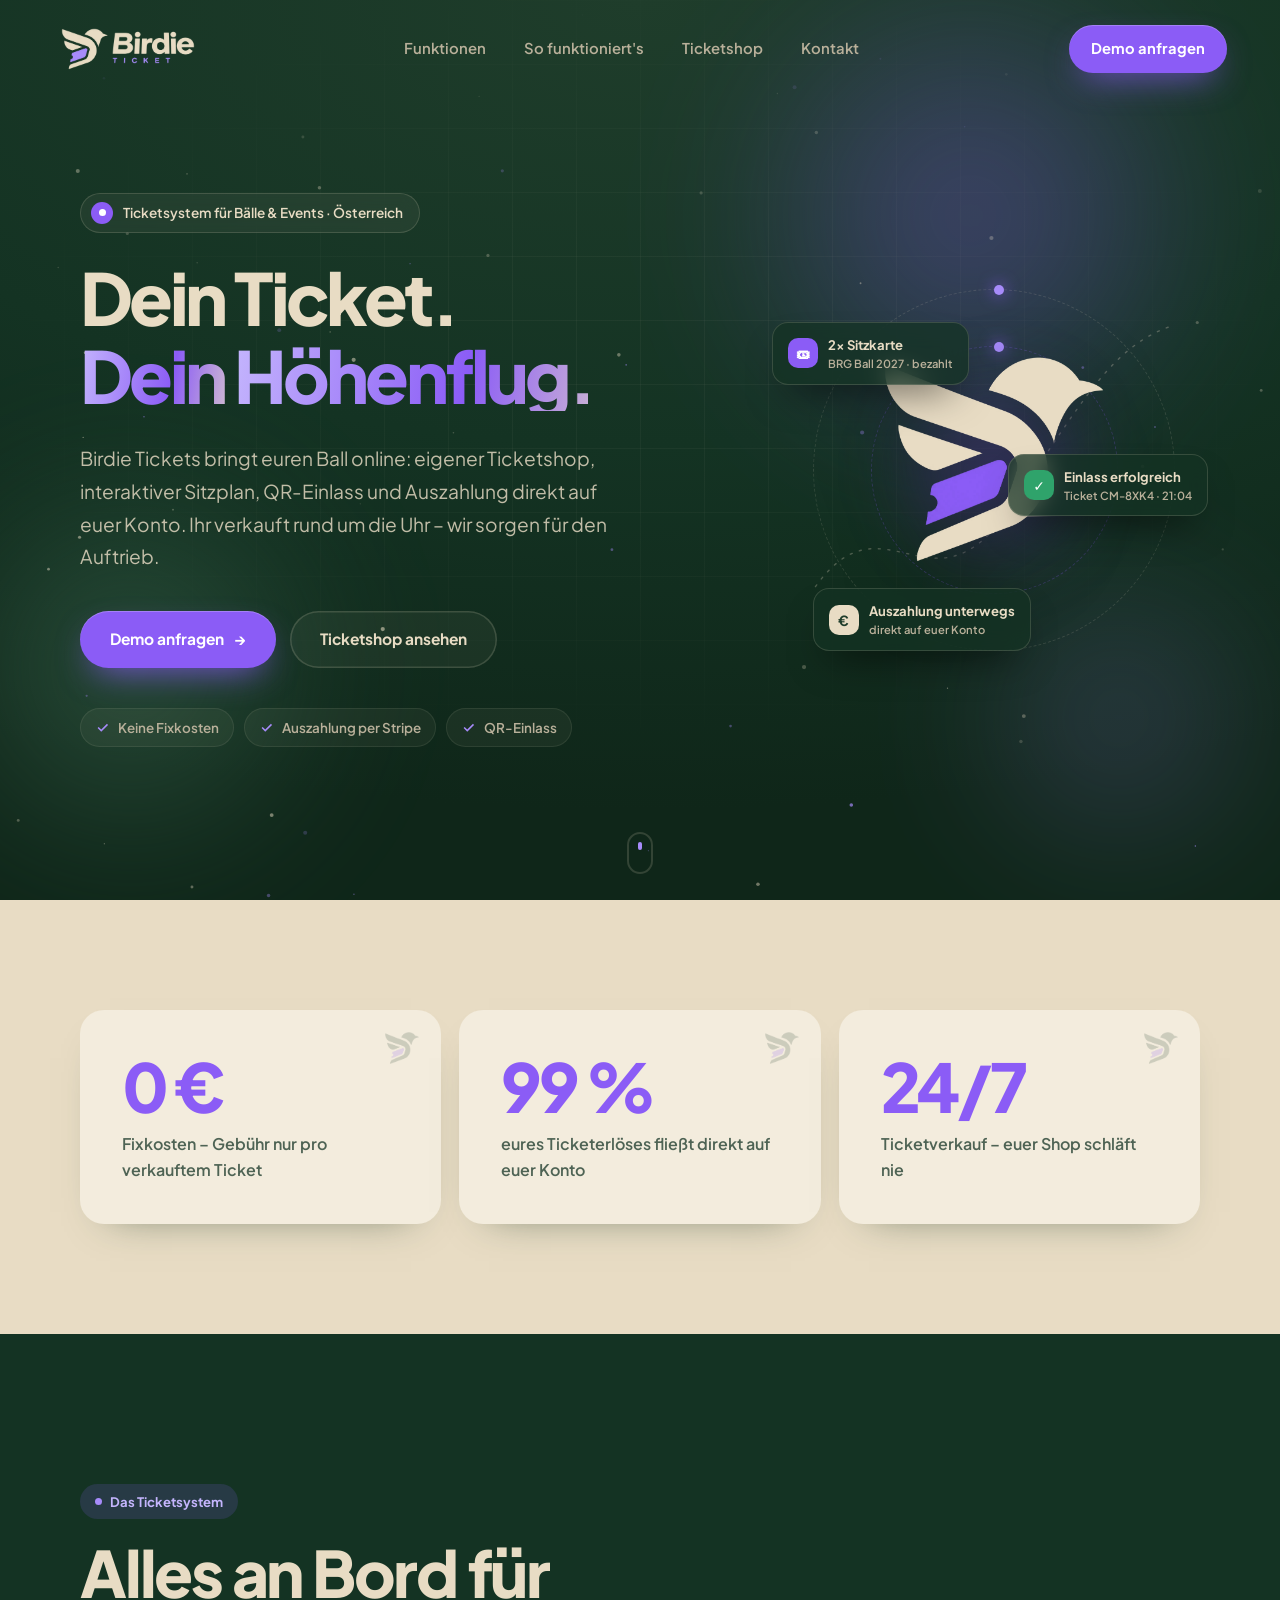
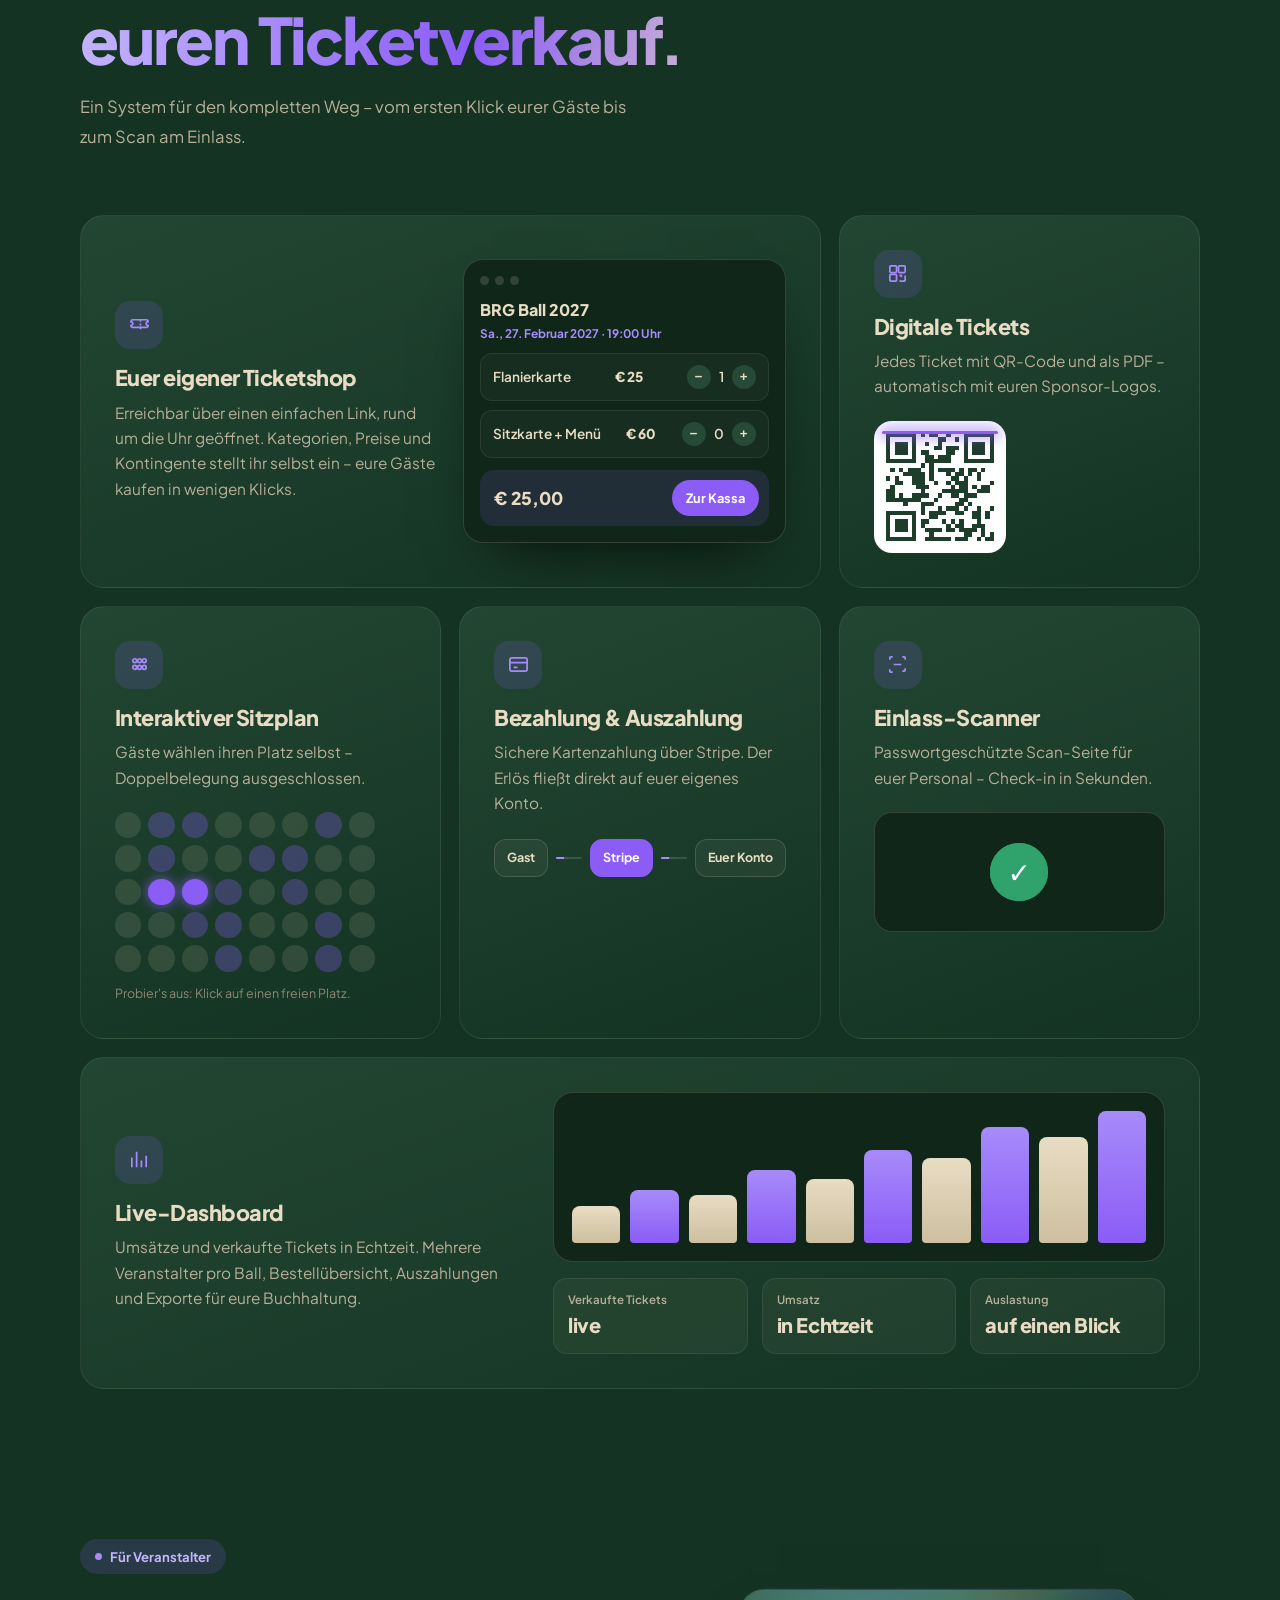
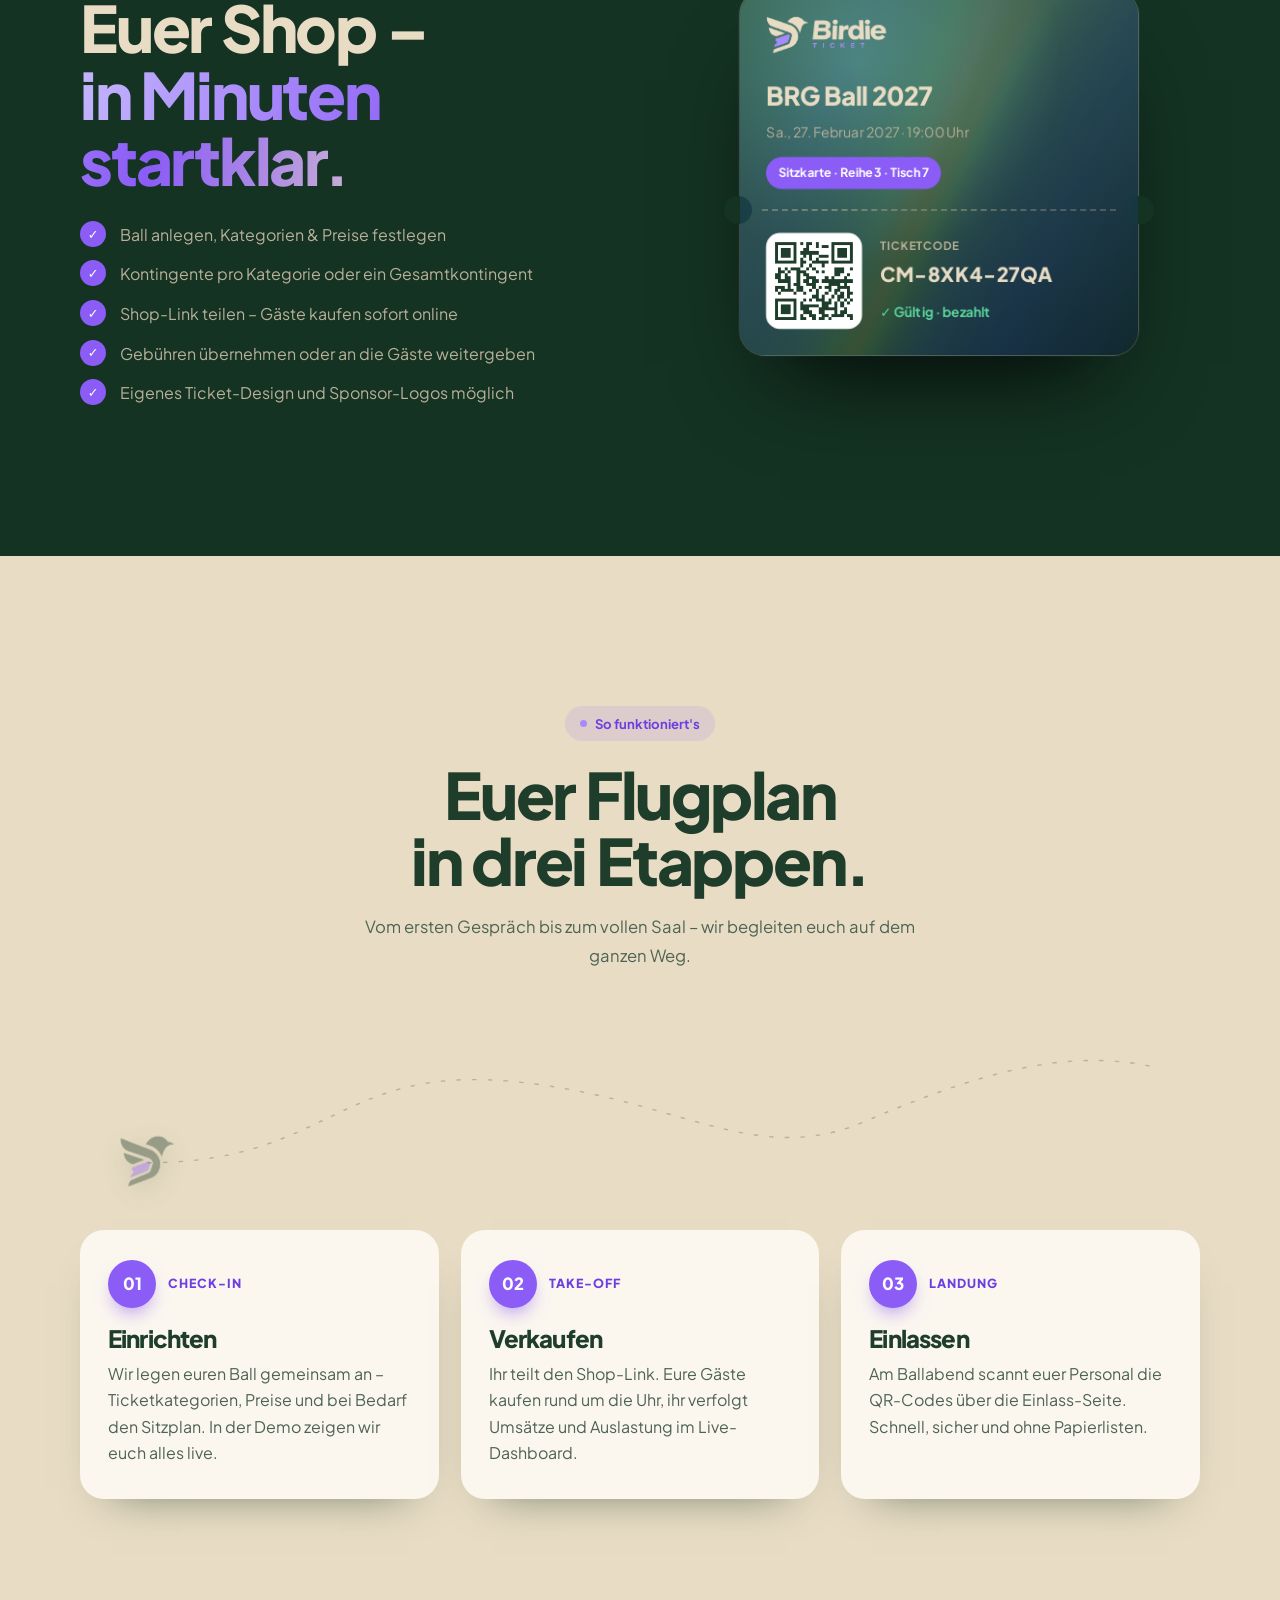
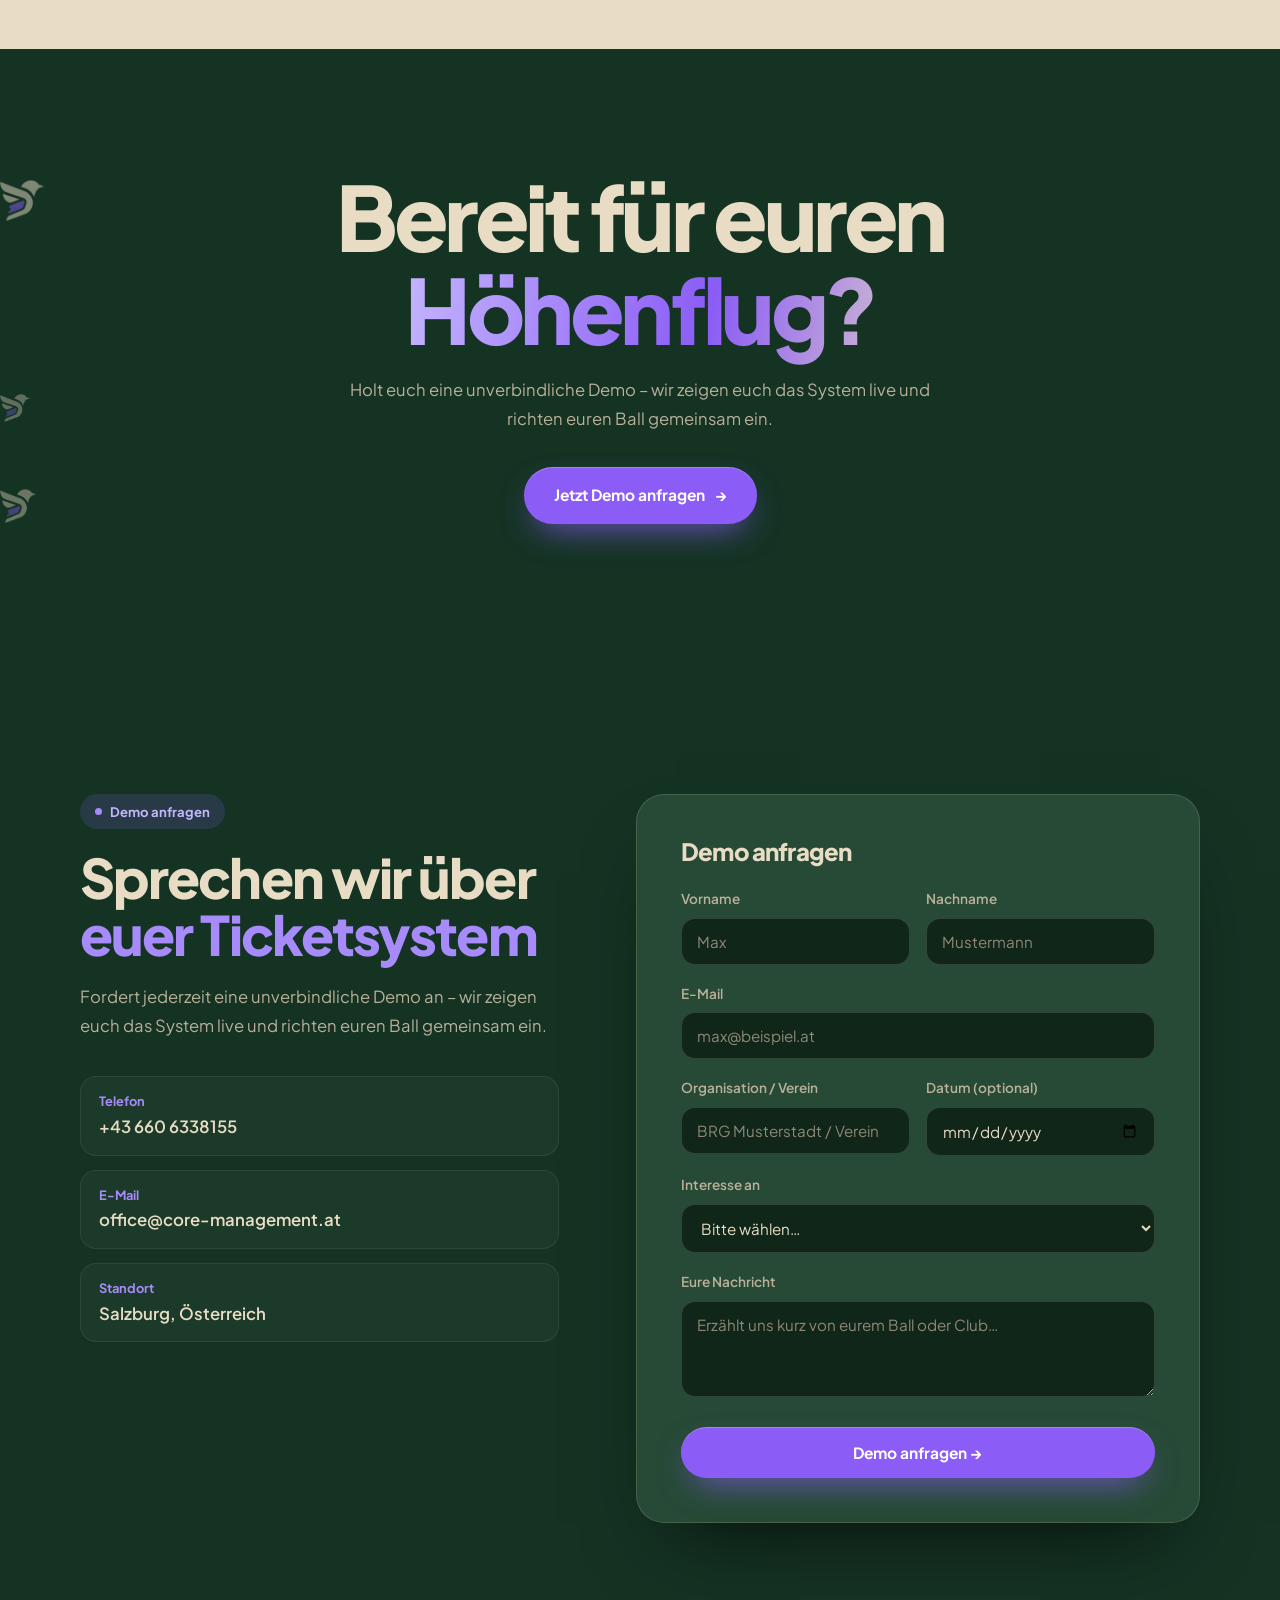
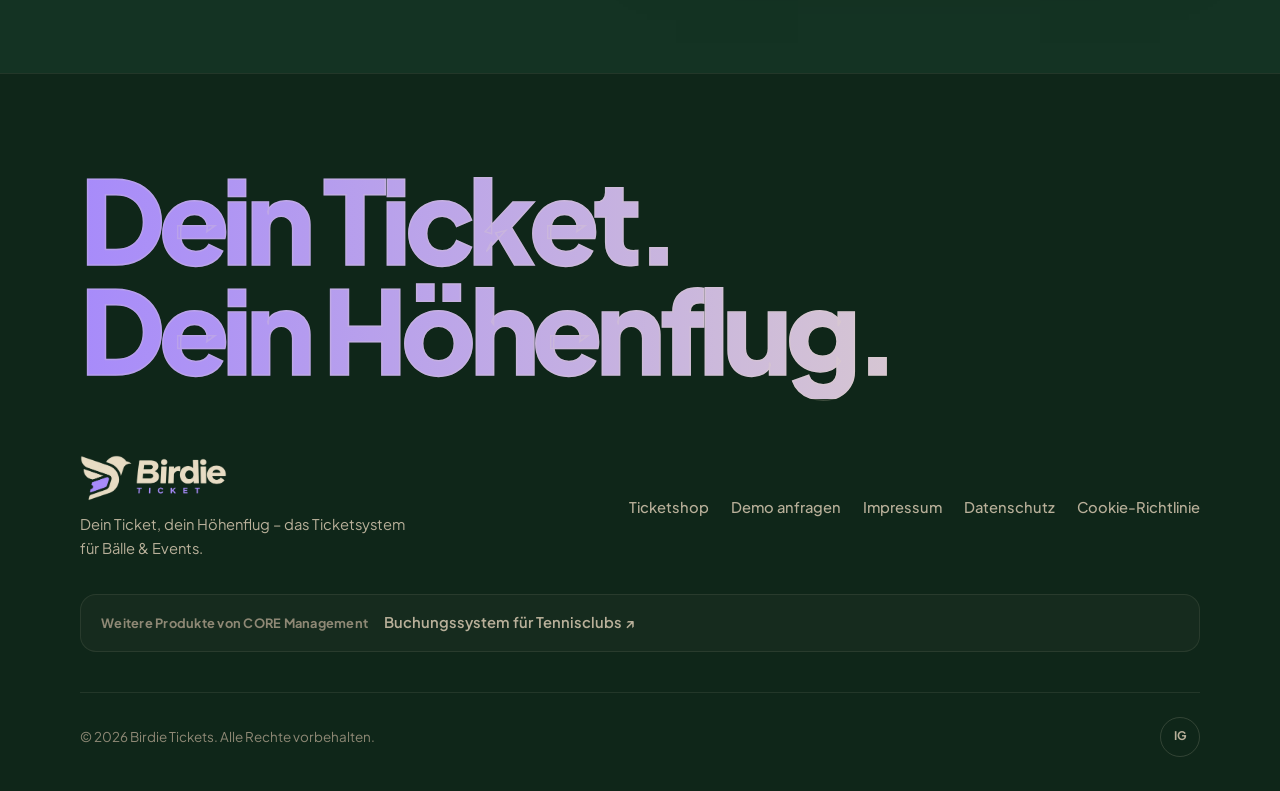
<file: index.html>
<!DOCTYPE html>
<html lang="de">
<head>
<meta charset="UTF-8">
<meta name="viewport" content="width=device-width, initial-scale=1.0">
<title>Birdie Tickets – Dein Ticket, dein Höhenflug</title>
<meta name="description" content="Birdie Tickets – dein Ticket, dein Höhenflug. Das Ticketsystem für Bälle und Events: eigener Online-Ticketshop, interaktiver Sitzplan, QR-Einlass und Auszahlung direkt per Stripe.">
<meta property="og:title" content="Birdie Tickets – Dein Ticket, dein Höhenflug">
<meta property="og:description" content="Verkauft eure Balltickets komplett online: Shop, Sitzplan, QR-Einlass, Auszahlung per Stripe.">
<meta property="og:type" content="website">
<meta name="theme-color" content="#143323">
<link rel="preconnect" href="https://fonts.googleapis.com">
<link rel="preconnect" href="https://fonts.gstatic.com" crossorigin>
<link href="https://fonts.googleapis.com/css2?family=Plus+Jakarta+Sans:ital,wght@0,400;0,500;0,600;0,700;0,800;1,700&display=swap" rel="stylesheet">
<link rel="icon" type="image/png" href="favicon.png?v=2">
<link rel="stylesheet" href="assets/home.css?v=20261116a">
</head>
<body>

<div class="progress" id="progress"></div>
<div class="altimeter" id="altimeter" aria-hidden="true">
  <div class="alt-txt">Flughöhe <b id="altVal">0 m</b></div>
  <div class="alt-track"><div class="alt-fill" id="altFill"></div><img class="alt-bird" id="altBird" src="assets/birdie-bird.png?v=1" alt=""></div>
</div>

<nav id="nav">
  <a href="#top" class="logo"><img src="assets/birdie-logo-light.png?v=1" alt="Birdie Tickets"></a>
  <ul>
    <li><a href="#funktionen">Funktionen</a></li>
    <li><a href="#ablauf">So funktioniert's</a></li>
    <li><a href="tickets.html">Ticketshop</a></li>
    <li><a href="#demo">Kontakt</a></li>
  </ul>
  <a href="#demo" class="btn btn-gold nav-cta magnetic">Demo anfragen</a>
  <button class="nav-toggle" id="navToggle" aria-label="Menü"><span></span><span></span><span></span></button>
</nav>

<!-- HERO -->
<section class="hero" id="top">
  <div class="aurora"><i></i><i></i><i></i></div>
  <div class="hero-grid"></div>
  <canvas id="sky"></canvas>
  <div class="wrap">
    <div class="hero-text">
      <span class="pill reveal"><span class="dot"></span>Ticketsystem für Bälle &amp; Events · Österreich</span>
      <h1 aria-label="Dein Ticket. Dein Höhenflug.">
        <span class="line"><span class="w">Dein</span> <span class="w">Ticket.</span></span>
        <span class="line"><span class="w grad">Dein</span> <span class="w grad">Höhenflug.</span></span>
      </h1>
      <p class="hero-desc reveal d2">Birdie Tickets bringt euren Ball online: eigener Ticketshop, interaktiver Sitzplan, QR-Einlass und Auszahlung direkt auf euer Konto. Ihr verkauft rund um die Uhr – wir sorgen für den Auftrieb.</p>
      <div class="hero-actions reveal d3">
        <a href="#demo" class="btn btn-gold magnetic">Demo anfragen <span class="arr">→</span></a>
        <a href="tickets.html" class="btn btn-ghost magnetic">Ticketshop ansehen</a>
      </div>
      <div class="hero-trust reveal d4">
        <span><svg viewBox="0 0 24 24" fill="none" stroke="currentColor" stroke-width="2.4"><path d="m5 12 5 5L20 7"/></svg>Keine Fixkosten</span>
        <span><svg viewBox="0 0 24 24" fill="none" stroke="currentColor" stroke-width="2.4"><path d="m5 12 5 5L20 7"/></svg>Auszahlung per Stripe</span>
        <span><svg viewBox="0 0 24 24" fill="none" stroke="currentColor" stroke-width="2.4"><path d="m5 12 5 5L20 7"/></svg>QR-Einlass</span>
      </div>
    </div>

    <div class="flight reveal d2" id="flight">
      <div class="orbit"></div><div class="orbit o2"></div>
      <svg class="path" viewBox="0 0 600 600" aria-hidden="true">
        <path class="route" d="M40,470 C140,330 210,520 320,360 S470,120 560,90"/>
      </svg>
      <div class="bird-glow"></div>
      <div class="bird" data-depth="18"><img src="assets/birdie-bird.png?v=1" alt="Birdie Vogel"></div>
      <span class="fly-tkt"></span><span class="fly-tkt f2"></span><span class="fly-tkt f3"></span>
      <div class="card-f c1" data-depth="-26"><span class="ic">🎟</span><div>2× Sitzkarte<small>BRG Ball 2027 · bezahlt</small></div></div>
      <div class="card-f c2" data-depth="30"><span class="ic ok">✓</span><div>Einlass erfolgreich<small>Ticket CM-8XK4 · 21:04</small></div></div>
      <div class="card-f c3" data-depth="-14"><span class="ic b">€</span><div>Auszahlung unterwegs<small>direkt auf euer Konto</small></div></div>
    </div>
  </div>
  <div class="scroll-cue" aria-hidden="true"></div>
</section>

<!-- ZAHLEN -->
<section class="stats on-beige">
  <div class="wrap">
    <div class="stats-grid">
      <div class="stat reveal"><div class="stat-num"><span data-count="0">0</span> €</div><div class="stat-label">Fixkosten – Gebühr nur pro verkauftem Ticket</div></div>
      <div class="stat reveal d1"><div class="stat-num"><span data-count="100">0</span> %</div><div class="stat-label">eures Ticketerlöses fließt direkt auf euer Konto</div></div>
      <div class="stat reveal d2"><div class="stat-num">24/7</div><div class="stat-label">Ticketverkauf – euer Shop schläft nie</div></div>
    </div>
  </div>
</section>

<!-- FUNKTIONEN -->
<section id="funktionen">
  <div class="wrap">
    <div class="sec-head">
      <span class="label reveal">Das Ticketsystem</span>
      <h2 class="head reveal d1">Alles an Bord für<br><span class="grad">euren Ticketverkauf.</span></h2>
      <p class="sub reveal d2" style="margin-top:20px">Ein System für den kompletten Weg – vom ersten Klick eurer Gäste bis zum Scan am Einlass.</p>
    </div>

    <div class="bento">
      <div class="tile t-shop reveal">
        <div>
          <div class="ico"><svg viewBox="0 0 24 24" fill="none" stroke="currentColor" stroke-width="1.8"><path d="M3 8a2 2 0 0 1 2-2h14a2 2 0 0 1 2 2 2 2 0 0 0 0 4 2 2 0 0 1-2 2H5a2 2 0 0 1-2-2 2 2 0 0 0 0-4Z"/><path d="M13 6v12" stroke-dasharray="2 2"/></svg></div>
          <h3>Euer eigener Ticketshop</h3>
          <p>Erreichbar über einen einfachen Link, rund um die Uhr geöffnet. Kategorien, Preise und Kontingente stellt ihr selbst ein – eure Gäste kaufen in wenigen Klicks.</p>
        </div>
        <div class="mini-shop" id="miniShop">
          <div class="bar"><i></i><i></i><i></i></div>
          <div class="ev">BRG Ball 2027<small>Sa., 27. Februar 2027 · 19:00 Uhr</small></div>
          <div class="mrow" data-price="25"><span>Flanierkarte</span><b>€ 25</b><span class="q"><button type="button" data-d="-1" aria-label="weniger">−</button><span class="n">1</span><button type="button" data-d="1" aria-label="mehr">+</button></span></div>
          <div class="mrow" data-price="60"><span>Sitzkarte + Menü</span><b>€ 60</b><span class="q"><button type="button" data-d="-1" aria-label="weniger">−</button><span class="n">0</span><button type="button" data-d="1" aria-label="mehr">+</button></span></div>
          <div class="mini-buy"><b id="miniSum">€ 25,00</b><span>Zur Kassa</span></div>
        </div>
      </div>

      <div class="tile t-qr reveal d1">
        <div class="ico"><svg viewBox="0 0 24 24" fill="none" stroke="currentColor" stroke-width="1.8"><rect x="4" y="4" width="7" height="7" rx="1"/><rect x="13" y="4" width="7" height="7" rx="1"/><rect x="4" y="13" width="7" height="7" rx="1"/><path d="M14 14h2v2m4-2v6m-6 0h6"/></svg></div>
        <h3>Digitale Tickets</h3>
        <p>Jedes Ticket mit QR-Code und als PDF – automatisch mit euren Sponsor-Logos.</p>
        <div class="qr-box"><i></i></div>
      </div>

      <div class="tile t-seat reveal">
        <div class="ico"><svg viewBox="0 0 24 24" fill="none" stroke="currentColor" stroke-width="1.8"><circle cx="7" cy="8" r="2"/><circle cx="12" cy="8" r="2"/><circle cx="17" cy="8" r="2"/><circle cx="7" cy="15" r="2"/><circle cx="12" cy="15" r="2"/><circle cx="17" cy="15" r="2"/></svg></div>
        <h3>Interaktiver Sitzplan</h3>
        <p>Gäste wählen ihren Platz selbst – Doppelbelegung ausgeschlossen.</p>
        <div class="seats" id="seatDemo"></div>
        <div class="seat-hint">Probier's aus: Klick auf einen freien Platz.</div>
      </div>

      <div class="tile t-pay reveal d1">
        <div class="ico"><svg viewBox="0 0 24 24" fill="none" stroke="currentColor" stroke-width="1.8"><rect x="3" y="5" width="18" height="14" rx="2"/><path d="M3 10h18M7 15h4"/></svg></div>
        <h3>Bezahlung &amp; Auszahlung</h3>
        <p>Sichere Kartenzahlung über Stripe. Der Erlös fließt direkt auf euer eigenes Konto.</p>
        <div class="payflow"><span class="n">Gast</span><span class="wire"></span><span class="n v">Stripe</span><span class="wire w2"></span><span class="n">Euer Konto</span></div>
      </div>

      <div class="tile t-scan reveal d2">
        <div class="ico"><svg viewBox="0 0 24 24" fill="none" stroke="currentColor" stroke-width="1.8"><path d="M4 7V5a1 1 0 0 1 1-1h2M4 17v2a1 1 0 0 0 1 1h2m10-16h2a1 1 0 0 1 1 1v2m-3 12h2a1 1 0 0 0 1-1v-2M8 12h8"/></svg></div>
        <h3>Einlass-Scanner</h3>
        <p>Passwortgeschützte Scan-Seite für euer Personal – Check-in in Sekunden.</p>
        <div class="scanner"><span class="ring"></span><span class="ok">✓</span></div>
      </div>

      <div class="tile t-dash reveal">
        <div>
          <div class="ico"><svg viewBox="0 0 24 24" fill="none" stroke="currentColor" stroke-width="1.8"><path d="M4 20V10m5 10V4m5 16v-7m5 7V8"/></svg></div>
          <h3>Live-Dashboard</h3>
          <p>Umsätze und verkaufte Tickets in Echtzeit. Mehrere Veranstalter pro Ball, Bestellübersicht, Auszahlungen und Exporte für eure Buchhaltung.</p>
        </div>
        <div>
          <div class="chart" id="chart">
            <i style="--h:28%"></i><i style="--h:40%"></i><i style="--h:36%"></i><i style="--h:55%"></i><i style="--h:48%"></i><i style="--h:70%"></i><i style="--h:64%"></i><i style="--h:88%"></i><i style="--h:80%"></i><i style="--h:100%"></i>
          </div>
          <div class="kpis"><div><small>Verkaufte Tickets</small><b>live</b></div><div><small>Umsatz</small><b>in Echtzeit</b></div><div><small>Auslastung</small><b>auf einen Blick</b></div></div>
        </div>
      </div>
    </div>
  </div>
</section>

<!-- SHOWCASE -->
<section style="padding-top:0">
  <div class="wrap show">
    <div>
      <span class="label reveal">Für Veranstalter</span>
      <h2 class="head reveal d1">Euer Shop –<br><span class="grad">in Minuten startklar.</span></h2>
      <ul class="checks reveal d2">
        <li>Ball anlegen, Kategorien &amp; Preise festlegen</li>
        <li>Kontingente pro Kategorie oder ein Gesamtkontingent</li>
        <li>Shop-Link teilen – Gäste kaufen sofort online</li>
        <li>Gebühren übernehmen oder an die Gäste weitergeben</li>
        <li>Eigenes Ticket-Design und Sponsor-Logos möglich</li>
      </ul>
    </div>
    <div class="stage3d reveal d2">
      <div class="tk3d" id="tk3d">
        <div class="tk-top">
          <img src="assets/birdie-logo-light.png?v=1" alt="Birdie Tickets">
          <div class="tk-ev">BRG Ball 2027</div>
          <div class="tk-meta">Sa., 27. Februar 2027 · 19:00 Uhr</div>
          <span class="tk-cat">Sitzkarte · Reihe 3 · Tisch 7</span>
        </div>
        <div class="tk-cut"></div>
        <div class="tk-bot">
          <div class="qr-box"><i></i></div>
          <div class="tk-code"><small>Ticketcode</small><b>CM-8XK4-27QA</b><span>✓ Gültig · bezahlt</span></div>
        </div>
        <div class="holo"></div><div class="glare"></div>
      </div>
    </div>
  </div>
</section>

<!-- FLUGPLAN / ABLAUF -->
<section class="on-beige" id="ablauf">
  <div class="wrap">
    <div class="sec-head center">
      <span class="label reveal">So funktioniert's</span>
      <h2 class="head reveal d1" style="color:var(--ink)">Euer Flugplan<br>in drei Etappen.</h2>
      <p class="sub reveal d2" style="margin-top:18px">Vom ersten Gespräch bis zum vollen Saal – wir begleiten euch auf dem ganzen Weg.</p>
    </div>
    <div class="plan" id="plan">
      <svg viewBox="0 0 1000 220" preserveAspectRatio="none" aria-hidden="true">
        <path class="base" d="M60,180 C220,180 230,40 380,60 S600,190 700,120 S880,10 960,40"/>
        <path class="drawn" id="planPath" d="M60,180 C220,180 230,40 380,60 S600,190 700,120 S880,10 960,40"/>
      </svg>
      <img class="plan-bird" id="planBird" src="assets/birdie-bird-dark.png?v=1" alt="">
      <div class="steps">
        <div class="step reveal">
          <div class="step-top"><span class="step-num">01</span><span class="step-tag">Check-in</span></div>
          <h3>Einrichten</h3>
          <p>Wir legen euren Ball gemeinsam an – Ticketkategorien, Preise und bei Bedarf den Sitzplan. In der Demo zeigen wir euch alles live.</p>
        </div>
        <div class="step reveal d1">
          <div class="step-top"><span class="step-num">02</span><span class="step-tag">Take-off</span></div>
          <h3>Verkaufen</h3>
          <p>Ihr teilt den Shop-Link. Eure Gäste kaufen rund um die Uhr, ihr verfolgt Umsätze und Auslastung im Live-Dashboard.</p>
        </div>
        <div class="step reveal d2">
          <div class="step-top"><span class="step-num">03</span><span class="step-tag">Landung</span></div>
          <h3>Einlassen</h3>
          <p>Am Ballabend scannt euer Personal die QR-Codes über die Einlass-Seite. Schnell, sicher und ohne Papierlisten.</p>
        </div>
      </div>
    </div>
  </div>
</section>

<!-- CTA -->
<section class="cta-band">
  <div class="birds" aria-hidden="true">
    <img src="assets/birdie-bird.png?v=1" alt="" style="top:22%;animation-duration:19s;animation-delay:-3s">
    <img src="assets/birdie-bird.png?v=1" alt="" style="top:58%;width:30px;animation-duration:26s;animation-delay:-14s;opacity:.35">
    <img src="assets/birdie-bird.png?v=1" alt="" style="top:74%;width:36px;animation-duration:22s;animation-delay:-8s;opacity:.4">
  </div>
  <div class="wrap">
    <h2 class="reveal">Bereit für euren<br><span class="grad">Höhenflug?</span></h2>
    <p class="sub reveal d1">Holt euch eine unverbindliche Demo – wir zeigen euch das System live und richten euren Ball gemeinsam ein.</p>
    <a href="#demo" class="btn btn-gold magnetic reveal d2">Jetzt Demo anfragen <span class="arr">→</span></a>
  </div>
</section>

<!-- DEMO / CONTACT -->
<section class="demo" id="demo">
  <div class="wrap">
    <div class="demo-grid">
      <div class="demo-info">
        <span class="label">Demo anfragen</span>
        <h2>Sprechen wir über<br><em>euer Ticketsystem</em></h2>
        <p class="sub">Fordert jederzeit eine unverbindliche Demo an – wir zeigen euch das System live und richten euren Ball gemeinsam ein.</p>
        <div class="demo-details">
          <div><div class="lbl">Telefon</div><div class="val">+43 660 6338155</div></div>
          <div><div class="lbl">E-Mail</div><div class="val">office@core-management.at</div></div>
          <div><div class="lbl">Standort</div><div class="val">Salzburg, Österreich</div></div>
        </div>
      </div>
      <div class="demo-form">
        <h3>Demo anfragen</h3>
        <form id="contactForm" action="https://formspree.io/f/xkoqeydl" method="POST">
          <input type="hidden" name="_subject" value="Neue Demo-Anfrage von der Website">
          <div class="fg-row">
            <div class="fg"><label>Vorname</label><input type="text" name="vorname" placeholder="Max" required></div>
            <div class="fg"><label>Nachname</label><input type="text" name="nachname" placeholder="Mustermann" required></div>
          </div>
          <div class="fg"><label>E-Mail</label><input type="email" name="email" placeholder="max@beispiel.at" required></div>
          <div class="fg-row">
            <div class="fg"><label>Organisation / Verein</label><input type="text" name="organisation" placeholder="BRG Musterstadt / Verein"></div>
            <div class="fg"><label>Datum (optional)</label><input type="date" name="datum"></div>
          </div>
          <div class="fg"><label>Interesse an</label><select name="interesse"><option value="">Bitte wählen…</option><option>Ticketsystem für Bälle</option><option>Noch unsicher</option></select></div>
          <div class="fg"><label>Eure Nachricht</label><textarea name="nachricht" placeholder="Erzählt uns kurz von eurem Ball oder Club…"></textarea></div>
          <div id="formMsg" style="display:none;padding:10px 0;font-size:0.86rem;color:var(--gold)"></div>
          <button type="submit" class="btn btn-gold submit-btn" id="submitBtn">Demo anfragen →</button>
        </form>
      </div>
    </div>
  </div>
</section>


<!-- FOOTER -->
<footer>
  <div class="wrap">
    <div class="f-slogan" id="fSlogan">Dein Ticket.<br>Dein Höhenflug.</div>
    <div class="footer-top">
      <div>
        <a href="#top" class="footer-logo"><img src="assets/birdie-logo-light.png?v=1" alt="Birdie Tickets"></a>
        <div class="footer-tagline">Dein Ticket, dein Höhenflug – das Ticketsystem für Bälle &amp; Events.</div>
      </div>
      <div class="footer-links">
        <a href="tickets.html">Ticketshop</a>
        <a href="#demo">Demo anfragen</a>
        <a href="impressum.html">Impressum</a>
        <a href="datenschutz.html">Datenschutz</a>
        <a href="cookie-policy.html">Cookie-Richtlinie</a>
      </div>
    </div>
    <div class="footer-more">
      <span>Weitere Produkte von CORE Management</span>
      <a href="https://tennis.core-management.at/home.html" target="_blank" rel="noopener">Buchungssystem für Tennisclubs ↗</a>
    </div>
    <div class="footer-bottom">
      <p>© 2026 Birdie Tickets. Alle Rechte vorbehalten.</p>
      <div class="socials"><a href="https://www.instagram.com/core_mgt/" target="_blank" rel="noopener" aria-label="Instagram">IG</a></div>
    </div>
  </div>
</footer>

<script src="assets/home.js?v=20261107c"></script>
<script>
  // Demo-Formular (Formspree)
  const form = document.getElementById('contactForm');
  if (form) {
    form.addEventListener('submit', async (e) => {
      e.preventDefault();
      const btn = document.getElementById('submitBtn');
      const msg = document.getElementById('formMsg');
      btn.textContent = 'Wird gesendet…'; btn.disabled = true;
      try {
        const res = await fetch(form.action, { method: 'POST', body: new FormData(form), headers: { 'Accept': 'application/json' } });
        if (!res.ok) throw new Error();
        msg.style.display = 'block'; msg.style.color = 'var(--gold)';
        msg.textContent = '✓ Danke! Eure Demo-Anfrage wurde gesendet. Wir melden uns bald bei euch.';
        form.reset(); btn.textContent = 'Gesendet ✓';
      } catch {
        msg.style.display = 'block'; msg.style.color = '#e07070';
        msg.textContent = '✗ Fehler beim Senden. Bitte schreibt uns direkt an office@core-management.at';
        btn.textContent = 'Demo anfragen →'; btn.disabled = false;
      }
    });
  }
</script>
</body>
</html>
</file>
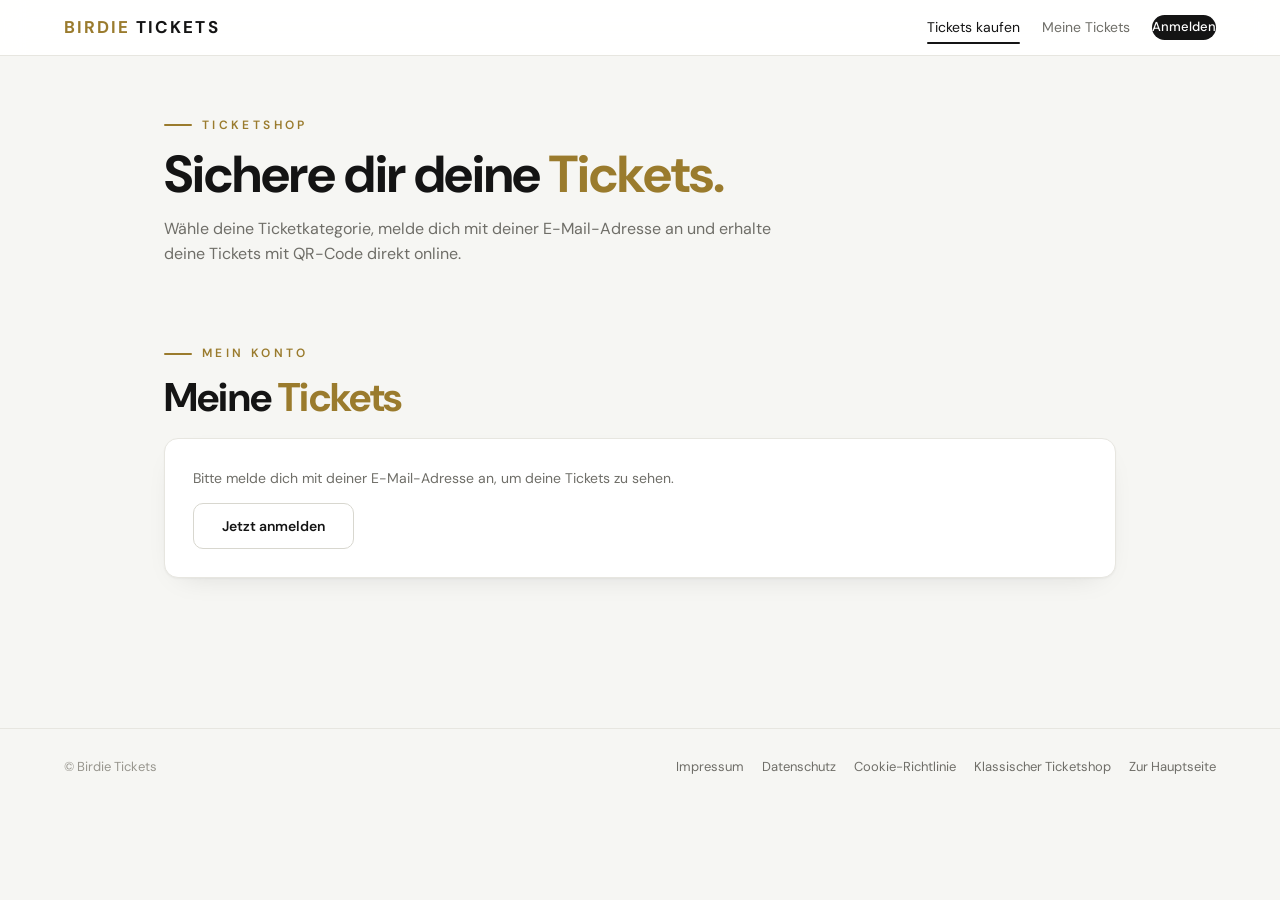
<file: shop/index.html>
<!DOCTYPE html>
<html lang="de">
<head>
<meta charset="UTF-8">
<meta name="viewport" content="width=device-width, initial-scale=1.0">
<title>Ticketshop – Birdie Tickets</title>
<link rel="preconnect" href="https://fonts.googleapis.com">
<link href="https://fonts.googleapis.com/css2?family=DM+Sans:ital,opsz,wght@0,9..40,400;0,9..40,500;0,9..40,600;0,9..40,700;1,9..40,400&display=swap" rel="stylesheet">
<link rel="icon" type="image/png" href="../favicon.png">
<link rel="stylesheet" href="shop.css?v=20261107a">
<script src="../assets/supabase.js?v=20261107a"></script>
<script src="../assets/qrcode.js?v=20261107a"></script>
<script src="../assets/ticket-pdf.js?v=20261107a"></script>
</head>
<body>

<nav class="shop-nav">
  <a href="../index.html" class="logo"><span>BIRDIE</span> TICKETS</a>
  <div class="links">
    <a href="./" class="active">Tickets kaufen</a>
    <a href="#meine-tickets" id="navMyTickets">Meine Tickets</a>
    <a href="../dashboard.html" id="navDash" style="display:none">Dashboard</a>
    <a href="#" id="navAuth" class="nav-user">Anmelden</a>
  </div>
</nav>

<div class="wrap">
  <div class="page-head">
    <div class="eyebrow">Ticketshop</div>
    <h1>Sichere dir deine <em>Tickets.</em></h1>
    <p>Wähle deine Ticketkategorie, melde dich mit deiner E-Mail-Adresse an und erhalte deine Tickets mit QR-Code direkt online.</p>
  </div>

  <div id="shopMsg" class="msg"></div>
  <div id="eventList"></div>

  <!-- Meine Tickets -->
  <section id="meine-tickets" style="margin-top:70px">
    <div class="page-head" style="margin-bottom:20px">
      <div class="eyebrow">Mein Konto</div>
      <h1 style="font-size:clamp(28px,4vw,40px)">Meine <em>Tickets</em></h1>
    </div>
    <div id="myTicketsArea" class="card">
      <p class="sub">Bitte melde dich mit deiner E-Mail-Adresse an, um deine Tickets zu sehen.</p>
      <p style="margin-top:14px"><button class="btn btn-ghost" onclick="openLogin()">Jetzt anmelden</button></p>
    </div>
  </section>
</div>

<!-- Warenkorb-Leiste -->
<div class="cart-bar" id="cartBar">
  <div class="desc" id="cartDesc"></div>
  <div class="sum" id="cartSum"></div>
  <button class="btn btn-gold" id="btnCheckout">Zur Kassa</button>
</div>

<!-- Login / Verifizierung -->
<div class="modal-backdrop" id="loginModal">
  <div class="modal">
    <h2>Anmelden</h2>
    <p class="sub">Gib deine E-Mail-Adresse ein – wir senden dir einen 6-stelligen Verifizierungscode.</p>
    <div id="loginStep1">
      <label for="loginEmail">E-Mail-Adresse</label>
      <input type="email" id="loginEmail" placeholder="deine@email.at" autocomplete="email">
      <div class="msg" id="loginMsg1"></div>
      <div style="display:flex;gap:10px;margin-top:20px">
        <button class="btn btn-gold" id="btnSendCode">Code senden</button>
        <button class="btn btn-ghost" onclick="closeModal('loginModal')">Abbrechen</button>
      </div>
    </div>
    <div id="loginStep2" style="display:none">
      <div class="msg info show" id="sentInfo"></div>
      <label for="loginCode">Verifizierungscode (aus der E-Mail)</label>
      <input type="text" id="loginCode" class="code-input" maxlength="8" inputmode="numeric" autocomplete="one-time-code" placeholder="••••••">
      <div class="msg" id="loginMsg2"></div>
      <div style="display:flex;gap:10px;margin-top:20px;flex-wrap:wrap">
        <button class="btn btn-gold" id="btnVerify">Bestätigen</button>
        <button class="btn btn-ghost btn-sm" id="btnResend">E-Mail erneut senden</button>
        <button class="btn btn-ghost btn-sm" onclick="backToStep1()">E-Mail ändern</button>
      </div>
      <p class="hint" style="margin-top:10px">Tipp: Du kannst auch einfach den Anmelde-Link in der E-Mail anklicken – dann bist du automatisch angemeldet.</p>
    </div>
  </div>
</div>

<!-- Sitzplatz-Auswahl -->
<div class="modal-backdrop" id="seatModal">
  <div class="modal modal-wide">
    <h2 id="seatTitle">Sitzplätze wählen</h2>
    <p class="sub" id="seatSub"></p>
    <div class="seat-howto">So wählst du: Tippe unten im Saalplan direkt auf die <b>goldenen freien Plätze</b> ✦. Deine Auswahl leuchtet auf. Wenn genug Plätze gewählt sind, wird „Weiter" aktiv.</div>
    <div class="seat-legend">
      <span><i class="seat free"></i> frei</span>
      <span><i class="seat sel"></i> gewählt</span>
      <span><i class="seat taken"></i> belegt</span>
    </div>
    <div id="seatMapArea" class="seat-map"></div>
    <div style="display:flex;gap:10px;margin-top:18px;align-items:center;flex-wrap:wrap">
      <span id="seatCount" class="seat-count"></span>
      <span style="flex:1"></span>
      <button class="btn btn-gold" id="btnSeatConfirm" disabled>Weiter</button>
      <button class="btn btn-ghost" onclick="closeModal('seatModal')">Abbrechen</button>
    </div>
  </div>
</div>

<!-- Checkout -->
<div class="modal-backdrop" id="checkoutModal">
  <div class="modal modal-wide">
    <h2>Bestellung abschließen</h2>
    <p class="sub" id="checkoutEmail"></p>
    <div id="checkoutItems"></div>
    <p class="checkout-total" id="checkoutTotal"></p>
    <p class="hint" id="checkoutNote"></p>
    <div class="msg" id="checkoutMsg"></div>
    <div style="display:flex;gap:10px;margin-top:20px">
      <button class="btn btn-gold" id="btnPlaceOrder">Verbindlich bestellen</button>
      <button class="btn btn-ghost" onclick="closeModal('checkoutModal')">Zurück</button>
    </div>
  </div>
</div>

<!-- Bestell-Erfolg -->
<div class="modal-backdrop" id="successModal">
  <div class="modal modal-wide">
    <h2>Danke für deine Bestellung! 🎉</h2>
    <p class="sub" id="successSub"></p>
    <div id="successTickets"></div>
    <div style="display:flex;gap:10px;margin-top:22px">
      <button class="btn btn-gold" onclick="closeModal('successModal');location.hash='#meine-tickets';renderMyTickets()">Zu meinen Tickets</button>
    </div>
  </div>
</div>

<footer class="shop-footer">
  <div>© Birdie Tickets</div>
  <div style="display:flex;gap:18px;flex-wrap:wrap">
    <a href="../impressum.html">Impressum</a>
    <a href="../datenschutz.html">Datenschutz</a>
    <a href="../cookie-policy.html">Cookie-Richtlinie</a>
    <a href="../tickets.html">Klassischer Ticketshop</a>
    <a href="../index.html">Zur Hauptseite</a>
  </div>
</footer>

<script src="../assets/store.js?v=20261107a"></script>
<script src="shop.js?v=20261107a"></script>
</body>
</html>
</file>
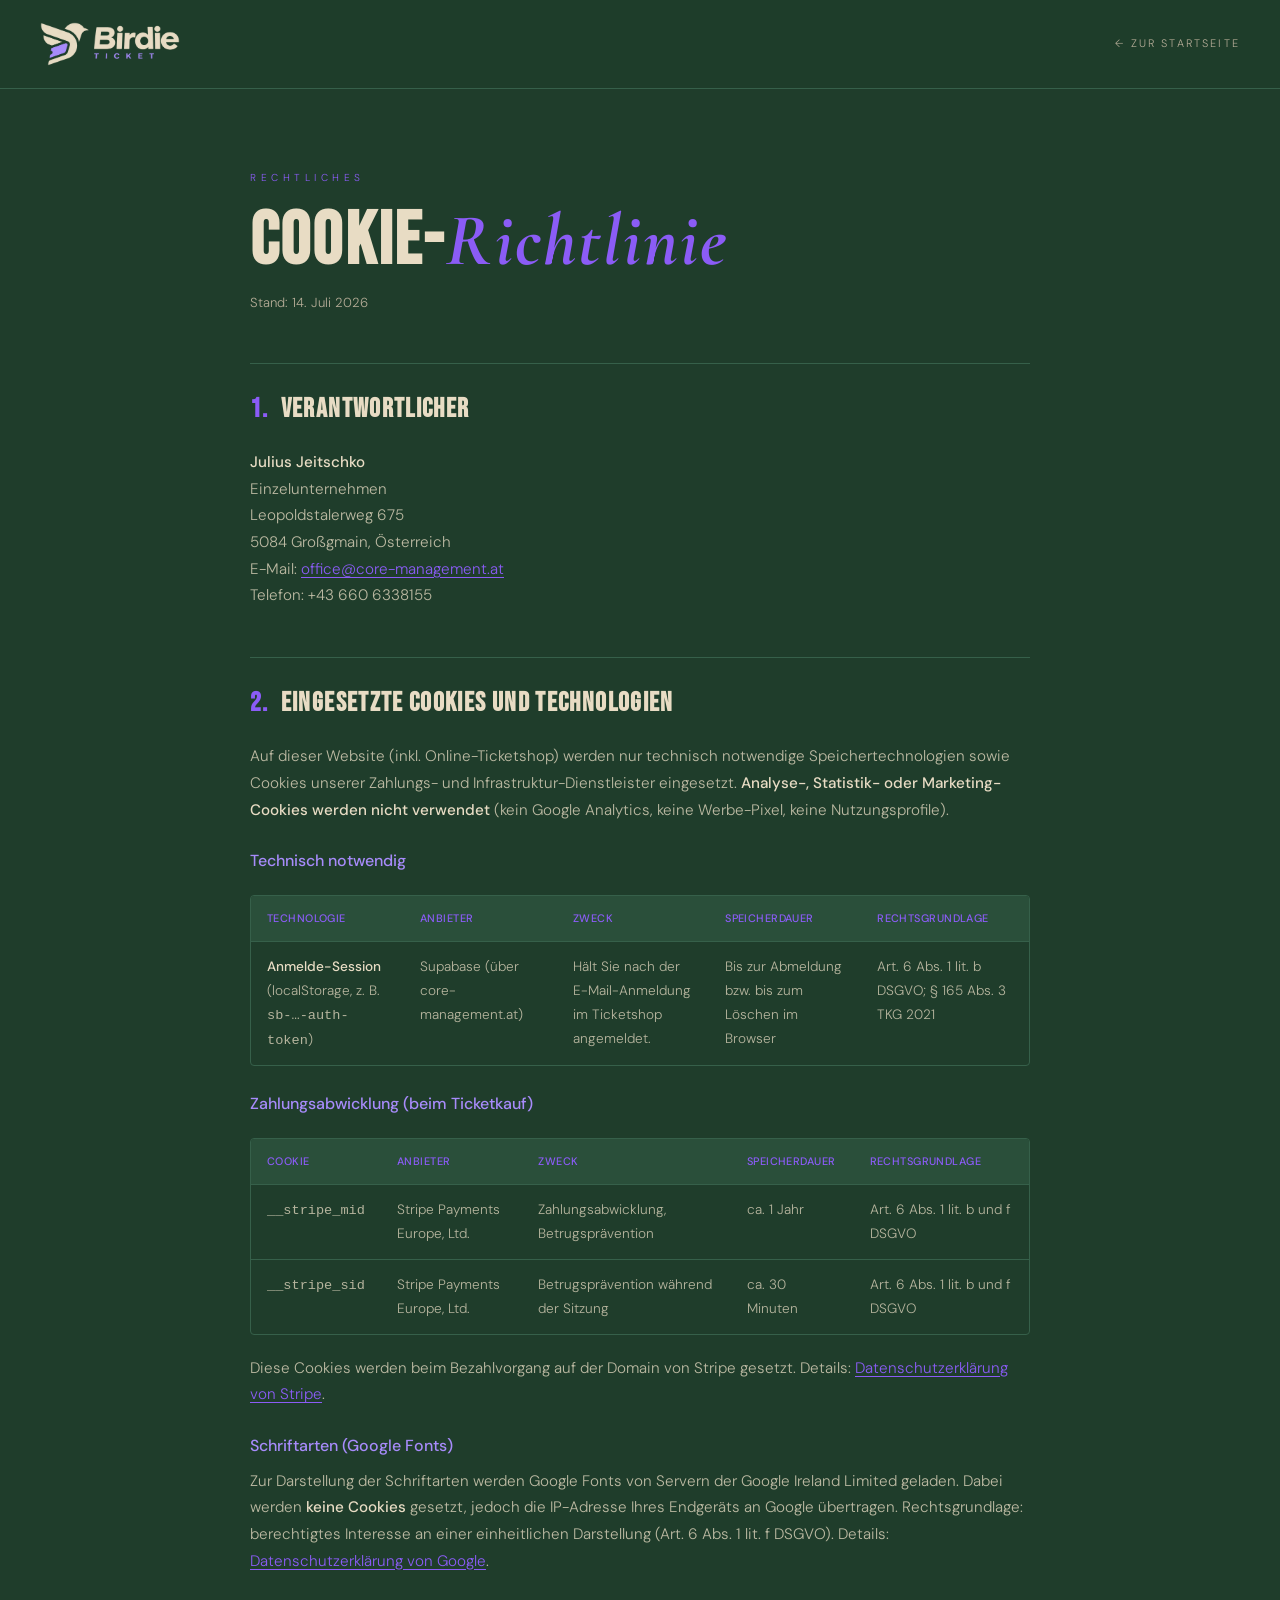
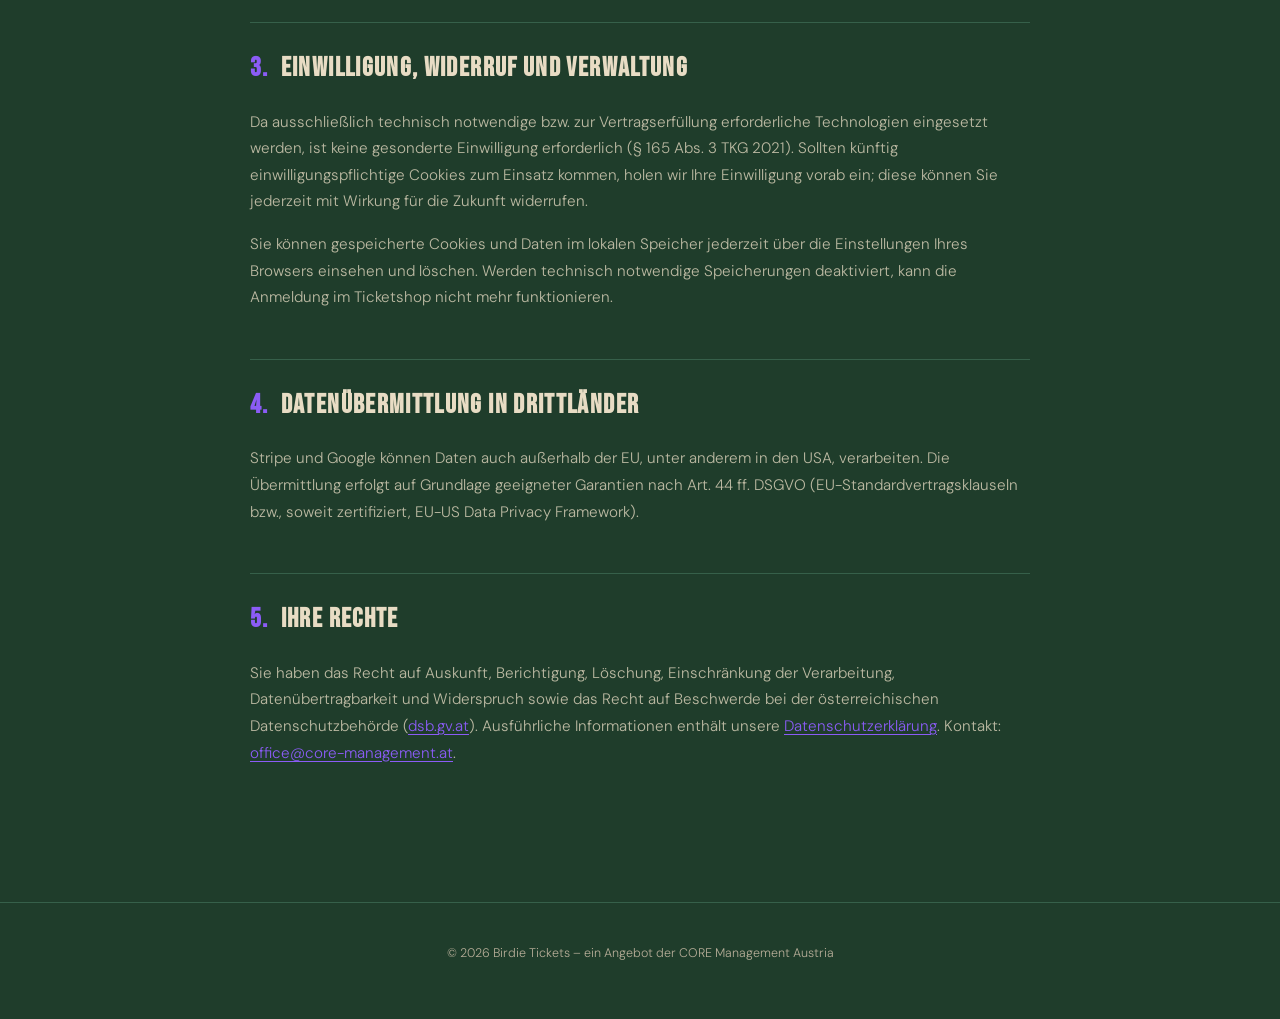
<file: cookie-policy.html>
<!DOCTYPE html>
<html lang="de">
<head>
<meta charset="UTF-8">
<meta name="viewport" content="width=device-width, initial-scale=1.0">
<title>Cookie-Richtlinie – Birdie Tickets</title>
<meta name="robots" content="index, follow">
<link rel="preconnect" href="https://fonts.googleapis.com">
<link href="https://fonts.googleapis.com/css2?family=Cormorant+Garamond:ital,wght@0,300;0,400;0,600;1,300;1,400&family=Bebas+Neue&family=DM+Sans:ital,wght@0,300;0,400;0,500;1,300&display=swap" rel="stylesheet">
<link rel="icon" type="image/png" href="favicon.png?v=2">
<style>
  :root {
    --gold: #8B5CF6;
    --gold-light: #A78BFA;
    --gold-dim: rgba(139,92,246,0.15);
    --black: #1F3D2B;
    --dark: #21422F;
    --dark2: #2A4F3A;
    --white: #E8DCC4;
    --gray: #B5AC97;
    --gray2: #36604A;
  }
  * { margin: 0; padding: 0; box-sizing: border-box; }
  body { background: var(--black); color: var(--white); font-family: 'DM Sans', sans-serif; font-weight: 300; line-height: 1.75; -webkit-font-smoothing: antialiased; }

  .doc-nav { position: sticky; top: 0; z-index: 10; display: flex; justify-content: space-between; align-items: center; padding: 22px 40px; background: rgba(31,61,43,0.9); backdrop-filter: blur(10px); border-bottom: 1px solid var(--gray2); }
  .logo { font-family: 'Bebas Neue', sans-serif; font-size: 1.5rem; letter-spacing: 0.12em; color: var(--white); text-decoration: none; }
  .logo span { color: var(--gold); }
  .back-link { font-size: 0.68rem; letter-spacing: 0.2em; text-transform: uppercase; color: var(--gray); text-decoration: none; transition: color 0.3s; }
  .back-link:hover { color: var(--gold); }

  .doc { max-width: 860px; margin: 0 auto; padding: 80px 40px 120px; }
  .doc-label { font-size: 0.63rem; letter-spacing: 0.45em; text-transform: uppercase; color: var(--gold); margin-bottom: 18px; }
  h1 { font-family: 'Bebas Neue', sans-serif; font-size: clamp(2.8rem, 7vw, 4.6rem); line-height: 0.98; letter-spacing: 0.03em; margin-bottom: 14px; }
  h1 em { font-style: italic; font-family: 'Cormorant Garamond', serif; color: var(--gold); }
  .updated { font-size: 0.82rem; color: var(--gray); margin-bottom: 40px; }

  h2 { font-family: 'Bebas Neue', sans-serif; font-size: 1.7rem; letter-spacing: 0.05em; color: var(--white); margin: 48px 0 16px; padding-top: 22px; border-top: 1px solid var(--gray2); }
  h2 .n { color: var(--gold); margin-right: 12px; }
  h3 { font-size: 1rem; font-weight: 500; color: var(--gold-light); margin: 24px 0 8px; }
  p { font-size: 0.95rem; color: rgba(232,220,196,0.78); margin-bottom: 16px; }
  a { color: var(--gold); text-decoration: underline; text-underline-offset: 3px; }
  a:hover { color: var(--gold-light); }
  ul { margin: 0 0 18px 22px; }
  li { font-size: 0.95rem; color: rgba(232,220,196,0.78); margin-bottom: 8px; }
  strong { color: var(--white); font-weight: 500; }

  .ph { display: inline-block; background: var(--gold-dim); color: var(--gold-light); border: 1px dashed var(--gold); border-radius: 3px; padding: 1px 8px; font-weight: 500; font-size: 0.9em; }

  .table-wrap { overflow-x: auto; margin: 20px 0; border: 1px solid var(--gray2); border-radius: 4px; }
  table { width: 100%; border-collapse: collapse; min-width: 640px; }
  th, td { text-align: left; padding: 13px 16px; font-size: 0.85rem; border-bottom: 1px solid var(--gray2); vertical-align: top; }
  th { background: var(--dark2); color: var(--gold); font-weight: 500; letter-spacing: 0.04em; text-transform: uppercase; font-size: 0.68rem; }
  td { color: rgba(232,220,196,0.75); }
  tr:last-child td { border-bottom: none; }
  td strong { color: var(--white); }

  footer { border-top: 1px solid var(--gray2); padding: 40px; text-align: center; }
  footer p { font-size: 0.78rem; color: var(--gray); }

  @media (max-width: 640px) {
    .doc-nav { padding: 18px 22px; }
    .doc { padding: 56px 22px 90px; }
  }
</style>
</head>
<body>

<nav class="doc-nav">
  <a href="/" class="logo"><img src="assets/birdie-logo-light.png?v=1" alt="Birdie Tickets" style="height:44px;width:auto;display:block"></a>
  <a href="/" class="back-link">← Zur Startseite</a>
</nav>

<main class="doc">
  <div class="doc-label">Rechtliches</div>
  <h1>Cookie-<em>Richtlinie</em></h1>
  <p class="updated">Stand: 14. Juli 2026</p>

  <h2><span class="n">1.</span>Verantwortlicher</h2>
  <p>
    <strong>Julius Jeitschko</strong><br>
    Einzelunternehmen<br>
    Leopoldstalerweg 675<br>
    5084 Großgmain, Österreich<br>
    E-Mail: <a href="mailto:office@core-management.at">office@core-management.at</a><br>
    Telefon: +43 660 6338155
  </p>

  <h2><span class="n">2.</span>Eingesetzte Cookies und Technologien</h2>
  <p>Auf dieser Website (inkl. Online-Ticketshop) werden nur technisch notwendige Speichertechnologien sowie Cookies unserer Zahlungs- und Infrastruktur-Dienstleister eingesetzt. <strong>Analyse-, Statistik- oder Marketing-Cookies werden nicht verwendet</strong> (kein Google Analytics, keine Werbe-Pixel, keine Nutzungsprofile).</p>

  <h3>Technisch notwendig</h3>
  <div class="table-wrap">
    <table>
      <thead><tr><th>Technologie</th><th>Anbieter</th><th>Zweck</th><th>Speicherdauer</th><th>Rechtsgrundlage</th></tr></thead>
      <tbody>
        <tr>
          <td><strong>Anmelde-Session</strong> (localStorage, z. B. <code>sb-…-auth-token</code>)</td>
          <td>Supabase (über core-management.at)</td>
          <td>Hält Sie nach der E-Mail-Anmeldung im Ticketshop angemeldet.</td>
          <td>Bis zur Abmeldung bzw. bis zum Löschen im Browser</td>
          <td>Art. 6 Abs. 1 lit. b DSGVO; § 165 Abs. 3 TKG 2021</td>
        </tr>
      </tbody>
    </table>
  </div>

  <h3>Zahlungsabwicklung (beim Ticketkauf)</h3>
  <div class="table-wrap">
    <table>
      <thead><tr><th>Cookie</th><th>Anbieter</th><th>Zweck</th><th>Speicherdauer</th><th>Rechtsgrundlage</th></tr></thead>
      <tbody>
        <tr><td><code>__stripe_mid</code></td><td>Stripe Payments Europe, Ltd.</td><td>Zahlungsabwicklung, Betrugsprävention</td><td>ca. 1 Jahr</td><td>Art. 6 Abs. 1 lit. b und f DSGVO</td></tr>
        <tr><td><code>__stripe_sid</code></td><td>Stripe Payments Europe, Ltd.</td><td>Betrugsprävention während der Sitzung</td><td>ca. 30 Minuten</td><td>Art. 6 Abs. 1 lit. b und f DSGVO</td></tr>
      </tbody>
    </table>
  </div>
  <p>Diese Cookies werden beim Bezahlvorgang auf der Domain von Stripe gesetzt. Details: <a href="https://stripe.com/at/privacy" target="_blank" rel="noopener">Datenschutzerklärung von Stripe</a>.</p>

  <h3>Schriftarten (Google Fonts)</h3>
  <p>Zur Darstellung der Schriftarten werden Google Fonts von Servern der Google Ireland Limited geladen. Dabei werden <strong>keine Cookies</strong> gesetzt, jedoch die IP-Adresse Ihres Endgeräts an Google übertragen. Rechtsgrundlage: berechtigtes Interesse an einer einheitlichen Darstellung (Art. 6 Abs. 1 lit. f DSGVO). Details: <a href="https://policies.google.com/privacy" target="_blank" rel="noopener">Datenschutzerklärung von Google</a>.</p>

  <h2><span class="n">3.</span>Einwilligung, Widerruf und Verwaltung</h2>
  <p>Da ausschließlich technisch notwendige bzw. zur Vertragserfüllung erforderliche Technologien eingesetzt werden, ist keine gesonderte Einwilligung erforderlich (§ 165 Abs. 3 TKG 2021). Sollten künftig einwilligungspflichtige Cookies zum Einsatz kommen, holen wir Ihre Einwilligung vorab ein; diese können Sie jederzeit mit Wirkung für die Zukunft widerrufen.</p>
  <p>Sie können gespeicherte Cookies und Daten im lokalen Speicher jederzeit über die Einstellungen Ihres Browsers einsehen und löschen. Werden technisch notwendige Speicherungen deaktiviert, kann die Anmeldung im Ticketshop nicht mehr funktionieren.</p>

  <h2><span class="n">4.</span>Datenübermittlung in Drittländer</h2>
  <p>Stripe und Google können Daten auch außerhalb der EU, unter anderem in den USA, verarbeiten. Die Übermittlung erfolgt auf Grundlage geeigneter Garantien nach Art. 44 ff. DSGVO (EU-Standardvertragsklauseln bzw., soweit zertifiziert, EU-US Data Privacy Framework).</p>

  <h2><span class="n">5.</span>Ihre Rechte</h2>
  <p>Sie haben das Recht auf Auskunft, Berichtigung, Löschung, Einschränkung der Verarbeitung, Datenübertragbarkeit und Widerspruch sowie das Recht auf Beschwerde bei der österreichischen Datenschutzbehörde (<a href="https://www.dsb.gv.at" target="_blank" rel="noopener">dsb.gv.at</a>). Ausführliche Informationen enthält unsere <a href="datenschutz.html">Datenschutzerklärung</a>. Kontakt: <a href="mailto:office@core-management.at">office@core-management.at</a>.</p>
</main>

<footer>
  <p>© 2026 Birdie Tickets – ein Angebot der CORE Management Austria</p>
</footer>

</body>
</html>
</file>
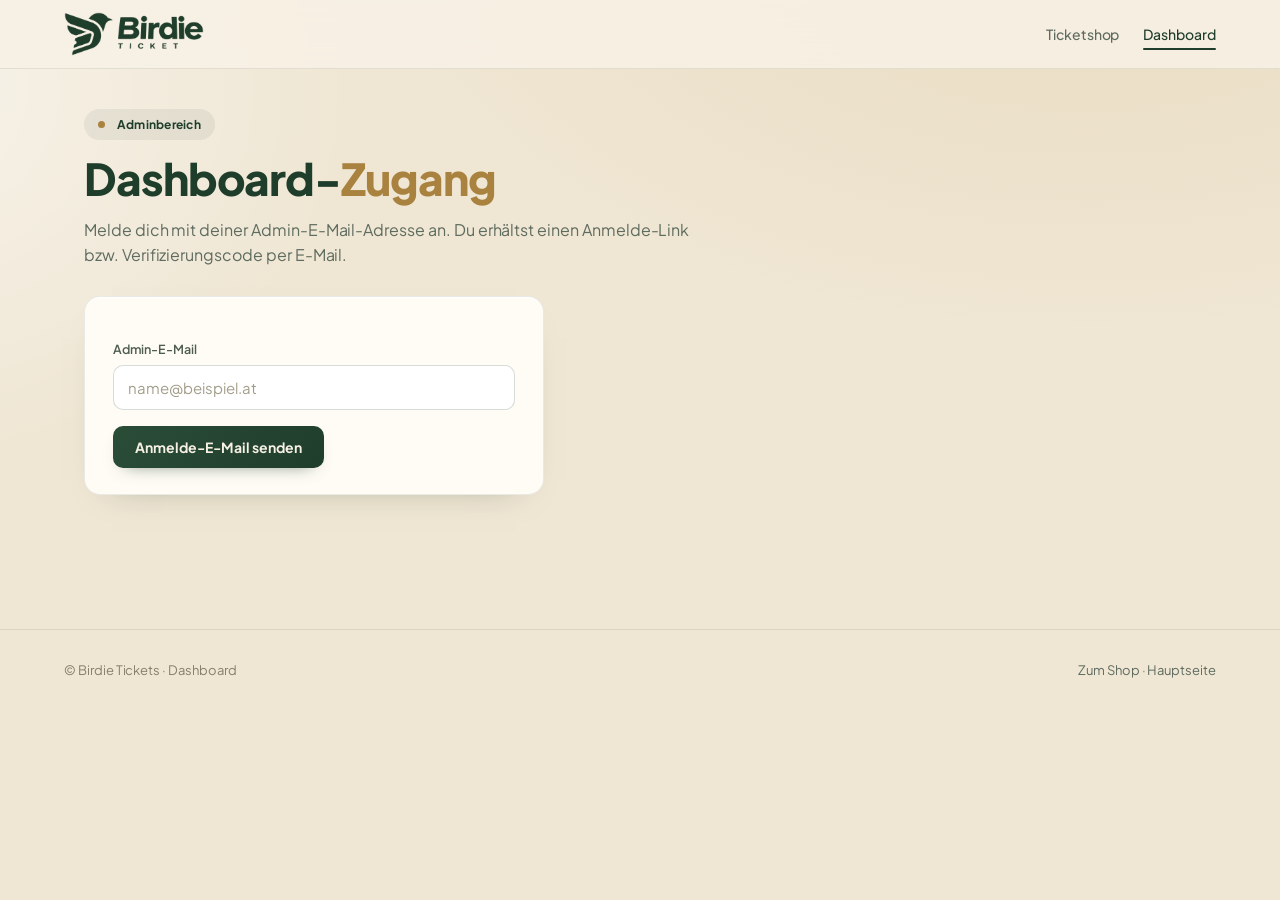
<file: dashboard.html>
<!DOCTYPE html>
<html lang="de">
<head>
<meta charset="UTF-8">
<meta name="viewport" content="width=device-width, initial-scale=1.0">
<title>Dashboard – Birdie Tickets</title>
<link rel="preconnect" href="https://fonts.googleapis.com">
<link href="https://fonts.googleapis.com/css2?family=Plus+Jakarta+Sans:wght@400;500;600;700;800&display=swap" rel="stylesheet">
<link rel="icon" type="image/png" href="favicon.png?v=2">
<link rel="stylesheet" href="assets/dash.css?v=20261117a">
</head>
<body>

<nav class="shop-nav">
  <a href="index.html" class="logo"><img src="assets/birdie-logo-green.png?v=1" alt="Birdie Tickets" style="height:44px;width:auto;display:block"></a>
  <div class="links">
    <a href="tickets.html">Ticketshop</a>
    <a href="dashboard.html" class="active">Dashboard</a>
    <a href="#" id="adminLogout" class="nav-user" style="display:none">Abmelden</a>
  </div>
</nav>

<!-- Admin-Login -->
<div class="wrap" id="loginGate">
  <div class="page-head">
    <div class="eyebrow">Adminbereich</div>
    <h1>Dashboard-<em>Zugang</em></h1>
    <p>Melde dich mit deiner Admin-E-Mail-Adresse an. Du erhältst einen Anmelde-Link bzw. Verifizierungscode per E-Mail.</p>
  </div>
  <div class="card" style="max-width:460px">
    <div id="gateStep1">
      <label for="adminEmail">Admin-E-Mail</label>
      <input type="email" id="adminEmail" placeholder="name@beispiel.at" autocomplete="email">
      <div class="msg" id="gateMsg1"></div>
      <button class="btn btn-gold" id="btnGateSend" style="margin-top:16px">Anmelde-E-Mail senden</button>
    </div>
    <div id="gateStep2" style="display:none">
      <div class="msg info show" id="gateSentInfo"></div>
      <label for="adminCode">Verifizierungscode (aus der E-Mail)</label>
      <input type="text" id="adminCode" class="code-input" maxlength="8" inputmode="numeric" autocomplete="one-time-code" placeholder="••••••">
      <div class="msg" id="gateMsg2"></div>
      <div style="display:flex;gap:10px;margin-top:16px;flex-wrap:wrap">
        <button class="btn btn-gold" id="btnGateVerify">Bestätigen</button>
        <button class="btn btn-ghost btn-sm" id="btnGateBack">E-Mail ändern</button>
      </div>
      <p class="hint" style="margin-top:10px">Alternativ: einfach den Anmelde-Link in der E-Mail anklicken – du landest dann automatisch angemeldet hier im Dashboard.</p>
    </div>
    <div class="msg" id="gateDenied"></div>
  </div>
</div>

<!-- Dashboard -->
<div class="wrap" id="dash" style="display:none">
  <div class="page-head" style="margin-bottom:24px">
    <div class="eyebrow">Adminbereich</div>
    <h1>Ticketshop-<em>Dashboard</em></h1>
  </div>

  <div class="dash-tabs" id="tabs">
    <button data-tab="tabOverview" class="active">Übersicht</button>
    <button data-tab="tabEvents">Events &amp; Tickets</button>
    <button data-tab="tabSeats">Sitzplan</button>
    <button data-tab="tabIssue">Tickets ausstellen</button>
    <button data-tab="tabOrders">Bestellungen</button>
    <button data-tab="tabCheckin">Check-in</button>
    <button data-tab="tabSettings">Einstellungen</button>
  </div>

  <!-- Übersicht -->
  <div class="tabpane active" id="tabOverview">
    <div class="super-only" style="display:flex;align-items:center;gap:12px;flex-wrap:wrap;margin-bottom:18px">
      <label for="statEvent" style="margin:0;font-size:.66rem;letter-spacing:.14em;text-transform:uppercase;color:var(--gray)">Umsätze anzeigen für</label>
      <select id="statEvent" style="min-width:240px"><option value="">Alle Bälle (gesamt)</option></select>
    </div>
    <div class="dash-grid" id="statTiles"></div>
    <div class="charts-row">
      <div class="chart-card">
        <h3>Verkaufte Tickets – letzte 14 Tage</h3>
        <div class="chart-svg-wrap" id="chartSales"></div>
      </div>
      <div class="chart-card">
        <h3>Umsatz nach Ticketkategorie</h3>
        <div class="chart-svg-wrap" id="chartRevenue"></div>
      </div>
    </div>
    <div class="chart-card" style="margin-top:22px">
      <h3>Auslastung je Kategorie</h3>
      <div class="table-scroll">
        <table class="data" id="quotaTable"></table>
      </div>
    </div>
  </div>

  <!-- Events & Tickets -->
  <div class="tabpane" id="tabEvents">
    <div class="toolbar">
      <p class="sub">Events und Ticketkategorien sind vollständig modular: anlegen, umbenennen, Preise &amp; Kontingente ändern, aktivieren/deaktivieren.</p>
      <span class="spacer"></span>
      <button class="btn btn-gold btn-sm" id="btnNewEvent">+ Neues Event</button>
    </div>
    <div id="adminEvents"></div>
  </div>

  <!-- Sitzplan (Gäste umsetzen) -->
  <div class="tabpane" id="tabSeats">
    <div class="card">
      <h2>Sitzplan &amp; Gäste umsetzen</h2>
      <p class="sub">Belegten Platz anklicken (Gast auswählen), dann Zielplatz anklicken: <b>freier Platz</b> = Gast wird umgesetzt, <b>belegter Platz</b> = die beiden Gäste tauschen. So schließt du Lücken und setzt Familien zusammen.</p>
      <div class="field-row" style="align-items:flex-end;margin-top:8px">
        <div style="flex:2 1 260px">
          <label for="smEvent">Event</label>
          <select id="smEvent"></select>
        </div>
        <div style="flex:0 0 auto">
          <button class="btn btn-ghost btn-sm" id="btnSmReload">Aktualisieren</button>
        </div>
      </div>
      <div class="seat-legend" style="margin-top:14px">
        <span><i class="seat free"></i> frei</span>
        <span><i class="seat occupied"></i> belegt</span>
        <span><i class="seat occupied in"></i> eingecheckt</span>
        <span><i class="seat hold"></i> im Kauf reserviert</span>
        <span><i class="seat src"></i> ausgewählt</span>
      </div>
      <div class="msg" id="smMsg"></div>
      <div id="smInfo" class="hint" style="min-height:18px;margin:6px 0 10px"></div>
      <div id="smMap" class="seat-map" style="max-height:60vh"></div>
    </div>
  </div>

  <!-- Tickets ausstellen -->
  <div class="tabpane" id="tabIssue">
    <div class="card" style="max-width:640px">
      <h2>Tickets ausstellen &amp; versenden</h2>
      <p class="sub">Erzeuge Tickets ohne Online-Zahlung und schicke sie direkt per E-Mail – z.&nbsp;B. Gast-/Freikarten oder eine an der Kassa bar bezahlte Bestellung.</p>
      <div class="field-row">
        <div style="flex:2 1 240px">
          <label for="issueCat">Event &amp; Ticketkategorie</label>
          <select id="issueCat"></select>
        </div>
        <div>
          <label for="issueQty">Anzahl</label>
          <input type="number" id="issueQty" min="1" max="50" value="1">
        </div>
      </div>
      <div class="field-row">
        <div style="flex:2 1 240px">
          <label for="issueEmail">Empfänger-E-Mail</label>
          <input type="email" id="issueEmail" placeholder="gast@example.at" autocomplete="off">
        </div>
        <div>
          <label for="issueMode">Art</label>
          <select id="issueMode">
            <option value="gast">Gastticket (gratis, kein Umsatz)</option>
            <option value="bar">Barzahlung (zählt als Umsatz)</option>
          </select>
        </div>
      </div>
      <label for="issueNote">Nachricht an Empfänger:in (optional)</label>
      <textarea id="issueNote" rows="2" placeholder="z. B. Viel Spaß beim Ball! – dein Birdie-Tickets-Team"></textarea>
      <div class="msg" id="issueMsg"></div>
      <button class="btn btn-gold" id="btnIssue" style="margin-top:16px">Tickets erstellen &amp; senden</button>
      <p class="hint" style="margin-top:12px">Die Empfänger:innen erhalten eine E-Mail mit Ticketcode und QR-Link. Sie können sich unter <b>tickets.html</b> mit ihrer E-Mail anmelden und die Tickets als PDF laden. Ausgestellte Tickets erscheinen unter „Bestellungen“ (Zahlart <i>gast</i> bzw. <i>bar</i>) und sind sofort einlassfähig.</p>
    </div>
    <div class="card" id="issueResult" style="display:none;max-width:640px">
      <h2>Ausgestellte Tickets</h2>
      <div id="issueCodes"></div>
    </div>
  </div>

  <!-- Bestellungen -->
  <div class="tabpane" id="tabOrders">
    <div class="toolbar">
      <input type="text" id="orderSearch" placeholder="Suche: Bestellnr., E-Mail oder Ticketcode …" style="max-width:340px">
      <select id="orderFilter" style="max-width:180px">
        <option value="">Alle Status</option>
        <option value="offen">offen</option>
        <option value="bezahlt">bezahlt</option>
        <option value="storniert">storniert</option>
      </select>
      <span class="spacer"></span>
      <button class="btn btn-ghost btn-sm" id="btnCSV">CSV exportieren</button>
    </div>
    <div class="table-scroll card" style="padding:10px">
      <table class="data" id="orderTable"></table>
    </div>
    <p class="hint" style="margin-top:10px">Bezahlt-Status wird automatisch von Stripe gesetzt (Webhook). Rückerstattungen bitte direkt im Stripe-Dashboard durchführen und die Bestellung hier stornieren.</p>
  </div>

  <!-- Check-in -->
  <div class="tabpane" id="tabCheckin">
    <div class="charts-row">
      <div class="card" style="margin:0">
        <h2>QR-Scanner</h2>
        <p class="sub">Kamera starten und den QR-Code des Tickets vor die Linse halten – der Check-in passiert automatisch.</p>
        <div id="scannerBox" style="position:relative;margin-top:14px;display:none">
          <video id="scanVideo" playsinline muted autoplay style="width:100%;border-radius:4px;border:1px solid var(--line);background:#000;display:block"></video>
          <div id="scanFrame" style="position:absolute;inset:12%;border:2px solid var(--gold);border-radius:8px;pointer-events:none;opacity:.7;transition:border-color .15s"></div>
        </div>
        <div class="msg" id="scanMsg"></div>
        <div style="display:flex;gap:10px;margin-top:14px;flex-wrap:wrap">
          <button class="btn btn-gold" id="btnScanStart">Kamera-Scan starten</button>
          <button class="btn btn-ghost" id="btnScanStop" style="display:none">Scanner stoppen</button>
          <button class="btn btn-ghost" id="btnScanPhoto">Foto scannen</button>
          <input type="file" id="scanPhoto" accept="image/*" capture="environment" style="display:none">
        </div>
        <p class="hint" style="margin-top:10px">Erkennt der Live-Scanner nichts (z.&nbsp;B. unscharfe Laptop-Webcam), nutze <b>„Foto scannen“</b> – ein aufgenommenes/gewähltes Foto wird zuverlässig ausgewertet. Am Handy funktioniert auch die normale Kamera: Der QR-Code öffnet die Ticketprüfung mit „Jetzt einchecken“, solange du hier angemeldet bist.</p>
      </div>
      <div class="card" style="margin:0">
        <h2>Manuelle Eingabe</h2>
        <p class="sub">Ticketcode eintippen (z.&nbsp;B. CM-XXXX-XXXX) und bestätigen.</p>
        <label for="checkinCode">Ticketcode</label>
        <input type="text" id="checkinCode" placeholder="CM-XXXX-XXXX" autocomplete="off" style="text-transform:uppercase">
        <div class="msg" id="checkinMsg"></div>
        <button class="btn btn-gold" id="btnCheckin" style="margin-top:14px">Einchecken</button>
      </div>
    </div>
    <div class="card" style="margin-top:22px">
      <h2>Letzte Check-ins</h2>
      <div class="table-scroll"><table class="data" id="checkinTable"></table></div>
    </div>
  </div>

  <!-- Einstellungen -->
  <div class="tabpane" id="tabSettings">
    <div class="card" id="connectCard">
      <h2>Zahlungsabwicklung (Stripe)</h2>
      <div id="connectBody"><p class="sub">Wird geladen …</p></div>
    </div>

    <div class="card super-only">
      <h2>Veranstalter &amp; Zugänge</h2>
      <p class="sub">Lege Veranstalter an (per E-Mail). Ein Veranstalter sieht nach dem Login nur die ihm zugewiesenen Bälle. Die Zuweisung erfolgt beim Event unter „Bearbeiten → Veranstalter". Anmeldung per E-Mail-Verifizierung.</p>
      <div id="adminList" style="margin:12px 0"></div>
      <div class="field-row" style="align-items:flex-end">
        <div><label>Neue Veranstalter-E-Mail</label><input type="email" id="newAdminEmail" placeholder="veranstalter@example.at"></div>
        <div style="flex:0 0 auto"><button class="btn btn-gold btn-sm" id="btnAddAdmin">Veranstalter hinzufügen</button></div>
      </div>
      <div class="msg" id="adminMsg"></div>
    </div>

    <div class="card">
      <h2>System</h2>
      <p class="sub">
        <b>Zahlungen:</b> Stripe Checkout – Bestellungen werden erst nach serverseitig bestätigter Zahlung (Webhook) freigeschaltet.
        Verwaltung, Auszahlungen und Rückerstattungen im <b>Stripe-Dashboard</b> (dashboard.stripe.com).<br><br>
        <b>Daten &amp; Login:</b> Supabase (Projekt „Ticketsystem“) – zentrale Datenbank für Events, Bestellungen und Tickets.
        Anmelde-E-Mails werden von Supabase versendet.<br><br>
        <b>Wichtig – E-Mail-Limit:</b> Ohne eigenen SMTP-Server versendet Supabase nur wenige Anmelde-E-Mails pro Stunde.
        Für den echten Verkaufsstart im Supabase-Dashboard unter <i>Authentication → Emails → SMTP Settings</i> einen eigenen
        Absender hinterlegen (z. B. Resend oder Brevo, kostenlos) – dann entfällt das Limit und die E-Mail kann einen
        6-stelligen Code enthalten (Vorlage mit <code>{{ .Token }}</code>).
      </p>
    </div>
  </div>
</div>

<!-- Event-Editor -->
<div class="modal-backdrop" id="eventModal">
  <div class="modal modal-wide">
    <h2 id="evModalTitle">Event bearbeiten</h2>
    <input type="hidden" id="evId">
    <div class="field-row">
      <div style="flex:2 1 260px"><label>Eventname</label><input type="text" id="evName" placeholder="Schulball 2026"></div>
      <div><label>Datum &amp; Uhrzeit</label><input type="datetime-local" id="evDate"></div>
    </div>
    <div class="field-row">
      <div><label>Ort</label><input type="text" id="evLocation" placeholder="Eventsaal, Wien"></div>
      <div style="flex:0 0 auto;display:flex;align-items:flex-end;padding-bottom:2px">
        <label class="switch" style="margin:0"><input type="checkbox" id="evActive"> Event aktiv (im Shop sichtbar)</label>
      </div>
    </div>
    <label>Beschreibung</label>
    <textarea id="evDesc" rows="2"></textarea>

    <div style="margin-top:14px;border:1px solid var(--line);border-radius:10px;padding:12px 14px">
      <label class="switch" style="margin:0"><input type="checkbox" id="evSharedOn"> Gesamtkontingent verwenden</label>
      <p class="hint" style="margin:6px 0 0">Ein gemeinsamer Ticket-Topf für alle Kategorien: egal welche Kategorie gekauft wird, es zählt gegen dieselbe Gesamtzahl. Die einzelnen Kategorie-Kontingente werden dann ignoriert.</p>
      <div id="evSharedBox" style="display:none;margin-top:10px">
        <label>Gesamt-Ticketanzahl</label>
        <input type="number" id="evSharedQuota" min="0" step="1" style="max-width:200px" placeholder="z. B. 500">
      </div>
    </div>

    <div style="margin-top:14px;border:1px solid var(--line);border-radius:10px;padding:12px 14px">
      <label class="switch" style="margin:0"><input type="checkbox" id="evFeesOnOrganizer"> Veranstalter übernimmt die Gebühren</label>
      <p class="hint" style="margin:6px 0 0">Standard (aus): Der Kunde zahlt Ticketpreis + Service- &amp; Zahlungsgebühr. Ein Ticket für 28&nbsp;€ kostet ihn ca. 29,90&nbsp;€.<br>An: Der Kunde zahlt exakt den Ticketpreis (28&nbsp;€ bleiben 28&nbsp;€). Die Gebühren werden vom Auszahlungsbetrag des Veranstalters abgezogen.</p>
    </div>

    <div class="super-only" style="margin-top:14px">
      <label>Haupt-Veranstalter (Besitzer &amp; Auszahlung)</label>
      <select id="evOwner"><option value="">— Head-Admin (Birdie Tickets) —</option></select>
      <p class="hint" style="margin-top:6px">Der Haupt-Veranstalter sieht und verwaltet diesen Ball – und nur auf sein Stripe-Konto läuft die Auszahlung.</p>
    </div>

    <!-- Weitere Veranstalter (Mit-Verwalter, keine Auszahlung) – nur bestehende Events -->
    <div id="evCoOwnersBox" style="margin-top:14px;border:1px solid var(--line);border-radius:10px;padding:12px 14px;display:none">
      <label style="margin:0">Weitere Veranstalter (Zugriff auf diesen Ball)</label>
      <p class="hint" style="margin:6px 0 10px">Diese E-Mails erhalten <strong>vollen Zugriff</strong> auf diesen Ball (Umsatz, Bestellungen, Einlass, Einstellungen) – aber <strong>keine Auszahlung</strong>. Das Geld läuft weiterhin nur auf das Konto des Haupt-Veranstalters. Jede E-Mail muss zuvor unter „Veranstalter &amp; Zugänge" als Veranstalter angelegt sein, damit sich die Person einloggen kann.</p>
      <div id="evCoOwnerList" style="display:flex;flex-direction:column;gap:6px;margin-bottom:10px"></div>
      <div class="row" style="gap:8px">
        <div style="flex:1 1 220px"><input type="email" id="evCoOwnerEmail" placeholder="mit-veranstalter@example.at"></div>
        <div style="flex:0 0 auto"><button type="button" class="btn btn-ghost btn-sm" id="btnAddCoOwner">Hinzufügen</button></div>
      </div>
      <p class="hint" id="evCoOwnerMsg" style="margin:8px 0 0"></p>
    </div>

    <div id="evShopLink" style="margin-top:14px;display:none">
      <label>Shop-Link für diesen Ball</label>
      <div style="display:flex;gap:8px;flex-wrap:wrap;align-items:center">
        <input type="text" id="evShopUrl" readonly style="flex:1 1 260px">
        <button type="button" class="btn btn-ghost btn-sm" id="btnCopyShop">Kopieren</button>
        <a class="btn btn-ghost btn-sm" id="evShopOpen" target="_blank" rel="noopener">Öffnen</a>
      </div>
    </div>

    <!-- Sponsoren-Logos (modular pro Ball) -->
    <div style="margin-top:14px;border:1px solid var(--line);border-radius:10px;padding:12px 14px">
      <label style="margin:0">Sponsoren-Logos auf dem Ticket</label>
      <p class="hint" style="margin:6px 0 10px">Lade bis zu 25 Sponsor-Logos hoch – sie erscheinen automatisch unten auf jeder Ticket-PDF, bei vielen Logos in mehreren Reihen, überlappungsfrei und passend skaliert. PNG (auch transparent) oder JPG. Leer lassen = keine Sponsoren.</p>
      <div id="evSponsorList" style="display:flex;flex-wrap:wrap;gap:10px;margin-bottom:10px"></div>
      <input type="file" id="evSponsorFile" accept="image/png,image/jpeg,image/webp" multiple style="display:none">
      <button type="button" class="btn btn-ghost btn-sm" id="btnAddSponsor">+ Logo hinzufügen</button>
    </div>

    <!-- Einlass-Scanner: Passwort + Link (nur bestehende Events) -->
    <div id="evCheckinBox" style="margin-top:14px;border:1px solid var(--line);border-radius:10px;padding:12px 14px;display:none">
      <label style="margin:0">Einlass-Scanner (Passwort für dein Personal)</label>
      <p class="hint" style="margin:6px 0 10px">Vergib ein Einlass-Passwort und gib es an dein Einlasspersonal weiter. Sie öffnen den Einlass-Link, geben nur dieses Passwort ein und können ausschließlich diesen Ball einchecken – kein Zugriff auf Umsätze, Bestellungen oder Einstellungen.</p>
      <div id="evCheckinStatus" class="hint" style="margin-bottom:8px"></div>
      <div style="display:flex;gap:8px;flex-wrap:wrap;align-items:center">
        <input type="text" id="evCheckinPw" placeholder="Einlass-Passwort (mind. 4 Zeichen)" autocomplete="off" style="flex:1 1 220px">
        <button type="button" class="btn btn-gold btn-sm" id="btnSaveCheckinPw">Passwort speichern</button>
        <button type="button" class="btn btn-ghost btn-sm" id="btnClearCheckinPw">Deaktivieren</button>
      </div>
      <div id="evCheckinMsg" class="msg" style="margin-top:8px"></div>
      <div id="evCheckinLinkBox" style="margin-top:10px;display:none">
        <label style="margin:0">Einlass-Link für dein Personal</label>
        <div style="display:flex;gap:8px;flex-wrap:wrap;align-items:center;margin-top:4px">
          <input type="text" id="evCheckinUrl" readonly style="flex:1 1 260px">
          <button type="button" class="btn btn-ghost btn-sm" id="btnCopyCheckin">Kopieren</button>
          <a class="btn btn-ghost btn-sm" id="btnOpenCheckin" target="_blank" rel="noopener">Öffnen</a>
        </div>
      </div>
    </div>

    <label style="margin-top:22px">Ticketkategorien</label>
    <div id="catEditor"></div>
    <button class="btn btn-ghost btn-sm" id="btnAddCat" style="margin-top:10px">+ Kategorie hinzufügen</button>

    <div id="seatPlanBox" style="margin-top:26px;border-top:1px solid var(--line);padding-top:18px;display:none">
      <label style="margin-top:0">Sitzplan (nur nötig, wenn es eine Sitzkarte gibt)</label>
      <p class="hint" id="seatPlanInfo" style="margin-bottom:10px"></p>

      <div style="background:var(--dark);border:1px solid var(--line);border-radius:8px;padding:14px 16px;margin-bottom:16px">
        <div style="font-weight:600;color:var(--gold-light);margin-bottom:4px">🎨 Grafischer Saalplan-Editor</div>
        <p class="hint" style="margin:0 0 10px">Tische frei platzieren &amp; verschieben, Form (rund/eckig) wählen, Bühne, Tanzfläche, Bar und Eingang setzen. Erzeugt die buchbaren Sitzplätze automatisch.</p>
        <a href="saalplan-editor.html" target="_blank" rel="noopener" class="btn btn-gold btn-sm" style="text-decoration:none;display:inline-block">Saalplan-Editor öffnen →</a>
      </div>

      <p class="hint" style="margin-bottom:8px">Oder einfacher Raster-Plan (Reihen × Tische):</p>
      <div class="field-row">
        <div><label>Reihen</label><input type="number" id="spRows" min="1" max="50" value="5"></div>
        <div><label>Tische pro Reihe</label><input type="number" id="spTables" min="1" max="50" value="10"></div>
        <div><label>Sitze pro Tisch</label><input type="number" id="spSeats" min="1" max="30" value="6"></div>
      </div>
      <div class="msg" id="seatPlanMsg"></div>
      <div style="display:flex;gap:10px;margin-top:12px;flex-wrap:wrap">
        <button type="button" class="btn btn-gold btn-sm" id="btnGenSeats">Sitzplan erstellen</button>
        <button type="button" class="btn btn-danger btn-sm" id="btnClearSeats">Sitzplan leeren</button>
      </div>
      <p class="hint" style="margin-top:8px">Erstellen ersetzt einen bestehenden Plan nur, wenn noch keine Sitzplätze verkauft wurden. Event zuerst speichern, dann Sitzplan anlegen.</p>
    </div>

    <div class="msg" id="evMsg"></div>
    <div style="display:flex;gap:10px;margin-top:22px">
      <button class="btn btn-gold" id="btnSaveEvent">Speichern</button>
      <button class="btn btn-ghost" onclick="document.getElementById('eventModal').classList.remove('open')">Abbrechen</button>
    </div>
  </div>
</div>

<footer class="shop-footer">
  <div>© Birdie Tickets · Dashboard</div>
  <div><a href="tickets.html">Zum Shop</a> · <a href="index.html">Hauptseite</a></div>
</footer>

<script src="assets/supabase.js?v=20261107a"></script>
<script src="assets/jsqr.js?v=20261107a"></script>
<script src="assets/qrcode.js?v=20261107a"></script>
<script src="assets/ticket-pdf.js?v=20261115a"></script>
<script src="assets/store.js?v=20261111a"></script>
<script src="assets/dashboard.js?v=20261117a"></script>
</body>
</html>
</file>
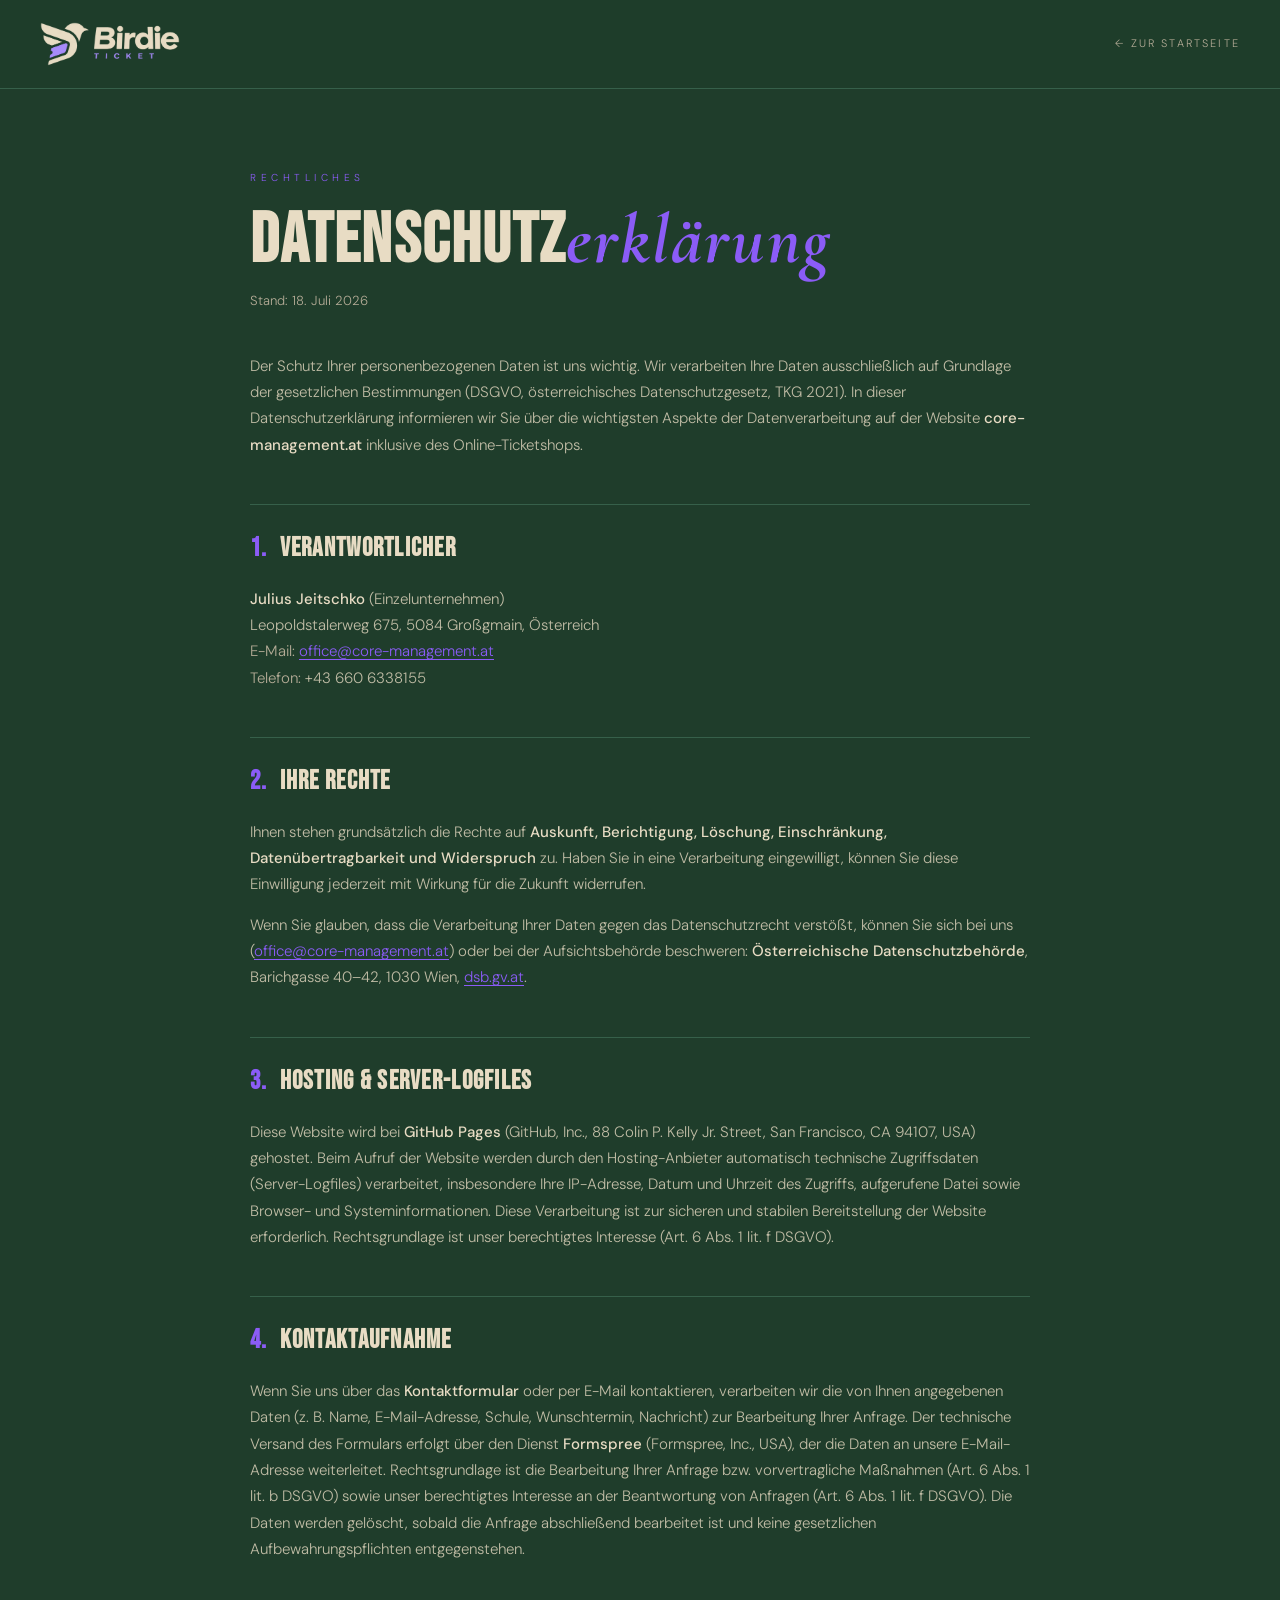
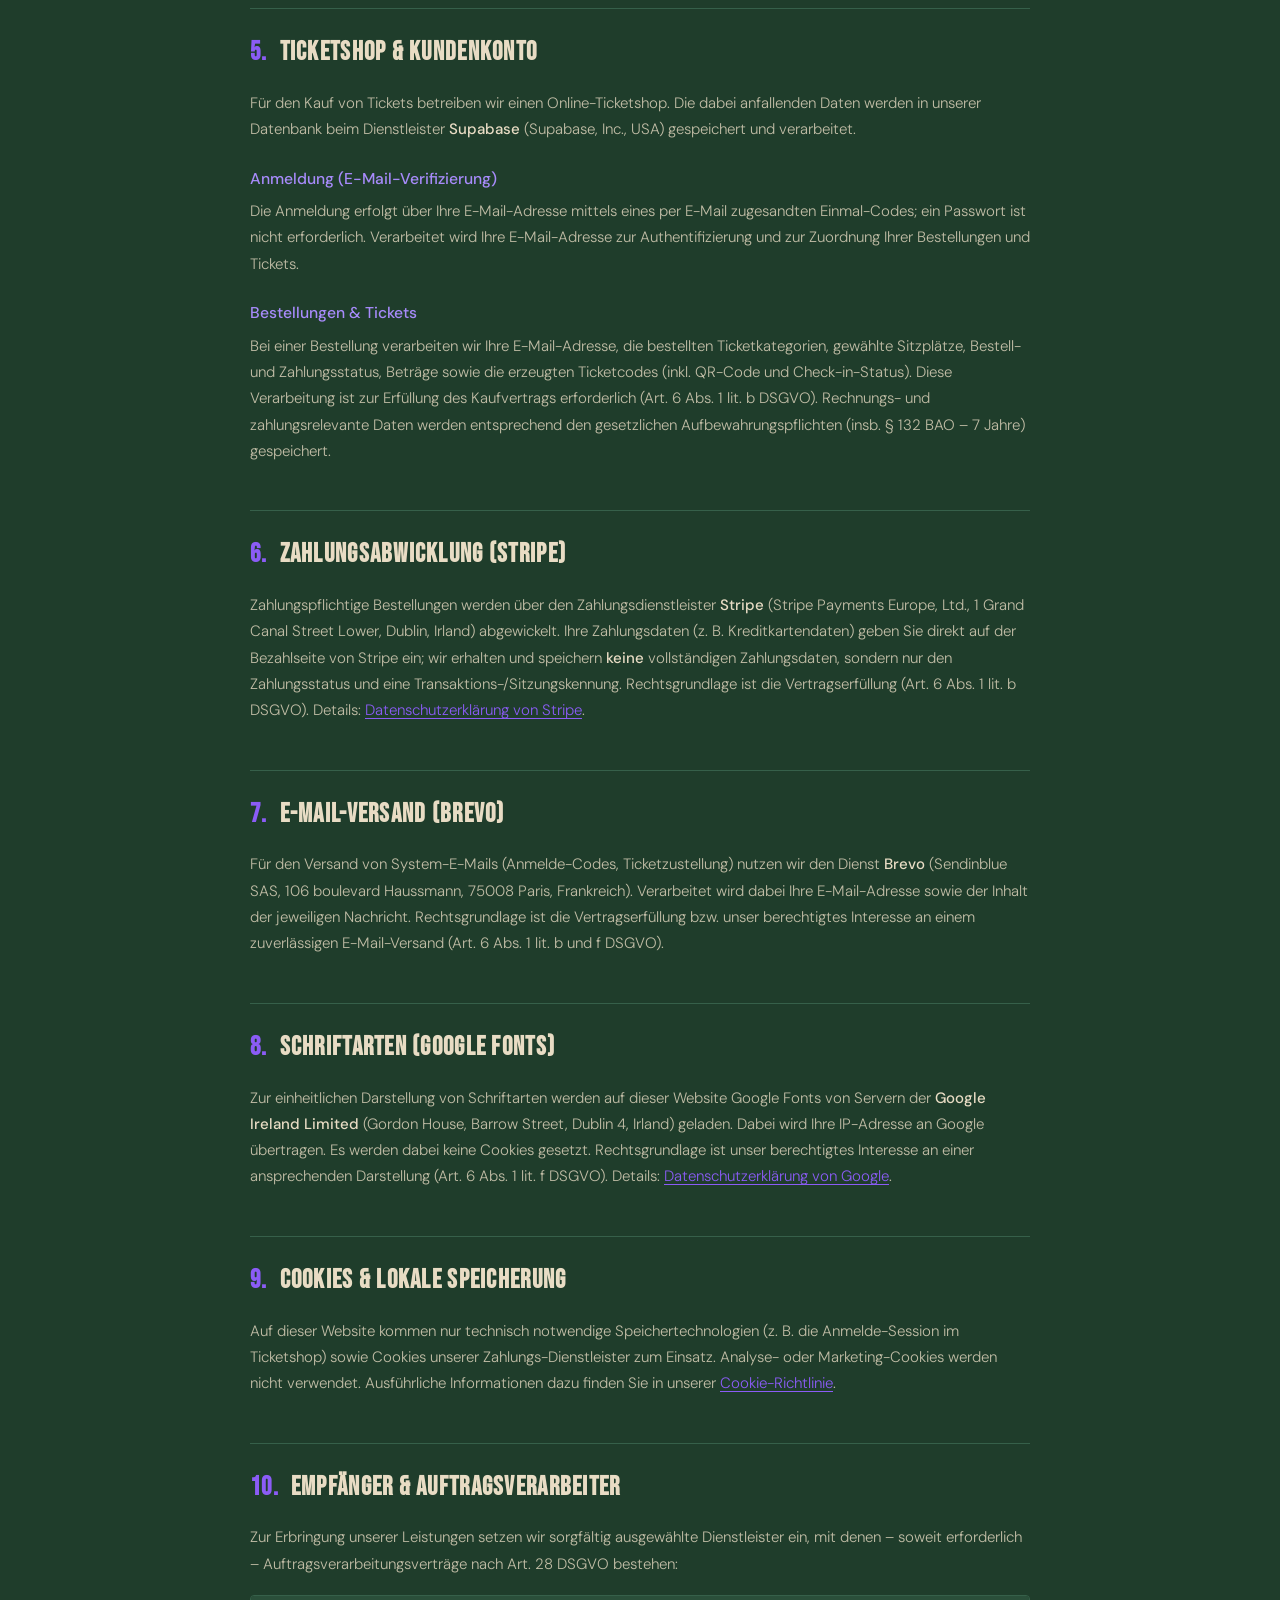
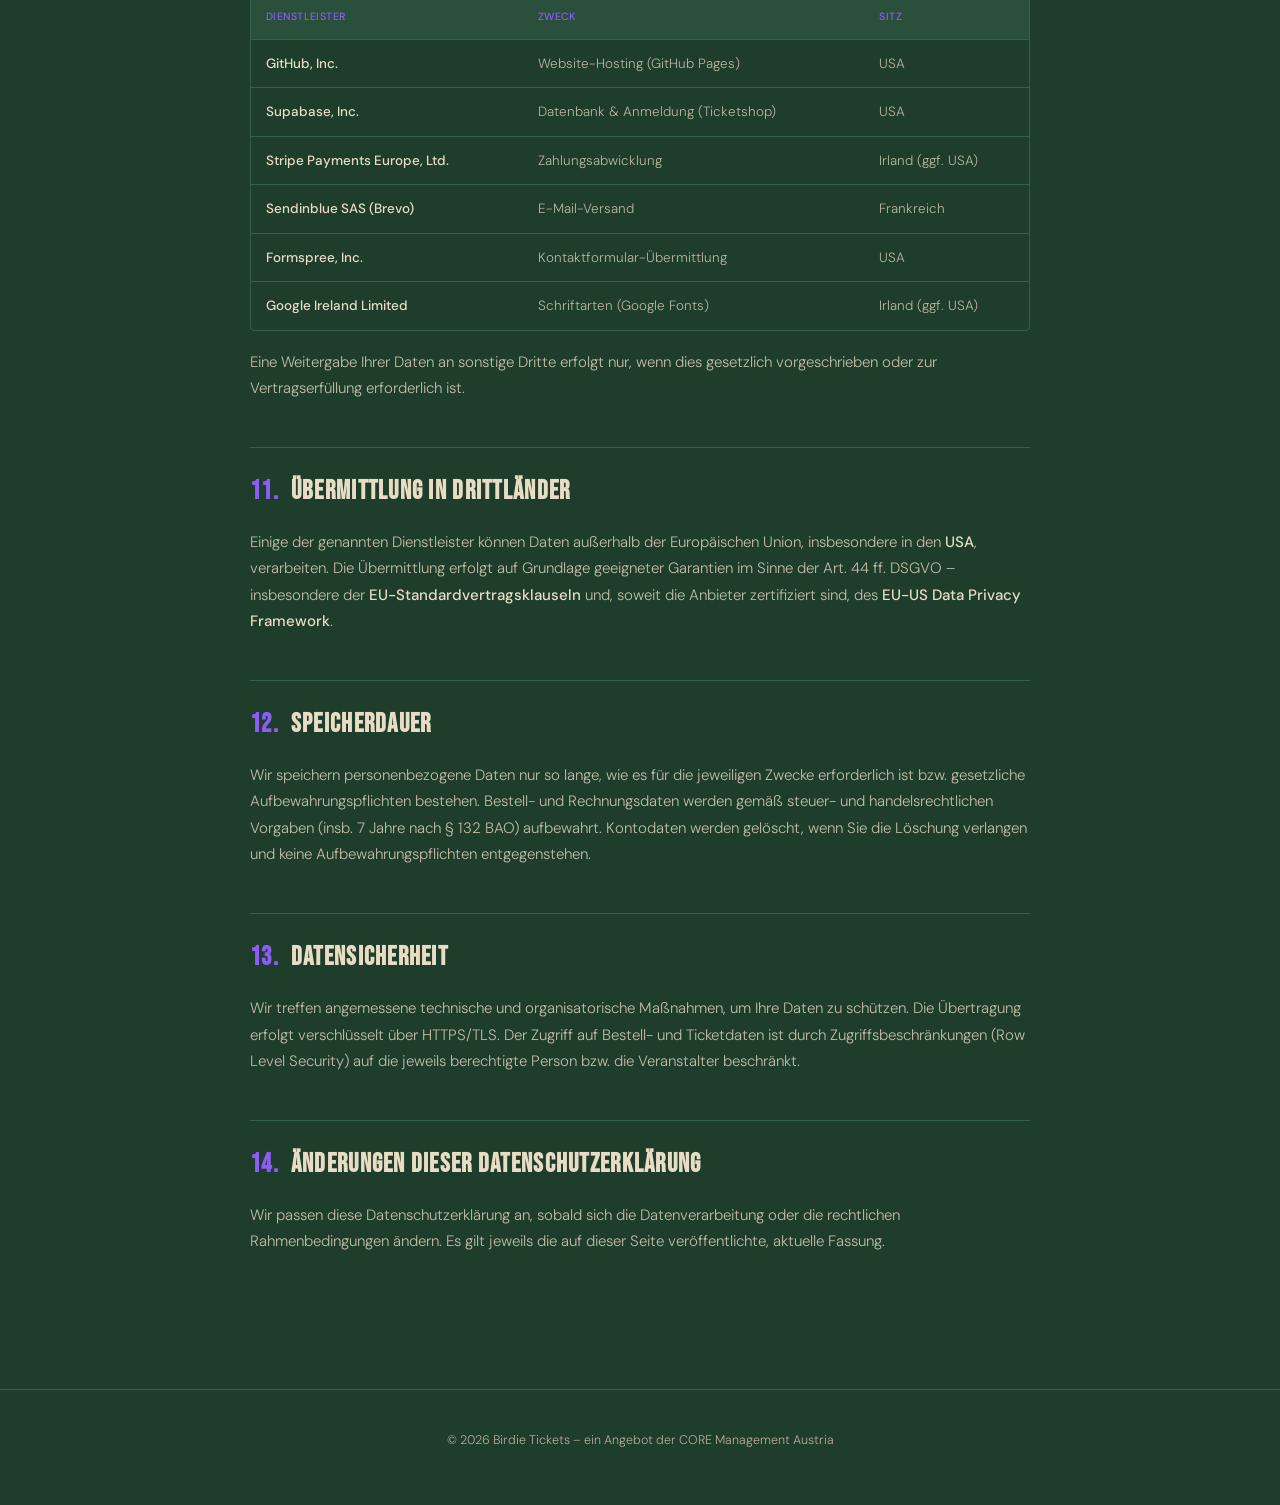
<file: datenschutz.html>
<!DOCTYPE html>
<html lang="de">
<head>
<meta charset="UTF-8">
<meta name="viewport" content="width=device-width, initial-scale=1.0">
<title>Datenschutzerklärung – Birdie Tickets</title>
<meta name="robots" content="index, follow">
<link rel="preconnect" href="https://fonts.googleapis.com">
<link href="https://fonts.googleapis.com/css2?family=Cormorant+Garamond:ital,wght@0,300;0,400;0,600;1,300;1,400&family=Bebas+Neue&family=DM+Sans:ital,wght@0,300;0,400;0,500;1,300&display=swap" rel="stylesheet">
<link rel="icon" type="image/png" href="favicon.png?v=2">
<style>
  :root {
    --gold: #8B5CF6;
    --gold-light: #A78BFA;
    --gold-dim: rgba(139,92,246,0.15);
    --black: #1F3D2B;
    --dark: #21422F;
    --dark2: #2A4F3A;
    --white: #E8DCC4;
    --gray: #B5AC97;
    --gray2: #36604A;
  }
  * { margin: 0; padding: 0; box-sizing: border-box; }
  body { background: var(--black); color: var(--white); font-family: 'DM Sans', sans-serif; font-weight: 300; line-height: 1.75; -webkit-font-smoothing: antialiased; }

  .doc-nav { position: sticky; top: 0; z-index: 10; display: flex; justify-content: space-between; align-items: center; padding: 22px 40px; background: rgba(31,61,43,0.9); backdrop-filter: blur(10px); border-bottom: 1px solid var(--gray2); }
  .logo { font-family: 'Bebas Neue', sans-serif; font-size: 1.5rem; letter-spacing: 0.12em; color: var(--white); text-decoration: none; }
  .logo span { color: var(--gold); }
  .back-link { font-size: 0.68rem; letter-spacing: 0.2em; text-transform: uppercase; color: var(--gray); text-decoration: none; transition: color 0.3s; }
  .back-link:hover { color: var(--gold); }

  .doc { max-width: 860px; margin: 0 auto; padding: 80px 40px 120px; }
  .doc-label { font-size: 0.63rem; letter-spacing: 0.45em; text-transform: uppercase; color: var(--gold); margin-bottom: 18px; }
  h1 { font-family: 'Bebas Neue', sans-serif; font-size: clamp(2.6rem, 6.4vw, 4.4rem); line-height: 0.98; letter-spacing: 0.03em; margin-bottom: 14px; }
  h1 em { font-style: italic; font-family: 'Cormorant Garamond', serif; color: var(--gold); }
  .updated { font-size: 0.82rem; color: var(--gray); margin-bottom: 40px; }

  h2 { font-family: 'Bebas Neue', sans-serif; font-size: 1.6rem; letter-spacing: 0.05em; color: var(--white); margin: 46px 0 14px; padding-top: 22px; border-top: 1px solid var(--gray2); }
  h2 .n { color: var(--gold); margin-right: 12px; }
  h3 { font-size: 0.98rem; font-weight: 500; color: var(--gold-light); margin: 22px 0 6px; }
  p { font-size: 0.94rem; color: rgba(232,220,196,0.8); margin-bottom: 14px; }
  a { color: var(--gold); text-decoration: underline; text-underline-offset: 3px; }
  a:hover { color: var(--gold-light); }
  ul { margin: 0 0 16px 22px; }
  li { font-size: 0.94rem; color: rgba(232,220,196,0.8); margin-bottom: 7px; }
  strong { color: var(--white); font-weight: 500; }
  .lbl { color: var(--gray); }

  .table-wrap { overflow-x: auto; margin: 18px 0; border: 1px solid var(--gray2); border-radius: 4px; }
  table { width: 100%; border-collapse: collapse; min-width: 640px; }
  th, td { text-align: left; padding: 12px 15px; font-size: 0.84rem; border-bottom: 1px solid var(--gray2); vertical-align: top; }
  th { background: var(--dark2); color: var(--gold); font-weight: 500; letter-spacing: 0.04em; text-transform: uppercase; font-size: 0.66rem; }
  td { color: rgba(232,220,196,0.75); }
  tr:last-child td { border-bottom: none; }
  td strong { color: var(--white); }

  footer { border-top: 1px solid var(--gray2); padding: 40px; text-align: center; }
  footer p { font-size: 0.78rem; color: var(--gray); }

  @media (max-width: 640px) {
    .doc-nav { padding: 18px 22px; }
    .doc { padding: 56px 22px 90px; }
  }
</style>
</head>
<body>

<nav class="doc-nav">
  <a href="/" class="logo"><img src="assets/birdie-logo-light.png?v=1" alt="Birdie Tickets" style="height:44px;width:auto;display:block"></a>
  <a href="/" class="back-link">← Zur Startseite</a>
</nav>

<main class="doc">
  <div class="doc-label">Rechtliches</div>
  <h1>Datenschutz<em>erklärung</em></h1>
  <p class="updated">Stand: 18. Juli 2026</p>

  <p>Der Schutz Ihrer personenbezogenen Daten ist uns wichtig. Wir verarbeiten Ihre Daten ausschließlich auf Grundlage der gesetzlichen Bestimmungen (DSGVO, österreichisches Datenschutzgesetz, TKG 2021). In dieser Datenschutzerklärung informieren wir Sie über die wichtigsten Aspekte der Datenverarbeitung auf der Website <strong>core-management.at</strong> inklusive des Online-Ticketshops.</p>

  <h2><span class="n">1.</span>Verantwortlicher</h2>
  <p>
    <strong>Julius Jeitschko</strong> (Einzelunternehmen)<br>
    Leopoldstalerweg 675, 5084 Großgmain, Österreich<br>
    <span class="lbl">E-Mail:</span> <a href="mailto:office@core-management.at">office@core-management.at</a><br>
    <span class="lbl">Telefon:</span> +43 660 6338155
  </p>

  <h2><span class="n">2.</span>Ihre Rechte</h2>
  <p>Ihnen stehen grundsätzlich die Rechte auf <strong>Auskunft, Berichtigung, Löschung, Einschränkung, Datenübertragbarkeit und Widerspruch</strong> zu. Haben Sie in eine Verarbeitung eingewilligt, können Sie diese Einwilligung jederzeit mit Wirkung für die Zukunft widerrufen.</p>
  <p>Wenn Sie glauben, dass die Verarbeitung Ihrer Daten gegen das Datenschutzrecht verstößt, können Sie sich bei uns (<a href="mailto:office@core-management.at">office@core-management.at</a>) oder bei der Aufsichtsbehörde beschweren: <strong>Österreichische Datenschutzbehörde</strong>, Barichgasse 40–42, 1030 Wien, <a href="https://www.dsb.gv.at" target="_blank" rel="noopener">dsb.gv.at</a>.</p>

  <h2><span class="n">3.</span>Hosting &amp; Server-Logfiles</h2>
  <p>Diese Website wird bei <strong>GitHub Pages</strong> (GitHub, Inc., 88 Colin P. Kelly Jr. Street, San Francisco, CA 94107, USA) gehostet. Beim Aufruf der Website werden durch den Hosting-Anbieter automatisch technische Zugriffsdaten (Server-Logfiles) verarbeitet, insbesondere Ihre IP-Adresse, Datum und Uhrzeit des Zugriffs, aufgerufene Datei sowie Browser- und Systeminformationen. Diese Verarbeitung ist zur sicheren und stabilen Bereitstellung der Website erforderlich. Rechtsgrundlage ist unser berechtigtes Interesse (Art. 6 Abs. 1 lit. f DSGVO).</p>

  <h2><span class="n">4.</span>Kontaktaufnahme</h2>
  <p>Wenn Sie uns über das <strong>Kontaktformular</strong> oder per E-Mail kontaktieren, verarbeiten wir die von Ihnen angegebenen Daten (z. B. Name, E-Mail-Adresse, Schule, Wunschtermin, Nachricht) zur Bearbeitung Ihrer Anfrage. Der technische Versand des Formulars erfolgt über den Dienst <strong>Formspree</strong> (Formspree, Inc., USA), der die Daten an unsere E-Mail-Adresse weiterleitet. Rechtsgrundlage ist die Bearbeitung Ihrer Anfrage bzw. vorvertragliche Maßnahmen (Art. 6 Abs. 1 lit. b DSGVO) sowie unser berechtigtes Interesse an der Beantwortung von Anfragen (Art. 6 Abs. 1 lit. f DSGVO). Die Daten werden gelöscht, sobald die Anfrage abschließend bearbeitet ist und keine gesetzlichen Aufbewahrungspflichten entgegenstehen.</p>

  <h2><span class="n">5.</span>Ticketshop &amp; Kundenkonto</h2>
  <p>Für den Kauf von Tickets betreiben wir einen Online-Ticketshop. Die dabei anfallenden Daten werden in unserer Datenbank beim Dienstleister <strong>Supabase</strong> (Supabase, Inc., USA) gespeichert und verarbeitet.</p>
  <h3>Anmeldung (E-Mail-Verifizierung)</h3>
  <p>Die Anmeldung erfolgt über Ihre E-Mail-Adresse mittels eines per E-Mail zugesandten Einmal-Codes; ein Passwort ist nicht erforderlich. Verarbeitet wird Ihre E-Mail-Adresse zur Authentifizierung und zur Zuordnung Ihrer Bestellungen und Tickets.</p>
  <h3>Bestellungen &amp; Tickets</h3>
  <p>Bei einer Bestellung verarbeiten wir Ihre E-Mail-Adresse, die bestellten Ticketkategorien, gewählte Sitzplätze, Bestell- und Zahlungsstatus, Beträge sowie die erzeugten Ticketcodes (inkl. QR-Code und Check-in-Status). Diese Verarbeitung ist zur Erfüllung des Kaufvertrags erforderlich (Art. 6 Abs. 1 lit. b DSGVO). Rechnungs- und zahlungsrelevante Daten werden entsprechend den gesetzlichen Aufbewahrungspflichten (insb. § 132 BAO – 7 Jahre) gespeichert.</p>

  <h2><span class="n">6.</span>Zahlungsabwicklung (Stripe)</h2>
  <p>Zahlungspflichtige Bestellungen werden über den Zahlungsdienstleister <strong>Stripe</strong> (Stripe Payments Europe, Ltd., 1 Grand Canal Street Lower, Dublin, Irland) abgewickelt. Ihre Zahlungsdaten (z. B. Kreditkartendaten) geben Sie direkt auf der Bezahlseite von Stripe ein; wir erhalten und speichern <strong>keine</strong> vollständigen Zahlungsdaten, sondern nur den Zahlungsstatus und eine Transaktions-/Sitzungskennung. Rechtsgrundlage ist die Vertragserfüllung (Art. 6 Abs. 1 lit. b DSGVO). Details: <a href="https://stripe.com/at/privacy" target="_blank" rel="noopener">Datenschutzerklärung von Stripe</a>.</p>

  <h2><span class="n">7.</span>E-Mail-Versand (Brevo)</h2>
  <p>Für den Versand von System-E-Mails (Anmelde-Codes, Ticketzustellung) nutzen wir den Dienst <strong>Brevo</strong> (Sendinblue SAS, 106 boulevard Haussmann, 75008 Paris, Frankreich). Verarbeitet wird dabei Ihre E-Mail-Adresse sowie der Inhalt der jeweiligen Nachricht. Rechtsgrundlage ist die Vertragserfüllung bzw. unser berechtigtes Interesse an einem zuverlässigen E-Mail-Versand (Art. 6 Abs. 1 lit. b und f DSGVO).</p>

  <h2><span class="n">8.</span>Schriftarten (Google Fonts)</h2>
  <p>Zur einheitlichen Darstellung von Schriftarten werden auf dieser Website Google Fonts von Servern der <strong>Google Ireland Limited</strong> (Gordon House, Barrow Street, Dublin 4, Irland) geladen. Dabei wird Ihre IP-Adresse an Google übertragen. Es werden dabei keine Cookies gesetzt. Rechtsgrundlage ist unser berechtigtes Interesse an einer ansprechenden Darstellung (Art. 6 Abs. 1 lit. f DSGVO). Details: <a href="https://policies.google.com/privacy" target="_blank" rel="noopener">Datenschutzerklärung von Google</a>.</p>

  <h2><span class="n">9.</span>Cookies &amp; lokale Speicherung</h2>
  <p>Auf dieser Website kommen nur technisch notwendige Speichertechnologien (z. B. die Anmelde-Session im Ticketshop) sowie Cookies unserer Zahlungs-Dienstleister zum Einsatz. Analyse- oder Marketing-Cookies werden nicht verwendet. Ausführliche Informationen dazu finden Sie in unserer <a href="cookie-policy.html">Cookie-Richtlinie</a>.</p>

  <h2><span class="n">10.</span>Empfänger &amp; Auftragsverarbeiter</h2>
  <p>Zur Erbringung unserer Leistungen setzen wir sorgfältig ausgewählte Dienstleister ein, mit denen – soweit erforderlich – Auftragsverarbeitungsverträge nach Art. 28 DSGVO bestehen:</p>
  <div class="table-wrap">
    <table>
      <thead><tr><th>Dienstleister</th><th>Zweck</th><th>Sitz</th></tr></thead>
      <tbody>
        <tr><td><strong>GitHub, Inc.</strong></td><td>Website-Hosting (GitHub Pages)</td><td>USA</td></tr>
        <tr><td><strong>Supabase, Inc.</strong></td><td>Datenbank &amp; Anmeldung (Ticketshop)</td><td>USA</td></tr>
        <tr><td><strong>Stripe Payments Europe, Ltd.</strong></td><td>Zahlungsabwicklung</td><td>Irland (ggf. USA)</td></tr>
        <tr><td><strong>Sendinblue SAS (Brevo)</strong></td><td>E-Mail-Versand</td><td>Frankreich</td></tr>
        <tr><td><strong>Formspree, Inc.</strong></td><td>Kontaktformular-Übermittlung</td><td>USA</td></tr>
        <tr><td><strong>Google Ireland Limited</strong></td><td>Schriftarten (Google Fonts)</td><td>Irland (ggf. USA)</td></tr>
      </tbody>
    </table>
  </div>
  <p>Eine Weitergabe Ihrer Daten an sonstige Dritte erfolgt nur, wenn dies gesetzlich vorgeschrieben oder zur Vertragserfüllung erforderlich ist.</p>

  <h2><span class="n">11.</span>Übermittlung in Drittländer</h2>
  <p>Einige der genannten Dienstleister können Daten außerhalb der Europäischen Union, insbesondere in den <strong>USA</strong>, verarbeiten. Die Übermittlung erfolgt auf Grundlage geeigneter Garantien im Sinne der Art. 44 ff. DSGVO – insbesondere der <strong>EU-Standardvertragsklauseln</strong> und, soweit die Anbieter zertifiziert sind, des <strong>EU-US Data Privacy Framework</strong>.</p>

  <h2><span class="n">12.</span>Speicherdauer</h2>
  <p>Wir speichern personenbezogene Daten nur so lange, wie es für die jeweiligen Zwecke erforderlich ist bzw. gesetzliche Aufbewahrungspflichten bestehen. Bestell- und Rechnungsdaten werden gemäß steuer- und handelsrechtlichen Vorgaben (insb. 7 Jahre nach § 132 BAO) aufbewahrt. Kontodaten werden gelöscht, wenn Sie die Löschung verlangen und keine Aufbewahrungspflichten entgegenstehen.</p>

  <h2><span class="n">13.</span>Datensicherheit</h2>
  <p>Wir treffen angemessene technische und organisatorische Maßnahmen, um Ihre Daten zu schützen. Die Übertragung erfolgt verschlüsselt über HTTPS/TLS. Der Zugriff auf Bestell- und Ticketdaten ist durch Zugriffsbeschränkungen (Row Level Security) auf die jeweils berechtigte Person bzw. die Veranstalter beschränkt.</p>

  <h2><span class="n">14.</span>Änderungen dieser Datenschutzerklärung</h2>
  <p>Wir passen diese Datenschutzerklärung an, sobald sich die Datenverarbeitung oder die rechtlichen Rahmenbedingungen ändern. Es gilt jeweils die auf dieser Seite veröffentlichte, aktuelle Fassung.</p>
</main>

<footer>
  <p>© 2026 Birdie Tickets – ein Angebot der CORE Management Austria</p>
</footer>

</body>
</html>
</file>
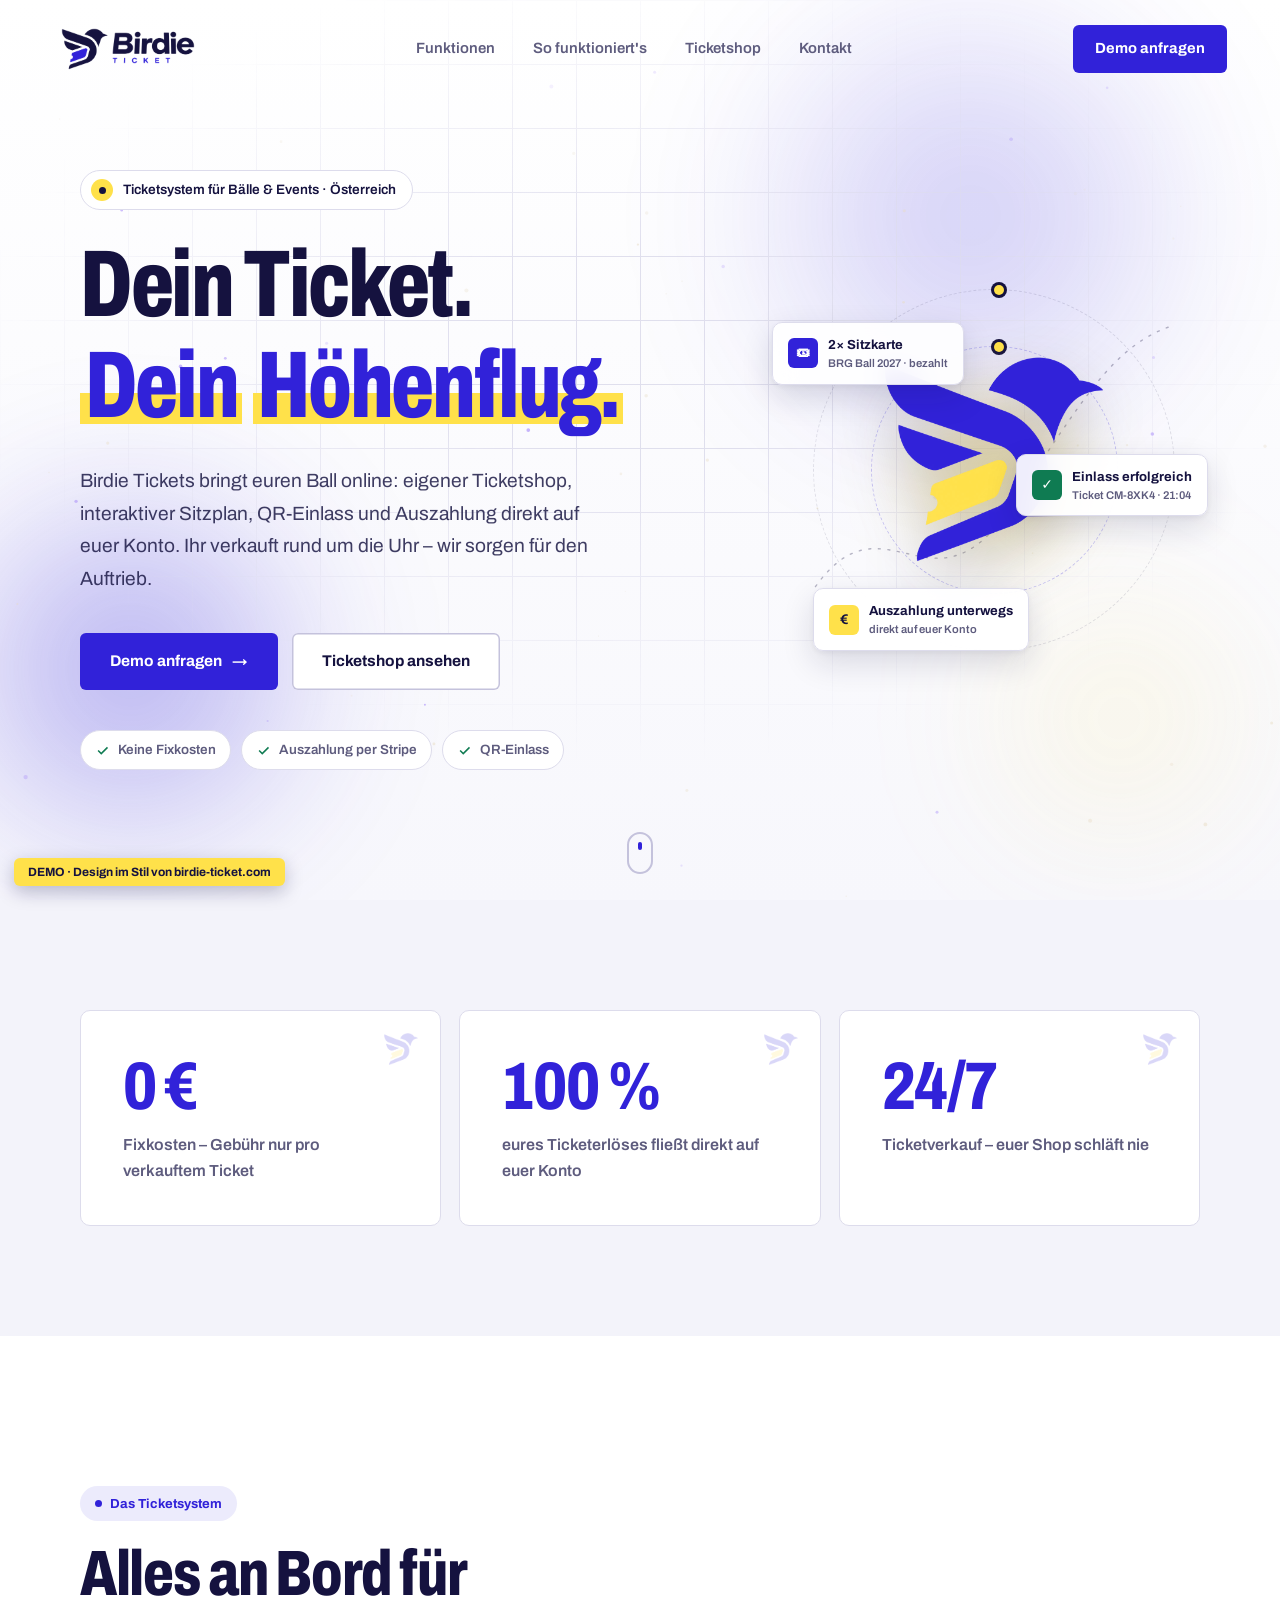
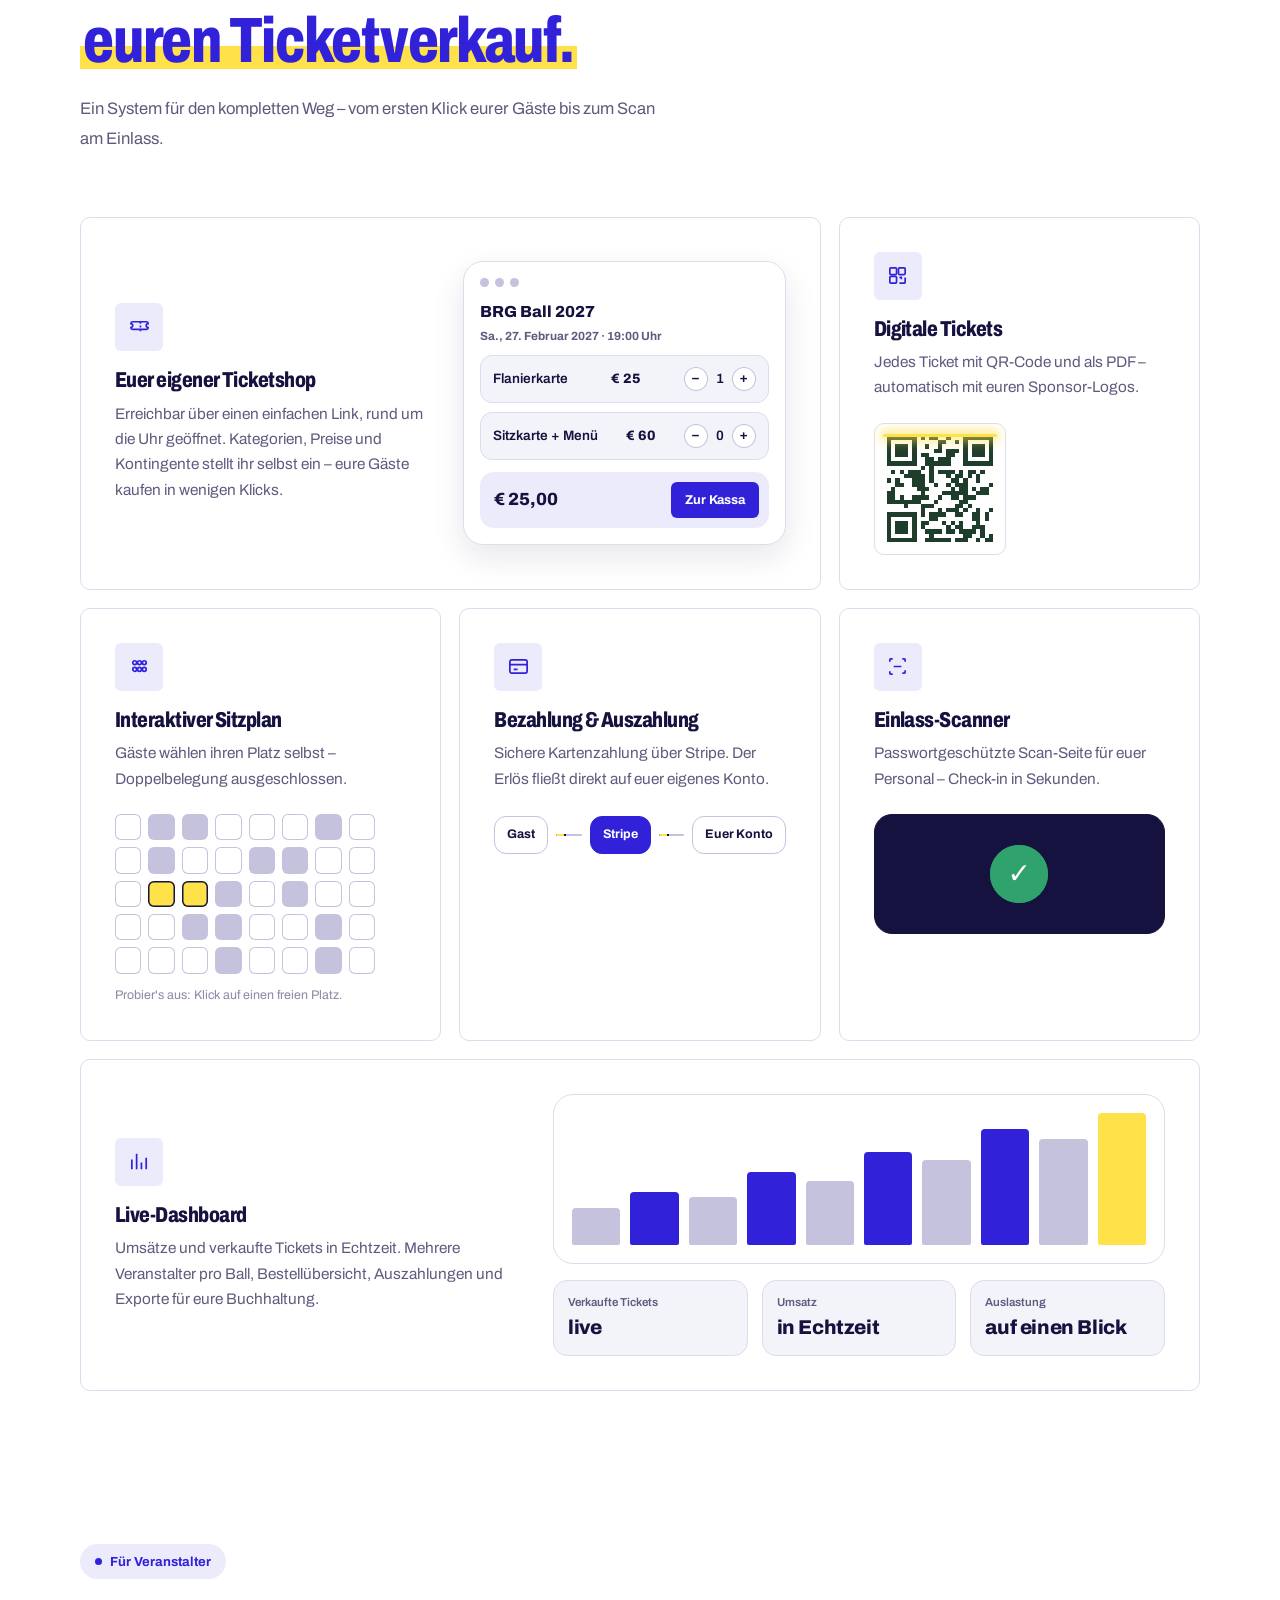
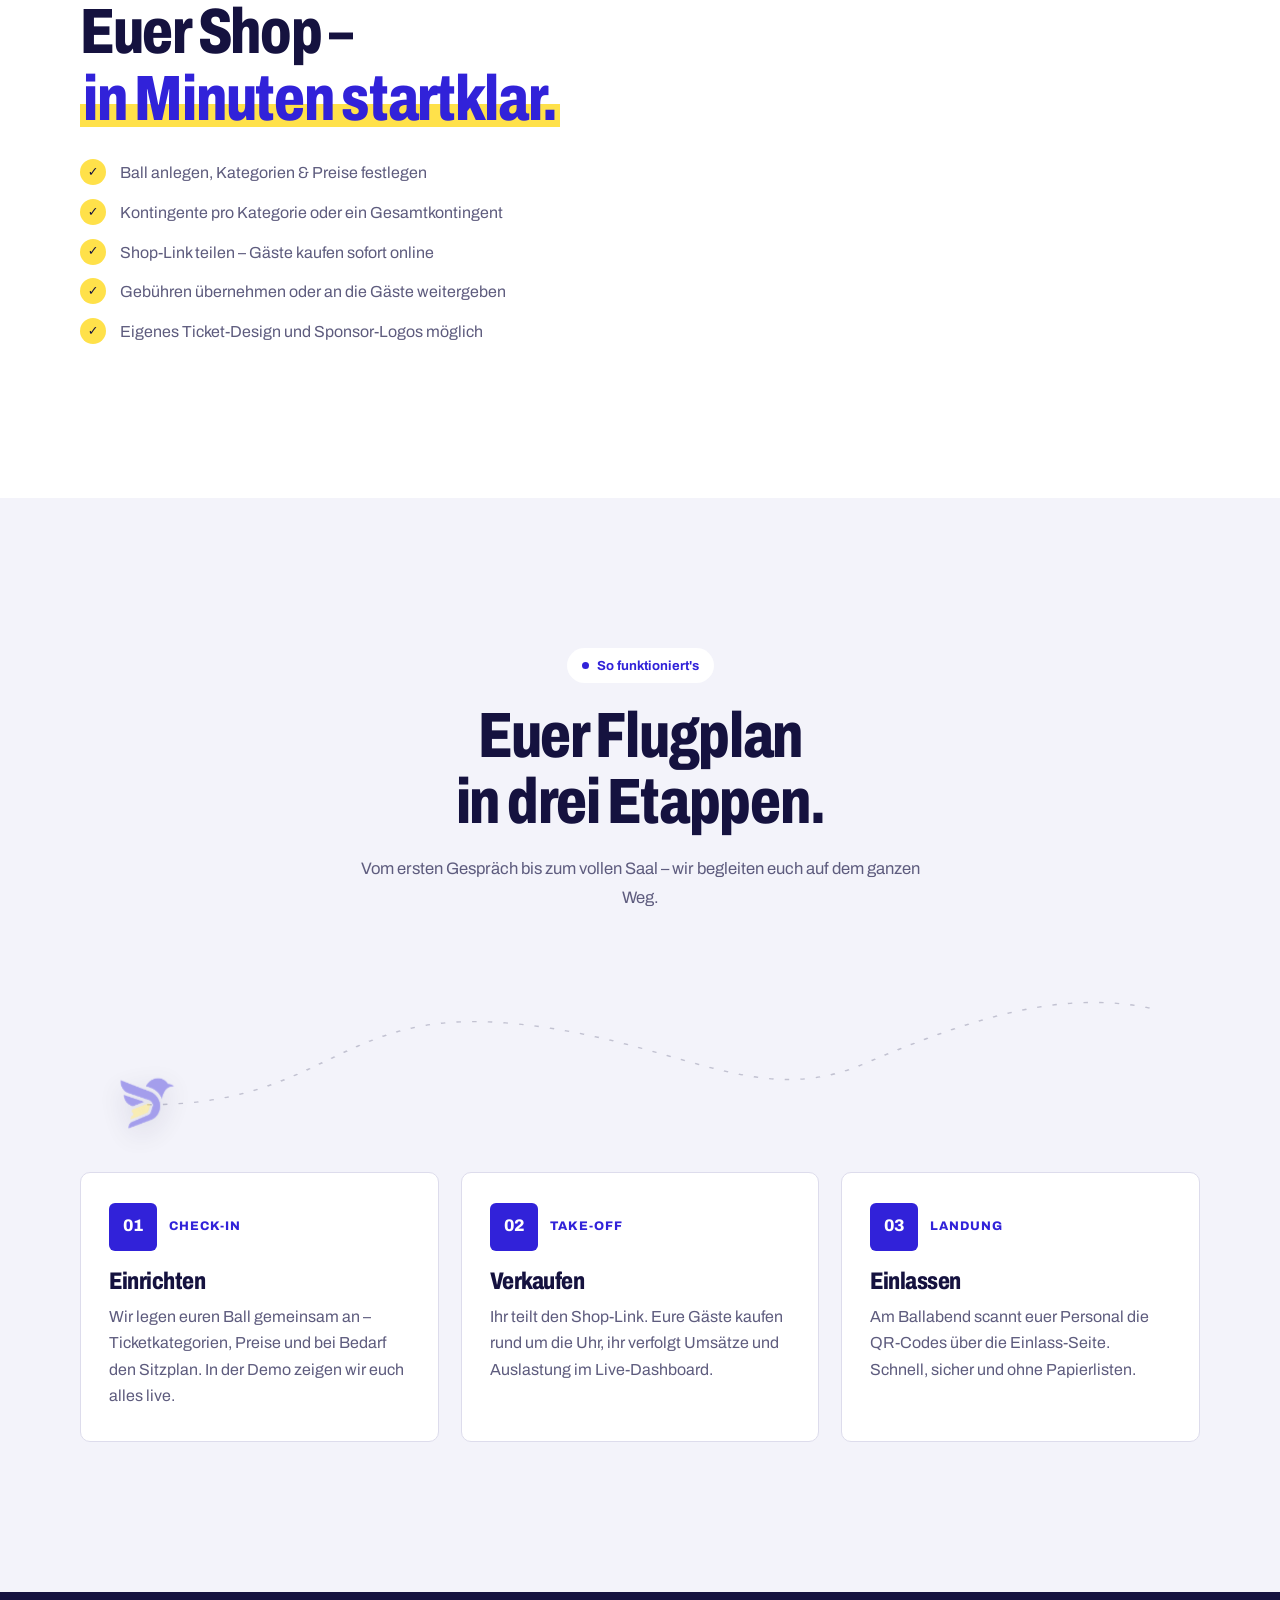
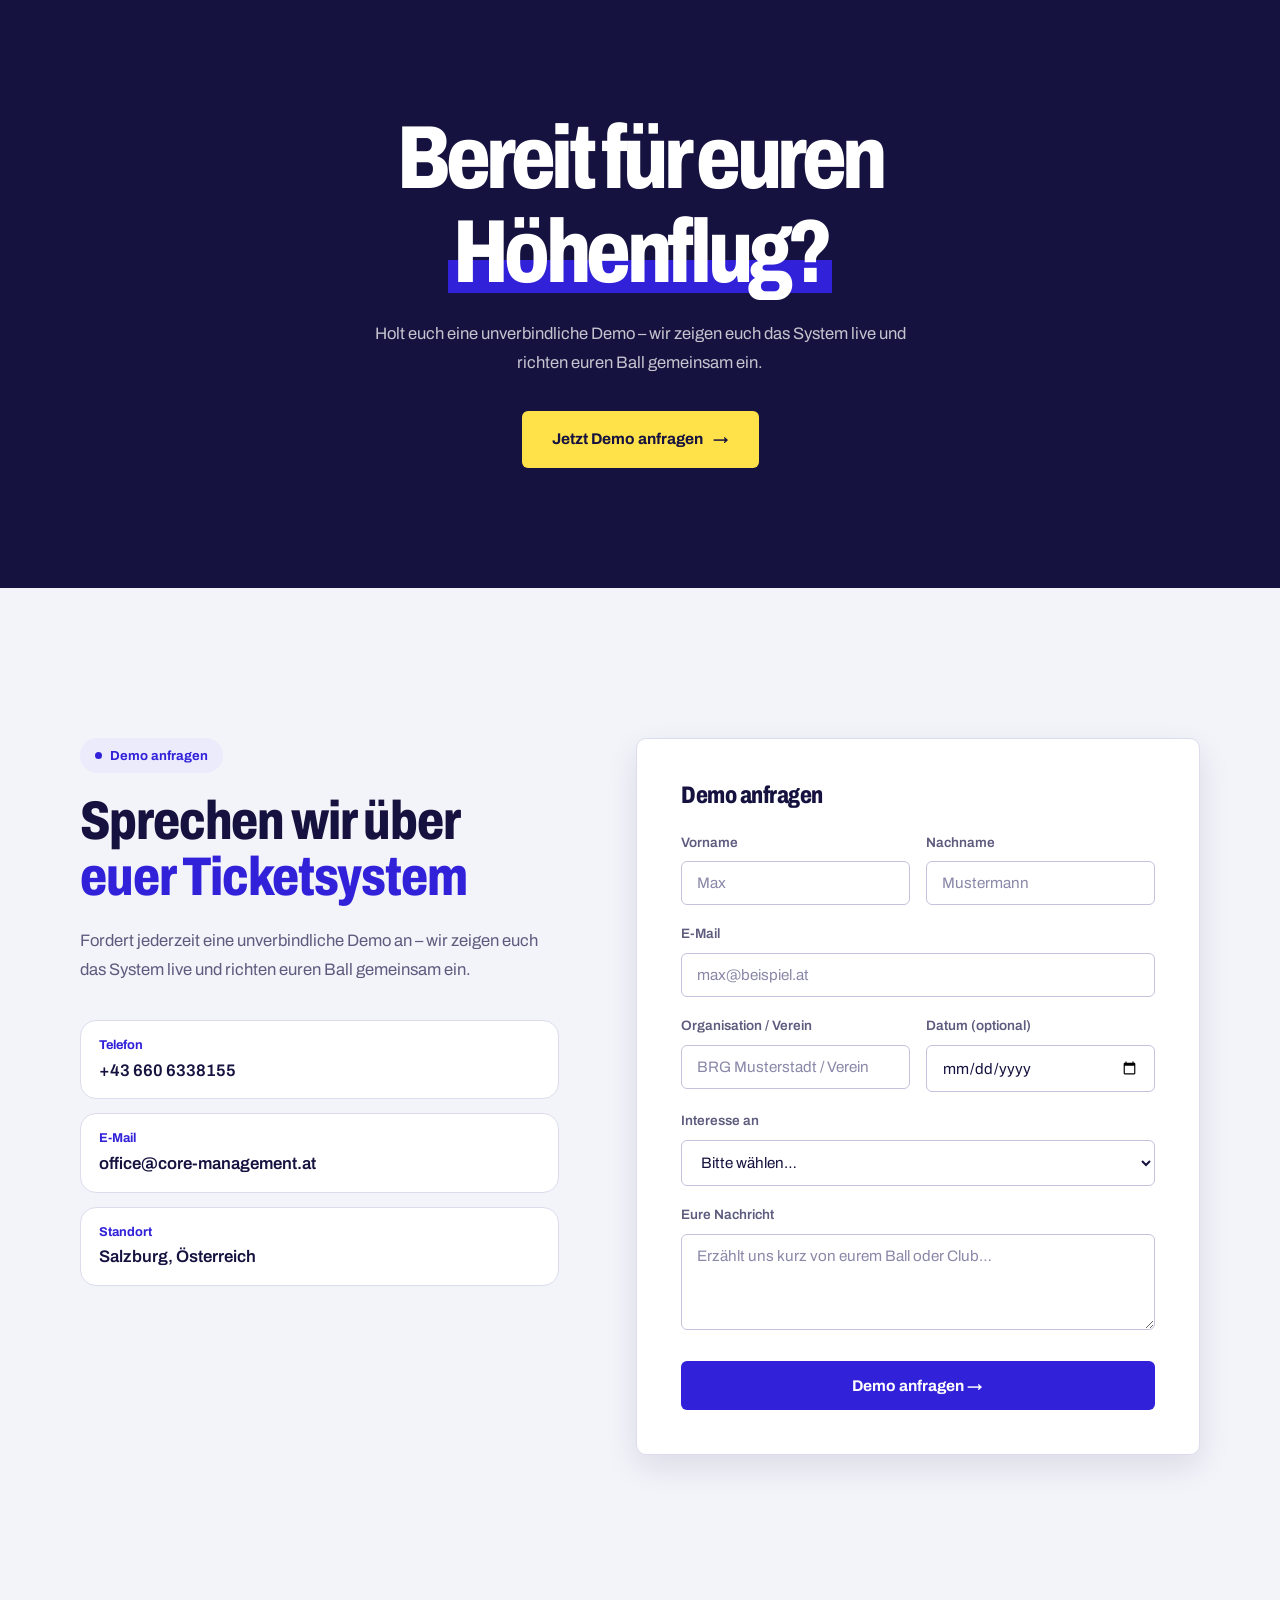
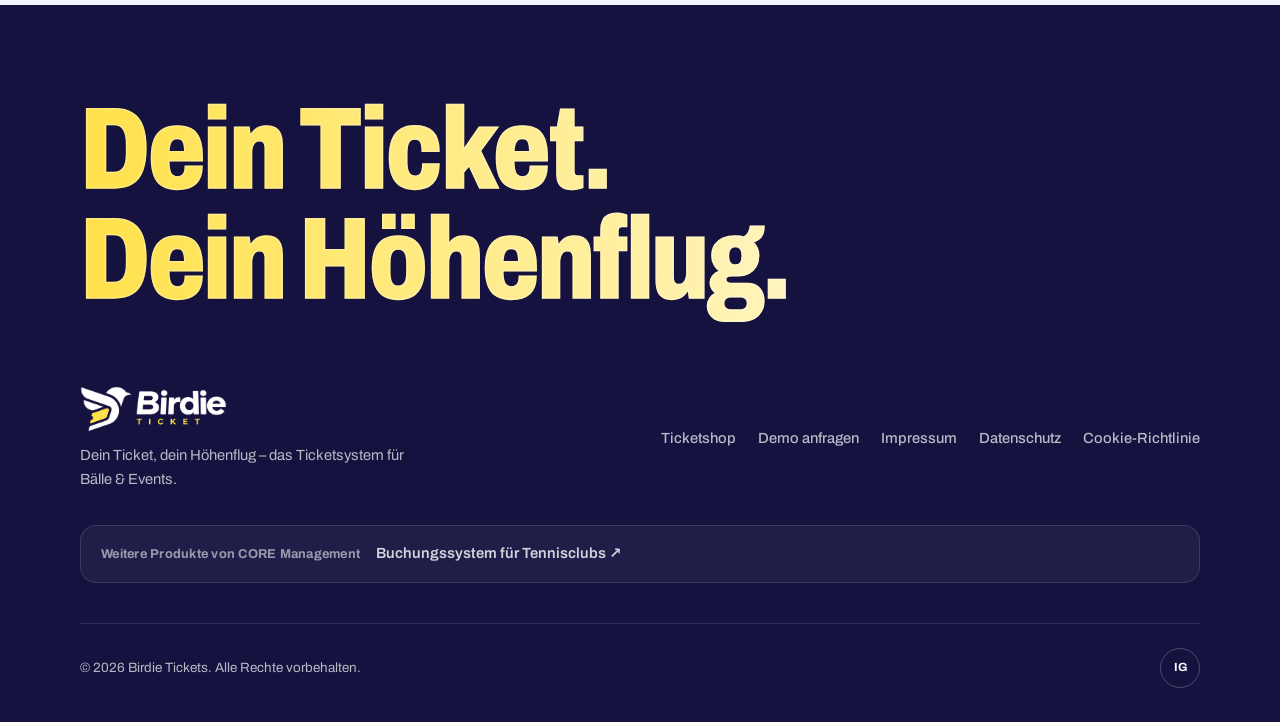
<file: demo-birdie-blau.html>
<!DOCTYPE html>
<html lang="de">
<head>
<meta charset="UTF-8">
<meta name="viewport" content="width=device-width, initial-scale=1.0">
<title>DEMO Blau – Birdie Tickets</title>
<meta name="description" content="Birdie Tickets – dein Ticket, dein Höhenflug. Das Ticketsystem für Bälle und Events: eigener Online-Ticketshop, interaktiver Sitzplan, QR-Einlass und Auszahlung direkt per Stripe.">
<meta property="og:title" content="Birdie Tickets – Dein Ticket, dein Höhenflug">
<meta property="og:description" content="Verkauft eure Balltickets komplett online: Shop, Sitzplan, QR-Einlass, Auszahlung per Stripe.">
<meta property="og:type" content="website">
<meta name="theme-color" content="#FFFFFF">
<meta name="robots" content="noindex,nofollow">
<link rel="preconnect" href="https://fonts.googleapis.com">
<link rel="preconnect" href="https://fonts.gstatic.com" crossorigin>
<link href="https://fonts.googleapis.com/css2?family=Archivo:wdth,wght@62..125,400..900&display=swap" rel="stylesheet">
<link rel="icon" type="image/png" href="favicon.png?v=2">
<link rel="stylesheet" href="assets/home-blau.css?v=2">
</head>
<body>
<div class="demo-badge">DEMO · Design im Stil von birdie-ticket.com</div>

<div class="progress" id="progress"></div>
<div class="altimeter" id="altimeter" aria-hidden="true">
  <div class="alt-txt">Flughöhe <b id="altVal">0 m</b></div>
  <div class="alt-track"><div class="alt-fill" id="altFill"></div><img class="alt-bird" id="altBird" src="assets/demo-blau-bird.png?v=1" alt=""></div>
</div>

<nav id="nav">
  <a href="#top" class="logo"><img src="assets/demo-blau-logo.png?v=1" alt="Birdie Tickets"></a>
  <ul>
    <li><a href="#funktionen">Funktionen</a></li>
    <li><a href="#ablauf">So funktioniert's</a></li>
    <li><a href="tickets.html">Ticketshop</a></li>
    <li><a href="#demo">Kontakt</a></li>
  </ul>
  <a href="#demo" class="btn btn-gold nav-cta magnetic">Demo anfragen</a>
  <button class="nav-toggle" id="navToggle" aria-label="Menü"><span></span><span></span><span></span></button>
</nav>

<!-- HERO -->
<section class="hero" id="top">
  <div class="aurora"><i></i><i></i><i></i></div>
  <div class="hero-grid"></div>
  <canvas id="sky"></canvas>
  <div class="wrap">
    <div class="hero-text">
      <span class="pill reveal"><span class="dot"></span>Ticketsystem für Bälle &amp; Events · Österreich</span>
      <h1 aria-label="Dein Ticket. Dein Höhenflug.">
        <span class="line"><span class="w">Dein</span> <span class="w">Ticket.</span></span>
        <span class="line"><span class="w grad">Dein</span> <span class="w grad">Höhenflug.</span></span>
      </h1>
      <p class="hero-desc reveal d2">Birdie Tickets bringt euren Ball online: eigener Ticketshop, interaktiver Sitzplan, QR-Einlass und Auszahlung direkt auf euer Konto. Ihr verkauft rund um die Uhr – wir sorgen für den Auftrieb.</p>
      <div class="hero-actions reveal d3">
        <a href="#demo" class="btn btn-gold magnetic">Demo anfragen <span class="arr">→</span></a>
        <a href="tickets.html" class="btn btn-ghost magnetic">Ticketshop ansehen</a>
      </div>
      <div class="hero-trust reveal d4">
        <span><svg viewBox="0 0 24 24" fill="none" stroke="currentColor" stroke-width="2.4"><path d="m5 12 5 5L20 7"/></svg>Keine Fixkosten</span>
        <span><svg viewBox="0 0 24 24" fill="none" stroke="currentColor" stroke-width="2.4"><path d="m5 12 5 5L20 7"/></svg>Auszahlung per Stripe</span>
        <span><svg viewBox="0 0 24 24" fill="none" stroke="currentColor" stroke-width="2.4"><path d="m5 12 5 5L20 7"/></svg>QR-Einlass</span>
      </div>
    </div>

    <div class="flight reveal d2" id="flight">
      <div class="orbit"></div><div class="orbit o2"></div>
      <svg class="path" viewBox="0 0 600 600" aria-hidden="true">
        <path class="route" d="M40,470 C140,330 210,520 320,360 S470,120 560,90"/>
      </svg>
      <div class="bird-glow"></div>
      <div class="bird" data-depth="18"><img src="assets/demo-blau-bird.png?v=1" alt="Birdie Vogel"></div>
      <span class="fly-tkt"></span><span class="fly-tkt f2"></span><span class="fly-tkt f3"></span>
      <div class="card-f c1" data-depth="-26"><span class="ic">🎟</span><div>2× Sitzkarte<small>BRG Ball 2027 · bezahlt</small></div></div>
      <div class="card-f c2" data-depth="30"><span class="ic ok">✓</span><div>Einlass erfolgreich<small>Ticket CM-8XK4 · 21:04</small></div></div>
      <div class="card-f c3" data-depth="-14"><span class="ic b">€</span><div>Auszahlung unterwegs<small>direkt auf euer Konto</small></div></div>
    </div>
  </div>
  <div class="scroll-cue" aria-hidden="true"></div>
</section>

<!-- ZAHLEN -->
<section class="stats on-beige">
  <div class="wrap">
    <div class="stats-grid">
      <div class="stat reveal"><div class="stat-num"><span data-count="0">0</span> €</div><div class="stat-label">Fixkosten – Gebühr nur pro verkauftem Ticket</div></div>
      <div class="stat reveal d1"><div class="stat-num"><span data-count="100">0</span> %</div><div class="stat-label">eures Ticketerlöses fließt direkt auf euer Konto</div></div>
      <div class="stat reveal d2"><div class="stat-num">24/7</div><div class="stat-label">Ticketverkauf – euer Shop schläft nie</div></div>
    </div>
  </div>
</section>

<!-- FUNKTIONEN -->
<section id="funktionen">
  <div class="wrap">
    <div class="sec-head">
      <span class="label reveal">Das Ticketsystem</span>
      <h2 class="head reveal d1">Alles an Bord für<br><span class="grad">euren Ticketverkauf.</span></h2>
      <p class="sub reveal d2" style="margin-top:20px">Ein System für den kompletten Weg – vom ersten Klick eurer Gäste bis zum Scan am Einlass.</p>
    </div>

    <div class="bento">
      <div class="tile t-shop reveal">
        <div>
          <div class="ico"><svg viewBox="0 0 24 24" fill="none" stroke="currentColor" stroke-width="1.8"><path d="M3 8a2 2 0 0 1 2-2h14a2 2 0 0 1 2 2 2 2 0 0 0 0 4 2 2 0 0 1-2 2H5a2 2 0 0 1-2-2 2 2 0 0 0 0-4Z"/><path d="M13 6v12" stroke-dasharray="2 2"/></svg></div>
          <h3>Euer eigener Ticketshop</h3>
          <p>Erreichbar über einen einfachen Link, rund um die Uhr geöffnet. Kategorien, Preise und Kontingente stellt ihr selbst ein – eure Gäste kaufen in wenigen Klicks.</p>
        </div>
        <div class="mini-shop" id="miniShop">
          <div class="bar"><i></i><i></i><i></i></div>
          <div class="ev">BRG Ball 2027<small>Sa., 27. Februar 2027 · 19:00 Uhr</small></div>
          <div class="mrow" data-price="25"><span>Flanierkarte</span><b>€ 25</b><span class="q"><button type="button" data-d="-1" aria-label="weniger">−</button><span class="n">1</span><button type="button" data-d="1" aria-label="mehr">+</button></span></div>
          <div class="mrow" data-price="60"><span>Sitzkarte + Menü</span><b>€ 60</b><span class="q"><button type="button" data-d="-1" aria-label="weniger">−</button><span class="n">0</span><button type="button" data-d="1" aria-label="mehr">+</button></span></div>
          <div class="mini-buy"><b id="miniSum">€ 25,00</b><span>Zur Kassa</span></div>
        </div>
      </div>

      <div class="tile t-qr reveal d1">
        <div class="ico"><svg viewBox="0 0 24 24" fill="none" stroke="currentColor" stroke-width="1.8"><rect x="4" y="4" width="7" height="7" rx="1"/><rect x="13" y="4" width="7" height="7" rx="1"/><rect x="4" y="13" width="7" height="7" rx="1"/><path d="M14 14h2v2m4-2v6m-6 0h6"/></svg></div>
        <h3>Digitale Tickets</h3>
        <p>Jedes Ticket mit QR-Code und als PDF – automatisch mit euren Sponsor-Logos.</p>
        <div class="qr-box"><i></i></div>
      </div>

      <div class="tile t-seat reveal">
        <div class="ico"><svg viewBox="0 0 24 24" fill="none" stroke="currentColor" stroke-width="1.8"><circle cx="7" cy="8" r="2"/><circle cx="12" cy="8" r="2"/><circle cx="17" cy="8" r="2"/><circle cx="7" cy="15" r="2"/><circle cx="12" cy="15" r="2"/><circle cx="17" cy="15" r="2"/></svg></div>
        <h3>Interaktiver Sitzplan</h3>
        <p>Gäste wählen ihren Platz selbst – Doppelbelegung ausgeschlossen.</p>
        <div class="seats" id="seatDemo"></div>
        <div class="seat-hint">Probier's aus: Klick auf einen freien Platz.</div>
      </div>

      <div class="tile t-pay reveal d1">
        <div class="ico"><svg viewBox="0 0 24 24" fill="none" stroke="currentColor" stroke-width="1.8"><rect x="3" y="5" width="18" height="14" rx="2"/><path d="M3 10h18M7 15h4"/></svg></div>
        <h3>Bezahlung &amp; Auszahlung</h3>
        <p>Sichere Kartenzahlung über Stripe. Der Erlös fließt direkt auf euer eigenes Konto.</p>
        <div class="payflow"><span class="n">Gast</span><span class="wire"></span><span class="n v">Stripe</span><span class="wire w2"></span><span class="n">Euer Konto</span></div>
      </div>

      <div class="tile t-scan reveal d2">
        <div class="ico"><svg viewBox="0 0 24 24" fill="none" stroke="currentColor" stroke-width="1.8"><path d="M4 7V5a1 1 0 0 1 1-1h2M4 17v2a1 1 0 0 0 1 1h2m10-16h2a1 1 0 0 1 1 1v2m-3 12h2a1 1 0 0 0 1-1v-2M8 12h8"/></svg></div>
        <h3>Einlass-Scanner</h3>
        <p>Passwortgeschützte Scan-Seite für euer Personal – Check-in in Sekunden.</p>
        <div class="scanner"><span class="ring"></span><span class="ok">✓</span></div>
      </div>

      <div class="tile t-dash reveal">
        <div>
          <div class="ico"><svg viewBox="0 0 24 24" fill="none" stroke="currentColor" stroke-width="1.8"><path d="M4 20V10m5 10V4m5 16v-7m5 7V8"/></svg></div>
          <h3>Live-Dashboard</h3>
          <p>Umsätze und verkaufte Tickets in Echtzeit. Mehrere Veranstalter pro Ball, Bestellübersicht, Auszahlungen und Exporte für eure Buchhaltung.</p>
        </div>
        <div>
          <div class="chart" id="chart">
            <i style="--h:28%"></i><i style="--h:40%"></i><i style="--h:36%"></i><i style="--h:55%"></i><i style="--h:48%"></i><i style="--h:70%"></i><i style="--h:64%"></i><i style="--h:88%"></i><i style="--h:80%"></i><i style="--h:100%"></i>
          </div>
          <div class="kpis"><div><small>Verkaufte Tickets</small><b>live</b></div><div><small>Umsatz</small><b>in Echtzeit</b></div><div><small>Auslastung</small><b>auf einen Blick</b></div></div>
        </div>
      </div>
    </div>
  </div>
</section>

<!-- SHOWCASE -->
<section style="padding-top:0">
  <div class="wrap show">
    <div>
      <span class="label reveal">Für Veranstalter</span>
      <h2 class="head reveal d1">Euer Shop –<br><span class="grad">in Minuten startklar.</span></h2>
      <ul class="checks reveal d2">
        <li>Ball anlegen, Kategorien &amp; Preise festlegen</li>
        <li>Kontingente pro Kategorie oder ein Gesamtkontingent</li>
        <li>Shop-Link teilen – Gäste kaufen sofort online</li>
        <li>Gebühren übernehmen oder an die Gäste weitergeben</li>
        <li>Eigenes Ticket-Design und Sponsor-Logos möglich</li>
      </ul>
    </div>
    <div class="stage3d reveal d2">
      <div class="tk3d" id="tk3d">
        <div class="tk-top">
          <img src="assets/demo-blau-logo.png?v=1" alt="Birdie Tickets">
          <div class="tk-ev">BRG Ball 2027</div>
          <div class="tk-meta">Sa., 27. Februar 2027 · 19:00 Uhr</div>
          <span class="tk-cat">Sitzkarte · Reihe 3 · Tisch 7</span>
        </div>
        <div class="tk-cut"></div>
        <div class="tk-bot">
          <div class="qr-box"><i></i></div>
          <div class="tk-code"><small>Ticketcode</small><b>CM-8XK4-27QA</b><span>✓ Gültig · bezahlt</span></div>
        </div>
        <div class="holo"></div><div class="glare"></div>
      </div>
    </div>
  </div>
</section>

<!-- FLUGPLAN / ABLAUF -->
<section class="on-beige" id="ablauf">
  <div class="wrap">
    <div class="sec-head center">
      <span class="label reveal">So funktioniert's</span>
      <h2 class="head reveal d1" style="color:var(--ink)">Euer Flugplan<br>in drei Etappen.</h2>
      <p class="sub reveal d2" style="margin-top:18px">Vom ersten Gespräch bis zum vollen Saal – wir begleiten euch auf dem ganzen Weg.</p>
    </div>
    <div class="plan" id="plan">
      <svg viewBox="0 0 1000 220" preserveAspectRatio="none" aria-hidden="true">
        <path class="base" d="M60,180 C220,180 230,40 380,60 S600,190 700,120 S880,10 960,40"/>
        <path class="drawn" id="planPath" d="M60,180 C220,180 230,40 380,60 S600,190 700,120 S880,10 960,40"/>
      </svg>
      <img class="plan-bird" id="planBird" src="assets/demo-blau-bird.png?v=1" alt="">
      <div class="steps">
        <div class="step reveal">
          <div class="step-top"><span class="step-num">01</span><span class="step-tag">Check-in</span></div>
          <h3>Einrichten</h3>
          <p>Wir legen euren Ball gemeinsam an – Ticketkategorien, Preise und bei Bedarf den Sitzplan. In der Demo zeigen wir euch alles live.</p>
        </div>
        <div class="step reveal d1">
          <div class="step-top"><span class="step-num">02</span><span class="step-tag">Take-off</span></div>
          <h3>Verkaufen</h3>
          <p>Ihr teilt den Shop-Link. Eure Gäste kaufen rund um die Uhr, ihr verfolgt Umsätze und Auslastung im Live-Dashboard.</p>
        </div>
        <div class="step reveal d2">
          <div class="step-top"><span class="step-num">03</span><span class="step-tag">Landung</span></div>
          <h3>Einlassen</h3>
          <p>Am Ballabend scannt euer Personal die QR-Codes über die Einlass-Seite. Schnell, sicher und ohne Papierlisten.</p>
        </div>
      </div>
    </div>
  </div>
</section>

<!-- CTA -->
<section class="cta-band">
  <div class="birds" aria-hidden="true">
    <img src="assets/demo-blau-bird.png?v=1" alt="" style="top:22%;animation-duration:19s;animation-delay:-3s">
    <img src="assets/demo-blau-bird.png?v=1" alt="" style="top:58%;width:30px;animation-duration:26s;animation-delay:-14s;opacity:.35">
    <img src="assets/demo-blau-bird.png?v=1" alt="" style="top:74%;width:36px;animation-duration:22s;animation-delay:-8s;opacity:.4">
  </div>
  <div class="wrap">
    <h2 class="reveal">Bereit für euren<br><span class="grad">Höhenflug?</span></h2>
    <p class="sub reveal d1">Holt euch eine unverbindliche Demo – wir zeigen euch das System live und richten euren Ball gemeinsam ein.</p>
    <a href="#demo" class="btn btn-gold magnetic reveal d2">Jetzt Demo anfragen <span class="arr">→</span></a>
  </div>
</section>

<!-- DEMO / CONTACT -->
<section class="demo" id="demo">
  <div class="wrap">
    <div class="demo-grid">
      <div class="demo-info">
        <span class="label">Demo anfragen</span>
        <h2>Sprechen wir über<br><em>euer Ticketsystem</em></h2>
        <p class="sub">Fordert jederzeit eine unverbindliche Demo an – wir zeigen euch das System live und richten euren Ball gemeinsam ein.</p>
        <div class="demo-details">
          <div><div class="lbl">Telefon</div><div class="val">+43 660 6338155</div></div>
          <div><div class="lbl">E-Mail</div><div class="val">office@core-management.at</div></div>
          <div><div class="lbl">Standort</div><div class="val">Salzburg, Österreich</div></div>
        </div>
      </div>
      <div class="demo-form">
        <h3>Demo anfragen</h3>
        <form id="contactForm" action="https://formspree.io/f/xkoqeydl" method="POST">
          <input type="hidden" name="_subject" value="Neue Demo-Anfrage von der Website">
          <div class="fg-row">
            <div class="fg"><label>Vorname</label><input type="text" name="vorname" placeholder="Max" required></div>
            <div class="fg"><label>Nachname</label><input type="text" name="nachname" placeholder="Mustermann" required></div>
          </div>
          <div class="fg"><label>E-Mail</label><input type="email" name="email" placeholder="max@beispiel.at" required></div>
          <div class="fg-row">
            <div class="fg"><label>Organisation / Verein</label><input type="text" name="organisation" placeholder="BRG Musterstadt / Verein"></div>
            <div class="fg"><label>Datum (optional)</label><input type="date" name="datum"></div>
          </div>
          <div class="fg"><label>Interesse an</label><select name="interesse"><option value="">Bitte wählen…</option><option>Ticketsystem für Bälle</option><option>Noch unsicher</option></select></div>
          <div class="fg"><label>Eure Nachricht</label><textarea name="nachricht" placeholder="Erzählt uns kurz von eurem Ball oder Club…"></textarea></div>
          <div id="formMsg" style="display:none;padding:10px 0;font-size:0.86rem;color:var(--gold)"></div>
          <button type="submit" class="btn btn-gold submit-btn" id="submitBtn">Demo anfragen →</button>
        </form>
      </div>
    </div>
  </div>
</section>


<!-- FOOTER -->
<footer>
  <div class="wrap">
    <div class="f-slogan" id="fSlogan">Dein Ticket.<br>Dein Höhenflug.</div>
    <div class="footer-top">
      <div>
        <a href="#top" class="footer-logo"><img src="assets/demo-blau-logo-light.png?v=1" alt="Birdie Tickets"></a>
        <div class="footer-tagline">Dein Ticket, dein Höhenflug – das Ticketsystem für Bälle &amp; Events.</div>
      </div>
      <div class="footer-links">
        <a href="tickets.html">Ticketshop</a>
        <a href="#demo">Demo anfragen</a>
        <a href="impressum.html">Impressum</a>
        <a href="datenschutz.html">Datenschutz</a>
        <a href="cookie-policy.html">Cookie-Richtlinie</a>
      </div>
    </div>
    <div class="footer-more">
      <span>Weitere Produkte von CORE Management</span>
      <a href="https://tennis.core-management.at/home.html" target="_blank" rel="noopener">Buchungssystem für Tennisclubs ↗</a>
    </div>
    <div class="footer-bottom">
      <p>© 2026 Birdie Tickets. Alle Rechte vorbehalten.</p>
      <div class="socials"><a href="https://www.instagram.com/core_mgt/" target="_blank" rel="noopener" aria-label="Instagram">IG</a></div>
    </div>
  </div>
</footer>

<script src="assets/home.js?v=20261107c"></script>
<script>
  // Demo-Formular (Formspree)
  const form = document.getElementById('contactForm');
  if (form) {
    form.addEventListener('submit', async (e) => {
      e.preventDefault();
      const btn = document.getElementById('submitBtn');
      const msg = document.getElementById('formMsg');
      btn.textContent = 'Wird gesendet…'; btn.disabled = true;
      try {
        const res = await fetch(form.action, { method: 'POST', body: new FormData(form), headers: { 'Accept': 'application/json' } });
        if (!res.ok) throw new Error();
        msg.style.display = 'block'; msg.style.color = 'var(--gold)';
        msg.textContent = '✓ Danke! Eure Demo-Anfrage wurde gesendet. Wir melden uns bald bei euch.';
        form.reset(); btn.textContent = 'Gesendet ✓';
      } catch {
        msg.style.display = 'block'; msg.style.color = '#e07070';
        msg.textContent = '✗ Fehler beim Senden. Bitte schreibt uns direkt an office@core-management.at';
        btn.textContent = 'Demo anfragen →'; btn.disabled = false;
      }
    });
  }
</script>
</body>
</html>
</file>
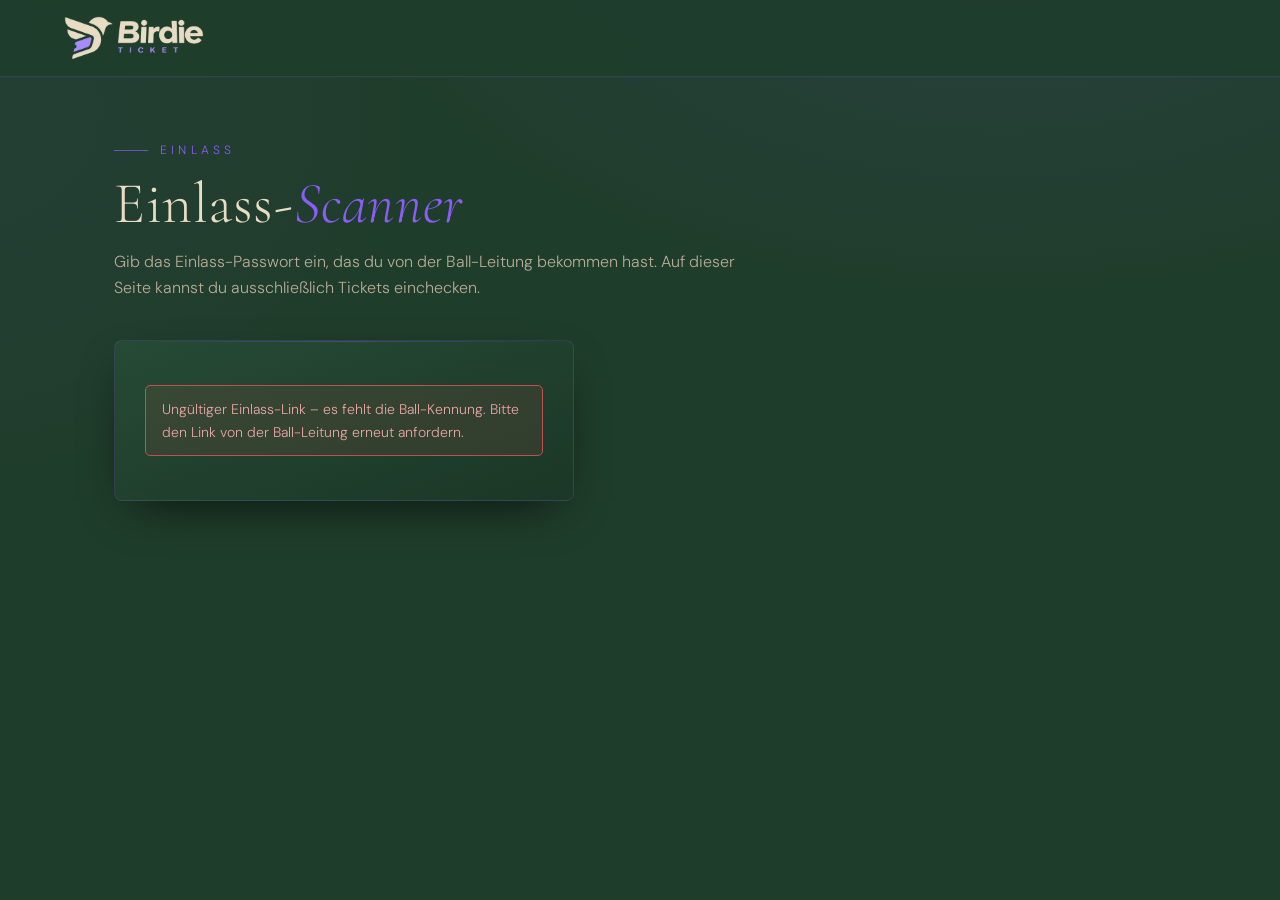
<file: einlass.html>
<!DOCTYPE html>
<html lang="de">
<head>
<meta charset="UTF-8">
<meta name="viewport" content="width=device-width, initial-scale=1.0">
<title>Einlass-Scanner – Birdie Tickets</title>
<link rel="preconnect" href="https://fonts.googleapis.com">
<link href="https://fonts.googleapis.com/css2?family=Cormorant+Garamond:ital,wght@0,300;0,400;0,600;1,300;1,400&family=Bebas+Neue&family=DM+Sans:ital,wght@0,300;0,400;0,500;1,300&display=swap" rel="stylesheet">
<link rel="icon" type="image/png" href="favicon.png?v=2">
<link rel="stylesheet" href="assets/shop.css?v=20261107a">
</head>
<body>

<nav class="shop-nav">
  <a href="#" class="logo"><img src="assets/birdie-logo-light.png?v=1" alt="Birdie Tickets" style="height:44px;width:auto;display:block"></a>
  <div class="links">
    <span class="nav-user" id="ciEventName" style="display:none"></span>
    <a href="#" id="ciLogout" class="nav-user" style="display:none">Abmelden</a>
  </div>
</nav>

<!-- Passwort-Login -->
<div class="wrap" id="ciGate">
  <div class="page-head">
    <div class="eyebrow">Einlass</div>
    <h1>Einlass-<em>Scanner</em></h1>
    <p>Gib das Einlass-Passwort ein, das du von der Ball-Leitung bekommen hast. Auf dieser Seite kannst du ausschließlich Tickets einchecken.</p>
  </div>
  <div class="card" style="max-width:460px">
    <div id="ciGateForm">
      <label for="ciPw">Einlass-Passwort</label>
      <input type="password" id="ciPw" placeholder="Passwort" autocomplete="off">
      <div class="msg" id="ciGateMsg"></div>
      <button class="btn btn-gold" id="btnCiLogin" style="margin-top:16px">Anmelden</button>
    </div>
    <div class="msg" id="ciGateErr"></div>
  </div>
</div>

<!-- Scanner -->
<div class="wrap" id="ciScan" style="display:none">
  <div class="page-head" style="margin-bottom:20px">
    <div class="eyebrow" id="ciScanEvent">Einlass</div>
    <h1>QR-Code <em>scannen</em></h1>
  </div>
  <!-- Verbindung & Offline-Einlass -->
  <div class="card" id="ciNet" style="margin-bottom:18px;padding:16px 20px;display:flex;gap:14px;align-items:center;flex-wrap:wrap">
    <span id="ciNetDot" style="width:12px;height:12px;border-radius:50%;background:#e5a13a;flex:0 0 12px;box-shadow:0 0 0 4px rgba(255,255,255,.06)"></span>
    <div style="flex:1 1 240px;min-width:0">
      <div id="ciNetTitle" style="font-weight:700">Verbindung wird geprüft …</div>
      <div id="ciNetInfo" class="hint" style="margin:2px 0 0"></div>
    </div>
    <button class="btn btn-ghost btn-sm" id="btnCiRefresh" type="button">Liste aktualisieren</button>
  </div>
  <div class="card">
    <p class="sub">Kamera starten und den QR-Code des Tickets vor die Linse halten – der Check-in passiert automatisch.</p>
    <div id="scannerBox" style="position:relative;margin-top:14px;display:none">
      <video id="scanVideo" playsinline muted autoplay style="width:100%;border-radius:4px;border:1px solid var(--line);background:#000;display:block"></video>
      <div id="scanFrame" style="position:absolute;inset:12%;border:2px solid var(--gold);border-radius:8px;pointer-events:none;opacity:.7;transition:border-color .15s"></div>
    </div>
    <div class="msg" id="scanMsg"></div>
    <div style="display:flex;gap:10px;margin-top:14px;flex-wrap:wrap">
      <button class="btn btn-gold" id="btnScanStart">Kamera-Scan starten</button>
      <button class="btn btn-ghost" id="btnScanStop" style="display:none">Stoppen</button>
      <button class="btn btn-ghost" id="btnScanPhoto">Foto scannen</button>
      <input type="file" id="scanPhoto" accept="image/*" capture="environment" style="display:none">
    </div>
    <p class="hint" style="margin-top:10px">Erkennt der Live-Scanner nichts (z.&nbsp;B. unscharfe Laptop-Webcam), nutze <b>„Foto scannen“</b>. <b>Ohne Internet</b> prüft der Scanner gegen die gespeicherte Ticketliste und überträgt die Check-ins automatisch, sobald wieder Verbindung besteht – diese Seite dafür nicht schließen und vor dem Einlass einmal online öffnen.</p>
  </div>

  <div class="card" style="margin-top:18px">
    <label for="ciCode" style="margin-top:0">Ticketcode manuell eingeben</label>
    <div style="display:flex;gap:10px;flex-wrap:wrap">
      <input type="text" id="ciCode" placeholder="CM-XXXX-XXXX" autocomplete="off" style="text-transform:uppercase;flex:1 1 200px">
      <button class="btn btn-gold" id="btnCiCheck">Einchecken</button>
    </div>
    <div class="msg" id="ciCodeMsg"></div>
  </div>

  <div class="card" style="margin-top:18px">
    <h2>Letzte Check-ins</h2>
    <div id="ciLog"><p class="sub">Noch keine Check-ins in dieser Sitzung.</p></div>
  </div>
</div>

<script src="assets/supabase.js?v=20261107a"></script>
<script src="assets/jsqr.js?v=20261107a"></script>
<script src="assets/store.js?v=20261111a"></script>
<script src="assets/einlass.js?v=20261107c"></script>
</body>
</html>
</file>
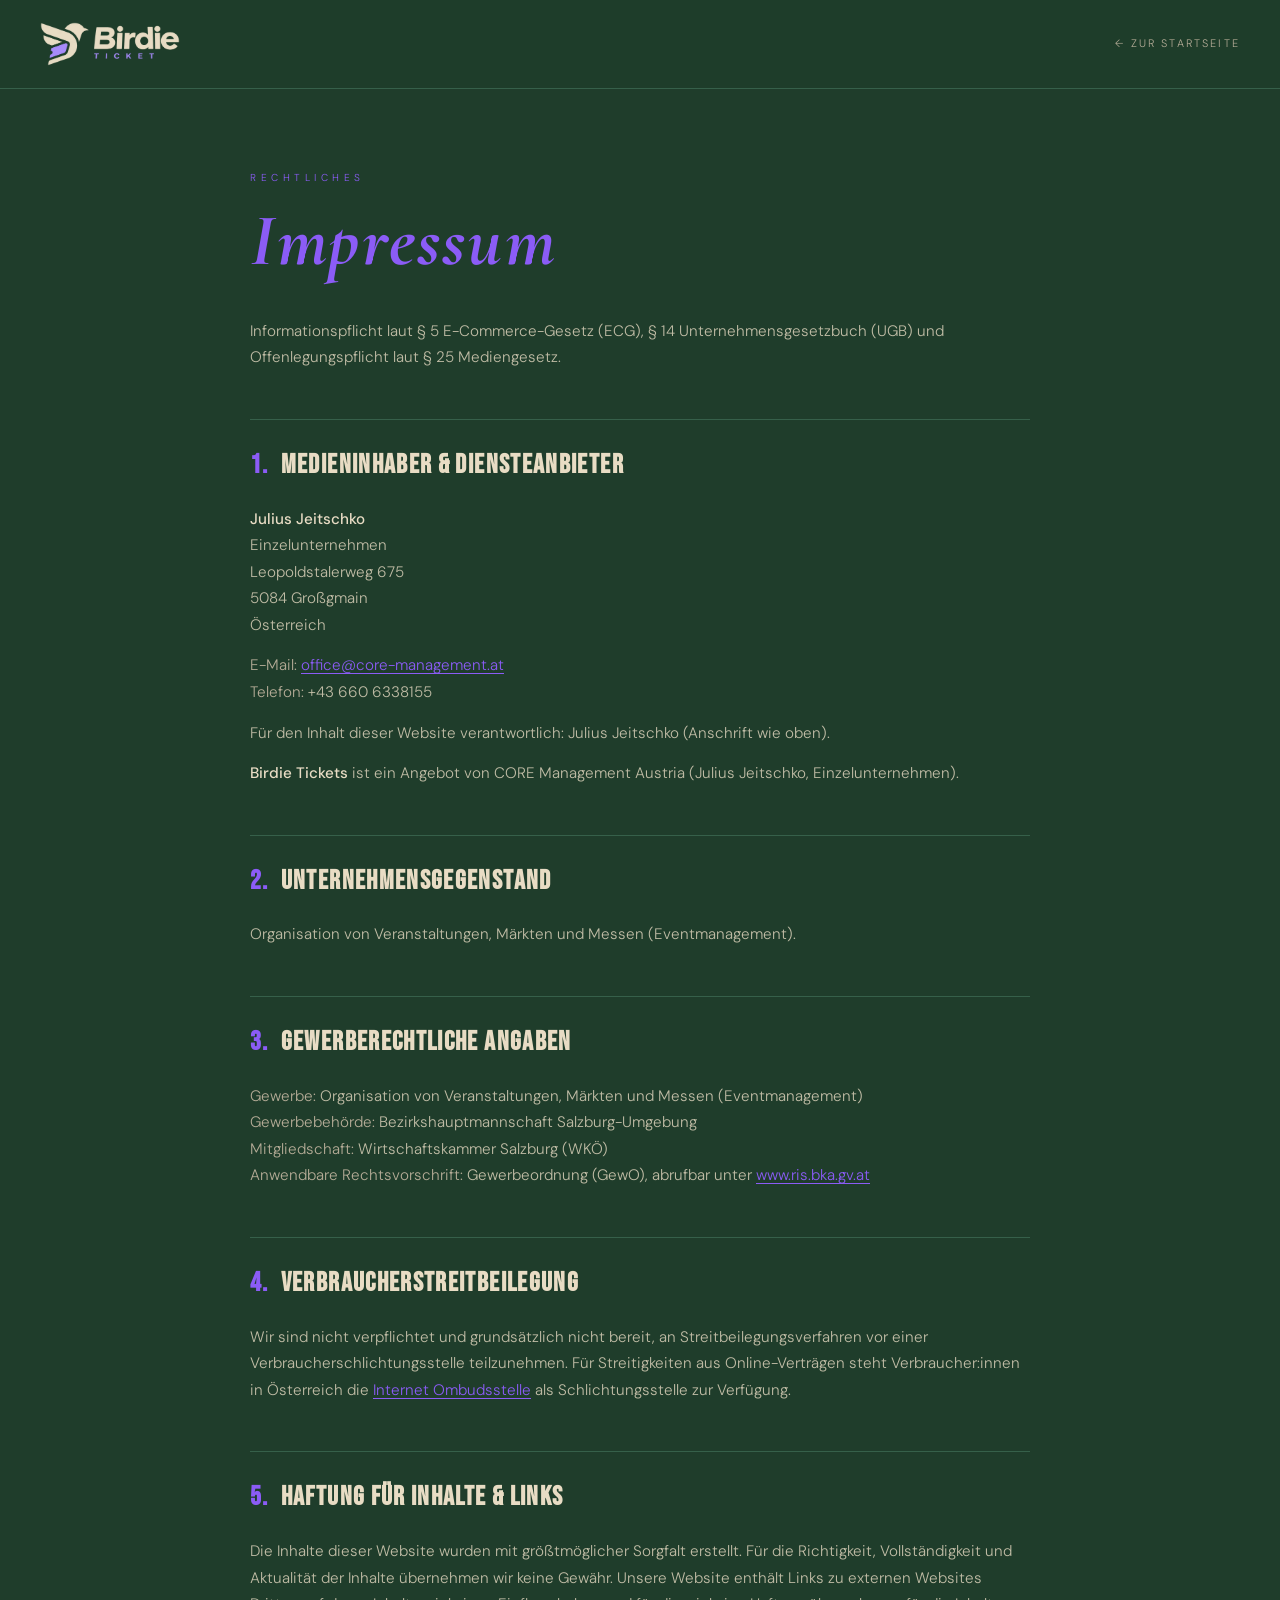
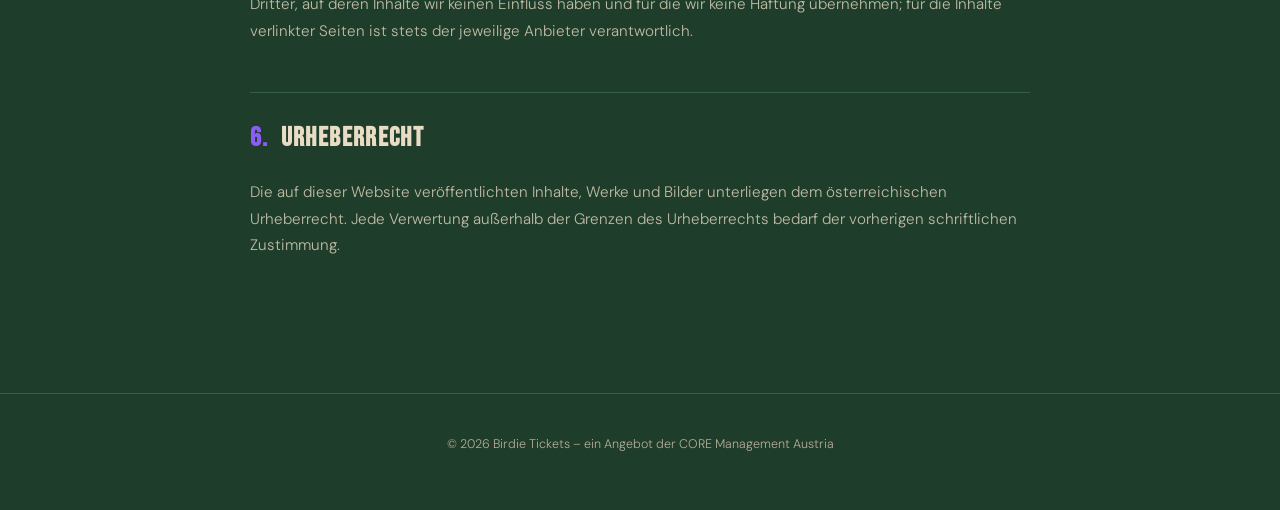
<file: impressum.html>
<!DOCTYPE html>
<html lang="de">
<head>
<meta charset="UTF-8">
<meta name="viewport" content="width=device-width, initial-scale=1.0">
<title>Impressum – Birdie Tickets</title>
<meta name="robots" content="index, follow">
<link rel="preconnect" href="https://fonts.googleapis.com">
<link href="https://fonts.googleapis.com/css2?family=Cormorant+Garamond:ital,wght@0,300;0,400;0,600;1,300;1,400&family=Bebas+Neue&family=DM+Sans:ital,wght@0,300;0,400;0,500;1,300&display=swap" rel="stylesheet">
<link rel="icon" type="image/png" href="favicon.png?v=2">
<style>
  :root {
    --gold: #8B5CF6;
    --gold-light: #A78BFA;
    --gold-dim: rgba(139,92,246,0.15);
    --black: #1F3D2B;
    --dark: #21422F;
    --dark2: #2A4F3A;
    --white: #E8DCC4;
    --gray: #B5AC97;
    --gray2: #36604A;
  }
  * { margin: 0; padding: 0; box-sizing: border-box; }
  body { background: var(--black); color: var(--white); font-family: 'DM Sans', sans-serif; font-weight: 300; line-height: 1.75; -webkit-font-smoothing: antialiased; }

  .doc-nav { position: sticky; top: 0; z-index: 10; display: flex; justify-content: space-between; align-items: center; padding: 22px 40px; background: rgba(31,61,43,0.9); backdrop-filter: blur(10px); border-bottom: 1px solid var(--gray2); }
  .logo { font-family: 'Bebas Neue', sans-serif; font-size: 1.5rem; letter-spacing: 0.12em; color: var(--white); text-decoration: none; }
  .logo span { color: var(--gold); }
  .back-link { font-size: 0.68rem; letter-spacing: 0.2em; text-transform: uppercase; color: var(--gray); text-decoration: none; transition: color 0.3s; }
  .back-link:hover { color: var(--gold); }

  .doc { max-width: 860px; margin: 0 auto; padding: 80px 40px 120px; }
  .doc-label { font-size: 0.63rem; letter-spacing: 0.45em; text-transform: uppercase; color: var(--gold); margin-bottom: 18px; }
  h1 { font-family: 'Bebas Neue', sans-serif; font-size: clamp(2.8rem, 7vw, 4.6rem); line-height: 0.98; letter-spacing: 0.03em; margin-bottom: 40px; }
  h1 em { font-style: italic; font-family: 'Cormorant Garamond', serif; color: var(--gold); }

  h2 { font-family: 'Bebas Neue', sans-serif; font-size: 1.7rem; letter-spacing: 0.05em; color: var(--white); margin: 48px 0 16px; padding-top: 22px; border-top: 1px solid var(--gray2); }
  h2 .n { color: var(--gold); margin-right: 12px; }
  p { font-size: 0.95rem; color: rgba(232,220,196,0.8); margin-bottom: 14px; }
  a { color: var(--gold); text-decoration: underline; text-underline-offset: 3px; }
  a:hover { color: var(--gold-light); }
  strong { color: var(--white); font-weight: 500; }
  .lbl { color: var(--gray); }

  footer { border-top: 1px solid var(--gray2); padding: 40px; text-align: center; }
  footer p { font-size: 0.78rem; color: var(--gray); }

  @media (max-width: 640px) {
    .doc-nav { padding: 18px 22px; }
    .doc { padding: 56px 22px 90px; }
  }
</style>
</head>
<body>

<nav class="doc-nav">
  <a href="/" class="logo"><img src="assets/birdie-logo-light.png?v=1" alt="Birdie Tickets" style="height:44px;width:auto;display:block"></a>
  <a href="/" class="back-link">← Zur Startseite</a>
</nav>

<main class="doc">
  <div class="doc-label">Rechtliches</div>
  <h1><em>Impressum</em></h1>

  <p>Informationspflicht laut § 5 E-Commerce-Gesetz (ECG), § 14 Unternehmensgesetzbuch (UGB) und Offenlegungspflicht laut § 25 Mediengesetz.</p>

  <h2><span class="n">1.</span>Medieninhaber &amp; Diensteanbieter</h2>
  <p>
    <strong>Julius Jeitschko</strong><br>
    Einzelunternehmen<br>
    Leopoldstalerweg 675<br>
    5084 Großgmain<br>
    Österreich
  </p>
  <p>
    <span class="lbl">E-Mail:</span> <a href="mailto:office@core-management.at">office@core-management.at</a><br>
    <span class="lbl">Telefon:</span> +43 660 6338155
  </p>
  <p>Für den Inhalt dieser Website verantwortlich: Julius Jeitschko (Anschrift wie oben).</p>
  <p><strong>Birdie Tickets</strong> ist ein Angebot von CORE Management Austria (Julius Jeitschko, Einzelunternehmen).</p>

  <h2><span class="n">2.</span>Unternehmensgegenstand</h2>
  <p>Organisation von Veranstaltungen, Märkten und Messen (Eventmanagement).</p>

  <h2><span class="n">3.</span>Gewerberechtliche Angaben</h2>
  <p>
    <span class="lbl">Gewerbe:</span> Organisation von Veranstaltungen, Märkten und Messen (Eventmanagement)<br>
    <span class="lbl">Gewerbebehörde:</span> Bezirkshauptmannschaft Salzburg-Umgebung<br>
    <span class="lbl">Mitgliedschaft:</span> Wirtschaftskammer Salzburg (WKÖ)<br>
    <span class="lbl">Anwendbare Rechtsvorschrift:</span> Gewerbeordnung (GewO), abrufbar unter <a href="https://www.ris.bka.gv.at" target="_blank" rel="noopener">www.ris.bka.gv.at</a>
  </p>

  <h2><span class="n">4.</span>Verbraucherstreitbeilegung</h2>
  <p>Wir sind nicht verpflichtet und grundsätzlich nicht bereit, an Streitbeilegungsverfahren vor einer Verbraucherschlichtungsstelle teilzunehmen. Für Streitigkeiten aus Online-Verträgen steht Verbraucher:innen in Österreich die <a href="https://www.ombudsstelle.at" target="_blank" rel="noopener">Internet Ombudsstelle</a> als Schlichtungsstelle zur Verfügung.</p>

  <h2><span class="n">5.</span>Haftung für Inhalte &amp; Links</h2>
  <p>Die Inhalte dieser Website wurden mit größtmöglicher Sorgfalt erstellt. Für die Richtigkeit, Vollständigkeit und Aktualität der Inhalte übernehmen wir keine Gewähr. Unsere Website enthält Links zu externen Websites Dritter, auf deren Inhalte wir keinen Einfluss haben und für die wir keine Haftung übernehmen; für die Inhalte verlinkter Seiten ist stets der jeweilige Anbieter verantwortlich.</p>

  <h2><span class="n">6.</span>Urheberrecht</h2>
  <p>Die auf dieser Website veröffentlichten Inhalte, Werke und Bilder unterliegen dem österreichischen Urheberrecht. Jede Verwertung außerhalb der Grenzen des Urheberrechts bedarf der vorherigen schriftlichen Zustimmung.</p>
</main>

<footer>
  <p>© 2026 Birdie Tickets – ein Angebot der CORE Management Austria</p>
</footer>

</body>
</html>
</file>
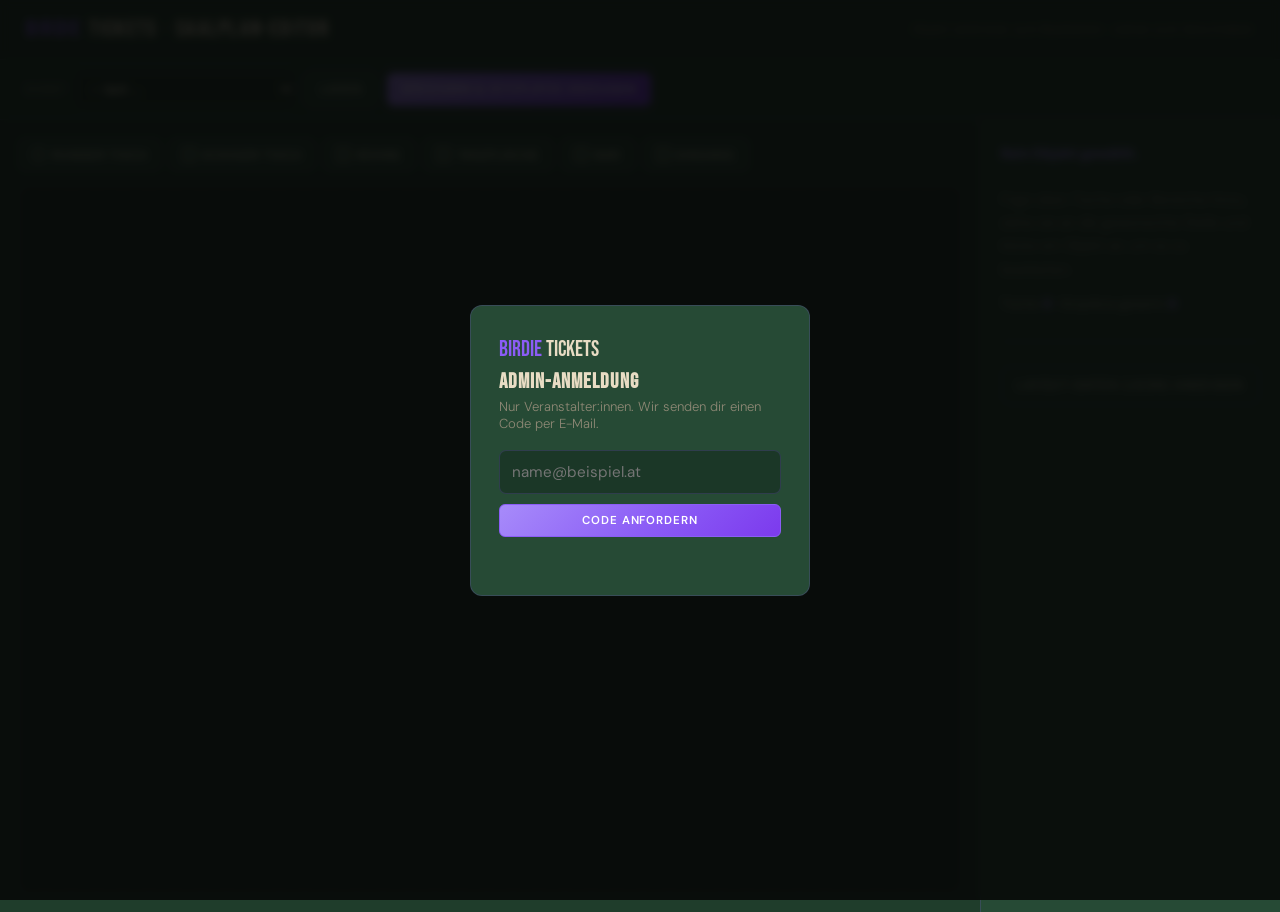
<file: saalplan-editor.html>
<!DOCTYPE html>
<html lang="de">
<head>
<meta charset="UTF-8">
<meta name="viewport" content="width=device-width, initial-scale=1.0">
<title>Saalplan-Editor – Birdie Tickets</title>
<meta name="robots" content="noindex">
<link rel="preconnect" href="https://fonts.googleapis.com">
<link href="https://fonts.googleapis.com/css2?family=Bebas+Neue&family=DM+Sans:wght@0,300;0,400;0,500;0,600&display=swap" rel="stylesheet">
<link rel="icon" type="image/png" href="favicon.png">
<script src="assets/supabase.js?v=20261107a"></script>
<script src="assets/store.js?v=20261111a"></script>
<style>
  :root{
    --black:#1F3D2B;--dark:#21422F;--panel:#264A35;--line:rgba(139,92,246,.18);
    --gold:#8B5CF6;--gold-light:#A78BFA;--white:#E8DCC4;--gray:#B5AC97;--muted:#8E8875;
    --gold-grad:linear-gradient(135deg,#A78BFA 0%,#8B5CF6 55%,#7C3AED 100%);
    --blue:#5B8FD9;--green:#4F9E5A;--warn:#C77E2E;
  }
  *{margin:0;padding:0;box-sizing:border-box}
  body{background:var(--black);color:var(--white);font-family:'DM Sans',sans-serif;font-weight:300;min-height:100vh}
  .top{display:flex;justify-content:space-between;align-items:center;padding:16px 26px;border-bottom:1px solid var(--line);background:rgba(31,61,43,.9)}
  .top .logo{font-family:'Bebas Neue';font-size:1.4rem;letter-spacing:.1em}
  .top .logo span{color:var(--gold)}
  .top .hint{font-size:.72rem;color:var(--muted);letter-spacing:.05em}

  .subbar{display:flex;align-items:center;gap:10px;padding:11px 26px;border-bottom:1px solid var(--line);background:var(--dark);flex-wrap:wrap}
  .sb-label{font-size:.66rem;letter-spacing:.14em;text-transform:uppercase;color:var(--gray)}
  #evSel{background:#1B3727;border:1px solid var(--line);color:var(--white);padding:8px 11px;border-radius:6px;font-family:inherit;font-size:.85rem;min-width:220px}
  .sb-btn{background:var(--panel);border:1px solid var(--line);color:var(--white);padding:8px 14px;border-radius:6px;cursor:pointer;font-family:inherit;font-size:.72rem;letter-spacing:.08em;text-transform:uppercase;transition:.15s}
  .sb-btn:hover{border-color:var(--gold);color:var(--gold-light)}
  .sb-btn.gold{background:var(--gold-grad);color:#FFFFFF;border-color:var(--gold);font-weight:600}
  .sb-btn.ghost{background:transparent}
  .sb-status{font-size:.8rem;color:var(--gold-light)}

  .overlay{position:fixed;inset:0;z-index:100;background:rgba(6,6,6,.86);backdrop-filter:blur(4px);display:flex;align-items:center;justify-content:center}
  .login-card{background:var(--panel);border:1px solid var(--line);border-radius:12px;padding:30px 28px;width:340px;max-width:92vw}
  .login-card h3{font-family:'Bebas Neue';font-size:1.3rem;letter-spacing:.05em;color:var(--white)}
  .login-card .lo-sub{font-size:.82rem;color:var(--muted);margin:4px 0 18px}
  .login-card input{width:100%;background:#1B3727;border:1px solid var(--line);color:var(--white);padding:11px 12px;border-radius:7px;font-family:inherit;font-size:.95rem;margin-bottom:10px}
  .lo-msg{font-size:.82rem;margin-top:10px;min-height:18px}
  .lo-msg.err{color:#e58b88}.lo-msg.ok{color:var(--gold-light)}

  .app{display:grid;grid-template-columns:1fr 300px;gap:0;height:calc(100vh - 108px)}
  @media(max-width:860px){.app{grid-template-columns:1fr}}

  .stage-area{display:flex;flex-direction:column;padding:18px;overflow:hidden}
  .toolbar{display:flex;gap:8px;flex-wrap:wrap;margin-bottom:14px}
  .tool{display:inline-flex;align-items:center;gap:7px;font-size:.72rem;letter-spacing:.06em;text-transform:uppercase;
    background:var(--panel);border:1px solid var(--line);color:var(--white);padding:9px 13px;border-radius:7px;cursor:pointer;transition:.15s}
  .tool:hover{border-color:var(--gold);color:var(--gold-light);transform:translateY(-1px)}
  .tool .ic{width:13px;height:13px;border:1.5px solid currentColor}
  .tool .ic.round{border-radius:50%}
  .tool .ic.bar{border-radius:2px}

  .canvas-wrap{flex:1;overflow:auto;border:1px solid var(--line);border-radius:10px;background:#1A3425;position:relative}
  #canvas{position:relative;width:1600px;height:1040px;margin:0 auto;
    background-image:radial-gradient(rgba(139,92,246,.08) 1px,transparent 1px);background-size:26px 26px;background-position:13px 13px}

  /* Objekte (Bühne, Tanzfläche, Bar, Eingang) */
  .obj{position:absolute;border-radius:8px;cursor:grab;user-select:none;display:flex;align-items:center;justify-content:center;
    text-align:center;font-size:.72rem;letter-spacing:.22em;text-transform:uppercase;font-weight:500;touch-action:none}
  .obj.selected{outline:2px solid var(--gold-light);outline-offset:3px}
  .obj.dragging{cursor:grabbing;z-index:50;opacity:.94}
  .obj.stage{color:var(--gold-light);background:linear-gradient(180deg,rgba(139,92,246,.28),rgba(139,92,246,.06));
    border:1px solid var(--gold);box-shadow:inset 0 -18px 34px -18px rgba(139,92,246,.7)}
  .obj.dancefloor{color:rgba(232,220,196,.55);background:
    repeating-linear-gradient(45deg,rgba(255,255,255,.04) 0 12px,transparent 12px 24px);border:1px dashed rgba(232,220,196,.25)}
  .obj.bar{color:#cdbd97;background:linear-gradient(180deg,rgba(91,143,217,.12),rgba(91,143,217,.03));border:1px solid rgba(91,143,217,.45)}
  .obj.entrance{color:#a9d4b0;background:linear-gradient(180deg,rgba(79,158,90,.14),rgba(79,158,90,.03));border:1px solid rgba(79,158,90,.5)}

  /* Tische */
  .table-obj{position:absolute;cursor:grab;user-select:none;touch-action:none}
  .table-obj.dragging{cursor:grabbing;z-index:50}
  .table-surface{position:absolute;left:50%;top:50%;transform:translate(-50%,-50%);
    background:radial-gradient(circle at 50% 32%,#2C5540,#1B3727);border:1px solid var(--line);
    display:flex;align-items:center;justify-content:center;text-align:center;color:var(--muted);
    font-size:10px;letter-spacing:.05em;text-transform:uppercase;line-height:1.2;
    box-shadow:0 12px 28px -14px rgba(0,0,0,.95),inset 0 1px 0 rgba(139,92,246,.14)}
  .table-obj.round .table-surface{border-radius:50%}
  .table-obj.rect .table-surface{border-radius:8px}
  .table-obj.selected .table-surface{border-color:var(--gold-light);box-shadow:0 0 0 2px rgba(232,201,122,.5),0 12px 28px -14px rgba(0,0,0,.95)}
  .pseat{position:absolute;width:26px;height:26px;border-radius:50%;border:1px solid rgba(139,92,246,.4);
    background:#2A4F3A;color:var(--gold-light);font-size:10px;display:flex;align-items:center;justify-content:center;font-weight:500}

  /* Eigenschaften-Panel */
  .panel{background:var(--panel);border-left:1px solid var(--line);padding:22px 20px;overflow-y:auto}
  .panel h3{font-family:'Bebas Neue';font-size:1.15rem;letter-spacing:.06em;color:var(--gold);margin-bottom:4px}
  .panel .psub{font-size:.78rem;color:var(--muted);margin-bottom:20px}
  .field{margin-bottom:16px}
  .field label{display:block;font-size:.68rem;letter-spacing:.12em;text-transform:uppercase;color:var(--gray);margin-bottom:7px}
  .field input[type=text],.field input[type=number]{width:100%;background:#1B3727;border:1px solid var(--line);color:var(--white);
    padding:9px 11px;border-radius:6px;font-family:inherit;font-size:.9rem}
  .seg{display:flex;border:1px solid var(--line);border-radius:6px;overflow:hidden}
  .seg button{flex:1;background:#1B3727;border:none;color:var(--gray);padding:9px;font-family:inherit;font-size:.8rem;cursor:pointer;transition:.15s}
  .seg button.on{background:var(--gold-grad);color:#FFFFFF;font-weight:600}
  .stepper{display:flex;align-items:center;gap:10px}
  .stepper button{width:34px;height:34px;border:1px solid var(--line);background:#1B3727;color:var(--gold-light);border-radius:6px;font-size:1.1rem;cursor:pointer}
  .stepper button:hover{border-color:var(--gold)}
  .stepper .val{flex:1;text-align:center;font-size:1.1rem;color:var(--white)}
  .btn{width:100%;padding:11px;border-radius:7px;font-size:.72rem;letter-spacing:.14em;text-transform:uppercase;cursor:pointer;border:1px solid var(--line);background:transparent;color:var(--white);font-family:inherit;transition:.15s;margin-top:6px}
  .btn.gold{background:var(--gold-grad);color:#FFFFFF;border-color:var(--gold);font-weight:600}
  .btn.danger{color:#e58b88;border-color:rgba(192,80,79,.5)}
  .btn.danger:hover{background:rgba(192,80,79,.15)}
  .btn:hover{border-color:var(--gold)}
  .empty{color:var(--muted);font-size:.85rem;line-height:1.7}
  .bar-actions{margin-top:26px;padding-top:18px;border-top:1px solid var(--line)}
  .count-note{font-size:.78rem;color:var(--gray);margin-top:14px;line-height:1.6}
  .count-note b{color:var(--gold-light)}
  pre#out{display:none;margin-top:14px;background:#1B3727;border:1px solid var(--line);border-radius:6px;padding:12px;font-size:.72rem;color:var(--gray);max-height:180px;overflow:auto;white-space:pre-wrap;word-break:break-all}
</style>
</head>
<body>

<div class="top">
  <div class="logo"><span>BIRDIE</span> TICKETS · Saalplan-Editor</div>
  <div class="hint">Objekt anklicken zum Bearbeiten · ziehen zum Verschieben</div>
</div>

<div class="subbar">
  <label class="sb-label">Event</label>
  <select id="evSel"><option value="">– lädt …</option></select>
  <button class="sb-btn" id="btnLoad">Laden</button>
  <button class="sb-btn gold" id="btnSaveDb">Speichern &amp; Sitzplätze erzeugen</button>
  <span id="dbStatus" class="sb-status"></span>
  <span style="flex:1"></span>
  <button class="sb-btn ghost" id="btnLogout" style="display:none">Abmelden</button>
</div>

<!-- Login-Overlay -->
<div id="loginOverlay" class="overlay" style="display:none">
  <div class="login-card">
    <div class="logo" style="font-family:'Bebas Neue';font-size:1.4rem;margin-bottom:6px"><span style="color:var(--gold)">BIRDIE</span> TICKETS</div>
    <h3>Admin-Anmeldung</h3>
    <p class="lo-sub">Nur Veranstalter:innen. Wir senden dir einen Code per E-Mail.</p>
    <div id="loStep1">
      <input type="email" id="loEmail" placeholder="name@beispiel.at" autocomplete="email">
      <button class="sb-btn gold" id="loSend" style="width:100%">Code anfordern</button>
    </div>
    <div id="loStep2" style="display:none">
      <input type="text" id="loCode" placeholder="6-stelliger Code" inputmode="numeric">
      <button class="sb-btn gold" id="loVerify" style="width:100%">Anmelden</button>
      <button class="sb-btn ghost" id="loBack" style="width:100%;margin-top:6px">Zurück</button>
    </div>
    <div id="loMsg" class="lo-msg"></div>
  </div>
</div>

<div class="app">
  <div class="stage-area">
    <div class="toolbar">
      <button class="tool" data-add="round"><span class="ic round"></span> Runder Tisch</button>
      <button class="tool" data-add="rect"><span class="ic bar"></span> Eckiger Tisch</button>
      <button class="tool" data-add="stage"><span class="ic bar"></span> Bühne</button>
      <button class="tool" data-add="dancefloor"><span class="ic bar"></span> Tanzfläche</button>
      <button class="tool" data-add="bar"><span class="ic bar"></span> Bar</button>
      <button class="tool" data-add="entrance"><span class="ic bar"></span> Eingang</button>
    </div>
    <div class="canvas-wrap">
      <div id="canvas"></div>
    </div>
  </div>

  <div class="panel" id="panel">
    <!-- wird per JS gefüllt -->
  </div>
</div>

<script>
(function(){
  'use strict';
  const canvas = document.getElementById('canvas');
  const panel = document.getElementById('panel');
  const CW = 1600, CH = 1040;
  const SEAT = 26, OFF = 8; // Sitzgröße + Abstand vom Tischrand

  let items = [];      // { id, kind, ... }
  let selected = null;
  let uid = 1;
  const nid = () => 'o' + (uid++);

  const ZONE_DEFAULTS = {
    stage:      { w: 320, h: 74,  label: 'Bühne' },
    dancefloor: { w: 260, h: 180, label: 'Tanzfläche' },
    bar:        { w: 150, h: 60,  label: 'Bar' },
    entrance:   { w: 120, h: 48,  label: 'Eingang' },
  };

  /* ---------- Sitzpositionen ---------- */
  function roundSeats(n){
    const R = n <= 1 ? 0 : Math.max(52,(SEAT+12)/(2*Math.sin(Math.PI/n)));
    const dia = 2*R;                       // Ring-Durchmesser (Sitzmittelpunkte)
    const box = Math.round(dia + SEAT + 2*OFF);
    const surface = Math.round(2*(R - SEAT/2 - OFF));
    const c = box/2, pos = [];
    for(let i=0;i<n;i++){
      const a = (-90 + i*(360/n))*Math.PI/180;
      pos.push({ x: c + R*Math.cos(a) - SEAT/2, y: c + R*Math.sin(a) - SEAT/2 });
    }
    return { box, surface, surfaceW: surface, surfaceH: surface, pos };
  }
  function rectSeats(n){
    // Tischfläche proportional zur Sitzzahl (länglich), Sitze rund um den Rand
    const perSide = Math.ceil(n/2);
    const W = Math.max(90, perSide*38);
    const H = 76;
    const pad = SEAT + OFF;
    const box = Math.max(W, H) + 2*pad;
    const ox = (box - W)/2, oy = (box - H)/2;   // Fläche zentriert in quadratischer Box
    const P = 2*(W+H), pos = [];
    for(let i=0;i<n;i++){
      const p = seatOnRect((i+0.5)/n * P, W, H, pad);
      pos.push({ x: ox + p.x - SEAT/2, y: oy + p.y - SEAT/2 });
    }
    return { box, surface:0, surfaceW:W, surfaceH:H, pos };
  }
  function seatOnRect(d, W, H, pad){
    // Punkt auf dem Rechteck-Umfang, um pad nach außen versetzt (Sitzmittelpunkt)
    if(d < W)      return { x:d,        y:-pad };
    d -= W;
    if(d < H)      return { x:W+pad,    y:d };
    d -= H;
    if(d < W)      return { x:W-d,      y:H+pad };
    d -= W;
    return           { x:-pad,     y:H-d };
  }

  /* ---------- Rendering ---------- */
  function render(){
    canvas.innerHTML = '';
    items.forEach(it=>{
      if(it.kind==='table') canvas.appendChild(tableEl(it));
      else canvas.appendChild(zoneEl(it));
    });
    renderPanel();
  }

  function tableEl(it){
    const g = (it.shape==='round') ? roundSeats(it.seats) : rectSeats(it.seats);
    it._box = g.box;
    const el = document.createElement('div');
    el.className = 'table-obj '+it.shape+(selected===it.id?' selected':'');
    el.style.left = it.x+'px'; el.style.top = it.y+'px';
    el.style.width = g.box+'px'; el.style.height = g.box+'px';
    const surf = document.createElement('div');
    surf.className='table-surface';
    if(it.shape==='round'){ surf.style.width=g.surface+'px'; surf.style.height=g.surface+'px'; }
    else { surf.style.width=g.surfaceW+'px'; surf.style.height=g.surfaceH+'px'; }
    surf.innerHTML = (it.label||'Tisch');
    el.appendChild(surf);
    g.pos.forEach((p,i)=>{
      const s=document.createElement('div'); s.className='pseat';
      s.style.left=p.x+'px'; s.style.top=p.y+'px'; s.textContent=i+1;
      el.appendChild(s);
    });
    attachDrag(el, it);
    return el;
  }

  function zoneEl(it){
    const el=document.createElement('div');
    el.className='obj '+it.type+(selected===it.id?' selected':'');
    el.style.left=it.x+'px'; el.style.top=it.y+'px';
    el.style.width=it.w+'px'; el.style.height=it.h+'px';
    el.textContent=it.label;
    attachDrag(el, it);
    return el;
  }

  /* ---------- Drag & Drop ---------- */
  function attachDrag(el, it){
    el.addEventListener('pointerdown', e=>{
      e.preventDefault();
      // Auswahl setzen, ohne das gerade gegriffene Element neu zu rendern
      selected = it.id;
      canvas.querySelectorAll('.selected').forEach(n=>n.classList.remove('selected'));
      el.classList.add('selected');
      renderPanel();
      const startX = e.clientX, startY = e.clientY, ox = it.x, oy = it.y;
      el.setPointerCapture(e.pointerId);
      el.classList.add('dragging');
      const w = (it.kind==='table')? it._box : it.w;
      const h = (it.kind==='table')? it._box : it.h;
      function move(ev){
        let nx = ox + (ev.clientX-startX), ny = oy + (ev.clientY-startY);
        nx = Math.max(0, Math.min(CW - w, nx));
        ny = Math.max(0, Math.min(CH - h, ny));
        it.x = Math.round(nx); it.y = Math.round(ny);
        el.style.left=it.x+'px'; el.style.top=it.y+'px';
      }
      function up(ev){
        el.classList.remove('dragging');
        el.releasePointerCapture(e.pointerId);
        el.removeEventListener('pointermove',move);
        el.removeEventListener('pointerup',up);
      }
      el.addEventListener('pointermove',move);
      el.addEventListener('pointerup',up);
    });
  }

  /* ---------- Eigenschaften-Panel ---------- */
  function renderPanel(){
    const it = items.find(x=>x.id===selected);
    if(!it){
      panel.innerHTML = '<div class="empty"><b style="color:var(--gold-light)">Kein Objekt gewählt.</b><br><br>'+
        'Füge oben Tische oder Bereiche hinzu, ziehe sie an die gewünschte Stelle und klicke ein Objekt an, um es zu bearbeiten.</div>'+
        countNote() + actions();
      bindActions();
      return;
    }
    let html='';
    if(it.kind==='table'){
      html = '<h3>Tisch</h3><div class="psub">Form, Sitzanzahl und Bezeichnung</div>'+
        '<div class="field"><label>Form</label><div class="seg">'+
          '<button data-shape="round" class="'+(it.shape==='round'?'on':'')+'">Rund</button>'+
          '<button data-shape="rect" class="'+(it.shape==='rect'?'on':'')+'">Eckig</button></div></div>'+
        '<div class="field"><label>Sitzplätze</label><div class="stepper">'+
          '<button data-seat="-1">−</button><div class="val" id="seatVal">'+it.seats+'</div><button data-seat="1">+</button></div></div>'+
        '<div class="field"><label>Bezeichnung</label><input type="text" id="lbl" value="'+(it.label||'')+'" placeholder="z. B. Tisch 1"></div>'+
        '<button class="btn danger" id="del">Tisch löschen</button>';
    } else {
      const names={stage:'Bühne',dancefloor:'Tanzfläche',bar:'Bar',entrance:'Eingang'};
      html = '<h3>'+(names[it.type]||'Bereich')+'</h3><div class="psub">Größe und Bezeichnung</div>'+
        '<div class="field"><label>Bezeichnung</label><input type="text" id="lbl" value="'+(it.label||'')+'"></div>'+
        '<div class="field"><label>Breite (px)</label><input type="number" id="w" value="'+it.w+'" min="40" max="'+CW+'"></div>'+
        '<div class="field"><label>Höhe (px)</label><input type="number" id="h" value="'+it.h+'" min="30" max="'+CH+'"></div>'+
        '<button class="btn danger" id="del">Bereich löschen</button>';
    }
    panel.innerHTML = html + countNote() + actions();
    bindPanel(it); bindActions();
  }

  function countNote(){
    const tables = items.filter(i=>i.kind==='table');
    const seats = tables.reduce((s,t)=>s+t.seats,0);
    return '<div class="count-note">Tische: <b>'+tables.length+'</b> · Sitzplätze gesamt: <b>'+seats+'</b></div>';
  }
  function actions(){
    return '<div class="bar-actions"><button class="btn" id="show">Layout-Daten (JSON) anzeigen</button>'+
      '<pre id="out"></pre></div>';
  }

  function bindPanel(it){
    panel.querySelectorAll('[data-shape]').forEach(b=>b.onclick=()=>{ it.shape=b.dataset.shape; clampInside(it); render(); });
    panel.querySelectorAll('[data-seat]').forEach(b=>b.onclick=()=>{
      it.seats = Math.max(1, Math.min(20, it.seats + parseInt(b.dataset.seat,10))); clampInside(it); render();
    });
    const lbl=panel.querySelector('#lbl'); if(lbl) lbl.oninput=()=>{ it.label=lbl.value; if(it.kind==='table'){ const s=canvas.querySelector('.table-obj.selected .table-surface'); if(s)s.innerHTML=it.label||'Tisch'; } else { const z=canvas.querySelector('.obj.selected'); if(z)z.textContent=it.label; } };
    const w=panel.querySelector('#w'); if(w) w.oninput=()=>{ it.w=Math.max(40,Math.min(CW,+w.value||40)); clampInside(it); render(); };
    const h=panel.querySelector('#h'); if(h) h.oninput=()=>{ it.h=Math.max(30,Math.min(CH,+h.value||30)); clampInside(it); render(); };
    const del=panel.querySelector('#del'); if(del) del.onclick=()=>{ items=items.filter(x=>x.id!==it.id); selected=null; render(); };
  }
  function bindActions(){
    const show=panel.querySelector('#show'); if(show) show.onclick=()=>{ const o=panel.querySelector('#out'); o.style.display='block'; o.textContent=JSON.stringify(exportLayout(),null,2); };
  }

  function clampInside(it){
    const box = (it.kind==='table') ? (it.shape==='round'?roundSeats(it.seats).box:rectSeats(it.seats).box) : it.w;
    const h = (it.kind==='table') ? box : it.h;
    it.x = Math.max(0, Math.min(CW - box, it.x));
    it.y = Math.max(0, Math.min(CH - h, it.y));
  }

  function exportLayout(){
    return {
      canvas:{ w:CW, h:CH },
      tables: items.filter(i=>i.kind==='table').map((t,idx)=>({ id:t.id, no:idx+1, shape:t.shape, seats:t.seats, x:t.x, y:t.y, label:t.label||'' })),
      zones:  items.filter(i=>i.kind==='zone').map(z=>({ id:z.id, type:z.type, x:z.x, y:z.y, w:z.w, h:z.h, label:z.label||'' })),
    };
  }
  function importLayout(layout){
    items = [];
    if(layout && Array.isArray(layout.tables)) layout.tables.forEach(t=>{
      items.push({ id:t.id||nid(), kind:'table', shape:t.shape==='rect'?'rect':'round',
        seats:Math.max(1,Math.min(20,parseInt(t.seats,10)||8)), x:t.x||40, y:t.y||40, label:t.label||'' });
    });
    if(layout && Array.isArray(layout.zones)) layout.zones.forEach(z=>{
      items.push({ id:z.id||nid(), kind:'zone', type:z.type||'stage', x:z.x||40, y:z.y||40,
        w:z.w||120, h:z.h||60, label:z.label||'' });
    });
    uid = Math.max(uid, 1000);
    selected = null; render();
  }

  /* ---------- Hinzufügen ---------- */
  function addTable(shape){
    const it={ id:nid(), kind:'table', shape, seats: shape==='round'?8:6, x:120, y:160, label:'Tisch '+ (items.filter(i=>i.kind==='table').length+1) };
    items.push(it); selected=it.id; render();
  }
  function addZone(type){
    const d=ZONE_DEFAULTS[type];
    const it={ id:nid(), kind:'zone', type, x:140, y:60, w:d.w, h:d.h, label:d.label };
    items.push(it); selected=it.id; render();
  }
  document.querySelectorAll('[data-add]').forEach(b=>b.onclick=()=>{
    const k=b.dataset.add;
    if(k==='round'||k==='rect') addTable(k); else addZone(k);
  });

  // Klick auf leere Fläche → Auswahl aufheben
  canvas.addEventListener('pointerdown', e=>{ if(e.target===canvas){ selected=null; render(); } });

  /* ---------- Supabase-Anbindung ---------- */
  const S = window.CMStore;
  const $ = id => document.getElementById(id);
  let currentEvent = null, events = [];

  function status(msg, kind){ const el=$('dbStatus'); if(!el) return; el.textContent=msg||''; el.style.color = kind==='err'?'#e58b88':'var(--gold-light)'; }
  function loMsg(msg, kind){ const el=$('loMsg'); if(!el) return; el.textContent=msg||''; el.className='lo-msg '+(kind||''); }
  function escHtml(s){ return String(s).replace(/[&<>"]/g,c=>({'&':'&amp;','<':'&lt;','>':'&gt;','"':'&quot;'}[c])); }

  async function boot(){
    render();
    if(!S){ status('Datenschicht nicht geladen.','err'); return; }
    try { await S.init(); } catch(e){ status('Verbindung fehlgeschlagen: '+e.message,'err'); }
    if (S.currentUser() && await S.isAdmin()) onAuthed();
    else $('loginOverlay').style.display='flex';
  }
  async function onAuthed(){
    $('loginOverlay').style.display='none';
    $('btnLogout').style.display='';
    await loadEvents();
  }
  async function loadEvents(){
    try { events = await S.getEvents(true); }
    catch(e){ status('Events laden fehlgeschlagen: '+e.message,'err'); return; }
    const sel=$('evSel');
    sel.innerHTML = events.length
      ? events.map(e=>'<option value="'+e.id+'">'+escHtml(e.name)+(e.active?'':' (inaktiv)')+'</option>').join('')
      : '<option value="">Kein Event vorhanden</option>';
    if(events.length){ sel.value=events[0].id; await doLoad(); }
  }
  async function doLoad(){
    currentEvent = $('evSel').value;
    const ev = events.find(e=>e.id===currentEvent);
    if(!ev) return;
    const layout = ev.layout;
    if(layout && (Array.isArray(layout.tables) || Array.isArray(layout.zones))){
      importLayout(layout);
      const tc = (layout.tables||[]).length;
      status('Layout geladen · '+tc+' Tische.');
    } else {
      items=[]; selected=null; render();
      status('Neues, leeres Layout – füge oben Tische & Bereiche hinzu.');
    }
  }
  async function doSave(){
    if(!currentEvent){ status('Bitte zuerst ein Event wählen.','err'); return; }
    const layout = exportLayout();
    const btn=$('btnSaveDb'); btn.disabled=true; status('Speichern …');
    try {
      await S.saveLayout(currentEvent, layout);
      const n = await S.generateSeatsFromLayout(currentEvent, layout.tables);
      status('✓ Gespeichert · '+layout.tables.length+' Tische · '+n+' Sitzplätze erzeugt.');
      const ev=events.find(e=>e.id===currentEvent); if(ev) ev.layout=layout;
    } catch(e){ status('Fehler: '+e.message,'err'); }
    finally { btn.disabled=false; }
  }

  // Login
  $('loSend').onclick = async ()=>{
    const email=$('loEmail').value.trim();
    if(!S.validEmail(email)){ loMsg('Bitte eine gültige E-Mail eingeben.','err'); return; }
    loMsg('Sende Code …');
    try { await S.requestCode(email); window._loEmail=email; $('loStep1').style.display='none'; $('loStep2').style.display=''; loMsg('Code gesendet – bitte E-Mail prüfen.','ok'); }
    catch(e){ loMsg(e.message,'err'); }
  };
  $('loVerify').onclick = async ()=>{
    loMsg('Prüfe …');
    try {
      await S.verifyCode(window._loEmail, $('loCode').value.trim());
      if(!(await S.isAdmin())){ loMsg('Diese E-Mail hat keine Admin-Berechtigung.','err'); await S.logout(); return; }
      loMsg(''); onAuthed();
    } catch(e){ loMsg(e.message,'err'); }
  };
  $('loBack').onclick = ()=>{ $('loStep2').style.display='none'; $('loStep1').style.display=''; loMsg(''); };
  $('btnLogout').onclick = async ()=>{ await S.logout(); location.reload(); };
  $('btnLoad').onclick = doLoad;
  $('btnSaveDb').onclick = doSave;
  $('evSel').onchange = doLoad;

  boot();
})();
</script>
</body>
</html>
</file>
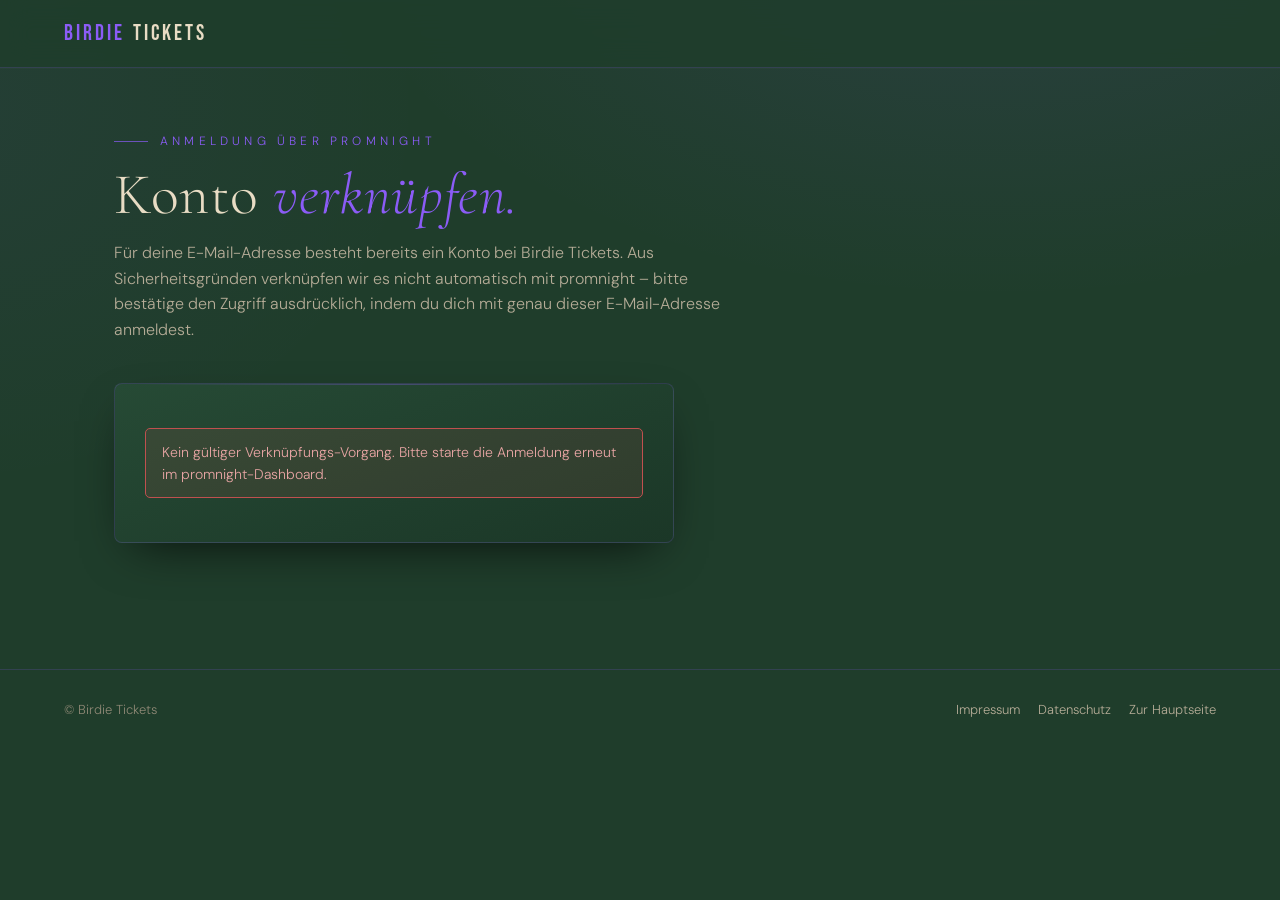
<file: sso-verknuepfen.html>
<!DOCTYPE html>
<html lang="de">
<head>
<meta charset="UTF-8">
<meta name="viewport" content="width=device-width, initial-scale=1.0">
<title>Konto verknüpfen – Birdie Tickets</title>
<link rel="preconnect" href="https://fonts.googleapis.com">
<link href="https://fonts.googleapis.com/css2?family=Cormorant+Garamond:ital,wght@0,300;0,400;0,600;1,300;1,400&family=Bebas+Neue&family=DM+Sans:ital,wght@0,300;0,400;0,500;1,300&display=swap" rel="stylesheet">
<link rel="icon" type="image/png" href="favicon.png">
<link rel="stylesheet" href="assets/shop.css?v=20261107a">
<script src="assets/supabase.js?v=20261107a"></script>
</head>
<body>

<nav class="shop-nav">
  <a href="index.html" class="logo"><span>BIRDIE</span> TICKETS</a>
</nav>

<div class="wrap">
  <div class="page-head">
    <div class="eyebrow">Anmeldung über promnight</div>
    <h1>Konto <em>verknüpfen.</em></h1>
    <p>Für deine E-Mail-Adresse besteht bereits ein Konto bei Birdie Tickets. Aus Sicherheitsgründen
       verknüpfen wir es nicht automatisch mit promnight – bitte bestätige den Zugriff ausdrücklich,
       indem du dich mit genau dieser E-Mail-Adresse anmeldest.</p>
  </div>

  <div class="card" style="max-width:560px">
    <div class="msg" id="topMsg"></div>

    <!-- Schritt 1: Anmelden -->
    <div id="stepLogin" style="display:none">
      <label for="email">E-Mail-Adresse (wie bei promnight hinterlegt)</label>
      <input type="email" id="email" placeholder="deine@email.at" autocomplete="email">
      <div class="msg" id="msg1"></div>
      <div style="display:flex;gap:10px;margin-top:18px">
        <button class="btn btn-gold" id="btnSend">Code senden</button>
        <a class="btn btn-ghost" href="https://www.promnight.at">Abbrechen</a>
      </div>
    </div>

    <!-- Schritt 2: Code -->
    <div id="stepCode" style="display:none">
      <div class="msg info show" id="sentInfo"></div>
      <label for="code">Verifizierungscode (aus der E-Mail)</label>
      <input type="text" id="code" class="code-input" maxlength="8" inputmode="numeric" autocomplete="one-time-code" placeholder="••••••">
      <div class="msg" id="msg2"></div>
      <div style="display:flex;gap:10px;margin-top:18px;flex-wrap:wrap">
        <button class="btn btn-gold" id="btnVerify">Bestätigen</button>
        <button class="btn btn-ghost btn-sm" id="btnBack">E-Mail ändern</button>
      </div>
      <p class="hint" style="margin-top:10px">Tipp: Du kannst auch einfach den Anmelde-Link in der E-Mail anklicken.</p>
    </div>

    <!-- Schritt 3: Verknüpfung bestätigen -->
    <div id="stepConfirm" style="display:none">
      <p class="sub" id="confirmWho"></p>
      <p class="sub">Damit erhält dein promnight-Zugang Zugriff auf dieses Konto und den zugehörigen Ball
         bei Birdie Tickets.</p>
      <div class="msg" id="msg3"></div>
      <div style="display:flex;gap:10px;margin-top:18px;flex-wrap:wrap">
        <button class="btn btn-gold" id="btnConfirm">Verknüpfen &amp; fortfahren</button>
        <button class="btn btn-ghost btn-sm" id="btnLogout">Als andere:r anmelden</button>
      </div>
    </div>
  </div>
</div>

<footer class="shop-footer">
  <div>© Birdie Tickets</div>
  <div style="display:flex;gap:18px;flex-wrap:wrap">
    <a href="impressum.html">Impressum</a>
    <a href="datenschutz.html">Datenschutz</a>
    <a href="index.html">Zur Hauptseite</a>
  </div>
</footer>

<script src="assets/store.js?v=20261111a"></script>
<script>
(async function () {
  var S = window.CMStore;
  var $ = function (id) { return document.getElementById(id); };
  function show(step) {
    ['stepLogin', 'stepCode', 'stepConfirm'].forEach(function (s) {
      $(s).style.display = (s === step) ? '' : 'none';
    });
  }
  function msg(el, text, kind) {
    el.textContent = text || '';
    el.className = 'msg' + (text ? ' show ' + (kind || 'info') : '');
  }

  // Verknüpfungs-Token über den Magic-Link-Umweg hinweg festhalten:
  // der E-Mail-Redirect verliert den ?req-Parameter, daher zusätzlich in
  // localStorage sichern.
  var params = new URLSearchParams(location.search);
  var req = params.get('req') || null;
  try {
    if (req) localStorage.setItem('pn_link_req', req);
    else req = localStorage.getItem('pn_link_req');
  } catch (_) {}

  if (!req) {
    show('stepLogin');
    $('stepLogin').style.display = 'none';
    msg($('topMsg'), 'Kein gültiger Verknüpfungs-Vorgang. Bitte starte die Anmeldung erneut im promnight-Dashboard.', 'error');
    return;
  }

  await S.init();
  var gateEmail = '';

  function toConfirm() {
    var who = S.currentUser();
    $('confirmWho').textContent = 'Angemeldet als ' + who + '.';
    show('stepConfirm');
  }

  // Bereits angemeldet (z. B. nach Klick auf den Magic-Link)? -> direkt bestätigen.
  if (S.currentUser()) { toConfirm(); }
  else { show('stepLogin'); }

  $('btnSend').addEventListener('click', async function () {
    try {
      $('btnSend').disabled = true;
      gateEmail = S.normEmail($('email').value);
      msg($('msg1'), 'E-Mail wird gesendet …', 'info');
      await S.requestCode(gateEmail);
      $('sentInfo').textContent = 'E-Mail an ' + gateEmail + ' gesendet – Link anklicken oder Code eingeben.';
      msg($('msg1'), '');
      show('stepCode');
      $('code').focus();
    } catch (e) { msg($('msg1'), e.message, 'error'); }
    finally { $('btnSend').disabled = false; }
  });

  $('btnVerify').addEventListener('click', async function () {
    try {
      $('btnVerify').disabled = true;
      await S.verifyCode(gateEmail, $('code').value);
      toConfirm();
    } catch (e) { msg($('msg2'), e.message, 'error'); }
    finally { $('btnVerify').disabled = false; }
  });

  $('btnBack').addEventListener('click', function () { show('stepLogin'); });

  $('btnLogout').addEventListener('click', async function () {
    await S.logout();
    show('stepLogin');
  });

  $('btnConfirm').addEventListener('click', async function () {
    try {
      $('btnConfirm').disabled = true;
      msg($('msg3'), 'Wird verknüpft …', 'info');
      var sb = S.client();
      var res = await sb.rpc('promnight_confirm_link', { p_token: req });
      if (res.error) throw new Error(res.error.message);
      try { localStorage.removeItem('pn_link_req'); } catch (_) {}
      msg($('msg3'), 'Verknüpft. Du wirst weitergeleitet …', 'ok');
      location.href = 'dashboard.html';
    } catch (e) {
      msg($('msg3'), e.message, 'error');
      $('btnConfirm').disabled = false;
    }
  });

  $('email').addEventListener('keydown', function (e) { if (e.key === 'Enter') $('btnSend').click(); });
  $('code').addEventListener('keydown', function (e) { if (e.key === 'Enter') $('btnVerify').click(); });
})();
</script>
</body>
</html>
</file>
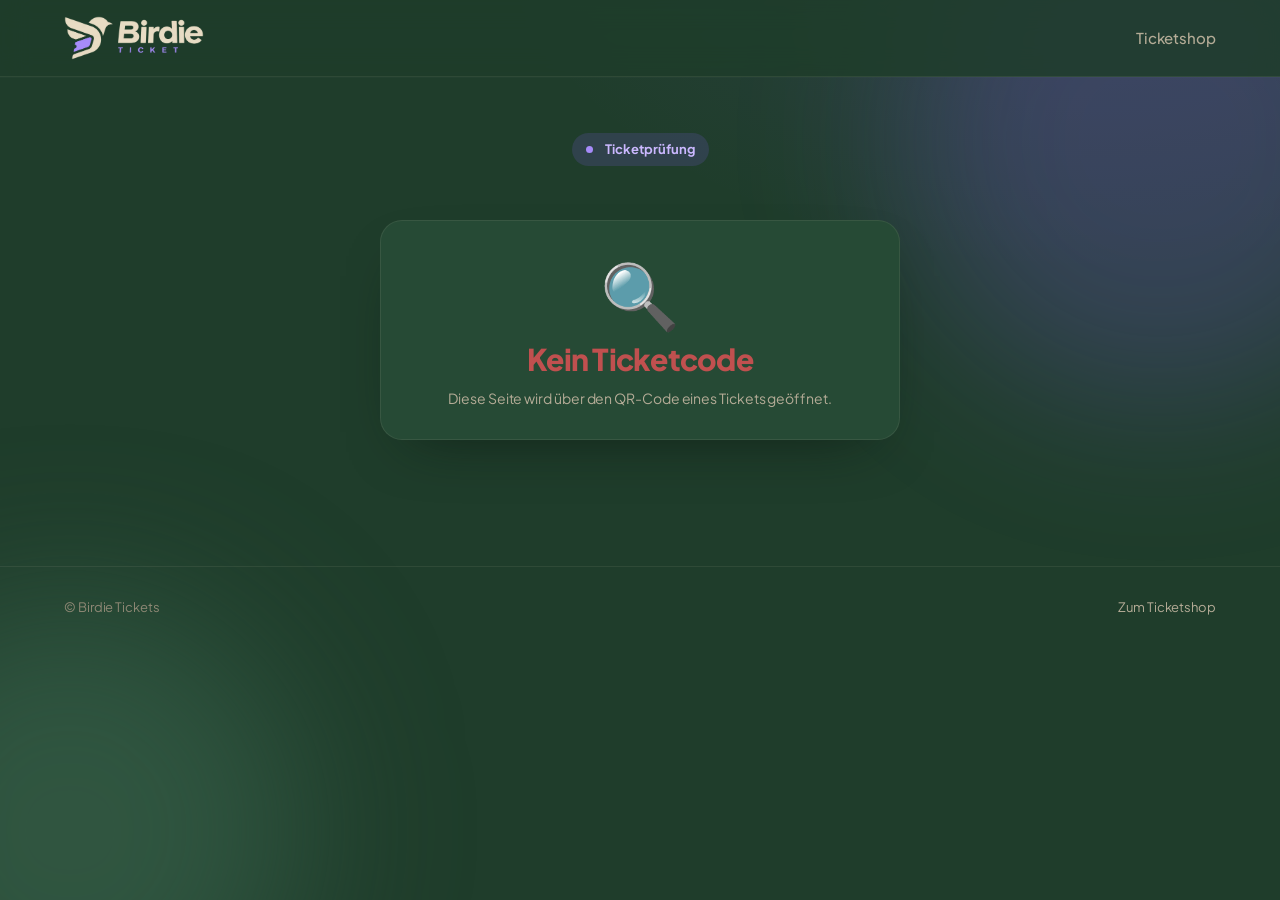
<file: ticket.html>
<!DOCTYPE html>
<html lang="de">
<head>
<meta charset="UTF-8">
<meta name="viewport" content="width=device-width, initial-scale=1.0">
<title>Ticketprüfung – Birdie Tickets</title>
<link rel="preconnect" href="https://fonts.googleapis.com">
<link href="https://fonts.googleapis.com/css2?family=Cormorant+Garamond:ital,wght@0,300;0,400;0,600;1,300;1,400&family=Bebas+Neue&family=DM+Sans:ital,wght@0,300;0,400;0,500;1,300&display=swap" rel="stylesheet">
<link rel="icon" type="image/png" href="favicon.png?v=2">
<link rel="stylesheet" href="assets/shop.css?v=20261107a">
<style>
.status-card{max-width:520px;margin:0 auto;text-align:center}
.status-icon{font-size:64px;line-height:1;margin:10px 0}
.status-title{font-family:'Cormorant Garamond',serif;font-size:34px;margin-bottom:4px}
.status-title.ok{color:var(--ok)}
.status-title.used{color:var(--chart-2)}
.status-title.bad{color:var(--bad)}
.status-code{font-family:'Bebas Neue',sans-serif;font-size:26px;letter-spacing:.16em;color:var(--gold);margin:14px 0 4px}
.status-meta{color:var(--gray);font-size:15px}
</style>
<link href="https://fonts.googleapis.com/css2?family=Plus+Jakarta+Sans:wght@400;500;600;700;800&display=swap" rel="stylesheet">
<link rel="stylesheet" href="assets/birdie.css?v=20261107e">
</head>
<body class="bt">

<nav class="shop-nav">
  <a href="index.html" class="logo"><img src="assets/birdie-logo-light.png?v=1" alt="Birdie Tickets" style="height:44px;width:auto;display:block"></a>
  <div class="links">
    <a href="tickets.html">Ticketshop</a>
  </div>
</nav>

<div class="wrap">
  <div class="page-head" style="text-align:center">
    <div class="eyebrow">Ticketprüfung</div>
  </div>
  <div class="card status-card" id="statusCard">
    <p class="sub">Ticket wird geprüft …</p>
  </div>
</div>

<footer class="shop-footer">
  <div>© Birdie Tickets</div>
  <div><a href="tickets.html">Zum Ticketshop</a></div>
</footer>

<script src="assets/supabase.js?v=20261107a"></script>
<script src="assets/store.js?v=20261111a"></script>
<script>
(async function () {
  const S = window.CMStore;
  const card = document.getElementById('statusCard');
  const esc = s => String(s == null ? '' : s).replace(/[&<>"']/g,
    c => ({ '&': '&amp;', '<': '&lt;', '>': '&gt;', '"': '&quot;', "'": '&#39;' }[c]));
  const fmtDate = iso => {
    if (!iso) return '';
    const d = new Date(iso);
    return d.toLocaleDateString('de-AT', { weekday: 'short', day: '2-digit', month: 'long', year: 'numeric' }) +
      ' · ' + d.toLocaleTimeString('de-AT', { hour: '2-digit', minute: '2-digit' }) + ' Uhr';
  };

  await S.init();
  const code = S.extractCode(new URLSearchParams(location.search).get('c') || '');

  async function render() {
    if (!code || !/^CM-/.test(code)) {
      card.innerHTML = '<div class="status-icon">🔍</div><div class="status-title bad">Kein Ticketcode</div>' +
        '<p class="sub">Diese Seite wird über den QR-Code eines Tickets geöffnet.</p>';
      return;
    }
    let st;
    try { st = await S.ticketStatus(code); }
    catch (e) {
      card.innerHTML = '<div class="status-icon">⚠️</div><div class="status-title bad">Prüfung fehlgeschlagen</div>' +
        '<p class="sub">' + esc(e.message) + '</p>';
      return;
    }
    if (!st.found) {
      card.innerHTML = '<div class="status-icon">✕</div><div class="status-title bad">Ungültiger Code</div>' +
        '<div class="status-code">' + esc(code) + '</div>' +
        '<p class="sub">Dieses Ticket existiert nicht.</p>';
      return;
    }
    let icon, cls, title, note = '';
    if (st.order_status === 'storniert') {
      icon = '✕'; cls = 'bad'; title = 'Storniert';
      note = 'Die zugehörige Bestellung wurde storniert – das Ticket ist ungültig.';
    } else if (st.order_status !== 'bezahlt') {
      icon = '✕'; cls = 'bad'; title = 'Nicht bezahlt';
      note = 'Für dieses Ticket liegt keine bestätigte Zahlung vor.';
    } else if (st.checked_in) {
      icon = '✓'; cls = 'used'; title = 'Bereits eingecheckt';
      note = 'Entwertet am ' + new Date(st.checked_in_at).toLocaleString('de-AT') + ' Uhr.';
    } else {
      icon = '✓'; cls = 'ok'; title = 'Gültig';
      note = 'Ticket ist bezahlt und noch nicht entwertet.';
    }
    card.innerHTML =
      '<div class="status-icon">' + icon + '</div>' +
      '<div class="status-title ' + cls + '">' + title + '</div>' +
      '<div class="status-code">' + esc(st.code) + '</div>' +
      '<div class="status-meta">' + esc(st.category) + ' – ' + esc(st.event) + '<br>' +
      (st.seat ? '<b style="color:var(--gold-light)">' + esc(st.seat) + '</b><br>' : '') +
      fmtDate(st.event_date) + (st.event_location ? ' · ' + esc(st.event_location) : '') + '</div>' +
      '<p class="sub" style="margin-top:10px">' + note + '</p>' +
      '<div id="adminAction" style="margin-top:16px"></div>';

    // Angemeldete Admins können direkt von hier einchecken (z. B. nach Kamera-Scan am Handy)
    if (cls === 'ok' && await S.isAdmin()) {
      const box = document.getElementById('adminAction');
      box.innerHTML = '<button class="btn btn-gold" id="btnDoCheckin">Jetzt einchecken</button><div class="msg" id="ciMsg"></div>';
      document.getElementById('btnDoCheckin').addEventListener('click', async () => {
        const m = document.getElementById('ciMsg');
        try {
          await S.checkIn(code);
          render();
        } catch (e) {
          m.textContent = e.message; m.className = 'msg show error';
        }
      });
    }
  }
  render();
})();
</script>
</body>
</html>
</file>
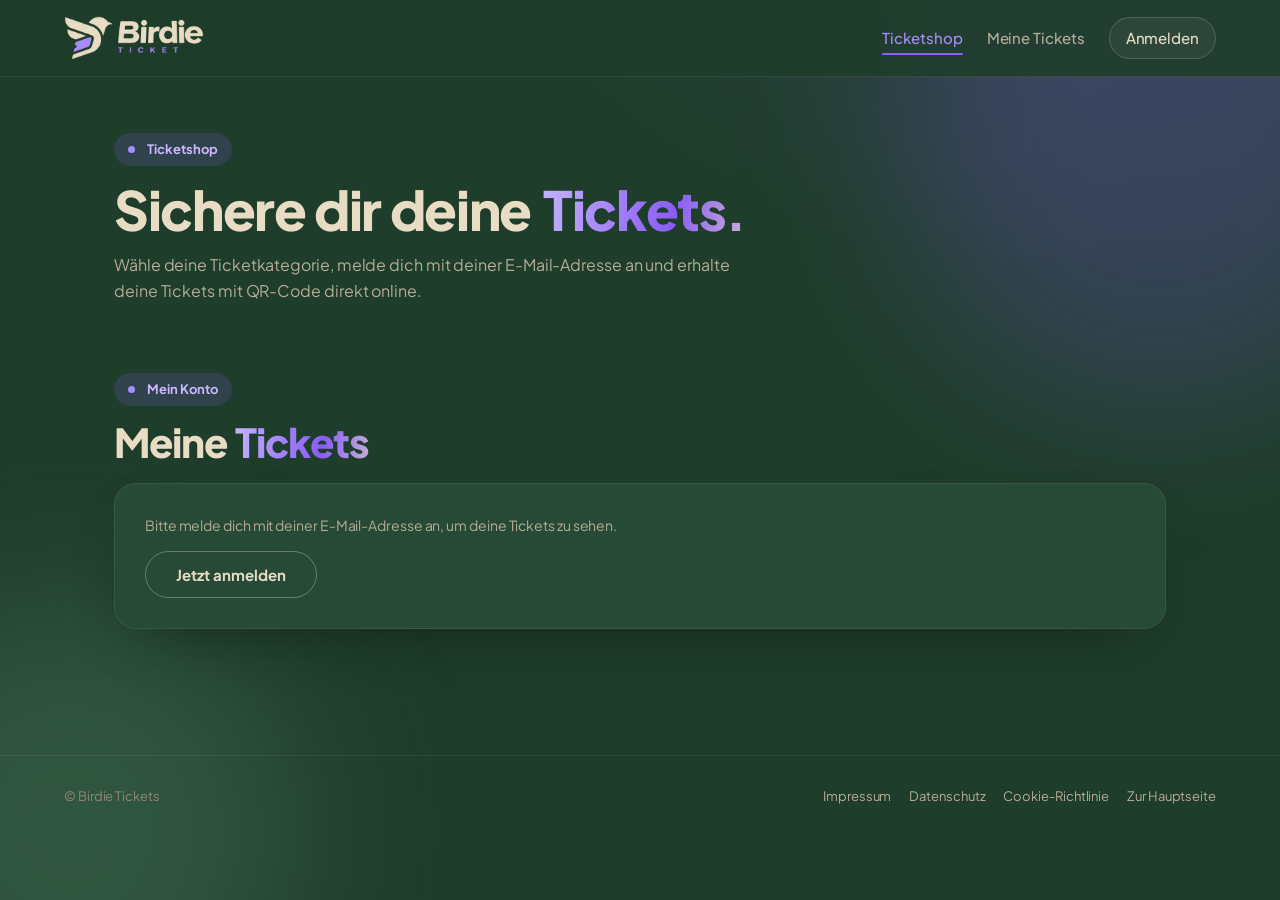
<file: tickets.html>
<!DOCTYPE html>
<html lang="de">
<head>
<meta charset="UTF-8">
<meta name="viewport" content="width=device-width, initial-scale=1.0">
<title>Tickets – Birdie Tickets</title>
<link rel="preconnect" href="https://fonts.googleapis.com">
<link href="https://fonts.googleapis.com/css2?family=Cormorant+Garamond:ital,wght@0,300;0,400;0,600;1,300;1,400&family=Bebas+Neue&family=DM+Sans:ital,wght@0,300;0,400;0,500;1,300&display=swap" rel="stylesheet">
<link rel="icon" type="image/png" href="favicon.png?v=2">
<link rel="stylesheet" href="assets/shop.css?v=20261107a">
<script src="assets/supabase.js?v=20261107a"></script>
<script src="assets/qrcode.js?v=20261107a"></script>
<script src="assets/ticket-pdf.js?v=20261115a"></script>
<link href="https://fonts.googleapis.com/css2?family=Plus+Jakarta+Sans:wght@400;500;600;700;800&display=swap" rel="stylesheet">
<link rel="stylesheet" href="assets/birdie.css?v=20261107e">
</head>
<body class="bt">

<nav class="shop-nav">
  <a href="index.html" class="logo"><img src="assets/birdie-logo-light.png?v=1" alt="Birdie Tickets" style="height:44px;width:auto;display:block"></a>
  <div class="links">
    <a href="tickets.html" class="active">Ticketshop</a>
    <a href="#meine-tickets" id="navMyTickets">Meine Tickets</a>
    <a href="dashboard.html" id="navDash" style="display:none">Dashboard</a>
    <a href="#" id="navAuth" class="nav-user">Anmelden</a>
  </div>
</nav>

<div class="wrap">
  <div class="page-head">
    <div class="eyebrow">Ticketshop</div>
    <h1>Sichere dir deine <em>Tickets.</em></h1>
    <p>Wähle deine Ticketkategorie, melde dich mit deiner E-Mail-Adresse an und erhalte deine Tickets mit QR-Code direkt online.</p>
  </div>

  <div id="shopMsg" class="msg"></div>
  <div id="eventList"></div>

  <!-- Meine Tickets -->
  <section id="meine-tickets" style="margin-top:70px">
    <div class="page-head" style="margin-bottom:20px">
      <div class="eyebrow">Mein Konto</div>
      <h1 style="font-size:clamp(28px,4vw,40px)">Meine <em>Tickets</em></h1>
    </div>
    <div id="myTicketsArea" class="card">
      <p class="sub">Bitte melde dich mit deiner E-Mail-Adresse an, um deine Tickets zu sehen.</p>
      <p style="margin-top:14px"><button class="btn btn-ghost" onclick="openLogin()">Jetzt anmelden</button></p>
    </div>
  </section>
</div>

<!-- Warenkorb-Leiste -->
<div class="cart-bar" id="cartBar">
  <div class="desc" id="cartDesc"></div>
  <div class="sum" id="cartSum"></div>
  <button class="btn btn-gold" id="btnCheckout">Zur Kassa</button>
</div>

<!-- Login / Verifizierung -->
<div class="modal-backdrop" id="loginModal">
  <div class="modal">
    <h2>Anmelden</h2>
    <p class="sub">Gib deine E-Mail-Adresse ein – wir senden dir einen 6-stelligen Verifizierungscode.</p>
    <div id="loginStep1">
      <label for="loginEmail">E-Mail-Adresse</label>
      <input type="email" id="loginEmail" placeholder="deine@email.at" autocomplete="email">
      <div class="msg" id="loginMsg1"></div>
      <div style="display:flex;gap:10px;margin-top:20px">
        <button class="btn btn-gold" id="btnSendCode">Code senden</button>
        <button class="btn btn-ghost" onclick="closeModal('loginModal')">Abbrechen</button>
      </div>
    </div>
    <div id="loginStep2" style="display:none">
      <div class="msg info show" id="sentInfo"></div>
      <label for="loginCode">Verifizierungscode (aus der E-Mail)</label>
      <input type="text" id="loginCode" class="code-input" maxlength="8" inputmode="numeric" autocomplete="one-time-code" placeholder="••••••">
      <div class="msg" id="loginMsg2"></div>
      <div style="display:flex;gap:10px;margin-top:20px;flex-wrap:wrap">
        <button class="btn btn-gold" id="btnVerify">Bestätigen</button>
        <button class="btn btn-ghost btn-sm" id="btnResend">E-Mail erneut senden</button>
        <button class="btn btn-ghost btn-sm" onclick="backToStep1()">E-Mail ändern</button>
      </div>
      <p class="hint" style="margin-top:10px">Tipp: Du kannst auch einfach den Anmelde-Link in der E-Mail anklicken – dann bist du automatisch angemeldet.</p>
    </div>
  </div>
</div>

<!-- Sitzplatz-Auswahl -->
<div class="modal-backdrop" id="seatModal">
  <div class="modal modal-wide">
    <h2 id="seatTitle">Sitzplätze wählen</h2>
    <p class="sub" id="seatSub"></p>
    <div class="seat-howto">So wählst du: Tippe unten im Saalplan direkt auf die <b>goldenen freien Plätze</b> ✦. Deine Auswahl leuchtet auf. Wenn genug Plätze gewählt sind, wird „Weiter" aktiv.</div>
    <div class="seat-legend">
      <span><i class="seat free"></i> frei</span>
      <span><i class="seat sel"></i> gewählt</span>
      <span><i class="seat taken"></i> belegt</span>
    </div>
    <div id="seatMapArea" class="seat-map"></div>
    <div style="display:flex;gap:10px;margin-top:18px;align-items:center;flex-wrap:wrap">
      <span id="seatCount" class="seat-count"></span>
      <span style="flex:1"></span>
      <button class="btn btn-gold" id="btnSeatConfirm" disabled>Weiter</button>
      <button class="btn btn-ghost" onclick="closeModal('seatModal')">Abbrechen</button>
    </div>
  </div>
</div>

<!-- Checkout -->
<div class="modal-backdrop" id="checkoutModal">
  <div class="modal modal-wide">
    <h2>Bestellung abschließen</h2>
    <p class="sub" id="checkoutEmail"></p>
    <div id="checkoutItems"></div>
    <p style="margin-top:14px;text-align:right;font-family:'Bebas Neue',sans-serif;font-size:28px;color:var(--gold)" id="checkoutTotal"></p>
    <p class="hint" id="checkoutNote"></p>
    <div class="msg" id="checkoutMsg"></div>
    <div style="display:flex;gap:10px;margin-top:20px">
      <button class="btn btn-gold" id="btnPlaceOrder">Verbindlich bestellen</button>
      <button class="btn btn-ghost" onclick="closeModal('checkoutModal')">Zurück</button>
    </div>
  </div>
</div>

<!-- Bestell-Erfolg -->
<div class="modal-backdrop" id="successModal">
  <div class="modal modal-wide">
    <h2>Danke für deine Bestellung! 🎉</h2>
    <p class="sub" id="successSub"></p>
    <div id="successTickets"></div>
    <div style="display:flex;gap:10px;margin-top:22px">
      <button class="btn btn-gold" onclick="closeModal('successModal');location.hash='#meine-tickets';renderMyTickets()">Zu meinen Tickets</button>
    </div>
  </div>
</div>

<footer class="shop-footer">
  <div>© Birdie Tickets</div>
  <div style="display:flex;gap:18px;flex-wrap:wrap">
    <a href="impressum.html">Impressum</a>
    <a href="datenschutz.html">Datenschutz</a>
    <a href="cookie-policy.html">Cookie-Richtlinie</a>
    <a href="index.html">Zur Hauptseite</a>
  </div>
</footer>

<script src="assets/store.js?v=20261111a"></script>
<script src="assets/shop.js?v=20261107a"></script>
<script src="assets/shop-fx.js?v=20261107a" defer></script>
</body>
</html>
</file>
<file: assets/home.css>
/* =========================================================
   Birdie Tickets – Startseite  ·  „Dein Ticket. Dein Höhenflug.“
   Farben: 60 % Grün · 30 % Beige · 10 % Violett
   ========================================================= */
:root{
  --g950:#0B1E14; --g900:#0F2619; --g800:#143323; --g700:#1F3D2B; --g600:#264A35; --g500:#2E5640; --g400:#3E6B53;
  --beige:#E8DCC4; --beige-2:#F3ECDD; --beige-3:#FBF7EF; --mute:#B9B09A; --mute-2:#8E8875; --ink:#1F3D2B; --ink-mute:#4E6354;
  --v:#8B5CF6; --v2:#A78BFA; --v3:#C4B5FD; --v-soft:rgba(139,92,246,.16);
  --line:rgba(232,220,196,.09); --line-2:rgba(232,220,196,.16);
  --r:24px; --r-lg:32px; --r-sm:14px;
  --font:'Plus Jakarta Sans',system-ui,-apple-system,'Segoe UI',sans-serif;
  --ease:cubic-bezier(.2,.8,.2,1);
  /* alte Namen (Anfrage-Formular nutzt var(--gold)) */
  --gold:var(--v); --gold-light:var(--v2); --white:var(--beige); --gray:var(--mute); --black:var(--g700);
}
*,*::before,*::after{box-sizing:border-box;margin:0;padding:0}
html{scroll-behavior:smooth;-webkit-text-size-adjust:100%}
body{background:var(--g800);color:var(--beige);font-family:var(--font);line-height:1.6;overflow-x:hidden;-webkit-font-smoothing:antialiased}
a{color:inherit;text-decoration:none}
img{max-width:100%;display:block}
::selection{background:var(--v);color:#fff}
::-webkit-scrollbar{width:8px}
::-webkit-scrollbar-track{background:var(--g900)}
::-webkit-scrollbar-thumb{background:var(--g500);border-radius:8px}
::-webkit-scrollbar-thumb:hover{background:var(--v)}

.wrap{max-width:1200px;margin:0 auto;padding:0 clamp(20px,5vw,40px)}
section{position:relative;padding:clamp(90px,12vw,150px) 0}
h1,h2,h3{font-weight:800;letter-spacing:-.035em;line-height:1.04}
.grad{background:linear-gradient(100deg,var(--v3) 0%,var(--v) 30%,var(--beige) 55%,var(--v2) 80%,var(--v3) 100%);
  background-size:220% 100%;-webkit-background-clip:text;background-clip:text;color:transparent;animation:shimmer 7s linear infinite}
@keyframes shimmer{to{background-position:-220% 0}}

/* ---------- kleine Bausteine ---------- */
.pill{display:inline-flex;align-items:center;gap:10px;padding:8px 16px 8px 10px;border-radius:999px;font-size:.85rem;font-weight:600;
  background:rgba(232,220,196,.06);border:1px solid var(--line-2);color:var(--beige);backdrop-filter:blur(8px)}
.pill .dot{width:22px;height:22px;border-radius:50%;background:var(--v);display:grid;place-items:center;box-shadow:0 0 0 0 rgba(139,92,246,.6);animation:ping 2.4s infinite}
.pill .dot::after{content:"";width:7px;height:7px;border-radius:50%;background:#fff}
@keyframes ping{0%{box-shadow:0 0 0 0 rgba(139,92,246,.55)}70%{box-shadow:0 0 0 12px rgba(139,92,246,0)}100%{box-shadow:0 0 0 0 rgba(139,92,246,0)}}
.label{display:inline-flex;align-items:center;gap:8px;padding:7px 15px;border-radius:999px;background:var(--v-soft);color:var(--v3);font-size:.82rem;font-weight:700}
.label::before{content:"";width:7px;height:7px;border-radius:50%;background:var(--v2)}
.on-beige .label{background:rgba(139,92,246,.13);color:#6D3FE0}
.head{font-size:clamp(2.3rem,5.4vw,4rem);margin-top:20px}
.head em,.demo-info h2 em{font-style:normal}
.sub{color:var(--mute);font-size:clamp(1rem,1.3vw,1.12rem);line-height:1.75;max-width:580px}
.on-beige .sub{color:var(--ink-mute)}

.btn{position:relative;display:inline-flex;align-items:center;justify-content:center;gap:10px;padding:16px 30px;border-radius:999px;border:0;
  font-family:var(--font);font-weight:700;font-size:15.5px;cursor:pointer;transition:transform .35s var(--ease),box-shadow .35s var(--ease),background .25s,color .25s;will-change:transform}
.btn-gold{background:var(--v);color:#fff;box-shadow:0 14px 34px -12px rgba(139,92,246,.85),inset 0 1px 0 rgba(255,255,255,.22);overflow:hidden}
.btn-gold::after{content:"";position:absolute;inset:0;background:linear-gradient(110deg,transparent 30%,rgba(255,255,255,.35) 50%,transparent 70%);transform:translateX(-120%);transition:transform .8s var(--ease)}
.btn-gold:hover{background:#7C4DF0;box-shadow:0 20px 44px -12px rgba(139,92,246,.95)}
.btn-gold:hover::after{transform:translateX(120%)}
.btn-ghost{background:rgba(232,220,196,.05);color:var(--beige);box-shadow:inset 0 0 0 1.5px var(--line-2)}
.btn-ghost:hover{background:rgba(232,220,196,.1);box-shadow:inset 0 0 0 1.5px var(--beige)}
.btn .arr{transition:transform .3s var(--ease)}
.btn:hover .arr{transform:translateX(4px)}
.btn:disabled{opacity:.7;cursor:default}

/* ---------- Einblenden beim Scrollen ---------- */
.reveal{opacity:0;transform:translateY(34px);transition:opacity .9s var(--ease),transform .9s var(--ease)}
.reveal.visible{opacity:1;transform:none}
.d1{transition-delay:.08s}.d2{transition-delay:.16s}.d3{transition-delay:.24s}.d4{transition-delay:.32s}.d5{transition-delay:.4s}

/* ---------- Fortschritt & Höhenmesser ---------- */
.progress{position:fixed;top:0;left:0;height:3px;width:100%;z-index:1100;transform-origin:0 50%;transform:scaleX(0);
  background:linear-gradient(90deg,var(--v),var(--v2),var(--beige))}
.altimeter{position:fixed;right:22px;top:50%;transform:translateY(-50%);z-index:900;display:flex;align-items:center;gap:12px;pointer-events:none;
  opacity:0;transition:opacity .5s}
.altimeter.is-on{opacity:1}
.alt-track{position:relative;width:2px;height:180px;border-radius:2px;background:var(--line-2)}
.alt-fill{position:absolute;left:0;bottom:0;width:100%;height:0;border-radius:2px;background:linear-gradient(0deg,var(--v),var(--v2))}
.alt-bird{position:absolute;left:50%;bottom:0;width:26px;transform:translate(-50%,50%);filter:drop-shadow(0 4px 10px rgba(139,92,246,.6))}
.alt-txt{font-size:11px;font-weight:700;color:var(--mute);letter-spacing:.04em;writing-mode:vertical-rl;transform:rotate(180deg)}
.alt-txt b{color:var(--beige)}
@media (max-width:1399px){.altimeter{display:none}}

/* ---------- Navigation ---------- */
nav{position:fixed;top:14px;left:50%;transform:translateX(-50%);z-index:1000;width:min(1200px,calc(100% - 28px));
  display:flex;align-items:center;justify-content:space-between;gap:20px;padding:10px 12px 10px 20px;border-radius:999px;
  border:1px solid transparent;transition:background .4s,border-color .4s,box-shadow .4s,top .4s}
nav.scrolled{background:rgba(15,38,25,.72);backdrop-filter:blur(18px) saturate(140%);-webkit-backdrop-filter:blur(18px) saturate(140%);
  border-color:var(--line-2);box-shadow:0 20px 50px -25px rgba(0,0,0,.7);top:10px}
.logo img{height:42px;width:auto}
nav ul{list-style:none;display:flex;gap:6px}
nav ul a{display:block;padding:9px 16px;border-radius:999px;font-size:.93rem;font-weight:600;color:var(--mute);transition:color .2s,background .2s}
nav ul a:hover{color:var(--beige);background:rgba(232,220,196,.07)}
.nav-cta{padding:12px 22px;font-size:.92rem}
.nav-toggle{display:none;width:44px;height:44px;border-radius:50%;border:0;background:rgba(232,220,196,.08);cursor:pointer;position:relative}
.nav-toggle span{position:absolute;left:13px;right:13px;height:2px;border-radius:2px;background:var(--beige);transition:transform .3s var(--ease),opacity .2s}
.nav-toggle span:nth-child(1){top:16px}.nav-toggle span:nth-child(2){top:21px}.nav-toggle span:nth-child(3){top:26px}
nav.open .nav-toggle span:nth-child(1){transform:translateY(5px) rotate(45deg)}
nav.open .nav-toggle span:nth-child(2){opacity:0}
nav.open .nav-toggle span:nth-child(3){transform:translateY(-5px) rotate(-45deg)}
@media (max-width:900px){
  nav{border-radius:26px}
  nav ul,nav .nav-cta{display:none}
  .nav-toggle{display:block}
  nav.open{background:rgba(15,38,25,.96);border-color:var(--line-2);flex-wrap:wrap}
  nav.open ul{display:flex;flex-direction:column;width:100%;order:3;padding:8px 0 6px}
  nav.open ul a{padding:14px 12px;font-size:1.05rem;color:var(--beige)}
  nav.open .nav-cta{display:flex;width:100%;order:4;margin-bottom:6px}
}

/* ---------- HERO ---------- */
.hero{min-height:100vh;min-height:100svh;display:flex;align-items:center;padding:130px 0 90px;overflow:hidden;isolation:isolate;
  background:radial-gradient(120% 90% at 50% 0%,var(--g700) 0%,var(--g800) 55%,var(--g900) 100%)}
.aurora{position:absolute;inset:-20%;z-index:-2;filter:blur(70px);opacity:.85;pointer-events:none}
.aurora i{position:absolute;border-radius:50%;mix-blend-mode:screen}
.aurora i:nth-child(1){width:46vw;height:46vw;left:52%;top:8%;background:radial-gradient(circle,rgba(139,92,246,.45),transparent 65%);animation:drift1 18s ease-in-out infinite}
.aurora i:nth-child(2){width:38vw;height:38vw;left:8%;top:48%;background:radial-gradient(circle,rgba(62,107,83,.75),transparent 65%);animation:drift2 22s ease-in-out infinite}
.aurora i:nth-child(3){width:30vw;height:30vw;left:66%;top:56%;background:radial-gradient(circle,rgba(167,139,250,.28),transparent 65%);animation:drift3 26s ease-in-out infinite}
@keyframes drift1{50%{transform:translate(-12%,10%) scale(1.15)}}
@keyframes drift2{50%{transform:translate(16%,-12%) scale(.9)}}
@keyframes drift3{50%{transform:translate(-20%,-16%) scale(1.2)}}
.hero-grid{position:absolute;inset:0;z-index:-1;pointer-events:none;opacity:.5;
  background-image:linear-gradient(var(--line) 1px,transparent 1px),linear-gradient(90deg,var(--line) 1px,transparent 1px);
  background-size:64px 64px;-webkit-mask-image:radial-gradient(ellipse 70% 60% at 50% 40%,#000 20%,transparent 75%);mask-image:radial-gradient(ellipse 70% 60% at 50% 40%,#000 20%,transparent 75%)}
#sky{position:absolute;inset:0;z-index:-1;width:100%;height:100%;pointer-events:none}
.hero .wrap{width:100%;display:grid;grid-template-columns:1.22fr .78fr;gap:clamp(30px,5vw,70px);align-items:center}
.hero h1{font-size:clamp(2.7rem,5.6vw,5.4rem);margin:26px 0 0;letter-spacing:-.05em;line-height:.98}
.hero h1 .line{display:block;overflow:hidden;padding:.04em 0 .16em;margin-bottom:-.08em}
.hero h1 .w{display:inline-block;transform:translateY(110%);transition:transform 1.1s var(--ease)}
.hero.ready h1 .w{transform:none}
.hero h1 .line:nth-child(2) .w{transition-delay:.18s}
.hero-desc{color:rgba(232,220,196,.82);font-size:clamp(1.05rem,1.5vw,1.22rem);line-height:1.7;max-width:540px;margin-top:26px}
.hero-actions{display:flex;gap:14px;flex-wrap:wrap;margin-top:38px}
.hero-trust{display:flex;flex-wrap:wrap;gap:10px;margin-top:40px}
.hero-trust span{display:inline-flex;align-items:center;gap:8px;padding:8px 14px;border-radius:999px;font-size:.84rem;font-weight:600;color:var(--mute);background:rgba(232,220,196,.05);border:1px solid var(--line)}
.hero-trust svg{width:15px;height:15px;color:var(--v2)}

/* Vogel + Flugbahn */
.flight{position:relative;aspect-ratio:1/1;width:100%;max-width:560px;margin-left:auto}
.flight svg.path{position:absolute;inset:0;width:100%;height:100%;overflow:visible}
.flight .route{fill:none;stroke:rgba(232,220,196,.28);stroke-width:2;stroke-dasharray:3 11;stroke-linecap:round;animation:dash 30s linear infinite}
@keyframes dash{to{stroke-dashoffset:-560}}
.flight .ring{fill:none;stroke:rgba(139,92,246,.22);stroke-width:1}
.orbit{position:absolute;inset:6%;border-radius:50%;border:1px dashed rgba(232,220,196,.14);animation:spin 60s linear infinite}
.orbit.o2{inset:20%;border-color:rgba(139,92,246,.25);animation-duration:40s;animation-direction:reverse}
.orbit::after{content:"";position:absolute;top:-5px;left:50%;width:10px;height:10px;border-radius:50%;background:var(--v2);box-shadow:0 0 16px var(--v)}
@keyframes spin{to{transform:rotate(360deg)}}
.bird-glow{position:absolute;inset:22%;border-radius:50%;background:radial-gradient(circle,rgba(139,92,246,.5),transparent 68%);filter:blur(30px);animation:breathe 5s ease-in-out infinite}
@keyframes breathe{50%{transform:scale(1.15);opacity:.75}}
.bird{position:absolute;left:23%;top:22%;width:54%;transition:transform .25s ease-out}
.bird img{width:100%;animation:float 6s ease-in-out infinite;filter:drop-shadow(0 30px 40px rgba(0,0,0,.45))}
@keyframes float{0%,100%{transform:translateY(0) rotate(-2deg)}50%{transform:translateY(-18px) rotate(2deg)}}
.fly-tkt{position:absolute;offset-path:path("M40,470 C140,330 210,520 320,360 S470,120 560,90");offset-rotate:auto;width:34px;height:20px;border-radius:5px;
  background:var(--v);box-shadow:0 0 18px rgba(139,92,246,.8);animation:flyalong 7s linear infinite;opacity:0}
.fly-tkt::before,.fly-tkt::after{content:"";position:absolute;top:50%;width:8px;height:8px;border-radius:50%;background:var(--g800);transform:translateY(-50%)}
.fly-tkt::before{left:-4px}.fly-tkt::after{right:-4px}
.fly-tkt.f2{animation-delay:-2.4s;background:var(--beige);box-shadow:0 0 14px rgba(232,220,196,.6)}
.fly-tkt.f3{animation-delay:-4.8s;background:var(--v2)}
@keyframes flyalong{0%{offset-distance:0%;opacity:0}10%{opacity:1}85%{opacity:1}100%{offset-distance:100%;opacity:0}}
.card-f{position:absolute;display:flex;align-items:center;gap:10px;padding:11px 15px;border-radius:16px;font-size:.82rem;font-weight:700;white-space:nowrap;
  background:rgba(20,51,35,.72);border:1px solid var(--line-2);backdrop-filter:blur(12px);-webkit-backdrop-filter:blur(12px);
  box-shadow:0 20px 40px -18px rgba(0,0,0,.7);transition:transform .25s ease-out}
.card-f small{display:block;font-size:.7rem;font-weight:600;color:var(--mute)}
.card-f .ic{width:30px;height:30px;border-radius:10px;display:grid;place-items:center;background:var(--v);color:#fff;font-size:14px;flex:0 0 30px}
.card-f .ic.ok{background:#2FA36B}
.card-f .ic.b{background:var(--beige);color:var(--ink)}
.card-f.c1{left:-4%;top:14%;animation:bob 5s ease-in-out infinite}
.card-f.c2{right:-2%;top:46%;animation:bob 6s ease-in-out -2s infinite}
.card-f.c3{left:6%;bottom:6%;animation:bob 5.5s ease-in-out -1s infinite}
@keyframes bob{50%{translate:0 -10px}}
@media (max-width:900px){
  .hero{padding-top:120px}
  .hero .wrap{grid-template-columns:1fr}
  .flight{max-width:420px;margin:10px auto 0}
  .card-f.c1{left:0}.card-f.c2{right:0}
}
@media (max-width:480px){.card-f{font-size:.74rem;padding:9px 12px}.card-f .ic{width:26px;height:26px;flex-basis:26px}}

.scroll-cue{position:absolute;left:50%;bottom:26px;transform:translateX(-50%);width:26px;height:42px;border-radius:14px;border:2px solid var(--line-2)}
.scroll-cue::after{content:"";position:absolute;left:50%;top:8px;width:4px;height:8px;border-radius:2px;background:var(--v2);transform:translateX(-50%);animation:cue 1.8s ease-in-out infinite}
@keyframes cue{60%{transform:translate(-50%,12px);opacity:0}100%{opacity:0}}
@media (max-width:900px){.scroll-cue{display:none}}

/* ---------- Zahlen (beige) ---------- */
.on-beige{background:var(--beige);color:var(--ink)}
.stats{padding:clamp(70px,9vw,110px) 0}
.stats-grid{display:grid;grid-template-columns:repeat(3,1fr);gap:18px}
.stat{position:relative;overflow:hidden;background:var(--beige-2);border-radius:var(--r);padding:clamp(28px,3.4vw,42px);box-shadow:0 18px 40px -30px rgba(31,61,43,.7);
  transition:transform .4s var(--ease),box-shadow .4s var(--ease)}
.stat:hover{transform:translateY(-6px);box-shadow:0 30px 50px -30px rgba(31,61,43,.8)}
.stat::after{content:"";position:absolute;right:22px;top:22px;width:34px;height:32px;background:url("birdie-bird-dark.png") center/contain no-repeat;opacity:.18;transition:transform .5s var(--ease),opacity .3s}
.stat:hover::after{transform:translate(6px,-8px) rotate(-8deg);opacity:.5}
.stat-num{font-size:clamp(2.8rem,5.4vw,4.2rem);font-weight:800;letter-spacing:-.05em;line-height:1;color:var(--v)}
.stat-label{margin-top:12px;font-weight:600;color:var(--ink-mute)}
@media (max-width:760px){.stats-grid{grid-template-columns:1fr}}

/* ---------- Funktionen (Bento) ---------- */
.sec-head{max-width:720px}
.sec-head.center{margin:0 auto;text-align:center}
.sec-head.center .sub{margin-left:auto;margin-right:auto}
.bento{display:grid;grid-template-columns:repeat(6,1fr);gap:18px;margin-top:64px}
.tile{position:relative;overflow:hidden;border-radius:var(--r);padding:clamp(24px,2.8vw,34px);background:linear-gradient(160deg,rgba(46,86,64,.55),rgba(20,51,35,.55));
  border:1px solid var(--line);isolation:isolate;transition:transform .45s var(--ease),border-color .3s}
.tile::before{content:"";position:absolute;inset:0;z-index:-1;opacity:0;transition:opacity .35s;
  background:radial-gradient(420px circle at var(--mx,50%) var(--my,50%),rgba(139,92,246,.22),transparent 45%)}
.tile:hover{border-color:rgba(139,92,246,.4)}
.tile:hover::before{opacity:1}
.tile h3{font-size:1.35rem;letter-spacing:-.025em;margin-top:18px}
.tile p{color:var(--mute);font-size:.96rem;line-height:1.65;margin-top:10px;max-width:440px}
.tile .ico{width:48px;height:48px;border-radius:15px;display:grid;place-items:center;background:var(--v-soft);color:var(--v2)}
.tile .ico svg{width:23px;height:23px}
.t-shop{grid-column:span 4}.t-qr{grid-column:span 2}.t-seat,.t-pay,.t-scan{grid-column:span 2}.t-dash{grid-column:span 6}
@media (max-width:980px){.t-shop,.t-dash{grid-column:span 6}.t-qr,.t-seat,.t-pay,.t-scan{grid-column:span 3}}
@media (max-width:640px){.bento{grid-template-columns:1fr}.tile{grid-column:auto !important}}

/* Mini-Shop */
.t-shop{display:grid;grid-template-columns:1fr 1fr;gap:26px;align-items:center}
@media (max-width:760px){.t-shop{grid-template-columns:1fr}}
.mini-shop{background:var(--g900);border:1px solid var(--line-2);border-radius:20px;padding:16px;box-shadow:0 30px 60px -30px rgba(0,0,0,.8)}
.mini-shop .bar{display:flex;gap:6px;margin-bottom:12px}.mini-shop .bar i{width:9px;height:9px;border-radius:50%;background:var(--line-2)}
.mini-shop .ev{font-weight:800;font-size:1rem}.mini-shop .ev small{display:block;color:var(--v2);font-size:.74rem;font-weight:700;margin-top:2px}
.mrow{display:flex;align-items:center;justify-content:space-between;gap:10px;padding:11px 12px;margin-top:9px;border-radius:12px;background:rgba(232,220,196,.04);border:1px solid var(--line);font-size:.85rem;font-weight:600}
.mrow b{font-weight:800;white-space:nowrap}
.mrow>span:first-child{min-width:0}
.mrow .q{display:flex;align-items:center;gap:8px}
.mrow .q button{width:24px;height:24px;border-radius:50%;border:0;background:var(--g600);color:var(--beige);font-weight:800;cursor:pointer;transition:background .2s}
.mrow .q button:hover{background:var(--v);color:#fff}
.mini-buy{margin-top:12px;display:flex;align-items:center;justify-content:space-between;padding:10px 10px 10px 14px;border-radius:14px;background:rgba(139,92,246,.14)}
.mini-buy b{font-size:1.1rem;font-weight:800}
.mini-buy span{padding:8px 14px;border-radius:999px;background:var(--v);color:#fff;font-size:.8rem;font-weight:700}

/* QR mit Scanlinie */
.qr-box{position:relative;width:132px;height:132px;margin-top:22px;border-radius:18px;background:#fff;padding:12px;overflow:hidden}
.qr-box i{display:block;width:100%;height:100%;background:
  linear-gradient(var(--ink) 0 0) 0 0/30% 30% no-repeat,linear-gradient(var(--ink) 0 0) 100% 0/30% 30% no-repeat,linear-gradient(var(--ink) 0 0) 0 100%/30% 30% no-repeat,
  repeating-conic-gradient(var(--ink) 0 25%,#fff 0 50%) 50% 50%/14px 14px}
.qr-box::after{content:"";position:absolute;left:8px;right:8px;height:3px;top:10px;border-radius:3px;background:var(--v);box-shadow:0 0 14px 3px rgba(139,92,246,.7);animation:scan 2.4s ease-in-out infinite}
@keyframes scan{50%{top:calc(100% - 13px)}}

/* Sitzplan */
.seats{display:grid;grid-template-columns:repeat(8,1fr);gap:7px;margin-top:22px;max-width:260px}
.seats button{aspect-ratio:1;border-radius:50%;border:0;background:rgba(232,220,196,.12);cursor:pointer;transition:transform .2s,background .2s,box-shadow .2s}
.seats button:hover{transform:scale(1.18);background:rgba(232,220,196,.25)}
.seats button.sold{background:rgba(139,92,246,.3);cursor:not-allowed}
.seats button.sel{background:var(--v);box-shadow:0 0 12px rgba(139,92,246,.8)}
.seat-hint{font-size:.78rem;color:var(--mute-2);margin-top:12px}

/* Zahlungsfluss */
.payflow{display:flex;align-items:center;gap:8px;margin-top:24px}
.payflow .n{flex:0 0 auto;padding:8px 12px;border-radius:12px;font-size:.78rem;font-weight:700;background:rgba(232,220,196,.06);border:1px solid var(--line-2)}
.payflow .n.v{background:var(--v);border-color:var(--v);color:#fff}
.payflow .wire{position:relative;flex:1;height:2px;min-width:18px;background:var(--line-2);border-radius:2px;overflow:hidden}
.payflow .wire::after{content:"";position:absolute;top:-3px;width:8px;height:8px;border-radius:50%;background:var(--v2);box-shadow:0 0 10px var(--v);animation:pulse-run 1.8s linear infinite}
.payflow .wire.w2::after{animation-delay:.9s}
@keyframes pulse-run{from{left:-10%}to{left:105%}}

/* Scanner */
.scanner{position:relative;margin-top:22px;height:120px;border-radius:18px;background:var(--g900);border:1px solid var(--line-2);display:grid;place-items:center;overflow:hidden}
.scanner .ok{width:58px;height:58px;border-radius:50%;background:#2FA36B;display:grid;place-items:center;color:#fff;font-size:28px;font-weight:800;animation:okpop 3s ease-in-out infinite}
.scanner .ring{position:absolute;width:58px;height:58px;border-radius:50%;border:2px solid #2FA36B;animation:okring 3s ease-out infinite}
@keyframes okpop{0%,15%{transform:scale(0)}30%,85%{transform:scale(1)}100%{transform:scale(0)}}
@keyframes okring{0%,25%{transform:scale(1);opacity:0}30%{opacity:.9}70%,100%{transform:scale(2.6);opacity:0}}

/* Live-Dashboard */
.t-dash{display:grid;grid-template-columns:.8fr 1.2fr;gap:30px;align-items:center}
@media (max-width:760px){.t-dash{grid-template-columns:1fr}}
.chart{display:flex;align-items:flex-end;gap:10px;height:170px;padding:18px;border-radius:20px;background:var(--g900);border:1px solid var(--line-2)}
.chart i{flex:1;border-radius:8px 8px 4px 4px;background:linear-gradient(180deg,var(--v2),var(--v));height:var(--h);transform:scaleY(0);transform-origin:bottom;transition:transform 1.1s var(--ease)}
.chart i:nth-child(odd){background:linear-gradient(180deg,var(--beige),#CDBF9F)}
.chart.go i{transform:scaleY(1)}
.kpis{display:flex;gap:14px;margin-top:16px;flex-wrap:wrap}
.kpis div{flex:1;min-width:120px;padding:12px 14px;border-radius:14px;background:rgba(232,220,196,.05);border:1px solid var(--line)}
.kpis small{display:block;font-size:.72rem;color:var(--mute);font-weight:600}
.kpis b{font-size:1.25rem;font-weight:800;letter-spacing:-.02em}

/* ---------- Showcase: 3D-Ticket ---------- */
.show{display:grid;grid-template-columns:1fr 1fr;gap:clamp(40px,6vw,90px);align-items:center}
@media (max-width:860px){.show{grid-template-columns:1fr}.show .stage3d{order:-1}}
.checks{list-style:none;margin-top:28px;display:grid;gap:14px}
.checks li{display:flex;gap:14px;align-items:flex-start;color:var(--mute);font-size:1rem}
.checks li::before{content:"✓";flex:0 0 26px;height:26px;border-radius:50%;background:var(--v);color:#fff;font-size:.8rem;font-weight:800;display:grid;place-items:center;margin-top:-1px}
.stage3d{perspective:1100px;display:grid;place-items:center;padding:20px 0}
.tk3d{position:relative;width:min(400px,100%);border-radius:26px;transform-style:preserve-3d;transition:transform .2s ease-out;
  background:linear-gradient(150deg,var(--g500),var(--g900));border:1px solid var(--line-2);box-shadow:0 50px 90px -40px rgba(0,0,0,.9),0 0 0 1px rgba(139,92,246,.1)}
.tk3d .glare{position:absolute;inset:0;border-radius:inherit;pointer-events:none;mix-blend-mode:overlay;
  background:radial-gradient(circle at var(--gx,30%) var(--gy,20%),rgba(255,255,255,.45),transparent 50%)}
.tk3d .holo{position:absolute;inset:0;border-radius:inherit;pointer-events:none;opacity:.35;mix-blend-mode:color-dodge;
  background:linear-gradient(115deg,transparent 20%,rgba(167,139,250,.5) 40%,rgba(232,220,196,.4) 50%,rgba(139,92,246,.5) 60%,transparent 80%);
  background-size:250% 250%;background-position:var(--hx,50%) 50%}
.tk-top{padding:26px 26px 20px;transform:translateZ(40px)}
.tk-top img{height:38px;width:auto}
.tk-ev{margin-top:22px;font-size:1.6rem;font-weight:800;letter-spacing:-.03em}
.tk-meta{color:var(--mute);font-size:.86rem;margin-top:4px}
.tk-cat{display:inline-block;margin-top:14px;padding:6px 12px;border-radius:999px;background:var(--v);color:#fff;font-size:.76rem;font-weight:700}
.tk-cut{position:relative;height:0;border-top:2px dashed rgba(232,220,196,.2);margin:0 22px}
.tk-cut::before,.tk-cut::after{content:"";position:absolute;top:-15px;width:28px;height:28px;border-radius:50%;background:var(--g800)}
.tk-cut::before{left:-38px}.tk-cut::after{right:-38px}
.tk-bot{display:flex;gap:18px;align-items:center;padding:22px 26px 26px;transform:translateZ(30px)}
.tk-bot .qr-box{margin:0;width:96px;height:96px;padding:9px;border-radius:14px;flex:0 0 96px}
.tk-bot .qr-box::after{display:none}
.tk-code small{display:block;font-size:.7rem;color:var(--mute);font-weight:700;letter-spacing:.06em;text-transform:uppercase}
.tk-code b{display:block;font-size:1.25rem;font-weight:800;letter-spacing:.02em;margin:3px 0 8px}
.tk-code span{font-size:.84rem;font-weight:700;color:#5BD39A}

/* ---------- Flugplan (Ablauf) ---------- */
.plan{position:relative;margin-top:70px}
.plan svg{position:absolute;left:0;top:0;width:100%;height:150px;overflow:visible;pointer-events:none}
.plan .base{fill:none;stroke:rgba(31,61,43,.25);stroke-width:2;stroke-dasharray:4 10}
.plan .drawn{fill:none;stroke:var(--v);stroke-width:3;stroke-linecap:round}
.plan-bird{position:absolute;width:54px;left:0;top:0;transform:translate(-50%,-50%);z-index:3;pointer-events:none;filter:drop-shadow(0 8px 14px rgba(31,61,43,.35));transition:opacity .3s}
.steps{position:relative;z-index:2;display:grid;grid-template-columns:repeat(3,1fr);gap:22px;padding-top:190px}
.step{background:var(--beige-3);border-radius:var(--r);padding:30px 28px 32px;box-shadow:0 22px 44px -32px rgba(31,61,43,.75);transition:transform .45s var(--ease)}
.step:hover{transform:translateY(-8px) rotate(-.4deg)}
.step-top{display:flex;align-items:center;gap:12px}
.step-num{width:48px;height:48px;border-radius:50%;background:var(--v);color:#fff;display:grid;place-items:center;font-weight:800;font-size:1.05rem;box-shadow:0 10px 20px -8px rgba(139,92,246,.8)}
.step-tag{font-size:.78rem;font-weight:800;letter-spacing:.08em;text-transform:uppercase;color:#6D3FE0}
.step h3{font-size:1.5rem;margin-top:18px;color:var(--ink)}
.step p{color:var(--ink-mute);margin-top:10px;line-height:1.65}
@media (max-width:860px){.plan svg,.plan-bird{display:none}.steps{grid-template-columns:1fr;padding-top:0}}

/* ---------- CTA-Band ---------- */
.cta-band{padding:clamp(70px,10vw,120px) 0;text-align:center;overflow:hidden}
.cta-band h2{font-size:clamp(2.6rem,7vw,5.6rem);letter-spacing:-.05em}
.cta-band .sub{margin:20px auto 0}
.cta-band .btn{margin-top:34px}
.cta-band .birds{position:absolute;inset:0;pointer-events:none;z-index:-1}
.cta-band .birds img{position:absolute;width:44px;opacity:.5;animation:migrate linear infinite}
@keyframes migrate{from{transform:translate(-12vw,40px) rotate(-6deg)}to{transform:translate(112vw,-80px) rotate(4deg)}}

/* ---------- Anfrage-Formular (Inhalt & Funktion unverändert) ---------- */
.demo{background:var(--g800)}
.demo-grid{display:grid;grid-template-columns:.85fr 1fr;gap:clamp(40px,6vw,80px);align-items:start}
.demo-info h2{font-size:clamp(2.3rem,4.6vw,3.4rem);margin-top:20px}
.demo-info h2 em{color:var(--v2)}
.demo-info .sub{margin-top:20px}
.demo-details{margin-top:36px;display:grid;gap:14px}
.demo-details>div{padding:14px 18px;border-radius:16px;background:rgba(232,220,196,.04);border:1px solid var(--line)}
.demo-details .lbl{font-size:.8rem;font-weight:700;color:var(--v2)}
.demo-details .val{font-size:1.05rem;font-weight:600;margin-top:2px}
.demo-form{background:var(--g600);border:1px solid var(--line-2);border-radius:28px;padding:clamp(26px,4vw,44px);box-shadow:0 40px 80px -40px rgba(0,0,0,.8)}
.demo-form h3{font-size:1.5rem;margin-bottom:24px}
.fg{margin-bottom:18px}
.fg label{display:block;font-size:.85rem;font-weight:600;color:var(--mute);margin-bottom:8px}
.fg input,.fg select,.fg textarea{width:100%;background:var(--g900);border:1.5px solid var(--line-2);border-radius:14px;color:var(--beige);padding:13px 15px;font-family:var(--font);font-size:.95rem;transition:border-color .2s,box-shadow .2s}
.fg input:focus,.fg select:focus,.fg textarea:focus{outline:none;border-color:var(--v);box-shadow:0 0 0 4px rgba(139,92,246,.2)}
.fg input::placeholder,.fg textarea::placeholder{color:var(--mute-2)}
.fg textarea{resize:vertical;min-height:96px}
.fg-row{display:grid;grid-template-columns:1fr 1fr;gap:16px}
.submit-btn{width:100%;margin-top:6px}
@media (max-width:860px){.demo-grid{grid-template-columns:1fr}}
@media (max-width:480px){.fg-row{grid-template-columns:1fr}}

/* ---------- Footer ---------- */
footer{position:relative;overflow:hidden;background:var(--g900);padding:clamp(60px,8vw,90px) 0 34px;border-top:1px solid var(--line)}
.f-slogan{padding-bottom:.14em;font-size:clamp(2.6rem,9vw,8rem);font-weight:800;letter-spacing:-.055em;line-height:.95;color:transparent;-webkit-text-stroke:1.5px rgba(232,220,196,.22);
  background:linear-gradient(90deg,var(--v2),var(--beige)) no-repeat 0 0/0% 100%;-webkit-background-clip:text;background-clip:text;transition:background-size 1.4s var(--ease)}
.f-slogan.visible{background-size:100% 100%}
.footer-top{display:flex;justify-content:space-between;gap:30px;flex-wrap:wrap;margin-top:56px}
.footer-logo img{height:46px;width:auto}
.footer-tagline{color:var(--mute);font-size:.92rem;margin-top:12px;max-width:340px}
.footer-links{display:flex;gap:8px 22px;flex-wrap:wrap;align-items:center}
.footer-links a{color:var(--mute);font-size:.92rem;font-weight:500;transition:color .2s}
.footer-links a:hover{color:var(--v2)}
.footer-more{display:flex;flex-wrap:wrap;align-items:center;gap:8px 16px;margin-top:34px;padding:16px 20px;border-radius:16px;background:rgba(232,220,196,.03);border:1px solid var(--line)}
.footer-more span{font-size:.8rem;font-weight:700;color:var(--mute-2);letter-spacing:.02em}
.footer-more a{font-size:.92rem;font-weight:600;color:var(--mute);transition:color .2s}
.footer-more a:hover{color:var(--v2)}
.footer-bottom{display:flex;justify-content:space-between;align-items:center;flex-wrap:wrap;gap:14px;margin-top:40px;padding-top:24px;border-top:1px solid var(--line);color:var(--mute-2);font-size:.84rem}
.socials a{display:inline-grid;place-items:center;width:40px;height:40px;border-radius:50%;border:1px solid var(--line-2);color:var(--mute);font-size:.74rem;font-weight:700;transition:all .25s}
.socials a:hover{background:var(--v);border-color:var(--v);color:#fff;transform:translateY(-3px)}

/* ---------- Weniger Bewegung ---------- */
@media (prefers-reduced-motion:reduce){
  *,*::before,*::after{animation:none !important;transition:none !important}
  .reveal{opacity:1;transform:none}
  .hero h1 .w{transform:none}
  .chart i{transform:none}
  .f-slogan{background-size:100% 100%}
  .fly-tkt{display:none}
}

/* QR-Muster (per JS erzeugt) */
.qr-box svg{display:block;width:100%;height:100%}
.qr-box.has-svg i{display:none}
</file>
<file: shop/shop.css>
/* =========================================================
   Birdie Tickets – Weiße Version (shop/)
   Eigenständiges Stylesheet, inspiriert von tickets.nolimit.events:
   helles, reduziertes Layout mit klaren Listen und Steppern.
   Ersetzt NICHT den klassischen Shop (tickets.html + assets/shop.css).
   ========================================================= */
:root{
  --bg:#f6f6f3; --panel:#ffffff; --line:#e7e6e0; --line-strong:#d8d7cf;
  --ink:#141414; --ink-soft:#3d3d3a; --gray:#6f6e68; --muted:#98968e;
  --gold:#9a7b2d; --gold-light:#8a6d24; --gold-dim:rgba(154,123,45,.10);
  --ok:#2e7d3e; --ok-bg:#e8f4ea; --warn:#a05c14; --warn-bg:#faf0e2;
  --bad:#b03230; --bad-bg:#faeaea; --info:#2b5f9e; --info-bg:#e8f0fa;
  --radius:14px;
  --shadow:0 1px 2px rgba(20,20,20,.04), 0 10px 30px -18px rgba(20,20,20,.18);
  --shadow-lift:0 2px 4px rgba(20,20,20,.05), 0 18px 44px -20px rgba(20,20,20,.22);
}
*{margin:0;padding:0;box-sizing:border-box}
html{scroll-behavior:smooth}
body{background:var(--bg);color:var(--ink);font-family:'DM Sans',system-ui,sans-serif;
  font-weight:400;line-height:1.6;min-height:100vh}
a{color:inherit;text-decoration:none}
h1,h2,h3{font-weight:700;letter-spacing:-.01em;color:var(--ink)}
::selection{background:rgba(154,123,45,.22)}

/* ---------- Navigation ---------- */
.shop-nav{position:sticky;top:0;z-index:50;display:flex;align-items:center;gap:28px;
  padding:14px 5vw;background:rgba(255,255,255,.92);backdrop-filter:blur(12px);
  border-bottom:1px solid var(--line)}
.shop-nav .logo{font-weight:700;font-size:17px;letter-spacing:.12em;color:var(--ink)}
.shop-nav .logo span{color:var(--gold)}
.shop-nav .links{display:flex;gap:22px;margin-left:auto;align-items:center;font-size:14px}
.shop-nav .links a{color:var(--gray);position:relative;padding:2px 0;transition:color .2s}
.shop-nav .links a:not(.nav-user)::after{content:"";position:absolute;left:0;right:100%;bottom:-3px;height:2px;
  background:var(--ink);border-radius:2px;transition:right .25s ease}
.shop-nav .links a:not(.nav-user):hover::after,.shop-nav .links a.active::after{right:0}
.shop-nav .links a:hover,.shop-nav .links a.active{color:var(--ink)}
.nav-user{font-size:13px;font-weight:500;color:#fff !important;background:var(--ink);
  padding:8px 16px;border-radius:99px;transition:background .2s}
.nav-user:hover{background:#2e2e2c}

/* ---------- Buttons ---------- */
.btn{display:inline-block;border:none;cursor:pointer;font-family:inherit;font-size:14px;
  font-weight:600;padding:13px 28px;border-radius:10px;
  transition:transform .15s ease, box-shadow .2s ease, background .2s ease, border-color .2s, color .2s}
.btn-gold{background:var(--ink);color:#fff;box-shadow:0 10px 22px -12px rgba(20,20,20,.55)}
.btn-gold:hover{background:#2b2b29;transform:translateY(-1px);box-shadow:0 14px 26px -12px rgba(20,20,20,.55)}
.btn-gold:active{transform:none}
.btn-ghost{background:#fff;color:var(--ink);border:1px solid var(--line-strong)}
.btn-ghost:hover{border-color:var(--ink);transform:translateY(-1px)}
.btn-sm{padding:8px 15px;font-size:13px}
.btn-danger{background:#fff;color:var(--bad);border:1px solid rgba(176,50,48,.5)}
.btn-danger:hover{background:var(--bad-bg);border-color:var(--bad)}
.btn:disabled{opacity:.45;cursor:not-allowed;transform:none;box-shadow:none}

/* ---------- Layout ---------- */
.wrap{max-width:1080px;margin:0 auto;padding:52px 5vw 80px}
.page-head{margin-bottom:38px}
.page-head .eyebrow{display:inline-flex;align-items:center;gap:10px;color:var(--gold);font-size:12px;
  font-weight:600;letter-spacing:.28em;text-transform:uppercase;margin-bottom:12px}
.page-head .eyebrow::before{content:"";width:28px;height:2px;background:var(--gold);border-radius:2px}
.page-head h1{font-size:clamp(34px,5vw,52px);line-height:1.06;letter-spacing:-.02em}
.page-head h1 em{font-style:normal;color:var(--gold)}
.page-head p{color:var(--gray);max-width:620px;margin-top:14px;font-size:16px}

@keyframes cardIn{from{opacity:0;transform:translateY(12px)}to{opacity:1;transform:none}}

/* ---------- Karten ---------- */
.card{background:var(--panel);border:1px solid var(--line);border-radius:var(--radius);
  padding:28px;box-shadow:var(--shadow);animation:cardIn .45s ease both}
.card + .card{margin-top:22px}
.card h2{font-size:24px;margin-bottom:4px}
.card .sub{color:var(--gray);font-size:14px}
#eventList .card{transition:transform .25s ease, box-shadow .25s ease, border-color .25s ease}
#eventList .card:hover{transform:translateY(-2px);border-color:var(--line-strong);box-shadow:var(--shadow-lift)}

.event-head{display:flex;flex-wrap:wrap;gap:6px 20px;align-items:baseline;margin-bottom:4px}
.event-head h2{font-size:26px}
.event-meta{color:var(--gray);font-size:14px}
.event-meta b{color:var(--ink-soft);font-weight:600}

/* ---------- Ticketkategorien ---------- */
.cat-row{display:flex;flex-wrap:wrap;align-items:center;gap:14px;padding:16px 14px;margin:0 -14px;
  border-top:1px solid var(--line);border-radius:10px;transition:background .15s ease}
.cat-row:first-of-type{border-top:none}
.cat-row:hover{background:#fafaf7}
.cat-info{flex:1 1 250px;min-width:0}
.cat-info .name{font-size:15.5px;font-weight:600}
.cat-info .desc{color:var(--gray);font-size:13px;margin-top:2px}
.cat-price{font-size:19px;font-weight:700;min-width:92px;text-align:right;font-variant-numeric:tabular-nums}
.cat-left{font-size:12px;color:var(--muted);min-width:120px;text-align:right}
.cat-left.low{color:var(--warn);font-weight:600}
.cat-left.out{color:var(--bad);font-weight:600}
.qty{display:flex;align-items:center;border:1px solid var(--line-strong);border-radius:10px;
  overflow:hidden;background:#fff}
.qty button{width:38px;height:38px;background:transparent;border:none;color:var(--ink);font-size:19px;
  cursor:pointer;transition:background .15s,color .15s}
.qty button:hover{background:var(--ink);color:#fff}
.qty input[type=text]{width:44px;height:38px;background:transparent;border:none;border-radius:0;
  border-left:1px solid var(--line);border-right:1px solid var(--line);color:var(--ink);
  text-align:center;font-size:15px;font-weight:600;padding:0}
.qty input[type=text]:focus{outline:none;box-shadow:none;border-color:var(--line)}

/* ---------- Warenkorb-Leiste ---------- */
@keyframes cartUp{from{transform:translateY(100%)}to{transform:none}}
.cart-bar{position:fixed;left:0;right:0;bottom:0;z-index:40;background:rgba(255,255,255,.96);
  backdrop-filter:blur(12px);border-top:1px solid var(--line-strong);
  box-shadow:0 -14px 40px -20px rgba(20,20,20,.3);
  padding:14px 5vw;display:none;align-items:center;gap:18px;flex-wrap:wrap}
.cart-bar.visible{display:flex;animation:cartUp .3s cubic-bezier(.2,.8,.2,1)}
.cart-bar .desc{color:var(--gray);font-size:13px;flex:1;min-width:180px}
.cart-bar .sum{font-size:22px;font-weight:700;font-variant-numeric:tabular-nums}

/* ---------- Formulare ---------- */
label{display:block;font-size:12px;font-weight:600;letter-spacing:.1em;text-transform:uppercase;
  color:var(--gray);margin:16px 0 6px}
input[type=text],input[type=email],input[type=number],input[type=password],textarea,select{
  width:100%;background:#fff;border:1px solid var(--line-strong);border-radius:10px;color:var(--ink);
  padding:12px 14px;font-family:inherit;font-size:15px;transition:border-color .2s,box-shadow .2s}
input:focus,textarea:focus,select:focus{outline:none;border-color:var(--ink);
  box-shadow:0 0 0 3px rgba(20,20,20,.08)}
.hint{font-size:12px;color:var(--muted);margin-top:6px;line-height:1.55}

/* ---------- Modal ---------- */
@keyframes modalIn{from{opacity:0;transform:translateY(14px) scale(.98)}to{opacity:1;transform:none}}
.modal-backdrop{position:fixed;inset:0;background:rgba(24,24,22,.45);backdrop-filter:blur(5px);
  display:none;align-items:center;justify-content:center;z-index:100;padding:20px}
.modal-backdrop.open{display:flex}
.modal{background:#fff;border:1px solid var(--line);border-radius:18px;max-width:460px;width:100%;
  padding:34px;max-height:92vh;overflow-y:auto;box-shadow:0 40px 90px -30px rgba(20,20,20,.45);
  animation:modalIn .28s ease both}
.modal h2{font-size:25px;margin-bottom:6px}
.modal .sub{color:var(--gray);font-size:14px;margin-bottom:10px}
.modal-wide{max-width:640px}
.code-input{letter-spacing:.5em;font-size:24px !important;text-align:center;font-weight:700;
  padding-left:.5em !important}
.checkout-total{margin-top:14px;text-align:right;font-size:24px;font-weight:700;
  font-variant-numeric:tabular-nums}

/* ---------- Meldungen ---------- */
.msg{padding:12px 16px;border-radius:10px;font-size:14px;margin:14px 0;display:none}
.msg.show{display:block}
.msg.error{background:var(--bad-bg);border:1px solid rgba(176,50,48,.4);color:var(--bad)}
.msg.ok{background:var(--ok-bg);border:1px solid rgba(46,125,62,.4);color:var(--ok)}
.msg.info{background:var(--info-bg);border:1px solid rgba(43,95,158,.35);color:var(--info)}

/* ---------- Tickets (Kundenansicht) ---------- */
.ticket{position:relative;display:flex;gap:22px;align-items:center;background:#fff;
  border:1px solid var(--line);border-radius:14px;padding:18px 20px;margin-top:14px;
  flex-wrap:wrap;overflow:hidden;box-shadow:var(--shadow)}
.ticket::before{content:"";position:absolute;left:0;top:0;bottom:0;width:4px;
  background:linear-gradient(180deg,#c8a44c,#9a7b2d)}
.ticket::after{content:"";position:absolute;left:130px;top:14px;bottom:14px;width:2px;
  background:repeating-linear-gradient(to bottom,var(--line-strong) 0 5px,transparent 5px 11px)}
.ticket .qr{width:100px;height:100px;background:#fff;padding:6px;border:1px solid var(--line);
  border-radius:8px;flex:0 0 auto}
.ticket .qr canvas,.ticket .qr img{width:100%;height:100%;display:block}
.ticket .qr-pending{background:var(--warn-bg);border:1px dashed var(--warn);display:flex;
  align-items:center;justify-content:center;text-align:center;font-size:10px;color:var(--warn);line-height:1.4}
.ticket .tinfo{flex:1;min-width:200px;padding-left:8px}
.ticket .tcode{font-size:19px;font-weight:700;letter-spacing:.12em}
.ticket .tmeta{color:var(--gray);font-size:13px;margin-top:2px}
.badge{display:inline-block;font-size:11px;font-weight:600;letter-spacing:.08em;text-transform:uppercase;
  padding:4px 11px;border-radius:20px;border:1px solid}
.badge.offen{color:var(--warn);border-color:rgba(160,92,20,.4);background:var(--warn-bg)}
.badge.bezahlt{color:var(--ok);border-color:rgba(46,125,62,.4);background:var(--ok-bg)}
.badge.storniert{color:var(--bad);border-color:rgba(176,50,48,.4);background:var(--bad-bg)}
.badge.checked{color:var(--info);border-color:rgba(43,95,158,.4);background:var(--info-bg)}

/* ---------- Sitzplatz-Auswahl ---------- */
.tseat{color:var(--gold-light);font-size:13px;font-weight:600;margin-top:3px}
.linklike{background:none;border:none;color:var(--gold);cursor:pointer;font-size:12px;
  text-decoration:underline;padding:0;font-family:inherit}
.seat-howto{background:rgba(139,92,246,.12);border:1px solid var(--gold);border-radius:8px;padding:11px 14px;margin:2px 0 14px;font-size:13px;line-height:1.55;color:#6a5214}
.seat-howto b{color:#000}
.seat-legend{display:flex;gap:18px;margin:6px 0 14px;font-size:12px;color:var(--gray);flex-wrap:wrap}
.seat-legend span{display:inline-flex;align-items:center;gap:6px}
.seat-legend i.seat{width:16px;height:16px;pointer-events:none}
.seat-map{max-height:52vh;overflow:auto;padding:4px;border:1px solid var(--line);
  border-radius:10px;background:#fafaf7}
#seatModal .modal{max-width:min(97vw,1400px);width:100%;max-height:94vh;display:flex;flex-direction:column}
#seatModal .seat-map{max-height:none;flex:1 1 auto;min-height:260px}
.seat-row{padding:10px 4px;border-bottom:1px dashed var(--line)}
.seat-row:last-child{border-bottom:none}
.seat-row-label{font-size:11px;font-weight:600;letter-spacing:.14em;text-transform:uppercase;
  color:var(--gray);margin-bottom:8px}
.seat-tables{display:flex;gap:14px;flex-wrap:wrap}
.seat-table{border:1px solid var(--line);border-radius:10px;padding:8px 10px;background:#fff}
.seat-table-label{font-size:10px;color:var(--muted);text-align:center;margin-bottom:6px}
.seat-dots{display:grid;grid-template-columns:repeat(3,1fr);gap:5px}
.seat{width:30px;height:30px;border-radius:50%;border:1px solid var(--line-strong);background:#fff;
  color:var(--gray);font-size:11px;cursor:pointer;transition:all .15s;display:inline-flex;
  align-items:center;justify-content:center;padding:0}
.seat.free:hover{border-color:var(--ink);color:var(--ink)}
.seat.sel{background:var(--ink);color:#fff;border-color:var(--ink);font-weight:700}
.seat.taken{background:#eeede8;color:#b5b3aa;border-color:var(--line);cursor:not-allowed}
.seat-count{font-size:14px;font-weight:600}

footer.shop-footer{border-top:1px solid var(--line);margin-top:70px;padding:28px 5vw;color:var(--muted);
  font-size:13px;display:flex;gap:16px;flex-wrap:wrap;justify-content:space-between}
footer.shop-footer a{color:var(--gray);transition:color .2s}
footer.shop-footer a:hover{color:var(--ink)}

@media(max-width:640px){
  .wrap{padding:36px 5vw 90px}
  .shop-nav{flex-wrap:wrap;gap:10px 18px}
  .shop-nav .links{margin-left:0;width:100%;justify-content:flex-start;flex-wrap:wrap;gap:16px}
  .cat-price,.cat-left{text-align:left;min-width:0}
  .modal{padding:24px}
  .ticket::after{display:none}
}
@media(prefers-reduced-motion:reduce){
  *{animation:none !important;transition:none !important}
}
</file>
<file: assets/dash.css>
/* Birdie Tickets – Dashboard-Stylesheet (nur dashboard.html; ohne Lila). Basis: shop.css */
:root{
  --black:#1F3D2B; --dark:#21422F; --panel:#264A35; --line:rgba(232,220,196,0.12);
  --gold:#E3C98E; --gold-light:#F3E6C8; --gold-dim:rgba(227,201,142,0.12);
  --white:#E8DCC4; --gray:#B5AC97; --muted:#8E8875;
  --ok:#4F9E5A; --warn:#C77E2E; --bad:#C0504F;
  --chart-1:#E3C98E; --chart-2:#7FB0E6; --chart-3:#E58F7B; --chart-4:#6FC79A;
  --card-grad:linear-gradient(160deg,#264A35 0%,#1B3727 100%);
  --gold-grad:linear-gradient(135deg,#F3E6C8 0%,#E8D5A6 55%,#E3C98E 100%);
  --shadow:0 18px 50px -20px rgba(0,0,0,.8);
  --glow:0 0 0 1px rgba(227,201,142,.10), 0 20px 60px -28px rgba(227,201,142,.28);
}
*{margin:0;padding:0;box-sizing:border-box}
html{scroll-behavior:smooth}
body{
  background:
    radial-gradient(1100px 620px at 78% -8%, rgba(227,201,142,.10), transparent 60%),
    radial-gradient(900px 700px at -5% 12%, rgba(227,201,142,.05), transparent 55%),
    var(--black);
  background-attachment:fixed;
  color:var(--white);font-family:'DM Sans',sans-serif;font-weight:300;line-height:1.6;min-height:100vh}
a{color:inherit;text-decoration:none}
h1,h2,h3{font-weight:400}
.serif{font-family:'Cormorant Garamond',serif}
.bebas{font-family:'Bebas Neue',sans-serif;letter-spacing:.08em}
::selection{background:rgba(227,201,142,.28);color:#fff}
::-webkit-scrollbar{width:11px;height:11px}
::-webkit-scrollbar-track{background:#1A3425}
::-webkit-scrollbar-thumb{background:#36604A;border:3px solid #1A3425;border-radius:8px}
::-webkit-scrollbar-thumb:hover{background:#3E6B53}

/* ---------- Navigation ---------- */
.shop-nav{position:sticky;top:0;z-index:50;display:flex;align-items:center;gap:28px;
  padding:16px 5vw;background:rgba(31,61,43,.82);backdrop-filter:blur(14px) saturate(1.1);
  border-bottom:1px solid var(--line);box-shadow:0 1px 0 rgba(255,255,255,.02)}
.shop-nav .logo{font-family:'Bebas Neue',sans-serif;font-size:22px;letter-spacing:.14em;transition:opacity .2s}
.shop-nav .logo:hover{opacity:.82}
.shop-nav .logo span{color:var(--gold)}
.shop-nav .links{display:flex;gap:24px;margin-left:auto;align-items:center;font-size:14px}
.shop-nav .links a{color:var(--gray);position:relative;transition:color .2s;padding:2px 0}
.shop-nav .links a:not(.nav-user)::after{content:"";position:absolute;left:0;right:100%;bottom:-3px;height:1px;
  background:var(--gold);transition:right .25s ease}
.shop-nav .links a:not(.nav-user):hover::after,.shop-nav .links a.active::after{right:0}
.shop-nav .links a:hover,.shop-nav .links a.active{color:var(--gold-light)}
.nav-user{font-size:13px;color:var(--gold);border:1px solid var(--line);padding:7px 15px;border-radius:3px;
  background:rgba(227,201,142,.05);transition:all .2s}
.nav-user:hover{border-color:var(--gold);background:var(--gold-dim)}

/* ---------- Buttons ---------- */
.btn{position:relative;display:inline-block;border:none;cursor:pointer;font-family:'DM Sans',sans-serif;
  font-size:14px;font-weight:400;letter-spacing:.08em;padding:13px 30px;border-radius:3px;
  transition:transform .2s ease, box-shadow .25s ease, background .25s ease, color .2s;overflow:hidden}
.btn-gold{background:var(--gold-grad);color:#173022;box-shadow:0 10px 24px -12px rgba(227,201,142,.6)}
.btn-gold:hover{transform:translateY(-2px);box-shadow:0 16px 30px -12px rgba(227,201,142,.75)}
.btn-gold:active{transform:translateY(0)}
.btn-ghost{background:transparent;color:var(--gold);border:1px solid var(--gold);box-shadow:inset 0 0 0 0 var(--gold-dim)}
.btn-ghost:hover{background:var(--gold-dim);transform:translateY(-2px)}
.btn-sm{padding:8px 15px;font-size:13px;letter-spacing:.05em}
.btn-danger{background:transparent;color:var(--bad);border:1px solid rgba(192,80,79,.6)}
.btn-danger:hover{background:rgba(192,80,79,.14);border-color:var(--bad)}
.btn:disabled{opacity:.4;cursor:not-allowed;transform:none;box-shadow:none}

/* ---------- Layout ---------- */
.wrap{max-width:1180px;margin:0 auto;padding:56px 5vw}
.page-head{position:relative;margin-bottom:40px}
.page-head .eyebrow{display:inline-flex;align-items:center;gap:12px;color:var(--gold);font-size:12px;
  letter-spacing:.35em;text-transform:uppercase;margin-bottom:14px}
.page-head .eyebrow::before{content:"";width:34px;height:1px;background:var(--gold);opacity:.7}
.page-head h1{font-family:'Cormorant Garamond',serif;font-size:clamp(36px,5.4vw,58px);font-weight:300;line-height:1.05;letter-spacing:.01em}
.page-head h1 em{color:var(--gold);font-style:italic}
.page-head p{color:var(--gray);max-width:640px;margin-top:14px;font-size:16px}

/* Karten sanft einblenden */
@keyframes cardIn{from{opacity:0;transform:translateY(14px)}to{opacity:1;transform:none}}

/* ---------- Karten / Panels ---------- */
.card{position:relative;background:var(--card-grad);border:1px solid var(--line);border-radius:8px;padding:30px;
  box-shadow:var(--shadow);animation:cardIn .5s ease both}
.card::before{content:"";position:absolute;left:22px;right:22px;top:0;height:1px;
  background:linear-gradient(90deg,transparent,rgba(227,201,142,.55),transparent);opacity:.6}
.card + .card{margin-top:24px}
.card h2{font-family:'Cormorant Garamond',serif;font-size:27px;margin-bottom:6px}
.card .sub{color:var(--gray);font-size:14px}
#eventList .card{transition:transform .3s ease, box-shadow .3s ease, border-color .3s ease}
#eventList .card:hover{transform:translateY(-3px);border-color:rgba(227,201,142,.35);box-shadow:var(--glow)}

.event-head{display:flex;flex-wrap:wrap;gap:8px 24px;align-items:baseline;margin-bottom:6px}
.event-head h2{font-size:30px}
.event-meta{color:var(--gray);font-size:14px}
.event-meta b{color:var(--gold-light);font-weight:500}

/* ---------- Ticketkategorien ---------- */
.cat-row{display:flex;flex-wrap:wrap;align-items:center;gap:14px;padding:18px 14px;margin:0 -14px;border-radius:6px;
  border-top:1px solid rgba(255,255,255,.06);transition:background .2s ease}
.cat-row:first-of-type{border-top:none}
.cat-row:hover{background:rgba(227,201,142,.045)}
.cat-info{flex:1 1 260px;min-width:0}
.cat-info .name{font-size:16px;font-weight:500;letter-spacing:.02em}
.cat-info .desc{color:var(--gray);font-size:13px;margin-top:2px}
.cat-price{font-family:'Bebas Neue',sans-serif;font-size:26px;color:var(--gold-light);min-width:96px;text-align:right;
  text-shadow:0 0 22px rgba(227,201,142,.25)}
.cat-left{font-size:12px;color:var(--muted);min-width:120px;text-align:right;letter-spacing:.02em}
.cat-left.low{color:var(--warn)}
.cat-left.out{color:var(--bad)}
.qty{display:flex;align-items:center;gap:0;border:1px solid var(--line);border-radius:5px;overflow:hidden;background:#1A3425}
.qty button{width:38px;height:38px;background:transparent;border:none;color:var(--gold);font-size:19px;cursor:pointer;transition:background .15s,color .15s}
.qty button:hover{background:var(--gold);color:#173022}
.qty input{width:46px;height:38px;background:transparent;border:none;border-left:1px solid var(--line);border-right:1px solid var(--line);
  color:var(--white);text-align:center;font-size:15px;font-weight:400}
.qty input:focus{outline:none}

/* ---------- Warenkorb ---------- */
@keyframes cartUp{from{transform:translateY(100%)}to{transform:none}}
.cart-bar{position:fixed;left:0;right:0;bottom:0;z-index:40;
  background:linear-gradient(180deg,rgba(20,20,18,.86),rgba(12,12,11,.97));backdrop-filter:blur(16px) saturate(1.1);
  border-top:1px solid var(--gold);box-shadow:0 -18px 44px -22px rgba(227,201,142,.5), 0 -1px 0 rgba(232,201,122,.35);
  padding:16px 5vw;display:none;align-items:center;gap:20px;flex-wrap:wrap}
.cart-bar.visible{display:flex;animation:cartUp .35s cubic-bezier(.2,.8,.2,1)}
.cart-bar .sum{font-family:'Bebas Neue',sans-serif;font-size:28px;color:var(--gold-light);text-shadow:0 0 22px rgba(227,201,142,.3)}
.cart-bar .desc{color:var(--gray);font-size:13px;flex:1;min-width:180px}

/* ---------- Formulare ---------- */
label{display:block;font-size:12px;letter-spacing:.14em;text-transform:uppercase;color:var(--gray);margin:16px 0 6px}
input[type=text],input[type=email],input[type=number],input[type=password],input[type=datetime-local],input[type=date],textarea,select{
  width:100%;background:#1A3425;border:1px solid var(--line);border-radius:4px;color:var(--white);
  padding:12px 14px;font-family:'DM Sans',sans-serif;font-size:15px;transition:border-color .2s,box-shadow .2s}
input:focus,textarea:focus,select:focus{outline:none;border-color:var(--gold);box-shadow:0 0 0 3px rgba(227,201,142,.14)}
.field-row{display:flex;gap:14px;flex-wrap:wrap}
.field-row>div{flex:1 1 180px}
.hint{font-size:12px;color:var(--muted);margin-top:6px;line-height:1.55}

/* ---------- Modal ---------- */
@keyframes modalIn{from{opacity:0;transform:translateY(16px) scale(.98)}to{opacity:1;transform:none}}
.modal-backdrop{position:fixed;inset:0;background:rgba(0,0,0,.78);backdrop-filter:blur(6px);
  display:none;align-items:center;justify-content:center;z-index:100;padding:20px}
.modal-backdrop.open{display:flex}
.modal{background:var(--card-grad);border:1px solid rgba(227,201,142,.5);border-radius:10px;max-width:460px;width:100%;
  padding:36px;max-height:92vh;overflow-y:auto;box-shadow:0 40px 90px -30px rgba(0,0,0,.9), var(--glow);
  animation:modalIn .3s ease both}
.modal h2{font-family:'Cormorant Garamond',serif;font-size:30px;margin-bottom:6px}
.modal .sub{color:var(--gray);font-size:14px;margin-bottom:10px}
.modal-wide{max-width:640px}
.code-input{letter-spacing:.55em;font-size:26px !important;text-align:center;font-family:'Bebas Neue',sans-serif;padding-left:.55em !important}

/* ---------- Meldungen ---------- */
.msg{padding:12px 16px;border-radius:5px;font-size:14px;margin:14px 0;display:none}
.msg.show{display:block}
.msg.error{background:rgba(192,80,79,.12);border:1px solid var(--bad);color:#e8a5a4}
.msg.ok{background:rgba(79,158,90,.12);border:1px solid var(--ok);color:#a5d9ac}
.msg.info{background:var(--gold-dim);border:1px solid var(--gold);color:var(--gold-light)}
.demo-code{font-family:'Bebas Neue',sans-serif;font-size:34px;letter-spacing:.35em;color:var(--gold);
  text-align:center;padding:10px;border:1px dashed var(--gold);border-radius:4px;margin-top:10px}

/* ---------- Tickets (Kundenansicht) ---------- */
.ticket{position:relative;display:flex;gap:22px;align-items:center;
  background:linear-gradient(135deg,#1a1916 0%,#121210 100%);border:1px solid var(--line);
  border-radius:10px;padding:20px 22px;margin-top:16px;flex-wrap:wrap;overflow:hidden;
  box-shadow:0 14px 40px -22px rgba(0,0,0,.8)}
.ticket::before{content:"";position:absolute;left:0;top:0;bottom:0;width:4px;background:var(--gold-grad);
  box-shadow:0 0 20px rgba(227,201,142,.5)}
/* Perforation zwischen QR und Text */
.ticket::after{content:"";position:absolute;left:132px;top:14px;bottom:14px;width:2px;
  background:repeating-linear-gradient(to bottom,rgba(227,201,142,.4) 0 5px,transparent 5px 11px);opacity:.5}
.ticket .qr{width:100px;height:100px;background:#fff;padding:7px;border-radius:5px;flex:0 0 auto;
  box-shadow:0 6px 18px -6px rgba(0,0,0,.6)}
.ticket .qr canvas,.ticket .qr img{width:100%;height:100%;display:block}
.ticket .qr-pending{background:rgba(255,255,255,.05);border:1px dashed var(--warn);display:flex;align-items:center;justify-content:center;
  text-align:center;font-size:10px;color:var(--warn);line-height:1.4}
.ticket .tinfo{flex:1;min-width:200px;padding-left:8px}
.ticket .tcode{font-family:'Bebas Neue',sans-serif;font-size:23px;letter-spacing:.16em;color:var(--gold-light)}
.ticket .tmeta{color:var(--gray);font-size:13px;margin-top:2px}
.badge{display:inline-block;font-size:11px;letter-spacing:.1em;text-transform:uppercase;
  padding:4px 11px;border-radius:20px;border:1px solid}
.badge.offen{color:var(--warn);border-color:rgba(199,126,46,.5);background:rgba(199,126,46,.1)}
.badge.bezahlt{color:#8fd39a;border-color:rgba(79,158,90,.5);background:rgba(79,158,90,.12)}
.badge.storniert{color:#e0a3a2;border-color:rgba(192,80,79,.5);background:rgba(192,80,79,.1)}
.badge.checked{color:#9cc2ea;border-color:rgba(91,143,217,.5);background:rgba(91,143,217,.12)}

/* ---------- Dashboard ---------- */
.dash-grid{display:grid;grid-template-columns:repeat(auto-fit,minmax(200px,1fr));gap:18px;margin-bottom:30px}
.stat-tile{position:relative;background:var(--card-grad);border:1px solid var(--line);border-radius:8px;padding:22px 24px;
  box-shadow:var(--shadow);overflow:hidden;transition:transform .25s ease,border-color .25s ease}
.stat-tile::before{content:"";position:absolute;left:0;right:0;top:0;height:2px;background:var(--gold-grad);opacity:.7}
.stat-tile:hover{transform:translateY(-3px);border-color:rgba(227,201,142,.3)}
.stat-tile .k{font-size:12px;letter-spacing:.18em;text-transform:uppercase;color:var(--gray)}
.stat-tile .v{font-family:'Bebas Neue',sans-serif;font-size:40px;color:var(--gold-light);line-height:1.15;margin-top:4px;
  text-shadow:0 0 26px rgba(227,201,142,.25)}
.stat-tile .s{font-size:12px;color:var(--muted)}

.dash-tabs{display:flex;gap:4px;flex-wrap:wrap;border-bottom:1px solid var(--line);margin-bottom:28px}
.dash-tabs button{background:transparent;border:none;color:var(--gray);font-family:'DM Sans',sans-serif;
  font-size:14px;letter-spacing:.05em;padding:12px 18px;cursor:pointer;border-bottom:2px solid transparent;transition:color .2s,border-color .2s}
.dash-tabs button:hover{color:var(--white)}
.dash-tabs button.active{color:var(--gold);border-bottom-color:var(--gold)}
.tabpane{display:none}
.tabpane.active{display:block;animation:cardIn .4s ease both}

.charts-row{display:grid;grid-template-columns:repeat(auto-fit,minmax(320px,1fr));gap:22px}
.chart-card{background:var(--card-grad);border:1px solid var(--line);border-radius:8px;padding:24px;box-shadow:var(--shadow)}
.chart-card h3{font-size:14px;letter-spacing:.12em;text-transform:uppercase;color:var(--gray);font-weight:400;margin-bottom:14px}
.chart-svg-wrap{position:relative;overflow-x:auto}
.chart-tip{position:absolute;pointer-events:none;background:#1d1d1d;border:1px solid var(--gold);border-radius:4px;
  padding:6px 10px;font-size:12px;color:var(--white);display:none;white-space:nowrap;z-index:5;box-shadow:var(--shadow)}

table.data{width:100%;border-collapse:collapse;font-size:14px}
table.data th{font-size:11px;letter-spacing:.14em;text-transform:uppercase;color:var(--gray);font-weight:500;
  text-align:left;padding:11px 12px;border-bottom:1px solid var(--line)}
table.data td{padding:11px 12px;border-bottom:1px solid rgba(255,255,255,.05);vertical-align:middle}
table.data tr:hover td{background:rgba(227,201,142,.05)}
.table-scroll{overflow-x:auto}

.admin-cat{display:flex;gap:10px;flex-wrap:wrap;align-items:flex-end;background:#1A3425;
  border:1px solid rgba(255,255,255,.07);border-radius:6px;padding:14px;margin-top:10px}
.admin-cat>div{flex:1 1 120px}
.admin-cat label{margin-top:0}
.toolbar{display:flex;gap:10px;flex-wrap:wrap;align-items:center;margin-bottom:18px}
.toolbar .spacer{flex:1}
.switch{display:inline-flex;align-items:center;gap:8px;cursor:pointer;font-size:13px;color:var(--gray)}
.switch input{width:auto}

footer.shop-footer{border-top:1px solid var(--line);margin-top:70px;padding:30px 5vw;color:var(--muted);
  font-size:13px;display:flex;gap:16px;flex-wrap:wrap;justify-content:space-between}
footer.shop-footer a{color:var(--gray);transition:color .2s}
footer.shop-footer a:hover{color:var(--gold)}

/* ---------- Sitzplatz-Auswahl ---------- */
.tseat{color:var(--gold-light);font-size:13px;margin-top:3px}
.linklike{background:none;border:none;color:var(--gold);cursor:pointer;font-size:12px;text-decoration:underline;padding:0;font-family:inherit}
.seat-howto{background:linear-gradient(180deg,rgba(227,201,142,.16),rgba(227,201,142,.04));border:1px solid var(--gold);border-radius:8px;padding:11px 14px;margin:2px 0 14px;font-size:13px;line-height:1.55;color:var(--gold-light)}
.seat-howto b{color:#fff}
.seat-legend{display:flex;gap:18px;margin:6px 0 14px;font-size:12px;color:var(--gray);flex-wrap:wrap}
.seat-legend span{display:inline-flex;align-items:center;gap:6px}
.seat-legend i.seat{width:16px;height:16px;pointer-events:none}
.seat-map{max-height:52vh;overflow:auto;padding:4px;border:1px solid var(--line);border-radius:6px;background:#1A3425}
/* Sitzplan-Modal möglichst groß, damit der Saalplan gut sichtbar ist */
#seatModal .modal{max-width:min(97vw,1500px);width:100%;max-height:94vh;display:flex;flex-direction:column}
#seatModal .seat-map{max-height:none;flex:1 1 auto;min-height:260px}
.seat-row{padding:10px 4px;border-bottom:1px dashed rgba(227,201,142,.12)}
.seat-row:last-child{border-bottom:none}
.seat-row-label{font-size:11px;letter-spacing:.16em;text-transform:uppercase;color:var(--gray);margin-bottom:8px}
.seat-tables{display:flex;gap:14px;flex-wrap:wrap}
.seat-table{border:1px solid var(--line);border-radius:8px;padding:8px 10px;background:#21422F}
.seat-table-label{font-size:10px;color:var(--muted);text-align:center;margin-bottom:6px;letter-spacing:.05em}
.seat-dots{display:grid;grid-template-columns:repeat(3,1fr);gap:5px}
.seat{width:30px;height:30px;border-radius:50%;border:1px solid var(--line);background:#181713;color:var(--gray);
  font-size:11px;cursor:pointer;transition:all .15s;display:inline-flex;align-items:center;justify-content:center;padding:0}
.seat.free:hover{border-color:var(--gold);color:var(--gold-light)}
.seat.sel{background:var(--gold-grad);color:#173022;border-color:var(--gold);font-weight:bold}
.seat.taken{background:#0a0a0a;color:#3E6B53;border-color:#2C5540;cursor:not-allowed}
.seat-count{font-size:14px;color:var(--gold-light)}
/* Admin-Sitzplan (Gäste umsetzen) */
.seat.occupied{background:rgba(227,201,142,.22);color:var(--gold-light);border-color:rgba(227,201,142,.55)}
.seat.occupied:hover{border-color:var(--gold-light)}
.seat.occupied.in{background:rgba(91,143,217,.22);color:#9cc2ea;border-color:rgba(91,143,217,.6)}
.seat.hold{background:rgba(199,126,46,.15);color:var(--warn);border-color:rgba(199,126,46,.5);cursor:not-allowed}
.seat.src{outline:2px solid var(--gold-light);outline-offset:2px;background:var(--gold-grad);color:#173022;font-weight:bold}

/* ---------- Kunden-Sitzplan (Saalplan mit runden Tischen) ---------- */
.seat-plan{padding:6px 2px 4px}
.seat-stage{position:relative;text-align:center;margin:4px auto 26px;max-width:80%;padding:12px 20px;
  background:linear-gradient(180deg,rgba(227,201,142,.22),rgba(227,201,142,.03));
  border:1px solid var(--line);border-radius:9px;color:var(--gold-light);
  font-size:11px;letter-spacing:.42em;text-transform:uppercase;
  box-shadow:inset 0 -16px 30px -18px rgba(227,201,142,.6)}
.seat-stage::before,.seat-stage::after{content:"";position:absolute;top:50%;width:14%;height:1px;
  background:linear-gradient(90deg,transparent,var(--gold));opacity:.5}
.seat-stage::before{left:8%}
.seat-stage::after{right:8%;transform:scaleX(-1)}
.seat-plan .seat-row{padding:4px 4px 18px;border-bottom:1px dashed rgba(227,201,142,.10)}
.seat-plan .seat-row:last-child{border-bottom:none}
.seat-plan .seat-row-label{font-size:11px;letter-spacing:.18em;text-transform:uppercase;color:var(--gray);margin:0 0 12px}
.seat-plan .seat-tables{display:flex;gap:26px;flex-wrap:wrap;justify-content:center;align-items:flex-start}
.seat-plan .seat-table{position:relative;border:none;background:none;padding:0;flex:0 0 auto}
.seat-plan .seat-table::after{content:"";position:absolute;left:50%;top:50%;width:60%;height:60%;
  transform:translate(-50%,-50%);border-radius:50%;
  background:radial-gradient(circle at 50% 30%,rgba(227,201,142,.06),transparent 70%);pointer-events:none}
.seat-plan .seat-table-label{position:absolute;left:50%;top:50%;transform:translate(-50%,-50%);
  width:46%;height:46%;margin:0;border-radius:50%;display:flex;align-items:center;justify-content:center;text-align:center;
  background:radial-gradient(circle at 50% 32%,#2C5540,#1B3727);border:1px solid var(--line);
  color:var(--muted);font-size:10px;letter-spacing:.06em;text-transform:uppercase;
  box-shadow:0 12px 28px -14px rgba(0,0,0,.95),inset 0 1px 0 rgba(227,201,142,.14)}
.seat-plan .seat{position:absolute;margin:0;font-weight:500;
  transition:transform .15s ease,box-shadow .2s ease,border-color .2s ease,background .2s ease}
.seat-plan .seat.free{background:#2A4F3A;border-color:rgba(227,201,142,.4);color:var(--gold-light)}
.seat-plan .seat.free:hover{border-color:var(--gold);color:#fff;transform:scale(1.14);
  box-shadow:0 0 0 4px rgba(227,201,142,.14),0 6px 16px -6px rgba(227,201,142,.5)}
.seat-plan .seat.sel{transform:scale(1.1);
  box-shadow:0 0 0 4px rgba(227,201,142,.28),0 8px 20px -6px rgba(227,201,142,.75)}
.seat-plan .seat.taken{opacity:.45;background:#1A3425;color:#3E6B53;border-color:#2C5540}

/* ---------- Kunden-Saalplan aus dem Layout-Editor ---------- */
.seat-floor-wrap{position:relative;margin:0 auto;overflow:hidden}
.seat-floor{position:relative;transform-origin:top left}
.seat-floor .fl-zone{position:absolute;display:flex;align-items:center;justify-content:center;text-align:center;border-radius:8px;font-size:12px;letter-spacing:.22em;text-transform:uppercase;font-weight:500}
.seat-floor .fl-zone.stage{color:var(--gold-light);background:linear-gradient(180deg,rgba(227,201,142,.28),rgba(227,201,142,.06));border:1px solid var(--gold);box-shadow:inset 0 -18px 34px -18px rgba(227,201,142,.7)}
.seat-floor .fl-zone.dancefloor{color:rgba(232,220,196,.5);background:repeating-linear-gradient(45deg,rgba(255,255,255,.04) 0 12px,transparent 12px 24px);border:1px dashed rgba(232,220,196,.22)}
.seat-floor .fl-zone.bar{color:#cdbd97;background:linear-gradient(180deg,rgba(91,143,217,.12),rgba(91,143,217,.03));border:1px solid rgba(91,143,217,.45)}
.seat-floor .fl-zone.entrance{color:#a9d4b0;background:linear-gradient(180deg,rgba(79,158,90,.14),rgba(79,158,90,.03));border:1px solid rgba(79,158,90,.5)}
.seat-floor .fl-table{position:absolute}
.seat-floor .fl-surface{position:absolute;left:50%;top:50%;transform:translate(-50%,-50%);display:flex;align-items:center;justify-content:center;text-align:center;background:radial-gradient(circle at 50% 32%,#2C5540,#1B3727);border:1px solid var(--line);color:var(--muted);font-size:11px;text-transform:uppercase;letter-spacing:.05em;box-shadow:0 12px 28px -14px rgba(0,0,0,.95),inset 0 1px 0 rgba(227,201,142,.14)}
.seat-floor .fl-table.round .fl-surface{border-radius:50%}
.seat-floor .fl-table.rect .fl-surface{border-radius:8px}
.seat-floor .seat{position:absolute;width:26px;height:26px;margin:0;font-weight:500;transition:transform .15s,box-shadow .2s,border-color .2s,background .2s}
.seat-floor .seat.free{background:#2A4F3A;border-color:rgba(227,201,142,.4);color:var(--gold-light)}
.seat-floor .seat.free:hover{border-color:var(--gold);color:#fff;transform:scale(1.16);box-shadow:0 0 0 4px rgba(227,201,142,.14)}
.seat-floor .seat.sel{transform:scale(1.12);box-shadow:0 0 0 4px rgba(227,201,142,.28),0 8px 20px -6px rgba(227,201,142,.75)}
.seat-floor .seat.taken{opacity:.4;background:#1A3425;color:#3E6B53;border-color:#2C5540}

@media(max-width:640px){
  .wrap{padding:40px 5vw}
  .shop-nav{flex-wrap:wrap;gap:10px 18px}
  .shop-nav .links{margin-left:0;width:100%;justify-content:flex-start;flex-wrap:wrap;gap:16px}
  .cat-price,.cat-left{text-align:left;min-width:0}
  .modal{padding:26px}
  .ticket::after{display:none}
}
@media(prefers-reduced-motion:reduce){
  *{animation:none !important;transition:none !important}
}


/* =========================================================
   Dashboard-Redesign (rein optisch)
   Schrift Plus Jakarta Sans · runde Karten · Segment-Tabs ·
   Akzent Beige/Sand statt Lila
   ========================================================= */
:root{--font:'Plus Jakarta Sans',system-ui,-apple-system,'Segoe UI',sans-serif;--r:16px;--r-sm:10px;
  --surface:#22442F;--surface-2:#1B3727;--sand:#E3C98E}
body{font-family:var(--font);font-weight:400;letter-spacing:-.003em;
  background:radial-gradient(1200px 700px at 85% -10%,rgba(227,201,142,.07),transparent 60%),
             radial-gradient(900px 700px at -10% 10%,rgba(111,199,154,.05),transparent 55%),#1C3A28;background-attachment:fixed}
h1,h2,h3,.card h2,.modal h2,.page-head h1{font-family:var(--font) !important;font-weight:800;letter-spacing:-.025em}
::selection{background:rgba(227,201,142,.35);color:#fff}

/* Navigation */
.shop-nav{background:rgba(23,48,34,.86);border-bottom:1px solid rgba(232,220,196,.08);padding:12px 5vw}
.shop-nav .links a{font-weight:500}
.shop-nav .links a.active{color:#fff}
.shop-nav .links a:not(.nav-user)::after{height:2px;border-radius:2px;background:var(--sand)}
.nav-user{border-radius:999px;color:var(--white);background:rgba(232,220,196,.06);border-color:rgba(232,220,196,.18);font-weight:600}
.nav-user:hover{border-color:var(--sand);background:rgba(227,201,142,.12)}

/* Kopfbereich */
.wrap{max-width:1240px;padding:40px 5vw 64px}
.page-head{margin-bottom:28px}
.page-head .eyebrow{background:rgba(227,201,142,.12);color:var(--sand);border-radius:999px;padding:6px 14px;
  font-size:12px;letter-spacing:.02em;text-transform:none;font-weight:700}
.page-head .eyebrow::before{width:7px;height:7px;border-radius:50%;background:var(--sand);opacity:1}
.page-head h1{font-size:clamp(30px,4vw,44px);font-weight:800;line-height:1.1}
.page-head h1 em{font-style:normal;color:var(--sand)}

/* Segment-Tabs */
.dash-tabs{gap:4px;border:1px solid rgba(232,220,196,.08);border-radius:14px;padding:5px;background:rgba(0,0,0,.14);
  margin-bottom:26px;width:fit-content;max-width:100%;overflow-x:auto;flex-wrap:nowrap}
.dash-tabs button{font-family:var(--font);font-weight:600;font-size:14px;letter-spacing:0;padding:10px 16px;border-radius:10px;
  border-bottom:0;white-space:nowrap;color:#B9B09A}
.dash-tabs button:hover{color:#fff;background:rgba(232,220,196,.06)}
.dash-tabs button.active{color:#173022;background:var(--white);border-bottom:0;box-shadow:0 6px 16px -10px rgba(0,0,0,.8)}

/* Karten */
.card,.chart-card,.stat-tile{background:var(--surface);border:1px solid rgba(232,220,196,.08);border-radius:var(--r);
  box-shadow:0 1px 0 rgba(255,255,255,.03) inset,0 16px 40px -28px rgba(0,0,0,.85)}
.card::before,.stat-tile::before{display:none}
.card{padding:26px 28px}
.card h2{font-size:21px;margin-bottom:6px}
.card .sub,.page-head p{color:#B9B09A}
.chart-card h3{font-family:var(--font);font-size:13px;font-weight:700;letter-spacing:.01em;text-transform:none;color:#B9B09A}

/* Kennzahlen */
.dash-grid{gap:14px;margin-bottom:22px}
.stat-tile{padding:20px 22px}
.stat-tile:hover{transform:translateY(-2px);border-color:rgba(227,201,142,.35)}
.stat-tile .k{font-size:12.5px;letter-spacing:0;text-transform:none;font-weight:600;color:#B9B09A}
.stat-tile .v{font-family:var(--font);font-weight:800;font-size:32px;letter-spacing:-.03em;color:#fff;text-shadow:none;margin-top:6px}
.stat-tile .s{font-size:12.5px;color:#9C9480;margin-top:2px}
.stat-tile:first-child{background:linear-gradient(150deg,#2E5640,#22442F);border-color:rgba(227,201,142,.25)}
.stat-tile:first-child .v{color:var(--sand)}

/* Buttons */
.btn{font-family:var(--font);font-weight:700;letter-spacing:0;border-radius:var(--r-sm);padding:12px 22px}
.btn-sm{padding:8px 14px;font-size:13px}
.btn-gold{box-shadow:0 8px 20px -12px rgba(227,201,142,.7)}
.btn-gold:hover{box-shadow:0 12px 26px -12px rgba(227,201,142,.85)}
.btn-ghost{color:var(--white);border:1px solid rgba(232,220,196,.25);background:rgba(232,220,196,.03)}
.btn-ghost:hover{border-color:var(--sand);color:#fff;background:rgba(227,201,142,.08)}
.btn-danger{border-radius:var(--r-sm)}

/* Formulare */
label{font-size:12.5px;letter-spacing:0;text-transform:none;font-weight:600;color:#C9C0A9}
input[type=text],input[type=email],input[type=number],input[type=password],input[type=datetime-local],input[type=date],textarea,select{
  font-family:var(--font);background:#183324;border:1px solid rgba(232,220,196,.14);border-radius:var(--r-sm)}
input:focus,textarea:focus,select:focus{border-color:var(--sand);box-shadow:0 0 0 3px rgba(227,201,142,.18)}
.code-input{font-family:var(--font) !important;font-weight:800}
.admin-cat{background:#1B3727;border-color:rgba(232,220,196,.08);border-radius:12px}
.switch{color:#C9C0A9}
.switch input{accent-color:var(--sand)}

/* Tabellen */
table.data{font-size:13.5px}
table.data th{font-size:12px;letter-spacing:0;text-transform:none;font-weight:700;color:#B9B09A;background:rgba(0,0,0,.12)}
table.data th:first-child{border-top-left-radius:10px}
table.data th:last-child{border-top-right-radius:10px}
table.data td{border-bottom-color:rgba(232,220,196,.06)}
table.data tr:hover td{background:rgba(232,220,196,.035)}
.table-scroll.card{padding:6px !important}

/* Status & Meldungen */
.badge{font-size:11.5px;letter-spacing:0;text-transform:none;font-weight:700;border-radius:999px;padding:3px 10px}
.msg{border-radius:var(--r-sm)}
.msg.info{background:rgba(227,201,142,.10);border-color:rgba(227,201,142,.5);color:#F3E6C8}
.chart-tip{background:#173022;border-color:rgba(227,201,142,.5);border-radius:8px;font-family:var(--font)}
.hint{color:#9C9480}

/* Modals */
.modal{border-radius:18px;border-color:rgba(232,220,196,.14);background:#21422F;box-shadow:0 40px 90px -30px rgba(0,0,0,.9)}
.modal-backdrop{background:rgba(8,20,13,.72)}

/* Sitzplan im Dashboard */
.seat-map{border-radius:12px;background:#183324}
.seat-table{border-radius:10px;background:#21422F}
.seat-howto{border-radius:10px}

footer.shop-footer{border-top-color:rgba(232,220,196,.08)}

@media(max-width:640px){
  .dash-tabs{width:100%}
  .card{padding:20px}
  .stat-tile .v{font-size:28px}
}
#statEvent{width:auto;min-width:280px;max-width:100%}

/* =========================================================
   HELLES THEMA: Beige als Hauptfarbe, Grün nur noch als Akzent
   (Schrift, Buttons, aktiver Tab). Kein Lila.
   ========================================================= */
:root{
  --black:#EFE6D3; --dark:#F7F1E5; --panel:#FBF8F1; --white:#1F3D2B; --gray:#5E6B5F; --muted:#857F6B;
  --line:rgba(31,61,43,.12); --gold:#1F3D2B; --gold-light:#2E5640; --gold-dim:rgba(31,61,43,.07);
  --gold-grad:linear-gradient(135deg,#2A4D38 0%,#1F3D2B 100%);
  --card-grad:linear-gradient(180deg,#FFFDF8 0%,#FBF6EC 100%);
  --shadow:0 14px 34px -26px rgba(31,61,43,.45);
  --surface:#FFFCF6; --surface-2:#F7F1E5; --sand:#A9823F;
  --ok:#2F8A4C; --warn:#B26A16; --bad:#B8403F;
}
body{color:#1F3D2B;background:radial-gradient(1200px 700px at 85% -10%,rgba(198,161,91,.16),transparent 60%),
  radial-gradient(900px 700px at -10% 10%,rgba(255,255,255,.55),transparent 55%),#EFE6D3;background-attachment:fixed}
::selection{background:rgba(198,161,91,.35);color:#1F3D2B}
::-webkit-scrollbar-track{background:#EFE6D3}
::-webkit-scrollbar-thumb{background:#CDBF9F;border-color:#EFE6D3}
::-webkit-scrollbar-thumb:hover{background:#B9A985}

/* Navigation */
.shop-nav{background:rgba(247,241,229,.88);border-bottom:1px solid rgba(31,61,43,.10);box-shadow:none}
.shop-nav .links a{color:#5E6B5F}
.shop-nav .links a:hover,.shop-nav .links a.active{color:#1F3D2B}
.shop-nav .links a:not(.nav-user)::after{background:#1F3D2B}
.nav-user{color:#1F3D2B;background:#FFFCF6;border-color:rgba(31,61,43,.18)}
.nav-user:hover{border-color:#1F3D2B;background:#FFFFFF}

/* Kopf */
.page-head .eyebrow{background:rgba(31,61,43,.07);color:#1F3D2B}
.page-head .eyebrow::before{background:#A9823F}
.page-head h1{color:#1F3D2B}
.page-head h1 em{color:#A9823F}
.card .sub,.page-head p{color:#5E6B5F}

/* Tabs */
.dash-tabs{background:rgba(31,61,43,.05);border-color:rgba(31,61,43,.08)}
.dash-tabs button{color:#5E6B5F}
.dash-tabs button:hover{color:#1F3D2B;background:rgba(31,61,43,.06)}
.dash-tabs button.active{color:#F7F1E5;background:#1F3D2B;box-shadow:0 6px 14px -8px rgba(31,61,43,.6)}

/* Karten & Kennzahlen */
.card,.chart-card,.stat-tile{background:#FFFCF6;border:1px solid rgba(31,61,43,.09);box-shadow:0 1px 0 #fff inset,0 14px 34px -28px rgba(31,61,43,.5)}
.chart-card h3{color:#5E6B5F}
.stat-tile .k{color:#5E6B5F}
.stat-tile .v{color:#1F3D2B}
.stat-tile .s{color:#857F6B}
.stat-tile:hover{border-color:rgba(169,130,63,.45)}
.stat-tile:first-child{background:linear-gradient(150deg,#F3E6C8,#EAD8AE);border-color:rgba(169,130,63,.35)}
.stat-tile:first-child .v{color:#1F3D2B}

/* Buttons */
.btn-gold{color:#F7F1E5;box-shadow:0 8px 18px -12px rgba(31,61,43,.7)}
.btn-gold:hover{box-shadow:0 12px 24px -12px rgba(31,61,43,.8)}
.btn-ghost{color:#1F3D2B;border:1px solid rgba(31,61,43,.28);background:#FFFCF6}
.btn-ghost:hover{border-color:#1F3D2B;color:#1F3D2B;background:#FFFFFF}
.btn-danger{color:#B8403F;border-color:rgba(184,64,63,.5);background:#FFFCF6}
.btn-danger:hover{background:#FBE7E5;border-color:#B8403F}
.linklike{color:#1F3D2B}

/* Formulare */
label{color:#4E5D50}
input[type=text],input[type=email],input[type=number],input[type=password],input[type=datetime-local],input[type=date],textarea,select{
  background:#FFFFFF;border:1px solid rgba(31,61,43,.18);color:#1F3D2B}
input::placeholder,textarea::placeholder{color:#A39E8A}
input:focus,textarea:focus,select:focus{border-color:#1F3D2B;box-shadow:0 0 0 3px rgba(31,61,43,.12)}
.admin-cat{background:#F7F1E5;border-color:rgba(31,61,43,.10)}
.switch{color:#4E5D50}
.switch input{accent-color:#1F3D2B}
.hint{color:#7A7766}

/* Tabellen */
table.data th{color:#5E6B5F;background:rgba(31,61,43,.05);border-bottom-color:rgba(31,61,43,.10)}
table.data td{border-bottom-color:rgba(31,61,43,.07)}
table.data tr:hover td{background:rgba(198,161,91,.08)}

/* Status & Meldungen */
.badge.offen{color:#9A5B12;border-color:rgba(178,106,22,.4);background:rgba(178,106,22,.10)}
.badge.bezahlt{color:#256B3B;border-color:rgba(47,138,76,.4);background:rgba(47,138,76,.10)}
.badge.storniert{color:#9E3332;border-color:rgba(184,64,63,.4);background:rgba(184,64,63,.08)}
.badge.checked{color:#2C5C93;border-color:rgba(44,92,147,.35);background:rgba(44,92,147,.08)}
.msg.error{background:#FBE7E5;border-color:rgba(184,64,63,.5);color:#8E2F2E}
.msg.ok{background:#E5F2E8;border-color:rgba(47,138,76,.45);color:#215F35}
.msg.info{background:#F3EAD7;border-color:rgba(169,130,63,.45);color:#5E4A1E}
.chart-tip{background:#FFFFFF;border-color:rgba(31,61,43,.18);color:#1F3D2B;box-shadow:0 10px 24px -12px rgba(31,61,43,.4)}

/* Modals */
.modal{background:#FBF8F1;border-color:rgba(31,61,43,.12);box-shadow:0 40px 90px -30px rgba(31,61,43,.55)}
.modal-backdrop{background:rgba(31,61,43,.35)}
.modal .sub{color:#5E6B5F}

/* Sitzplan im Dashboard */
.seat-map{background:#F7F1E5;border-color:rgba(31,61,43,.12)}
.seat-table{background:#FFFCF6;border-color:rgba(31,61,43,.12)}
.seat{background:#FFFFFF;border-color:rgba(31,61,43,.25);color:#5E6B5F}
.seat.free:hover{border-color:#1F3D2B;color:#1F3D2B}
.seat.taken{background:#E6DECB;color:#9A9480;border-color:#D6CCB4}
.seat.occupied{background:rgba(198,161,91,.28);color:#5E4A1E;border-color:rgba(169,130,63,.6)}
.seat.occupied.in{background:rgba(44,92,147,.14);color:#2C5C93;border-color:rgba(44,92,147,.45)}
.seat.hold{background:rgba(178,106,22,.12);color:#9A5B12;border-color:rgba(178,106,22,.4)}
.seat.sel,.seat.src{background:#1F3D2B;color:#F7F1E5;border-color:#1F3D2B;outline-color:#A9823F}
.seat-howto{background:#F3EAD7;border-color:rgba(169,130,63,.45);color:#5E4A1E}
.seat-howto b{color:#1F3D2B}

footer.shop-footer{border-top-color:rgba(31,61,43,.10);color:#857F6B}
footer.shop-footer a{color:#5E6B5F}
footer.shop-footer a:hover{color:#1F3D2B}
</file>
<file: assets/home-blau.css>
/* =========================================================
   Birdie Tickets – Startseite  ·  „Dein Ticket. Dein Höhenflug.“
   Farben: 60 % Grün · 30 % Beige · 10 % Violett
   ========================================================= */
:root{
  --g950:#0F0E1A; --g900:#F3F3FA; --g800:#FFFFFF; --g700:#F7F7FC; --g600:#FFFFFF; --g500:#ECEBFC; --g400:#C4C2DC;
  --beige:#15123F; --beige-2:#FFFFFF; --beige-3:#FFFFFF; --mute:#5E5C7E; --mute-2:#8A88A8; --ink:#15123F; --ink-mute:#5E5C7E;
  --v:#3122D9; --v2:#3122D9; --v3:#6B5CF0; --v-soft:#ECEBFC;
  --line:#DDDCEC; --line-2:#C4C2DC;
  --r:10px; --r-lg:14px; --r-sm:6px;
  --font:'Archivo',system-ui,-apple-system,'Segoe UI',sans-serif;
  --ease:cubic-bezier(.2,.8,.2,1);
  /* alte Namen (Anfrage-Formular nutzt var(--gold)) */
  --gold:var(--v); --gold-light:var(--v2); --white:var(--beige); --gray:var(--mute); --black:var(--g700);
}
*,*::before,*::after{box-sizing:border-box;margin:0;padding:0}
html{scroll-behavior:smooth;-webkit-text-size-adjust:100%}
body{background:var(--g800);color:var(--beige);font-family:var(--font);line-height:1.6;overflow-x:hidden;-webkit-font-smoothing:antialiased}
a{color:inherit;text-decoration:none}
img{max-width:100%;display:block}
::selection{background:var(--v);color:#fff}
::-webkit-scrollbar{width:8px}
::-webkit-scrollbar-track{background:var(--g900)}
::-webkit-scrollbar-thumb{background:var(--g500);border-radius:8px}
::-webkit-scrollbar-thumb:hover{background:var(--v)}

.wrap{max-width:1200px;margin:0 auto;padding:0 clamp(20px,5vw,40px)}
section{position:relative;padding:clamp(90px,12vw,150px) 0}
h1,h2,h3{font-weight:800;letter-spacing:-.035em;line-height:1.04}
.grad{background:linear-gradient(100deg,var(--v3) 0%,var(--v) 30%,var(--beige) 55%,var(--v2) 80%,var(--v3) 100%);
  background-size:220% 100%;-webkit-background-clip:text;background-clip:text;color:transparent;animation:shimmer 7s linear infinite}
@keyframes shimmer{to{background-position:-220% 0}}

/* ---------- kleine Bausteine ---------- */
.pill{display:inline-flex;align-items:center;gap:10px;padding:8px 16px 8px 10px;border-radius:999px;font-size:.85rem;font-weight:600;
  background:rgba(21,18,63,.06);border:1px solid var(--line-2);color:var(--beige);backdrop-filter:blur(8px)}
.pill .dot{width:22px;height:22px;border-radius:50%;background:var(--v);display:grid;place-items:center;box-shadow:0 0 0 0 rgba(49,34,217,.6);animation:ping 2.4s infinite}
.pill .dot::after{content:"";width:7px;height:7px;border-radius:50%;background:#fff}
@keyframes ping{0%{box-shadow:0 0 0 0 rgba(49,34,217,.55)}70%{box-shadow:0 0 0 12px rgba(49,34,217,0)}100%{box-shadow:0 0 0 0 rgba(49,34,217,0)}}
.label{display:inline-flex;align-items:center;gap:8px;padding:7px 15px;border-radius:999px;background:var(--v-soft);color:var(--v3);font-size:.82rem;font-weight:700}
.label::before{content:"";width:7px;height:7px;border-radius:50%;background:var(--v2)}
.on-beige .label{background:rgba(49,34,217,.13);color:#6D3FE0}
.head{font-size:clamp(2.3rem,5.4vw,4rem);margin-top:20px}
.head em,.demo-info h2 em{font-style:normal}
.sub{color:var(--mute);font-size:clamp(1rem,1.3vw,1.12rem);line-height:1.75;max-width:580px}
.on-beige .sub{color:var(--ink-mute)}

.btn{position:relative;display:inline-flex;align-items:center;justify-content:center;gap:10px;padding:16px 30px;border-radius:999px;border:0;
  font-family:var(--font);font-weight:700;font-size:15.5px;cursor:pointer;transition:transform .35s var(--ease),box-shadow .35s var(--ease),background .25s,color .25s;will-change:transform}
.btn-gold{background:var(--v);color:#fff;box-shadow:0 14px 34px -12px rgba(49,34,217,.85),inset 0 1px 0 rgba(255,255,255,.22);overflow:hidden}
.btn-gold::after{content:"";position:absolute;inset:0;background:linear-gradient(110deg,transparent 30%,rgba(255,255,255,.35) 50%,transparent 70%);transform:translateX(-120%);transition:transform .8s var(--ease)}
.btn-gold:hover{background:#7C4DF0;box-shadow:0 20px 44px -12px rgba(49,34,217,.95)}
.btn-gold:hover::after{transform:translateX(120%)}
.btn-ghost{background:rgba(21,18,63,.05);color:var(--beige);box-shadow:inset 0 0 0 1.5px var(--line-2)}
.btn-ghost:hover{background:rgba(21,18,63,.1);box-shadow:inset 0 0 0 1.5px var(--beige)}
.btn .arr{transition:transform .3s var(--ease)}
.btn:hover .arr{transform:translateX(4px)}
.btn:disabled{opacity:.7;cursor:default}

/* ---------- Einblenden beim Scrollen ---------- */
.reveal{opacity:0;transform:translateY(34px);transition:opacity .9s var(--ease),transform .9s var(--ease)}
.reveal.visible{opacity:1;transform:none}
.d1{transition-delay:.08s}.d2{transition-delay:.16s}.d3{transition-delay:.24s}.d4{transition-delay:.32s}.d5{transition-delay:.4s}

/* ---------- Fortschritt & Höhenmesser ---------- */
.progress{position:fixed;top:0;left:0;height:3px;width:100%;z-index:1100;transform-origin:0 50%;transform:scaleX(0);
  background:linear-gradient(90deg,var(--v),var(--v2),var(--beige))}
.altimeter{position:fixed;right:22px;top:50%;transform:translateY(-50%);z-index:900;display:flex;align-items:center;gap:12px;pointer-events:none;
  opacity:0;transition:opacity .5s}
.altimeter.is-on{opacity:1}
.alt-track{position:relative;width:2px;height:180px;border-radius:2px;background:var(--line-2)}
.alt-fill{position:absolute;left:0;bottom:0;width:100%;height:0;border-radius:2px;background:linear-gradient(0deg,var(--v),var(--v2))}
.alt-bird{position:absolute;left:50%;bottom:0;width:26px;transform:translate(-50%,50%);filter:drop-shadow(0 4px 10px rgba(49,34,217,.6))}
.alt-txt{font-size:11px;font-weight:700;color:var(--mute);letter-spacing:.04em;writing-mode:vertical-rl;transform:rotate(180deg)}
.alt-txt b{color:var(--beige)}
@media (max-width:1399px){.altimeter{display:none}}

/* ---------- Navigation ---------- */
nav{position:fixed;top:14px;left:50%;transform:translateX(-50%);z-index:1000;width:min(1200px,calc(100% - 28px));
  display:flex;align-items:center;justify-content:space-between;gap:20px;padding:10px 12px 10px 20px;border-radius:999px;
  border:1px solid transparent;transition:background .4s,border-color .4s,box-shadow .4s,top .4s}
nav.scrolled{background:rgba(255,255,255,.72);backdrop-filter:blur(18px) saturate(140%);-webkit-backdrop-filter:blur(18px) saturate(140%);
  border-color:var(--line-2);box-shadow:0 20px 50px -25px rgba(21,18,63,.17);top:10px}
.logo img{height:42px;width:auto}
nav ul{list-style:none;display:flex;gap:6px}
nav ul a{display:block;padding:9px 16px;border-radius:999px;font-size:.93rem;font-weight:600;color:var(--mute);transition:color .2s,background .2s}
nav ul a:hover{color:var(--beige);background:rgba(21,18,63,.07)}
.nav-cta{padding:12px 22px;font-size:.92rem}
.nav-toggle{display:none;width:44px;height:44px;border-radius:50%;border:0;background:rgba(21,18,63,.08);cursor:pointer;position:relative}
.nav-toggle span{position:absolute;left:13px;right:13px;height:2px;border-radius:2px;background:var(--beige);transition:transform .3s var(--ease),opacity .2s}
.nav-toggle span:nth-child(1){top:16px}.nav-toggle span:nth-child(2){top:21px}.nav-toggle span:nth-child(3){top:26px}
nav.open .nav-toggle span:nth-child(1){transform:translateY(5px) rotate(45deg)}
nav.open .nav-toggle span:nth-child(2){opacity:0}
nav.open .nav-toggle span:nth-child(3){transform:translateY(-5px) rotate(-45deg)}
@media (max-width:900px){
  nav{border-radius:26px}
  nav ul,nav .nav-cta{display:none}
  .nav-toggle{display:block}
  nav.open{background:rgba(255,255,255,.96);border-color:var(--line-2);flex-wrap:wrap}
  nav.open ul{display:flex;flex-direction:column;width:100%;order:3;padding:8px 0 6px}
  nav.open ul a{padding:14px 12px;font-size:1.05rem;color:var(--beige)}
  nav.open .nav-cta{display:flex;width:100%;order:4;margin-bottom:6px}
}

/* ---------- HERO ---------- */
.hero{min-height:100vh;min-height:100svh;display:flex;align-items:center;padding:130px 0 90px;overflow:hidden;isolation:isolate;
  background:radial-gradient(120% 90% at 50% 0%,var(--g700) 0%,var(--g800) 55%,var(--g900) 100%)}
.aurora{position:absolute;inset:-20%;z-index:-2;filter:blur(70px);opacity:.85;pointer-events:none}
.aurora i{position:absolute;border-radius:50%;mix-blend-mode:screen}
.aurora i:nth-child(1){width:46vw;height:46vw;left:52%;top:8%;background:radial-gradient(circle,rgba(49,34,217,.45),transparent 65%);animation:drift1 18s ease-in-out infinite}
.aurora i:nth-child(2){width:38vw;height:38vw;left:8%;top:48%;background:radial-gradient(circle,rgba(49,34,217,.75),transparent 65%);animation:drift2 22s ease-in-out infinite}
.aurora i:nth-child(3){width:30vw;height:30vw;left:66%;top:56%;background:radial-gradient(circle,rgba(255,225,74,.28),transparent 65%);animation:drift3 26s ease-in-out infinite}
@keyframes drift1{50%{transform:translate(-12%,10%) scale(1.15)}}
@keyframes drift2{50%{transform:translate(16%,-12%) scale(.9)}}
@keyframes drift3{50%{transform:translate(-20%,-16%) scale(1.2)}}
.hero-grid{position:absolute;inset:0;z-index:-1;pointer-events:none;opacity:.5;
  background-image:linear-gradient(var(--line) 1px,transparent 1px),linear-gradient(90deg,var(--line) 1px,transparent 1px);
  background-size:64px 64px;-webkit-mask-image:radial-gradient(ellipse 70% 60% at 50% 40%,#000 20%,transparent 75%);mask-image:radial-gradient(ellipse 70% 60% at 50% 40%,#000 20%,transparent 75%)}
#sky{position:absolute;inset:0;z-index:-1;width:100%;height:100%;pointer-events:none}
.hero .wrap{width:100%;display:grid;grid-template-columns:1.22fr .78fr;gap:clamp(30px,5vw,70px);align-items:center}
.hero h1{font-size:clamp(2.7rem,5.6vw,5.4rem);margin:26px 0 0;letter-spacing:-.05em;line-height:.98}
.hero h1 .line{display:block;overflow:hidden;padding:.04em 0 .16em;margin-bottom:-.08em}
.hero h1 .w{display:inline-block;transform:translateY(110%);transition:transform 1.1s var(--ease)}
.hero.ready h1 .w{transform:none}
.hero h1 .line:nth-child(2) .w{transition-delay:.18s}
.hero-desc{color:rgba(21,18,63,.82);font-size:clamp(1.05rem,1.5vw,1.22rem);line-height:1.7;max-width:540px;margin-top:26px}
.hero-actions{display:flex;gap:14px;flex-wrap:wrap;margin-top:38px}
.hero-trust{display:flex;flex-wrap:wrap;gap:10px;margin-top:40px}
.hero-trust span{display:inline-flex;align-items:center;gap:8px;padding:8px 14px;border-radius:999px;font-size:.84rem;font-weight:600;color:var(--mute);background:rgba(21,18,63,.05);border:1px solid var(--line)}
.hero-trust svg{width:15px;height:15px;color:var(--v2)}

/* Vogel + Flugbahn */
.flight{position:relative;aspect-ratio:1/1;width:100%;max-width:560px;margin-left:auto}
.flight svg.path{position:absolute;inset:0;width:100%;height:100%;overflow:visible}
.flight .route{fill:none;stroke:rgba(21,18,63,.28);stroke-width:2;stroke-dasharray:3 11;stroke-linecap:round;animation:dash 30s linear infinite}
@keyframes dash{to{stroke-dashoffset:-560}}
.flight .ring{fill:none;stroke:rgba(49,34,217,.22);stroke-width:1}
.orbit{position:absolute;inset:6%;border-radius:50%;border:1px dashed rgba(21,18,63,.14);animation:spin 60s linear infinite}
.orbit.o2{inset:20%;border-color:rgba(49,34,217,.25);animation-duration:40s;animation-direction:reverse}
.orbit::after{content:"";position:absolute;top:-5px;left:50%;width:10px;height:10px;border-radius:50%;background:var(--v2);box-shadow:0 0 16px var(--v)}
@keyframes spin{to{transform:rotate(360deg)}}
.bird-glow{position:absolute;inset:22%;border-radius:50%;background:radial-gradient(circle,rgba(49,34,217,.5),transparent 68%);filter:blur(30px);animation:breathe 5s ease-in-out infinite}
@keyframes breathe{50%{transform:scale(1.15);opacity:.75}}
.bird{position:absolute;left:23%;top:22%;width:54%;transition:transform .25s ease-out}
.bird img{width:100%;animation:float 6s ease-in-out infinite;filter:drop-shadow(0 30px 40px rgba(21,18,63,.11))}
@keyframes float{0%,100%{transform:translateY(0) rotate(-2deg)}50%{transform:translateY(-18px) rotate(2deg)}}
.fly-tkt{position:absolute;offset-path:path("M40,470 C140,330 210,520 320,360 S470,120 560,90");offset-rotate:auto;width:34px;height:20px;border-radius:5px;
  background:var(--v);box-shadow:0 0 18px rgba(49,34,217,.8);animation:flyalong 7s linear infinite;opacity:0}
.fly-tkt::before,.fly-tkt::after{content:"";position:absolute;top:50%;width:8px;height:8px;border-radius:50%;background:var(--g800);transform:translateY(-50%)}
.fly-tkt::before{left:-4px}.fly-tkt::after{right:-4px}
.fly-tkt.f2{animation-delay:-2.4s;background:var(--beige);box-shadow:0 0 14px rgba(21,18,63,.6)}
.fly-tkt.f3{animation-delay:-4.8s;background:var(--v2)}
@keyframes flyalong{0%{offset-distance:0%;opacity:0}10%{opacity:1}85%{opacity:1}100%{offset-distance:100%;opacity:0}}
.card-f{position:absolute;display:flex;align-items:center;gap:10px;padding:11px 15px;border-radius:16px;font-size:.82rem;font-weight:700;white-space:nowrap;
  background:rgba(255,255,255,.72);border:1px solid var(--line-2);backdrop-filter:blur(12px);-webkit-backdrop-filter:blur(12px);
  box-shadow:0 20px 40px -18px rgba(21,18,63,.17);transition:transform .25s ease-out}
.card-f small{display:block;font-size:.7rem;font-weight:600;color:var(--mute)}
.card-f .ic{width:30px;height:30px;border-radius:10px;display:grid;place-items:center;background:var(--v);color:#fff;font-size:14px;flex:0 0 30px}
.card-f .ic.ok{background:#2FA36B}
.card-f .ic.b{background:var(--beige);color:var(--ink)}
.card-f.c1{left:-4%;top:14%;animation:bob 5s ease-in-out infinite}
.card-f.c2{right:-2%;top:46%;animation:bob 6s ease-in-out -2s infinite}
.card-f.c3{left:6%;bottom:6%;animation:bob 5.5s ease-in-out -1s infinite}
@keyframes bob{50%{translate:0 -10px}}
@media (max-width:900px){
  .hero{padding-top:120px}
  .hero .wrap{grid-template-columns:1fr}
  .flight{max-width:420px;margin:10px auto 0}
  .card-f.c1{left:0}.card-f.c2{right:0}
}
@media (max-width:480px){.card-f{font-size:.74rem;padding:9px 12px}.card-f .ic{width:26px;height:26px;flex-basis:26px}}

.scroll-cue{position:absolute;left:50%;bottom:26px;transform:translateX(-50%);width:26px;height:42px;border-radius:14px;border:2px solid var(--line-2)}
.scroll-cue::after{content:"";position:absolute;left:50%;top:8px;width:4px;height:8px;border-radius:2px;background:var(--v2);transform:translateX(-50%);animation:cue 1.8s ease-in-out infinite}
@keyframes cue{60%{transform:translate(-50%,12px);opacity:0}100%{opacity:0}}
@media (max-width:900px){.scroll-cue{display:none}}

/* ---------- Zahlen (beige) ---------- */
.on-beige{background:var(--beige);color:var(--ink)}
.stats{padding:clamp(70px,9vw,110px) 0}
.stats-grid{display:grid;grid-template-columns:repeat(3,1fr);gap:18px}
.stat{position:relative;overflow:hidden;background:var(--beige-2);border-radius:var(--r);padding:clamp(28px,3.4vw,42px);box-shadow:0 18px 40px -30px rgba(21,18,63,.7);
  transition:transform .4s var(--ease),box-shadow .4s var(--ease)}
.stat:hover{transform:translateY(-6px);box-shadow:0 30px 50px -30px rgba(21,18,63,.8)}
.stat::after{content:"";position:absolute;right:22px;top:22px;width:34px;height:32px;background:url("demo-blau-bird.png") center/contain no-repeat;opacity:.18;transition:transform .5s var(--ease),opacity .3s}
.stat:hover::after{transform:translate(6px,-8px) rotate(-8deg);opacity:.5}
.stat-num{font-size:clamp(2.8rem,5.4vw,4.2rem);font-weight:800;letter-spacing:-.05em;line-height:1;color:var(--v)}
.stat-label{margin-top:12px;font-weight:600;color:var(--ink-mute)}
@media (max-width:760px){.stats-grid{grid-template-columns:1fr}}

/* ---------- Funktionen (Bento) ---------- */
.sec-head{max-width:720px}
.sec-head.center{margin:0 auto;text-align:center}
.sec-head.center .sub{margin-left:auto;margin-right:auto}
.bento{display:grid;grid-template-columns:repeat(6,1fr);gap:18px;margin-top:64px}
.tile{position:relative;overflow:hidden;border-radius:var(--r);padding:clamp(24px,2.8vw,34px);background:linear-gradient(160deg,rgba(243,243,250,.55),rgba(255,255,255,.55));
  border:1px solid var(--line);isolation:isolate;transition:transform .45s var(--ease),border-color .3s}
.tile::before{content:"";position:absolute;inset:0;z-index:-1;opacity:0;transition:opacity .35s;
  background:radial-gradient(420px circle at var(--mx,50%) var(--my,50%),rgba(49,34,217,.22),transparent 45%)}
.tile:hover{border-color:rgba(49,34,217,.4)}
.tile:hover::before{opacity:1}
.tile h3{font-size:1.35rem;letter-spacing:-.025em;margin-top:18px}
.tile p{color:var(--mute);font-size:.96rem;line-height:1.65;margin-top:10px;max-width:440px}
.tile .ico{width:48px;height:48px;border-radius:15px;display:grid;place-items:center;background:var(--v-soft);color:var(--v2)}
.tile .ico svg{width:23px;height:23px}
.t-shop{grid-column:span 4}.t-qr{grid-column:span 2}.t-seat,.t-pay,.t-scan{grid-column:span 2}.t-dash{grid-column:span 6}
@media (max-width:980px){.t-shop,.t-dash{grid-column:span 6}.t-qr,.t-seat,.t-pay,.t-scan{grid-column:span 3}}
@media (max-width:640px){.bento{grid-template-columns:1fr}.tile{grid-column:auto !important}}

/* Mini-Shop */
.t-shop{display:grid;grid-template-columns:1fr 1fr;gap:26px;align-items:center}
@media (max-width:760px){.t-shop{grid-template-columns:1fr}}
.mini-shop{background:var(--g900);border:1px solid var(--line-2);border-radius:20px;padding:16px;box-shadow:0 30px 60px -30px rgba(21,18,63,.20)}
.mini-shop .bar{display:flex;gap:6px;margin-bottom:12px}.mini-shop .bar i{width:9px;height:9px;border-radius:50%;background:var(--line-2)}
.mini-shop .ev{font-weight:800;font-size:1rem}.mini-shop .ev small{display:block;color:var(--v2);font-size:.74rem;font-weight:700;margin-top:2px}
.mrow{display:flex;align-items:center;justify-content:space-between;gap:10px;padding:11px 12px;margin-top:9px;border-radius:12px;background:rgba(21,18,63,.04);border:1px solid var(--line);font-size:.85rem;font-weight:600}
.mrow b{font-weight:800;white-space:nowrap}
.mrow>span:first-child{min-width:0}
.mrow .q{display:flex;align-items:center;gap:8px}
.mrow .q button{width:24px;height:24px;border-radius:50%;border:0;background:var(--g600);color:var(--beige);font-weight:800;cursor:pointer;transition:background .2s}
.mrow .q button:hover{background:var(--v);color:#fff}
.mini-buy{margin-top:12px;display:flex;align-items:center;justify-content:space-between;padding:10px 10px 10px 14px;border-radius:14px;background:rgba(49,34,217,.14)}
.mini-buy b{font-size:1.1rem;font-weight:800}
.mini-buy span{padding:8px 14px;border-radius:999px;background:var(--v);color:#fff;font-size:.8rem;font-weight:700}

/* QR mit Scanlinie */
.qr-box{position:relative;width:132px;height:132px;margin-top:22px;border-radius:18px;background:#fff;padding:12px;overflow:hidden}
.qr-box i{display:block;width:100%;height:100%;background:
  linear-gradient(var(--ink) 0 0) 0 0/30% 30% no-repeat,linear-gradient(var(--ink) 0 0) 100% 0/30% 30% no-repeat,linear-gradient(var(--ink) 0 0) 0 100%/30% 30% no-repeat,
  repeating-conic-gradient(var(--ink) 0 25%,#fff 0 50%) 50% 50%/14px 14px}
.qr-box::after{content:"";position:absolute;left:8px;right:8px;height:3px;top:10px;border-radius:3px;background:var(--v);box-shadow:0 0 14px 3px rgba(49,34,217,.7);animation:scan 2.4s ease-in-out infinite}
@keyframes scan{50%{top:calc(100% - 13px)}}

/* Sitzplan */
.seats{display:grid;grid-template-columns:repeat(8,1fr);gap:7px;margin-top:22px;max-width:260px}
.seats button{aspect-ratio:1;border-radius:50%;border:0;background:rgba(21,18,63,.12);cursor:pointer;transition:transform .2s,background .2s,box-shadow .2s}
.seats button:hover{transform:scale(1.18);background:rgba(21,18,63,.25)}
.seats button.sold{background:rgba(49,34,217,.3);cursor:not-allowed}
.seats button.sel{background:var(--v);box-shadow:0 0 12px rgba(49,34,217,.8)}
.seat-hint{font-size:.78rem;color:var(--mute-2);margin-top:12px}

/* Zahlungsfluss */
.payflow{display:flex;align-items:center;gap:8px;margin-top:24px}
.payflow .n{flex:0 0 auto;padding:8px 12px;border-radius:12px;font-size:.78rem;font-weight:700;background:rgba(21,18,63,.06);border:1px solid var(--line-2)}
.payflow .n.v{background:var(--v);border-color:var(--v);color:#fff}
.payflow .wire{position:relative;flex:1;height:2px;min-width:18px;background:var(--line-2);border-radius:2px;overflow:hidden}
.payflow .wire::after{content:"";position:absolute;top:-3px;width:8px;height:8px;border-radius:50%;background:var(--v2);box-shadow:0 0 10px var(--v);animation:pulse-run 1.8s linear infinite}
.payflow .wire.w2::after{animation-delay:.9s}
@keyframes pulse-run{from{left:-10%}to{left:105%}}

/* Scanner */
.scanner{position:relative;margin-top:22px;height:120px;border-radius:18px;background:var(--g900);border:1px solid var(--line-2);display:grid;place-items:center;overflow:hidden}
.scanner .ok{width:58px;height:58px;border-radius:50%;background:#2FA36B;display:grid;place-items:center;color:#fff;font-size:28px;font-weight:800;animation:okpop 3s ease-in-out infinite}
.scanner .ring{position:absolute;width:58px;height:58px;border-radius:50%;border:2px solid #2FA36B;animation:okring 3s ease-out infinite}
@keyframes okpop{0%,15%{transform:scale(0)}30%,85%{transform:scale(1)}100%{transform:scale(0)}}
@keyframes okring{0%,25%{transform:scale(1);opacity:0}30%{opacity:.9}70%,100%{transform:scale(2.6);opacity:0}}

/* Live-Dashboard */
.t-dash{display:grid;grid-template-columns:.8fr 1.2fr;gap:30px;align-items:center}
@media (max-width:760px){.t-dash{grid-template-columns:1fr}}
.chart{display:flex;align-items:flex-end;gap:10px;height:170px;padding:18px;border-radius:20px;background:var(--g900);border:1px solid var(--line-2)}
.chart i{flex:1;border-radius:8px 8px 4px 4px;background:linear-gradient(180deg,var(--v2),var(--v));height:var(--h);transform:scaleY(0);transform-origin:bottom;transition:transform 1.1s var(--ease)}
.chart i:nth-child(odd){background:linear-gradient(180deg,var(--beige),#FFE14A)}
.chart.go i{transform:scaleY(1)}
.kpis{display:flex;gap:14px;margin-top:16px;flex-wrap:wrap}
.kpis div{flex:1;min-width:120px;padding:12px 14px;border-radius:14px;background:rgba(21,18,63,.05);border:1px solid var(--line)}
.kpis small{display:block;font-size:.72rem;color:var(--mute);font-weight:600}
.kpis b{font-size:1.25rem;font-weight:800;letter-spacing:-.02em}

/* ---------- Showcase: 3D-Ticket ---------- */
.show{display:grid;grid-template-columns:1fr 1fr;gap:clamp(40px,6vw,90px);align-items:center}
@media (max-width:860px){.show{grid-template-columns:1fr}.show .stage3d{order:-1}}
.checks{list-style:none;margin-top:28px;display:grid;gap:14px}
.checks li{display:flex;gap:14px;align-items:flex-start;color:var(--mute);font-size:1rem}
.checks li::before{content:"✓";flex:0 0 26px;height:26px;border-radius:50%;background:var(--v);color:#fff;font-size:.8rem;font-weight:800;display:grid;place-items:center;margin-top:-1px}
.stage3d{perspective:1100px;display:grid;place-items:center;padding:20px 0}
.tk3d{position:relative;width:min(400px,100%);border-radius:26px;transform-style:preserve-3d;transition:transform .2s ease-out;
  background:linear-gradient(150deg,var(--g500),var(--g900));border:1px solid var(--line-2);box-shadow:0 50px 90px -40px rgba(21,18,63,.22),0 0 0 1px rgba(49,34,217,.1)}
.tk3d .glare{position:absolute;inset:0;border-radius:inherit;pointer-events:none;mix-blend-mode:overlay;
  background:radial-gradient(circle at var(--gx,30%) var(--gy,20%),rgba(255,255,255,.45),transparent 50%)}
.tk3d .holo{position:absolute;inset:0;border-radius:inherit;pointer-events:none;opacity:.35;mix-blend-mode:color-dodge;
  background:linear-gradient(115deg,transparent 20%,rgba(255,225,74,.5) 40%,rgba(21,18,63,.4) 50%,rgba(49,34,217,.5) 60%,transparent 80%);
  background-size:250% 250%;background-position:var(--hx,50%) 50%}
.tk-top{padding:26px 26px 20px;transform:translateZ(40px)}
.tk-top img{height:38px;width:auto}
.tk-ev{margin-top:22px;font-size:1.6rem;font-weight:800;letter-spacing:-.03em}
.tk-meta{color:var(--mute);font-size:.86rem;margin-top:4px}
.tk-cat{display:inline-block;margin-top:14px;padding:6px 12px;border-radius:999px;background:var(--v);color:#fff;font-size:.76rem;font-weight:700}
.tk-cut{position:relative;height:0;border-top:2px dashed rgba(21,18,63,.2);margin:0 22px}
.tk-cut::before,.tk-cut::after{content:"";position:absolute;top:-15px;width:28px;height:28px;border-radius:50%;background:var(--g800)}
.tk-cut::before{left:-38px}.tk-cut::after{right:-38px}
.tk-bot{display:flex;gap:18px;align-items:center;padding:22px 26px 26px;transform:translateZ(30px)}
.tk-bot .qr-box{margin:0;width:96px;height:96px;padding:9px;border-radius:14px;flex:0 0 96px}
.tk-bot .qr-box::after{display:none}
.tk-code small{display:block;font-size:.7rem;color:var(--mute);font-weight:700;letter-spacing:.06em;text-transform:uppercase}
.tk-code b{display:block;font-size:1.25rem;font-weight:800;letter-spacing:.02em;margin:3px 0 8px}
.tk-code span{font-size:.84rem;font-weight:700;color:#5BD39A}

/* ---------- Flugplan (Ablauf) ---------- */
.plan{position:relative;margin-top:70px}
.plan svg{position:absolute;left:0;top:0;width:100%;height:150px;overflow:visible;pointer-events:none}
.plan .base{fill:none;stroke:rgba(21,18,63,.25);stroke-width:2;stroke-dasharray:4 10}
.plan .drawn{fill:none;stroke:var(--v);stroke-width:3;stroke-linecap:round}
.plan-bird{position:absolute;width:54px;left:0;top:0;transform:translate(-50%,-50%);z-index:3;pointer-events:none;filter:drop-shadow(0 8px 14px rgba(21,18,63,.35));transition:opacity .3s}
.steps{position:relative;z-index:2;display:grid;grid-template-columns:repeat(3,1fr);gap:22px;padding-top:190px}
.step{background:var(--beige-3);border-radius:var(--r);padding:30px 28px 32px;box-shadow:0 22px 44px -32px rgba(21,18,63,.75);transition:transform .45s var(--ease)}
.step:hover{transform:translateY(-8px) rotate(-.4deg)}
.step-top{display:flex;align-items:center;gap:12px}
.step-num{width:48px;height:48px;border-radius:50%;background:var(--v);color:#fff;display:grid;place-items:center;font-weight:800;font-size:1.05rem;box-shadow:0 10px 20px -8px rgba(49,34,217,.8)}
.step-tag{font-size:.78rem;font-weight:800;letter-spacing:.08em;text-transform:uppercase;color:#6D3FE0}
.step h3{font-size:1.5rem;margin-top:18px;color:var(--ink)}
.step p{color:var(--ink-mute);margin-top:10px;line-height:1.65}
@media (max-width:860px){.plan svg,.plan-bird{display:none}.steps{grid-template-columns:1fr;padding-top:0}}

/* ---------- CTA-Band ---------- */
.cta-band{padding:clamp(70px,10vw,120px) 0;text-align:center;overflow:hidden}
.cta-band h2{font-size:clamp(2.6rem,7vw,5.6rem);letter-spacing:-.05em}
.cta-band .sub{margin:20px auto 0}
.cta-band .btn{margin-top:34px}
.cta-band .birds{position:absolute;inset:0;pointer-events:none;z-index:-1}
.cta-band .birds img{position:absolute;width:44px;opacity:.5;animation:migrate linear infinite}
@keyframes migrate{from{transform:translate(-12vw,40px) rotate(-6deg)}to{transform:translate(112vw,-80px) rotate(4deg)}}

/* ---------- Anfrage-Formular (Inhalt & Funktion unverändert) ---------- */
.demo{background:var(--g800)}
.demo-grid{display:grid;grid-template-columns:.85fr 1fr;gap:clamp(40px,6vw,80px);align-items:start}
.demo-info h2{font-size:clamp(2.3rem,4.6vw,3.4rem);margin-top:20px}
.demo-info h2 em{color:var(--v2)}
.demo-info .sub{margin-top:20px}
.demo-details{margin-top:36px;display:grid;gap:14px}
.demo-details>div{padding:14px 18px;border-radius:16px;background:rgba(21,18,63,.04);border:1px solid var(--line)}
.demo-details .lbl{font-size:.8rem;font-weight:700;color:var(--v2)}
.demo-details .val{font-size:1.05rem;font-weight:600;margin-top:2px}
.demo-form{background:var(--g600);border:1px solid var(--line-2);border-radius:28px;padding:clamp(26px,4vw,44px);box-shadow:0 40px 80px -40px rgba(21,18,63,.20)}
.demo-form h3{font-size:1.5rem;margin-bottom:24px}
.fg{margin-bottom:18px}
.fg label{display:block;font-size:.85rem;font-weight:600;color:var(--mute);margin-bottom:8px}
.fg input,.fg select,.fg textarea{width:100%;background:var(--g900);border:1.5px solid var(--line-2);border-radius:14px;color:var(--beige);padding:13px 15px;font-family:var(--font);font-size:.95rem;transition:border-color .2s,box-shadow .2s}
.fg input:focus,.fg select:focus,.fg textarea:focus{outline:none;border-color:var(--v);box-shadow:0 0 0 4px rgba(49,34,217,.2)}
.fg input::placeholder,.fg textarea::placeholder{color:var(--mute-2)}
.fg textarea{resize:vertical;min-height:96px}
.fg-row{display:grid;grid-template-columns:1fr 1fr;gap:16px}
.submit-btn{width:100%;margin-top:6px}
@media (max-width:860px){.demo-grid{grid-template-columns:1fr}}
@media (max-width:480px){.fg-row{grid-template-columns:1fr}}

/* ---------- Footer ---------- */
footer{position:relative;overflow:hidden;background:var(--g900);padding:clamp(60px,8vw,90px) 0 34px;border-top:1px solid var(--line)}
.f-slogan{padding-bottom:.14em;font-size:clamp(2.6rem,9vw,8rem);font-weight:800;letter-spacing:-.055em;line-height:.95;color:transparent;-webkit-text-stroke:1.5px rgba(21,18,63,.22);
  background:linear-gradient(90deg,var(--v2),var(--beige)) no-repeat 0 0/0% 100%;-webkit-background-clip:text;background-clip:text;transition:background-size 1.4s var(--ease)}
.f-slogan.visible{background-size:100% 100%}
.footer-top{display:flex;justify-content:space-between;gap:30px;flex-wrap:wrap;margin-top:56px}
.footer-logo img{height:46px;width:auto}
.footer-tagline{color:var(--mute);font-size:.92rem;margin-top:12px;max-width:340px}
.footer-links{display:flex;gap:8px 22px;flex-wrap:wrap;align-items:center}
.footer-links a{color:var(--mute);font-size:.92rem;font-weight:500;transition:color .2s}
.footer-links a:hover{color:var(--v2)}
.footer-more{display:flex;flex-wrap:wrap;align-items:center;gap:8px 16px;margin-top:34px;padding:16px 20px;border-radius:16px;background:rgba(21,18,63,.03);border:1px solid var(--line)}
.footer-more span{font-size:.8rem;font-weight:700;color:var(--mute-2);letter-spacing:.02em}
.footer-more a{font-size:.92rem;font-weight:600;color:var(--mute);transition:color .2s}
.footer-more a:hover{color:var(--v2)}
.footer-bottom{display:flex;justify-content:space-between;align-items:center;flex-wrap:wrap;gap:14px;margin-top:40px;padding-top:24px;border-top:1px solid var(--line);color:var(--mute-2);font-size:.84rem}
.socials a{display:inline-grid;place-items:center;width:40px;height:40px;border-radius:50%;border:1px solid var(--line-2);color:var(--mute);font-size:.74rem;font-weight:700;transition:all .25s}
.socials a:hover{background:var(--v);border-color:var(--v);color:#fff;transform:translateY(-3px)}

/* ---------- Weniger Bewegung ---------- */
@media (prefers-reduced-motion:reduce){
  *,*::before,*::after{animation:none !important;transition:none !important}
  .reveal{opacity:1;transform:none}
  .hero h1 .w{transform:none}
  .chart i{transform:none}
  .f-slogan{background-size:100% 100%}
  .fly-tkt{display:none}
}

/* QR-Muster (per JS erzeugt) */
.qr-box svg{display:block;width:100%;height:100%}
.qr-box.has-svg i{display:none}


/* =========================================================
   DEMO „Birdie Blau“ – Stil von birdie-ticket.com
   ========================================================= */
body{background:#FFFFFF;color:#15123F}
h1,h2,h3,.f-slogan,.stat-num,.tk-ev{font-stretch:78%;letter-spacing:-.02em}
.hero h1{font-stretch:70%;letter-spacing:-.025em;line-height:.95;font-size:clamp(3.2rem,7.4vw,6.4rem)}
.head{font-stretch:75%}
/* Akzentwörter: Leuchtstift statt Verlauf */
.grad{background:linear-gradient(transparent 58%,#FFE14A 58%,#FFE14A 92%,transparent 92%);-webkit-background-clip:border-box;background-clip:border-box;
  color:#3122D9;animation:none;padding:0 .05em}
/* Flächen & Abschnitte */
.hero{background:linear-gradient(180deg,#FFFFFF 0%,#F7F7FC 100%)}
.aurora{opacity:.55}
.hero-grid{opacity:.9}
.on-beige{background:#F3F3FA;color:#15123F}
.stat,.step{border:1px solid #DDDCEC;box-shadow:none}
.stat:hover,.step:hover{box-shadow:0 12px 32px rgba(21,18,63,.12)}
.tile{background:#FFFFFF;border:1px solid #DDDCEC}
.tile:hover{border-color:#3122D9}
.tile::before{background:radial-gradient(420px circle at var(--mx,50%) var(--my,50%),rgba(49,34,217,.07),transparent 45%)}
.tile .ico{background:#ECEBFC;color:#3122D9;border-radius:6px}
/* Buttons: eckiger wie birdie-ticket.com */
.btn{border-radius:6px}
.btn-gold{background:#3122D9;box-shadow:none}
.btn-gold:hover{background:#2619B8;box-shadow:0 10px 24px -10px rgba(49,34,217,.6)}
.btn-ghost{background:#FFFFFF;color:#15123F;box-shadow:inset 0 0 0 1.5px #C4C2DC}
.btn-ghost:hover{background:#F3F3FA;box-shadow:inset 0 0 0 1.5px #15123F}
.pill,.label,.hero-trust span{border-radius:999px}
.pill{background:#FFFFFF;border-color:#DDDCEC}
.pill .dot{background:#FFE14A}
.pill .dot::after{background:#15123F}
.label{background:#ECEBFC;color:#3122D9}
.label::before{background:#3122D9}
.on-beige .label{background:#FFFFFF;color:#3122D9}
.hero-trust span{background:#FFFFFF}
.hero-trust svg{color:#0F7B52}
.checks li::before{background:#FFE14A;color:#15123F}
/* Navigation */
nav.scrolled{background:rgba(255,255,255,.88);box-shadow:0 10px 30px -20px rgba(21,18,63,.4)}
nav ul a:hover{background:#F3F3FA}
@media (max-width:900px){nav.open{background:#FFFFFF}}
.nav-toggle{background:#F3F3FA}
/* Hero-Visual */
.bird-glow{background:radial-gradient(circle,rgba(255,225,74,.55),transparent 66%)}
.bird img{filter:drop-shadow(0 26px 30px rgba(21,18,63,.22))}
.orbit{border-color:rgba(21,18,63,.12)}
.orbit.o2{border-color:rgba(49,34,217,.25)}
.orbit::after{background:#FFE14A;box-shadow:0 0 0 3px #15123F}
.flight .route{stroke:rgba(21,18,63,.3)}
.fly-tkt{background:#3122D9;box-shadow:none}
.fly-tkt.f2{background:#FFE14A}
.fly-tkt.f3{background:#15123F}
.fly-tkt::before,.fly-tkt::after{background:#FFFFFF}
.card-f{background:rgba(255,255,255,.92);border-color:#DDDCEC;box-shadow:0 12px 32px rgba(21,18,63,.14),0 2px 6px rgba(21,18,63,.06);border-radius:10px}
.card-f .ic{background:#3122D9;border-radius:6px}
.card-f .ic.ok{background:#0F7B52}
.card-f .ic.b{background:#FFE14A;color:#15123F}
.scroll-cue{border-color:#C4C2DC}
.scroll-cue::after{background:#3122D9}
/* Mini-Shop, QR, Sitzplan, Zahlungsfluss */
.mini-shop{background:#FFFFFF;border-color:#DDDCEC;box-shadow:0 12px 32px rgba(21,18,63,.10)}
.mini-shop .ev small{color:#5E5C7E}
.mrow{background:#F3F3FA;border-color:#DDDCEC}
.mrow .q button{background:#FFFFFF;color:#15123F;box-shadow:inset 0 0 0 1px #C4C2DC}
.mrow .q button:hover{background:#3122D9;color:#fff}
.mini-buy{background:#ECEBFC}
.mini-buy span{background:#3122D9;border-radius:6px}
.qr-box{border:1px solid #DDDCEC;border-radius:10px}
.qr-box::after{background:#FFE14A;box-shadow:0 0 12px 3px rgba(255,225,74,.8)}
.seats button{border-radius:6px;background:#FFFFFF;box-shadow:inset 0 0 0 1px #C4C2DC}
.seats button:hover{background:#ECEBFC}
.seats button.sold{background:#C4C2DC;box-shadow:none}
.seats button.sel{background:#FFE14A;box-shadow:inset 0 0 0 1.5px #15123F}
.payflow .n{background:#FFFFFF;border-color:#C4C2DC}
.payflow .n.v{background:#3122D9;border-color:#3122D9}
.payflow .wire::after{background:#FFE14A;box-shadow:0 0 0 2px #15123F}
.scanner{background:#15123F;border-color:#15123F}
.chart{background:#FFFFFF;border-color:#DDDCEC}
.chart i{background:#3122D9;border-radius:4px 4px 2px 2px}
.chart i:nth-child(odd){background:#C4C2DC}
.chart i:last-child{background:#FFE14A}
.kpis div{background:#F3F3FA}
/* 3D-Ticket wie auf birdie-ticket.com: Stempelblau, weiße Schrift */
.tk3d{background:#3122D9;border-color:#3122D9;color:#FFFFFF;box-shadow:0 30px 60px -30px rgba(21,18,63,.55);border-radius:12px}
.tk3d .tk-meta,.tk-code small{color:rgba(255,255,255,.75)}
.tk3d .tk-cat{background:#FFE14A;color:#15123F;border-radius:6px}
.tk-cut{border-top-color:rgba(255,255,255,.35)}
.tk-cut::before,.tk-cut::after{background:#FFFFFF}
.tk-code span{color:#FFE14A}
.tk3d .holo{opacity:.18}
/* Flugplan */
.plan .drawn{stroke:#3122D9}
.plan .base{stroke:rgba(21,18,63,.22)}
.step-num{background:#3122D9;box-shadow:none;border-radius:6px}
.step-tag{color:#3122D9}
/* CTA & Formular */
.cta-band{background:#15123F;color:#FFFFFF}
.cta-band .sub{color:rgba(255,255,255,.75)}
.cta-band .grad{color:#FFFFFF;background:linear-gradient(transparent 58%,#3122D9 58%,#3122D9 92%,transparent 92%)}
.cta-band .btn-gold{background:#FFE14A;color:#15123F}
.cta-band .btn-gold:hover{background:#FFD60A}
.demo{background:#F3F3FA}
.demo-details>div{background:#FFFFFF;border-color:#DDDCEC}
.demo-details .lbl{color:#3122D9}
.demo-form{background:#FFFFFF;border-color:#DDDCEC;box-shadow:0 12px 32px rgba(21,18,63,.10);border-radius:10px}
.fg input,.fg select,.fg textarea{background:#FFFFFF;border-color:#C4C2DC;border-radius:6px;color:#15123F}
.fg input:focus,.fg select:focus,.fg textarea:focus{border-color:#3122D9;box-shadow:0 0 0 3px #ECEBFC}
/* Footer dunkel wie die Nacht-Flächen von birdie-ticket.com */
footer{background:#15123F;color:#FFFFFF;border-top:0}
.f-slogan{-webkit-text-stroke:1.5px rgba(255,255,255,.28);background-image:linear-gradient(90deg,#FFE14A,#FFFFFF)}
.footer-tagline,.footer-links a,.footer-bottom{color:rgba(255,255,255,.7)}
.footer-links a:hover{color:#FFE14A}
.footer-more{background:rgba(255,255,255,.05);border-color:rgba(255,255,255,.12)}
.footer-more span{color:rgba(255,255,255,.55)}
.footer-more a{color:rgba(255,255,255,.8)}
.footer-bottom{border-top-color:rgba(255,255,255,.12)}
.socials a{color:#FFFFFF;border-color:rgba(255,255,255,.25)}
.socials a:hover{background:#FFE14A;border-color:#FFE14A;color:#15123F}
.alt-txt b{color:#15123F}
.progress{background:linear-gradient(90deg,#3122D9,#6B5CF0,#FFE14A)}
::selection{background:#FFE14A;color:#15123F}
::-webkit-scrollbar-track{background:#F3F3FA}
::-webkit-scrollbar-thumb{background:#C4C2DC}
.demo-badge{position:fixed;left:14px;bottom:14px;z-index:1200;padding:8px 14px;border-radius:6px;background:#FFE14A;color:#15123F;
  font:700 12px/1 var(--font);box-shadow:0 6px 18px rgba(21,18,63,.25)}
</file>
<file: assets/shop.css>
/* Birdie Tickets – gemeinsames Stylesheet */
:root{
  --black:#1F3D2B; --dark:#21422F; --panel:#264A35; --line:rgba(139,92,246,0.18);
  --gold:#8B5CF6; --gold-light:#A78BFA; --gold-dim:rgba(139,92,246,0.15);
  --white:#E8DCC4; --gray:#B5AC97; --muted:#8E8875;
  --ok:#4F9E5A; --warn:#C77E2E; --bad:#C0504F;
  --chart-1:#7C3AED; --chart-2:#5B8FD9; --chart-3:#C05A85; --chart-4:#4F9E5A;
  --card-grad:linear-gradient(160deg,#264A35 0%,#1B3727 100%);
  --gold-grad:linear-gradient(135deg,#A78BFA 0%,#8B5CF6 55%,#7C3AED 100%);
  --shadow:0 18px 50px -20px rgba(0,0,0,.8);
  --glow:0 0 0 1px rgba(139,92,246,.10), 0 20px 60px -28px rgba(139,92,246,.28);
}
*{margin:0;padding:0;box-sizing:border-box}
html{scroll-behavior:smooth}
body{
  background:
    radial-gradient(1100px 620px at 78% -8%, rgba(139,92,246,.10), transparent 60%),
    radial-gradient(900px 700px at -5% 12%, rgba(139,92,246,.05), transparent 55%),
    var(--black);
  background-attachment:fixed;
  color:var(--white);font-family:'DM Sans',sans-serif;font-weight:300;line-height:1.6;min-height:100vh}
a{color:inherit;text-decoration:none}
h1,h2,h3{font-weight:400}
.serif{font-family:'Cormorant Garamond',serif}
.bebas{font-family:'Bebas Neue',sans-serif;letter-spacing:.08em}
::selection{background:rgba(139,92,246,.28);color:#fff}
::-webkit-scrollbar{width:11px;height:11px}
::-webkit-scrollbar-track{background:#1A3425}
::-webkit-scrollbar-thumb{background:#36604A;border:3px solid #1A3425;border-radius:8px}
::-webkit-scrollbar-thumb:hover{background:#3E6B53}

/* ---------- Navigation ---------- */
.shop-nav{position:sticky;top:0;z-index:50;display:flex;align-items:center;gap:28px;
  padding:16px 5vw;background:rgba(31,61,43,.82);backdrop-filter:blur(14px) saturate(1.1);
  border-bottom:1px solid var(--line);box-shadow:0 1px 0 rgba(255,255,255,.02)}
.shop-nav .logo{font-family:'Bebas Neue',sans-serif;font-size:22px;letter-spacing:.14em;transition:opacity .2s}
.shop-nav .logo:hover{opacity:.82}
.shop-nav .logo span{color:var(--gold)}
.shop-nav .links{display:flex;gap:24px;margin-left:auto;align-items:center;font-size:14px}
.shop-nav .links a{color:var(--gray);position:relative;transition:color .2s;padding:2px 0}
.shop-nav .links a:not(.nav-user)::after{content:"";position:absolute;left:0;right:100%;bottom:-3px;height:1px;
  background:var(--gold);transition:right .25s ease}
.shop-nav .links a:not(.nav-user):hover::after,.shop-nav .links a.active::after{right:0}
.shop-nav .links a:hover,.shop-nav .links a.active{color:var(--gold-light)}
.nav-user{font-size:13px;color:var(--gold);border:1px solid var(--line);padding:7px 15px;border-radius:3px;
  background:rgba(139,92,246,.05);transition:all .2s}
.nav-user:hover{border-color:var(--gold);background:var(--gold-dim)}

/* ---------- Buttons ---------- */
.btn{position:relative;display:inline-block;border:none;cursor:pointer;font-family:'DM Sans',sans-serif;
  font-size:14px;font-weight:400;letter-spacing:.08em;padding:13px 30px;border-radius:3px;
  transition:transform .2s ease, box-shadow .25s ease, background .25s ease, color .2s;overflow:hidden}
.btn-gold{background:var(--gold-grad);color:#FFFFFF;box-shadow:0 10px 24px -12px rgba(139,92,246,.6)}
.btn-gold:hover{transform:translateY(-2px);box-shadow:0 16px 30px -12px rgba(139,92,246,.75)}
.btn-gold:active{transform:translateY(0)}
.btn-ghost{background:transparent;color:var(--gold);border:1px solid var(--gold);box-shadow:inset 0 0 0 0 var(--gold-dim)}
.btn-ghost:hover{background:var(--gold-dim);transform:translateY(-2px)}
.btn-sm{padding:8px 15px;font-size:13px;letter-spacing:.05em}
.btn-danger{background:transparent;color:var(--bad);border:1px solid rgba(192,80,79,.6)}
.btn-danger:hover{background:rgba(192,80,79,.14);border-color:var(--bad)}
.btn:disabled{opacity:.4;cursor:not-allowed;transform:none;box-shadow:none}

/* ---------- Layout ---------- */
.wrap{max-width:1180px;margin:0 auto;padding:56px 5vw}
.page-head{position:relative;margin-bottom:40px}
.page-head .eyebrow{display:inline-flex;align-items:center;gap:12px;color:var(--gold);font-size:12px;
  letter-spacing:.35em;text-transform:uppercase;margin-bottom:14px}
.page-head .eyebrow::before{content:"";width:34px;height:1px;background:var(--gold);opacity:.7}
.page-head h1{font-family:'Cormorant Garamond',serif;font-size:clamp(36px,5.4vw,58px);font-weight:300;line-height:1.05;letter-spacing:.01em}
.page-head h1 em{color:var(--gold);font-style:italic}
.page-head p{color:var(--gray);max-width:640px;margin-top:14px;font-size:16px}

/* Karten sanft einblenden */
@keyframes cardIn{from{opacity:0;transform:translateY(14px)}to{opacity:1;transform:none}}

/* ---------- Karten / Panels ---------- */
.card{position:relative;background:var(--card-grad);border:1px solid var(--line);border-radius:8px;padding:30px;
  box-shadow:var(--shadow);animation:cardIn .5s ease both}
.card::before{content:"";position:absolute;left:22px;right:22px;top:0;height:1px;
  background:linear-gradient(90deg,transparent,rgba(139,92,246,.55),transparent);opacity:.6}
.card + .card{margin-top:24px}
.card h2{font-family:'Cormorant Garamond',serif;font-size:27px;margin-bottom:6px}
.card .sub{color:var(--gray);font-size:14px}
#eventList .card{transition:transform .3s ease, box-shadow .3s ease, border-color .3s ease}
#eventList .card:hover{transform:translateY(-3px);border-color:rgba(139,92,246,.35);box-shadow:var(--glow)}

.event-head{display:flex;flex-wrap:wrap;gap:8px 24px;align-items:baseline;margin-bottom:6px}
.event-head h2{font-size:30px}
.event-meta{color:var(--gray);font-size:14px}
.event-meta b{color:var(--gold-light);font-weight:500}

/* ---------- Ticketkategorien ---------- */
.cat-row{display:flex;flex-wrap:wrap;align-items:center;gap:14px;padding:18px 14px;margin:0 -14px;border-radius:6px;
  border-top:1px solid rgba(255,255,255,.06);transition:background .2s ease}
.cat-row:first-of-type{border-top:none}
.cat-row:hover{background:rgba(139,92,246,.045)}
.cat-info{flex:1 1 260px;min-width:0}
.cat-info .name{font-size:16px;font-weight:500;letter-spacing:.02em}
.cat-info .desc{color:var(--gray);font-size:13px;margin-top:2px}
.cat-price{font-family:'Bebas Neue',sans-serif;font-size:26px;color:var(--gold-light);min-width:96px;text-align:right;
  text-shadow:0 0 22px rgba(139,92,246,.25)}
.cat-left{font-size:12px;color:var(--muted);min-width:120px;text-align:right;letter-spacing:.02em}
.cat-left.low{color:var(--warn)}
.cat-left.out{color:var(--bad)}
.qty{display:flex;align-items:center;gap:0;border:1px solid var(--line);border-radius:5px;overflow:hidden;background:#1A3425}
.qty button{width:38px;height:38px;background:transparent;border:none;color:var(--gold);font-size:19px;cursor:pointer;transition:background .15s,color .15s}
.qty button:hover{background:var(--gold);color:#FFFFFF}
.qty input{width:46px;height:38px;background:transparent;border:none;border-left:1px solid var(--line);border-right:1px solid var(--line);
  color:var(--white);text-align:center;font-size:15px;font-weight:400}
.qty input:focus{outline:none}

/* ---------- Warenkorb ---------- */
@keyframes cartUp{from{transform:translateY(100%)}to{transform:none}}
.cart-bar{position:fixed;left:0;right:0;bottom:0;z-index:40;
  background:linear-gradient(180deg,rgba(20,20,18,.86),rgba(12,12,11,.97));backdrop-filter:blur(16px) saturate(1.1);
  border-top:1px solid var(--gold);box-shadow:0 -18px 44px -22px rgba(139,92,246,.5), 0 -1px 0 rgba(232,201,122,.35);
  padding:16px 5vw;display:none;align-items:center;gap:20px;flex-wrap:wrap}
.cart-bar.visible{display:flex;animation:cartUp .35s cubic-bezier(.2,.8,.2,1)}
.cart-bar .sum{font-family:'Bebas Neue',sans-serif;font-size:28px;color:var(--gold-light);text-shadow:0 0 22px rgba(139,92,246,.3)}
.cart-bar .desc{color:var(--gray);font-size:13px;flex:1;min-width:180px}

/* ---------- Formulare ---------- */
label{display:block;font-size:12px;letter-spacing:.14em;text-transform:uppercase;color:var(--gray);margin:16px 0 6px}
input[type=text],input[type=email],input[type=number],input[type=password],input[type=datetime-local],input[type=date],textarea,select{
  width:100%;background:#1A3425;border:1px solid var(--line);border-radius:4px;color:var(--white);
  padding:12px 14px;font-family:'DM Sans',sans-serif;font-size:15px;transition:border-color .2s,box-shadow .2s}
input:focus,textarea:focus,select:focus{outline:none;border-color:var(--gold);box-shadow:0 0 0 3px rgba(139,92,246,.14)}
.field-row{display:flex;gap:14px;flex-wrap:wrap}
.field-row>div{flex:1 1 180px}
.hint{font-size:12px;color:var(--muted);margin-top:6px;line-height:1.55}

/* ---------- Modal ---------- */
@keyframes modalIn{from{opacity:0;transform:translateY(16px) scale(.98)}to{opacity:1;transform:none}}
.modal-backdrop{position:fixed;inset:0;background:rgba(0,0,0,.78);backdrop-filter:blur(6px);
  display:none;align-items:center;justify-content:center;z-index:100;padding:20px}
.modal-backdrop.open{display:flex}
.modal{background:var(--card-grad);border:1px solid rgba(139,92,246,.5);border-radius:10px;max-width:460px;width:100%;
  padding:36px;max-height:92vh;overflow-y:auto;box-shadow:0 40px 90px -30px rgba(0,0,0,.9), var(--glow);
  animation:modalIn .3s ease both}
.modal h2{font-family:'Cormorant Garamond',serif;font-size:30px;margin-bottom:6px}
.modal .sub{color:var(--gray);font-size:14px;margin-bottom:10px}
.modal-wide{max-width:640px}
.code-input{letter-spacing:.55em;font-size:26px !important;text-align:center;font-family:'Bebas Neue',sans-serif;padding-left:.55em !important}

/* ---------- Meldungen ---------- */
.msg{padding:12px 16px;border-radius:5px;font-size:14px;margin:14px 0;display:none}
.msg.show{display:block}
.msg.error{background:rgba(192,80,79,.12);border:1px solid var(--bad);color:#e8a5a4}
.msg.ok{background:rgba(79,158,90,.12);border:1px solid var(--ok);color:#a5d9ac}
.msg.info{background:var(--gold-dim);border:1px solid var(--gold);color:var(--gold-light)}
.demo-code{font-family:'Bebas Neue',sans-serif;font-size:34px;letter-spacing:.35em;color:var(--gold);
  text-align:center;padding:10px;border:1px dashed var(--gold);border-radius:4px;margin-top:10px}

/* ---------- Tickets (Kundenansicht) ---------- */
.ticket{position:relative;display:flex;gap:22px;align-items:center;
  background:linear-gradient(135deg,#1a1916 0%,#121210 100%);border:1px solid var(--line);
  border-radius:10px;padding:20px 22px;margin-top:16px;flex-wrap:wrap;overflow:hidden;
  box-shadow:0 14px 40px -22px rgba(0,0,0,.8)}
.ticket::before{content:"";position:absolute;left:0;top:0;bottom:0;width:4px;background:var(--gold-grad);
  box-shadow:0 0 20px rgba(139,92,246,.5)}
/* Perforation zwischen QR und Text */
.ticket::after{content:"";position:absolute;left:132px;top:14px;bottom:14px;width:2px;
  background:repeating-linear-gradient(to bottom,rgba(139,92,246,.4) 0 5px,transparent 5px 11px);opacity:.5}
.ticket .qr{width:100px;height:100px;background:#fff;padding:7px;border-radius:5px;flex:0 0 auto;
  box-shadow:0 6px 18px -6px rgba(0,0,0,.6)}
.ticket .qr canvas,.ticket .qr img{width:100%;height:100%;display:block}
.ticket .qr-pending{background:rgba(255,255,255,.05);border:1px dashed var(--warn);display:flex;align-items:center;justify-content:center;
  text-align:center;font-size:10px;color:var(--warn);line-height:1.4}
.ticket .tinfo{flex:1;min-width:200px;padding-left:8px}
.ticket .tcode{font-family:'Bebas Neue',sans-serif;font-size:23px;letter-spacing:.16em;color:var(--gold-light)}
.ticket .tmeta{color:var(--gray);font-size:13px;margin-top:2px}
.badge{display:inline-block;font-size:11px;letter-spacing:.1em;text-transform:uppercase;
  padding:4px 11px;border-radius:20px;border:1px solid}
.badge.offen{color:var(--warn);border-color:rgba(199,126,46,.5);background:rgba(199,126,46,.1)}
.badge.bezahlt{color:#8fd39a;border-color:rgba(79,158,90,.5);background:rgba(79,158,90,.12)}
.badge.storniert{color:#e0a3a2;border-color:rgba(192,80,79,.5);background:rgba(192,80,79,.1)}
.badge.checked{color:#9cc2ea;border-color:rgba(91,143,217,.5);background:rgba(91,143,217,.12)}

/* ---------- Dashboard ---------- */
.dash-grid{display:grid;grid-template-columns:repeat(auto-fit,minmax(200px,1fr));gap:18px;margin-bottom:30px}
.stat-tile{position:relative;background:var(--card-grad);border:1px solid var(--line);border-radius:8px;padding:22px 24px;
  box-shadow:var(--shadow);overflow:hidden;transition:transform .25s ease,border-color .25s ease}
.stat-tile::before{content:"";position:absolute;left:0;right:0;top:0;height:2px;background:var(--gold-grad);opacity:.7}
.stat-tile:hover{transform:translateY(-3px);border-color:rgba(139,92,246,.3)}
.stat-tile .k{font-size:12px;letter-spacing:.18em;text-transform:uppercase;color:var(--gray)}
.stat-tile .v{font-family:'Bebas Neue',sans-serif;font-size:40px;color:var(--gold-light);line-height:1.15;margin-top:4px;
  text-shadow:0 0 26px rgba(139,92,246,.25)}
.stat-tile .s{font-size:12px;color:var(--muted)}

.dash-tabs{display:flex;gap:4px;flex-wrap:wrap;border-bottom:1px solid var(--line);margin-bottom:28px}
.dash-tabs button{background:transparent;border:none;color:var(--gray);font-family:'DM Sans',sans-serif;
  font-size:14px;letter-spacing:.05em;padding:12px 18px;cursor:pointer;border-bottom:2px solid transparent;transition:color .2s,border-color .2s}
.dash-tabs button:hover{color:var(--white)}
.dash-tabs button.active{color:var(--gold);border-bottom-color:var(--gold)}
.tabpane{display:none}
.tabpane.active{display:block;animation:cardIn .4s ease both}

.charts-row{display:grid;grid-template-columns:repeat(auto-fit,minmax(320px,1fr));gap:22px}
.chart-card{background:var(--card-grad);border:1px solid var(--line);border-radius:8px;padding:24px;box-shadow:var(--shadow)}
.chart-card h3{font-size:14px;letter-spacing:.12em;text-transform:uppercase;color:var(--gray);font-weight:400;margin-bottom:14px}
.chart-svg-wrap{position:relative;overflow-x:auto}
.chart-tip{position:absolute;pointer-events:none;background:#1d1d1d;border:1px solid var(--gold);border-radius:4px;
  padding:6px 10px;font-size:12px;color:var(--white);display:none;white-space:nowrap;z-index:5;box-shadow:var(--shadow)}

table.data{width:100%;border-collapse:collapse;font-size:14px}
table.data th{font-size:11px;letter-spacing:.14em;text-transform:uppercase;color:var(--gray);font-weight:500;
  text-align:left;padding:11px 12px;border-bottom:1px solid var(--line)}
table.data td{padding:11px 12px;border-bottom:1px solid rgba(255,255,255,.05);vertical-align:middle}
table.data tr:hover td{background:rgba(139,92,246,.05)}
.table-scroll{overflow-x:auto}

.admin-cat{display:flex;gap:10px;flex-wrap:wrap;align-items:flex-end;background:#1A3425;
  border:1px solid rgba(255,255,255,.07);border-radius:6px;padding:14px;margin-top:10px}
.admin-cat>div{flex:1 1 120px}
.admin-cat label{margin-top:0}
.toolbar{display:flex;gap:10px;flex-wrap:wrap;align-items:center;margin-bottom:18px}
.toolbar .spacer{flex:1}
.switch{display:inline-flex;align-items:center;gap:8px;cursor:pointer;font-size:13px;color:var(--gray)}
.switch input{width:auto}

footer.shop-footer{border-top:1px solid var(--line);margin-top:70px;padding:30px 5vw;color:var(--muted);
  font-size:13px;display:flex;gap:16px;flex-wrap:wrap;justify-content:space-between}
footer.shop-footer a{color:var(--gray);transition:color .2s}
footer.shop-footer a:hover{color:var(--gold)}

/* ---------- Sitzplatz-Auswahl ---------- */
.tseat{color:var(--gold-light);font-size:13px;margin-top:3px}
.linklike{background:none;border:none;color:var(--gold);cursor:pointer;font-size:12px;text-decoration:underline;padding:0;font-family:inherit}
.seat-howto{background:linear-gradient(180deg,rgba(139,92,246,.16),rgba(139,92,246,.04));border:1px solid var(--gold);border-radius:8px;padding:11px 14px;margin:2px 0 14px;font-size:13px;line-height:1.55;color:var(--gold-light)}
.seat-howto b{color:#fff}
.seat-legend{display:flex;gap:18px;margin:6px 0 14px;font-size:12px;color:var(--gray);flex-wrap:wrap}
.seat-legend span{display:inline-flex;align-items:center;gap:6px}
.seat-legend i.seat{width:16px;height:16px;pointer-events:none}
.seat-map{max-height:52vh;overflow:auto;padding:4px;border:1px solid var(--line);border-radius:6px;background:#1A3425}
/* Sitzplan-Modal möglichst groß, damit der Saalplan gut sichtbar ist */
#seatModal .modal{max-width:min(97vw,1500px);width:100%;max-height:94vh;display:flex;flex-direction:column}
#seatModal .seat-map{max-height:none;flex:1 1 auto;min-height:260px}
.seat-row{padding:10px 4px;border-bottom:1px dashed rgba(139,92,246,.12)}
.seat-row:last-child{border-bottom:none}
.seat-row-label{font-size:11px;letter-spacing:.16em;text-transform:uppercase;color:var(--gray);margin-bottom:8px}
.seat-tables{display:flex;gap:14px;flex-wrap:wrap}
.seat-table{border:1px solid var(--line);border-radius:8px;padding:8px 10px;background:#21422F}
.seat-table-label{font-size:10px;color:var(--muted);text-align:center;margin-bottom:6px;letter-spacing:.05em}
.seat-dots{display:grid;grid-template-columns:repeat(3,1fr);gap:5px}
.seat{width:30px;height:30px;border-radius:50%;border:1px solid var(--line);background:#181713;color:var(--gray);
  font-size:11px;cursor:pointer;transition:all .15s;display:inline-flex;align-items:center;justify-content:center;padding:0}
.seat.free:hover{border-color:var(--gold);color:var(--gold-light)}
.seat.sel{background:var(--gold-grad);color:#FFFFFF;border-color:var(--gold);font-weight:bold}
.seat.taken{background:#0a0a0a;color:#3E6B53;border-color:#2C5540;cursor:not-allowed}
.seat-count{font-size:14px;color:var(--gold-light)}
/* Admin-Sitzplan (Gäste umsetzen) */
.seat.occupied{background:rgba(139,92,246,.22);color:var(--gold-light);border-color:rgba(139,92,246,.55)}
.seat.occupied:hover{border-color:var(--gold-light)}
.seat.occupied.in{background:rgba(91,143,217,.22);color:#9cc2ea;border-color:rgba(91,143,217,.6)}
.seat.hold{background:rgba(199,126,46,.15);color:var(--warn);border-color:rgba(199,126,46,.5);cursor:not-allowed}
.seat.src{outline:2px solid var(--gold-light);outline-offset:2px;background:var(--gold-grad);color:#FFFFFF;font-weight:bold}

/* ---------- Kunden-Sitzplan (Saalplan mit runden Tischen) ---------- */
.seat-plan{padding:6px 2px 4px}
.seat-stage{position:relative;text-align:center;margin:4px auto 26px;max-width:80%;padding:12px 20px;
  background:linear-gradient(180deg,rgba(139,92,246,.22),rgba(139,92,246,.03));
  border:1px solid var(--line);border-radius:9px;color:var(--gold-light);
  font-size:11px;letter-spacing:.42em;text-transform:uppercase;
  box-shadow:inset 0 -16px 30px -18px rgba(139,92,246,.6)}
.seat-stage::before,.seat-stage::after{content:"";position:absolute;top:50%;width:14%;height:1px;
  background:linear-gradient(90deg,transparent,var(--gold));opacity:.5}
.seat-stage::before{left:8%}
.seat-stage::after{right:8%;transform:scaleX(-1)}
.seat-plan .seat-row{padding:4px 4px 18px;border-bottom:1px dashed rgba(139,92,246,.10)}
.seat-plan .seat-row:last-child{border-bottom:none}
.seat-plan .seat-row-label{font-size:11px;letter-spacing:.18em;text-transform:uppercase;color:var(--gray);margin:0 0 12px}
.seat-plan .seat-tables{display:flex;gap:26px;flex-wrap:wrap;justify-content:center;align-items:flex-start}
.seat-plan .seat-table{position:relative;border:none;background:none;padding:0;flex:0 0 auto}
.seat-plan .seat-table::after{content:"";position:absolute;left:50%;top:50%;width:60%;height:60%;
  transform:translate(-50%,-50%);border-radius:50%;
  background:radial-gradient(circle at 50% 30%,rgba(139,92,246,.06),transparent 70%);pointer-events:none}
.seat-plan .seat-table-label{position:absolute;left:50%;top:50%;transform:translate(-50%,-50%);
  width:46%;height:46%;margin:0;border-radius:50%;display:flex;align-items:center;justify-content:center;text-align:center;
  background:radial-gradient(circle at 50% 32%,#2C5540,#1B3727);border:1px solid var(--line);
  color:var(--muted);font-size:10px;letter-spacing:.06em;text-transform:uppercase;
  box-shadow:0 12px 28px -14px rgba(0,0,0,.95),inset 0 1px 0 rgba(139,92,246,.14)}
.seat-plan .seat{position:absolute;margin:0;font-weight:500;
  transition:transform .15s ease,box-shadow .2s ease,border-color .2s ease,background .2s ease}
.seat-plan .seat.free{background:#2A4F3A;border-color:rgba(139,92,246,.4);color:var(--gold-light)}
.seat-plan .seat.free:hover{border-color:var(--gold);color:#fff;transform:scale(1.14);
  box-shadow:0 0 0 4px rgba(139,92,246,.14),0 6px 16px -6px rgba(139,92,246,.5)}
.seat-plan .seat.sel{transform:scale(1.1);
  box-shadow:0 0 0 4px rgba(139,92,246,.28),0 8px 20px -6px rgba(139,92,246,.75)}
.seat-plan .seat.taken{opacity:.45;background:#1A3425;color:#3E6B53;border-color:#2C5540}

/* ---------- Kunden-Saalplan aus dem Layout-Editor ---------- */
.seat-floor-wrap{position:relative;margin:0 auto;overflow:hidden}
.seat-floor{position:relative;transform-origin:top left}
.seat-floor .fl-zone{position:absolute;display:flex;align-items:center;justify-content:center;text-align:center;border-radius:8px;font-size:12px;letter-spacing:.22em;text-transform:uppercase;font-weight:500}
.seat-floor .fl-zone.stage{color:var(--gold-light);background:linear-gradient(180deg,rgba(139,92,246,.28),rgba(139,92,246,.06));border:1px solid var(--gold);box-shadow:inset 0 -18px 34px -18px rgba(139,92,246,.7)}
.seat-floor .fl-zone.dancefloor{color:rgba(232,220,196,.5);background:repeating-linear-gradient(45deg,rgba(255,255,255,.04) 0 12px,transparent 12px 24px);border:1px dashed rgba(232,220,196,.22)}
.seat-floor .fl-zone.bar{color:#cdbd97;background:linear-gradient(180deg,rgba(91,143,217,.12),rgba(91,143,217,.03));border:1px solid rgba(91,143,217,.45)}
.seat-floor .fl-zone.entrance{color:#a9d4b0;background:linear-gradient(180deg,rgba(79,158,90,.14),rgba(79,158,90,.03));border:1px solid rgba(79,158,90,.5)}
.seat-floor .fl-table{position:absolute}
.seat-floor .fl-surface{position:absolute;left:50%;top:50%;transform:translate(-50%,-50%);display:flex;align-items:center;justify-content:center;text-align:center;background:radial-gradient(circle at 50% 32%,#2C5540,#1B3727);border:1px solid var(--line);color:var(--muted);font-size:11px;text-transform:uppercase;letter-spacing:.05em;box-shadow:0 12px 28px -14px rgba(0,0,0,.95),inset 0 1px 0 rgba(139,92,246,.14)}
.seat-floor .fl-table.round .fl-surface{border-radius:50%}
.seat-floor .fl-table.rect .fl-surface{border-radius:8px}
.seat-floor .seat{position:absolute;width:26px;height:26px;margin:0;font-weight:500;transition:transform .15s,box-shadow .2s,border-color .2s,background .2s}
.seat-floor .seat.free{background:#2A4F3A;border-color:rgba(139,92,246,.4);color:var(--gold-light)}
.seat-floor .seat.free:hover{border-color:var(--gold);color:#fff;transform:scale(1.16);box-shadow:0 0 0 4px rgba(139,92,246,.14)}
.seat-floor .seat.sel{transform:scale(1.12);box-shadow:0 0 0 4px rgba(139,92,246,.28),0 8px 20px -6px rgba(139,92,246,.75)}
.seat-floor .seat.taken{opacity:.4;background:#1A3425;color:#3E6B53;border-color:#2C5540}

@media(max-width:640px){
  .wrap{padding:40px 5vw}
  .shop-nav{flex-wrap:wrap;gap:10px 18px}
  .shop-nav .links{margin-left:0;width:100%;justify-content:flex-start;flex-wrap:wrap;gap:16px}
  .cat-price,.cat-left{text-align:left;min-width:0}
  .modal{padding:26px}
  .ticket::after{display:none}
}
@media(prefers-reduced-motion:reduce){
  *{animation:none !important;transition:none !important}
}
</file>
<file: assets/birdie.css>
/* =========================================================
   Birdie Tickets – modernes Design für die KUNDENSEITEN
   (Startseite, Ticketshop/Meine Tickets, Ticketprüfung).
   Liegt über shop.css bzw. den Startseiten-Styles. Dashboard,
   Einlass und Saalplan-Editor laden diese Datei NICHT.

   Farben: 60 % Grün #1F3D2B · 30 % Beige #E8DCC4 · 10 % Violett #8B5CF6
   Stil: runde Sans-Serif, Pillen-Buttons, weiche Karten, viel Luft.
   ========================================================= */
:root{
  --bt-green:#1F3D2B; --bt-green-2:#264A35; --bt-green-3:#2E5640; --bt-green-deep:#183022;
  --bt-beige:#E8DCC4; --bt-beige-2:#F3ECDD; --bt-beige-mute:#B9B09A;
  --bt-violet:#8B5CF6; --bt-violet-2:#A78BFA; --bt-violet-soft:rgba(139,92,246,.16);
  --bt-ink:#1F3D2B; --bt-ink-mute:#4E6354;
  --bt-radius:22px; --bt-radius-sm:14px;
  --bt-font:'Plus Jakarta Sans',system-ui,-apple-system,'Segoe UI',sans-serif;
  --bt-shadow:0 24px 60px -32px rgba(10,22,15,.75);
}

/* ---------- Gemeinsam: Schrift, Logo, Buttons ---------- */
body.bt, body.bt-home{font-family:var(--bt-font);font-weight:400;letter-spacing:-.005em}
body.bt h1, body.bt h2, body.bt h3, body.bt-home h1, body.bt-home h2, body.bt-home h3{
  font-family:var(--bt-font) !important;font-weight:800;letter-spacing:-.025em;line-height:1.08}
body.bt h1 em, body.bt h2 em, body.bt-home h1 em, body.bt-home h2 em, body.bt-home h3 em{
  font-style:normal;color:var(--bt-violet-2);
  background:linear-gradient(transparent 62%,rgba(139,92,246,.28) 62%);padding:0 .06em}

/* Logo: „● birdie tickets“ */
body.bt .logo, body.bt-home .logo, body.bt-home .footer-logo{
  font-family:var(--bt-font) !important;font-size:21px !important;letter-spacing:-.03em !important;
  text-transform:lowercase;font-weight:500;color:var(--bt-beige);display:inline-flex;align-items:center;gap:0}
body.bt .logo::before, body.bt-home .logo::before, body.bt-home .footer-logo::before{
  content:"";width:.62em;height:.62em;border-radius:50%;background:var(--bt-violet);margin-right:.42em;
  box-shadow:0 0 0 4px rgba(139,92,246,.18)}
body.bt .logo span, body.bt-home .logo span, body.bt-home .footer-logo span{color:var(--bt-beige) !important;font-weight:800;margin-right:.28em}

/* Buttons: Pillen, keine Großbuchstaben */
body.bt .btn, body.bt-home .btn{border-radius:999px !important;text-transform:none !important;letter-spacing:0 !important;
  font-family:var(--bt-font);font-weight:700;font-size:15px}
body.bt-home .btn{padding:15px 28px}
body.bt .btn-gold, body.bt-home .btn-gold{background:var(--bt-violet) !important;color:#fff !important;
  box-shadow:0 12px 28px -12px rgba(139,92,246,.75) !important}
body.bt .btn-gold:hover, body.bt-home .btn-gold:hover{background:#7C4DF0 !important;transform:translateY(-2px)}
body.bt .btn-ghost, body.bt-home .btn-ghost{background:transparent;color:var(--bt-beige) !important;
  border:1.5px solid rgba(232,220,196,.35) !important}
body.bt .btn-ghost:hover, body.bt-home .btn-ghost:hover{border-color:var(--bt-beige) !important;background:rgba(232,220,196,.06) !important}

/* =========================================================
   STARTSEITE
   ========================================================= */
body.bt-home{background:var(--bt-green)}
body.bt-home section{padding:clamp(72px,9vw,120px) 0}

/* Kleine Überschriften als Pillen statt Linie + Versalien */
body.bt-home .label{background:var(--bt-violet-soft);color:#CBB8FF;border-radius:999px;padding:7px 15px;
  font-size:.82rem;letter-spacing:0;text-transform:none;font-weight:700}
body.bt-home .label::before{width:7px;height:7px;border-radius:50%;background:var(--bt-violet-2);opacity:1}
body.bt-home .chip{border-radius:999px;letter-spacing:0;text-transform:none;font-size:.82rem;font-weight:700;padding:8px 16px}
body.bt-home h2.head{font-size:clamp(2.1rem,4.6vw,3.2rem)}
body.bt-home .sub{font-size:1.05rem;color:var(--bt-beige-mute)}

/* Navigation */
body.bt-home nav ul a{font-size:.92rem;letter-spacing:0;font-weight:500}
body.bt-home .nav-cta{border-radius:999px;text-transform:none;letter-spacing:0;font-size:.9rem;font-weight:700;padding:11px 20px}
@media (max-width:860px){
  body.bt-home nav.open ul{background:rgba(24,48,34,.98)}
}

/* Hero */
body.bt-home .hero{min-height:92vh}
body.bt-home .hero{background:radial-gradient(700px 520px at 88% 18%,rgba(139,92,246,.20),transparent 65%),radial-gradient(600px 420px at 10% 100%,rgba(232,220,196,.06),transparent 70%),var(--bt-green)}
body.bt-home .hero::after{display:none}
body.bt-home .hero h1{font-size:clamp(2.8rem,7vw,5.2rem);letter-spacing:-.04em}
body.bt-home .hero-desc{font-size:clamp(1.05rem,1.5vw,1.2rem)}
body.bt-home .hero-tags{border-top:0;padding-top:0;gap:10px}
body.bt-home .hero-tag{background:rgba(232,220,196,.08);border:1px solid rgba(232,220,196,.14);border-radius:999px;
  padding:7px 14px;font-size:.84rem;color:var(--bt-beige)}
body.bt-home .hero-tag::before{border-radius:50%;transform:none;width:7px;height:7px;background:var(--bt-violet-2)}
body.bt-home .hero-scroll{display:none}

/* Kennzahlen: beige Fläche, Zahlen als runde Karten */
body.bt-home .stats{background:var(--bt-beige);border:0}
body.bt-home .stats-grid{gap:16px;padding:34px clamp(20px,5vw,40px);max-width:1180px;margin:0 auto}
body.bt-home .stat{background:var(--bt-beige-2);border:0 !important;border-radius:var(--bt-radius);
  box-shadow:0 14px 34px -26px rgba(31,61,43,.6);padding:34px 24px}
body.bt-home .stat-num{font-family:var(--bt-font);font-weight:800;letter-spacing:-.03em;font-size:clamp(2.2rem,4vw,3rem);color:var(--bt-violet)}
body.bt-home .stat-label{color:var(--bt-ink-mute);font-weight:500}

/* Funktionen: einzelne runde Karten statt Raster mit Linien */
body.bt-home .feat-grid{gap:18px;background:none;border:0}
body.bt-home .feat{background:var(--bt-green-2);border:1px solid rgba(232,220,196,.08);border-radius:var(--bt-radius);
  transition:transform .25s ease,background .25s ease}
body.bt-home .feat:hover{background:var(--bt-green-3);transform:translateY(-4px)}
body.bt-home .feat-ico{border:0;border-radius:16px;background:var(--bt-violet-soft);color:var(--bt-violet-2)}
body.bt-home .feat h3{font-family:var(--bt-font);font-weight:700;font-size:1.15rem}
body.bt-home .row-text h3{font-family:var(--bt-font);font-weight:800}
body.bt-home .row-list li::before{content:"✓";color:#fff;background:var(--bt-violet);width:22px;height:22px;flex:0 0 22px;
  border-radius:50%;display:inline-flex;align-items:center;justify-content:center;font-size:.72rem;font-weight:800}

/* Ticket- und Sitzplan-Vorschau */
body.bt-home .ticket{background:linear-gradient(150deg,var(--bt-green-3),var(--bt-green-deep));border:1px solid rgba(232,220,196,.12);
  border-radius:26px;box-shadow:var(--bt-shadow)}
body.bt-home .ticket-top .t-ev{font-family:var(--bt-font);font-weight:800;letter-spacing:-.02em;font-size:1.35rem}
body.bt-home .ticket-top .t-cat{border-radius:999px;letter-spacing:0;text-transform:none;font-weight:700;font-size:.74rem}
body.bt-home .t-logo, body.bt-home .ticket-info .t-code{font-family:var(--bt-font);font-weight:800;letter-spacing:-.01em}
body.bt-home .qr{border-radius:14px}
body.bt-home .seatgrid{background:linear-gradient(160deg,var(--bt-green-3),var(--bt-green-deep));border:1px solid rgba(232,220,196,.12);
  border-radius:26px;box-shadow:var(--bt-shadow)}
body.bt-home .stage{border-radius:999px;letter-spacing:.12em}
body.bt-home .seats i{border-radius:50%}

/* Ablauf: beige Fläche, Schritte als Karten mit runder Nummer */
body.bt-home .steps-sec{background:var(--bt-beige);border:0}
body.bt-home .steps{gap:18px}
body.bt-home .step{background:var(--bt-beige-2);border-radius:var(--bt-radius);padding:30px 28px;
  box-shadow:0 14px 34px -26px rgba(31,61,43,.6)}
body.bt-home .step-num{font-family:var(--bt-font);font-weight:800;font-size:1.1rem;letter-spacing:0;opacity:1;
  width:46px;height:46px;border-radius:50%;background:var(--bt-violet);color:#fff;display:inline-flex;align-items:center;justify-content:center}
body.bt-home .step h3{font-family:var(--bt-font);font-weight:800;border-top:0;padding-top:0;margin-top:18px}
body.bt-home .steps-sec .label{background:rgba(139,92,246,.14);color:#6D3FE0}

/* Tennis-Teaser: runde Karte statt Balken */
body.bt-home .tennis{background:var(--bt-green);border:0}
body.bt-home .tennis .inner{background:linear-gradient(160deg,var(--bt-green-3),var(--bt-green-deep));border:1px solid rgba(232,220,196,.1);
  border-radius:32px;padding:clamp(40px,6vw,70px) clamp(24px,5vw,60px);max-width:900px}
body.bt-home .tennis-feats div::before{border-radius:50%;transform:none;background:var(--bt-violet-2)}

/* Demo-Formular */
body.bt-home .demo-form{background:var(--bt-green-2);border:1px solid rgba(232,220,196,.1);border-radius:26px;box-shadow:var(--bt-shadow)}
body.bt-home .demo-form h3{font-family:var(--bt-font);font-weight:800}
body.bt-home .demo-details .lbl, body.bt-home .fg label{letter-spacing:0;text-transform:none;font-size:.85rem;font-weight:600}
body.bt-home .fg input, body.bt-home .fg select, body.bt-home .fg textarea{border-radius:var(--bt-radius-sm);background:var(--bt-green-deep);
  border:1.5px solid rgba(232,220,196,.12);font-family:var(--bt-font)}
body.bt-home .fg input:focus, body.bt-home .fg select:focus, body.bt-home .fg textarea:focus{border-color:var(--bt-violet);box-shadow:0 0 0 4px rgba(139,92,246,.18)}

/* Fußzeile */
body.bt-home .socials a{border-radius:50%}

/* =========================================================
   TICKETSHOP · MEINE TICKETS · TICKETPRÜFUNG  (body.bt)
   ========================================================= */
body.bt{background:radial-gradient(1000px 600px at 85% -10%,rgba(139,92,246,.12),transparent 60%),var(--bt-green);background-attachment:fixed}
body.bt .shop-nav{background:rgba(31,61,43,.86);border-bottom:1px solid rgba(232,220,196,.08)}
body.bt .shop-nav .links a{font-weight:500;font-size:15px}
body.bt .shop-nav .links a:not(.nav-user)::after{height:2px;border-radius:2px}
body.bt .nav-user{border-radius:999px;padding:8px 16px;font-weight:600;color:var(--bt-beige);background:rgba(232,220,196,.06);border-color:rgba(232,220,196,.2)}

body.bt .page-head .eyebrow{background:var(--bt-violet-soft);color:#CBB8FF;border-radius:999px;padding:6px 14px;
  font-size:13px;letter-spacing:0;text-transform:none;font-weight:700}
body.bt .page-head .eyebrow::before{width:7px;height:7px;border-radius:50%;background:var(--bt-violet-2);opacity:1}
body.bt .page-head h1{font-weight:800;font-size:clamp(34px,5vw,54px)}

body.bt .card{background:var(--bt-green-2);border:1px solid rgba(232,220,196,.09);border-radius:var(--bt-radius);
  padding:30px;box-shadow:var(--bt-shadow)}
body.bt .card::before{display:none}
body.bt .card h2{font-weight:800;font-size:26px}
body.bt .event-head h2{font-size:28px}
body.bt .event-meta b{color:var(--bt-violet-2);font-weight:700}
body.bt #eventList .card:hover{border-color:rgba(139,92,246,.45);box-shadow:0 28px 60px -32px rgba(139,92,246,.45)}

body.bt .cat-row{border-radius:var(--bt-radius-sm);border-top:1px solid rgba(232,220,196,.07)}
body.bt .cat-info .name{font-weight:700;letter-spacing:-.01em}
body.bt .cat-price{font-family:var(--bt-font);font-weight:800;font-size:22px;letter-spacing:-.02em;color:var(--bt-beige);text-shadow:none}
body.bt .qty{border-radius:999px;border:1.5px solid rgba(232,220,196,.18);background:var(--bt-green-deep)}
body.bt .qty button{color:var(--bt-beige);font-weight:700}
body.bt .qty button:hover{background:var(--bt-violet);color:#fff}
body.bt .qty input[type=text], body.bt .qty input{width:46px;height:38px;padding:0;border-radius:0;background:transparent;border:0;
  border-left:1px solid rgba(232,220,196,.12);border-right:1px solid rgba(232,220,196,.12);font-weight:700;box-shadow:none}

body.bt .cart-bar{background:rgba(24,48,34,.94);border-top:0;box-shadow:0 -20px 50px -24px rgba(0,0,0,.7);
  border-radius:24px 24px 0 0}
body.bt .cart-bar .sum{font-family:var(--bt-font);font-weight:800;letter-spacing:-.02em;color:var(--bt-beige);text-shadow:none}

body.bt label{letter-spacing:0;text-transform:none;font-size:13.5px;font-weight:600;color:var(--bt-beige-mute)}
body.bt input[type=text], body.bt input[type=email], body.bt input[type=number], body.bt input[type=password], body.bt textarea, body.bt select{
  border-radius:var(--bt-radius-sm);background:var(--bt-green-deep);border:1.5px solid rgba(232,220,196,.14);font-family:var(--bt-font)}
body.bt input:focus, body.bt textarea:focus, body.bt select:focus{border-color:var(--bt-violet);box-shadow:0 0 0 4px rgba(139,92,246,.18)}

body.bt .modal{background:var(--bt-green-2);border:1px solid rgba(232,220,196,.1);border-radius:26px;box-shadow:0 40px 90px -30px rgba(0,0,0,.85)}
body.bt .modal h2{font-weight:800}
body.bt .code-input, body.bt .demo-code{font-family:var(--bt-font) !important;font-weight:800;border-radius:var(--bt-radius-sm)}
body.bt .msg{border-radius:var(--bt-radius-sm)}

body.bt .ticket{background:linear-gradient(140deg,var(--bt-green-3),var(--bt-green-deep));border:1px solid rgba(232,220,196,.1);
  border-radius:var(--bt-radius);box-shadow:var(--bt-shadow)}
body.bt .ticket::before{background:var(--bt-violet);box-shadow:none;width:5px}
body.bt .ticket .qr{border-radius:14px}
body.bt .ticket .tcode{font-family:var(--bt-font);font-weight:800;letter-spacing:.04em;color:var(--bt-beige)}
body.bt .badge{border-radius:999px;letter-spacing:0;text-transform:none;font-weight:700;font-size:12px}

body.bt footer.shop-footer{border-top:1px solid rgba(232,220,196,.08)}
body.bt .seat-howto, body.bt .seat-map, body.bt .seat-stage{border-radius:var(--bt-radius-sm)}

/* Ticketprüfung (ticket.html) & Kassa-Summe */
body.bt .status-title{font-family:var(--bt-font);font-weight:800;letter-spacing:-.025em;font-size:30px}
body.bt .status-code{font-family:var(--bt-font);font-weight:800;letter-spacing:.06em;font-size:22px;color:var(--bt-violet-2)}
body.bt #checkoutTotal{font-family:var(--bt-font) !important;font-weight:800;letter-spacing:-.02em;color:var(--bt-beige) !important}

/* Bild-Logo (neue Wortmarke) statt Text-Logo: Punkt ausblenden */
body.bt .logo::before, body.bt-home .logo::before, body.bt-home .footer-logo::before{content:none}
body.bt .logo img, body.bt-home .logo img, body.bt-home .footer-logo img{transition:opacity .2s}
body.bt .logo:hover img, body.bt-home .logo:hover img{opacity:.85}
@media (max-width:560px){ body.bt .logo img, body.bt-home .logo img{height:38px !important} }

/* =========================================================
   Effekte im Ticketshop (dezent) – gesteuert von assets/shop-fx.js
   ========================================================= */
/* Langsam treibende Lichtschleier im Hintergrund */
body.bt::before, body.bt::after{content:"";position:fixed;z-index:-1;pointer-events:none;border-radius:50%;filter:blur(80px)}
body.bt::before{width:520px;height:520px;right:-140px;top:-120px;background:rgba(139,92,246,.22);animation:btDrift1 20s ease-in-out infinite}
body.bt::after{width:460px;height:460px;left:-160px;bottom:-160px;background:rgba(62,107,83,.55);animation:btDrift2 24s ease-in-out infinite}
@keyframes btDrift1{50%{transform:translate(-120px,90px) scale(1.15)}}
@keyframes btDrift2{50%{transform:translate(140px,-80px) scale(.9)}}

/* Überschrift: Einblenden + Schimmer auf dem Akzentwort */
body.bt .page-head{animation:btUp .8s cubic-bezier(.2,.8,.2,1) both}
body.bt .page-head h1 em{background:linear-gradient(100deg,#C4B5FD 0%,#8B5CF6 30%,#E8DCC4 55%,#A78BFA 80%,#C4B5FD 100%);
  background-size:220% 100%;-webkit-background-clip:text;background-clip:text;color:transparent;animation:btShimmer 7s linear infinite}
@keyframes btShimmer{to{background-position:-220% 0}}
@keyframes btUp{from{opacity:0;transform:translateY(24px)}to{opacity:1;transform:none}}

/* Event-Karten & Tickets: gestaffelt einblenden, Lichtkegel folgt der Maus */
body.bt .fx-in{animation:btUp .7s cubic-bezier(.2,.8,.2,1) both;animation-delay:var(--fx-d,0s)}
body.bt #eventList .card{position:relative;overflow:hidden;isolation:isolate;transition:transform .4s cubic-bezier(.2,.8,.2,1),border-color .3s,box-shadow .3s}
body.bt #eventList .card::after{content:"";position:absolute;inset:0;z-index:-1;pointer-events:none;opacity:0;transition:opacity .35s;
  background:radial-gradient(460px circle at var(--mx,50%) var(--my,50%),rgba(139,92,246,.16),transparent 45%)}
body.bt #eventList .card:hover::after{opacity:1}
body.bt #eventList .card:hover{transform:translateY(-3px)}

/* Fliegendes Mini-Ticket in den Warenkorb + Summe „poppt“ */
.fx-fly{position:fixed;z-index:200;width:30px;height:18px;border-radius:5px;background:#8B5CF6;box-shadow:0 0 18px rgba(139,92,246,.85);pointer-events:none}
.fx-fly::before,.fx-fly::after{content:"";position:absolute;top:50%;width:7px;height:7px;border-radius:50%;background:#1F3D2B;transform:translateY(-50%)}
.fx-fly::before{left:-3.5px}.fx-fly::after{right:-3.5px}
body.bt .cart-bar .sum.pop{animation:btPop .45s cubic-bezier(.2,.8,.2,1)}
@keyframes btPop{40%{transform:scale(1.18);color:#C4B5FD}}

/* Glanz über „Zur Kassa“ */
body.bt #btnCheckout{position:relative;overflow:hidden}
body.bt #btnCheckout::after{content:"";position:absolute;inset:0;background:linear-gradient(110deg,transparent 30%,rgba(255,255,255,.35) 50%,transparent 70%);
  transform:translateX(-120%);animation:btShine 3.8s ease-in-out 1s infinite}
@keyframes btShine{0%,60%{transform:translateX(-120%)}100%{transform:translateX(120%)}}

/* Meine Tickets: Holo-Glanz beim Darüberfahren */
body.bt .ticket{overflow:hidden;transition:transform .4s cubic-bezier(.2,.8,.2,1),box-shadow .4s}
body.bt .ticket .fx-holo{position:absolute;inset:0;pointer-events:none;opacity:0;transition:opacity .4s;mix-blend-mode:color-dodge;border-radius:inherit;
  background:linear-gradient(115deg,transparent 25%,rgba(167,139,250,.35) 45%,rgba(232,220,196,.3) 52%,transparent 70%);background-size:250% 250%;
  background-position:var(--hx,50%) 50%}
body.bt .ticket:hover{transform:translateY(-3px)}
body.bt .ticket:hover .fx-holo{opacity:1}

/* Ticketprüfung: Ergebnis springt herein */
body.bt .status-icon{animation:btPopIn .6s cubic-bezier(.2,1.4,.4,1) both}
@keyframes btPopIn{from{transform:scale(.3);opacity:0}to{transform:none;opacity:1}}

@media (prefers-reduced-motion:reduce){
  body.bt::before,body.bt::after,body.bt .page-head,body.bt .page-head h1 em,body.bt .fx-in,body.bt #btnCheckout::after,body.bt .status-icon{animation:none !important}
  .fx-fly{display:none}
}
</file>
